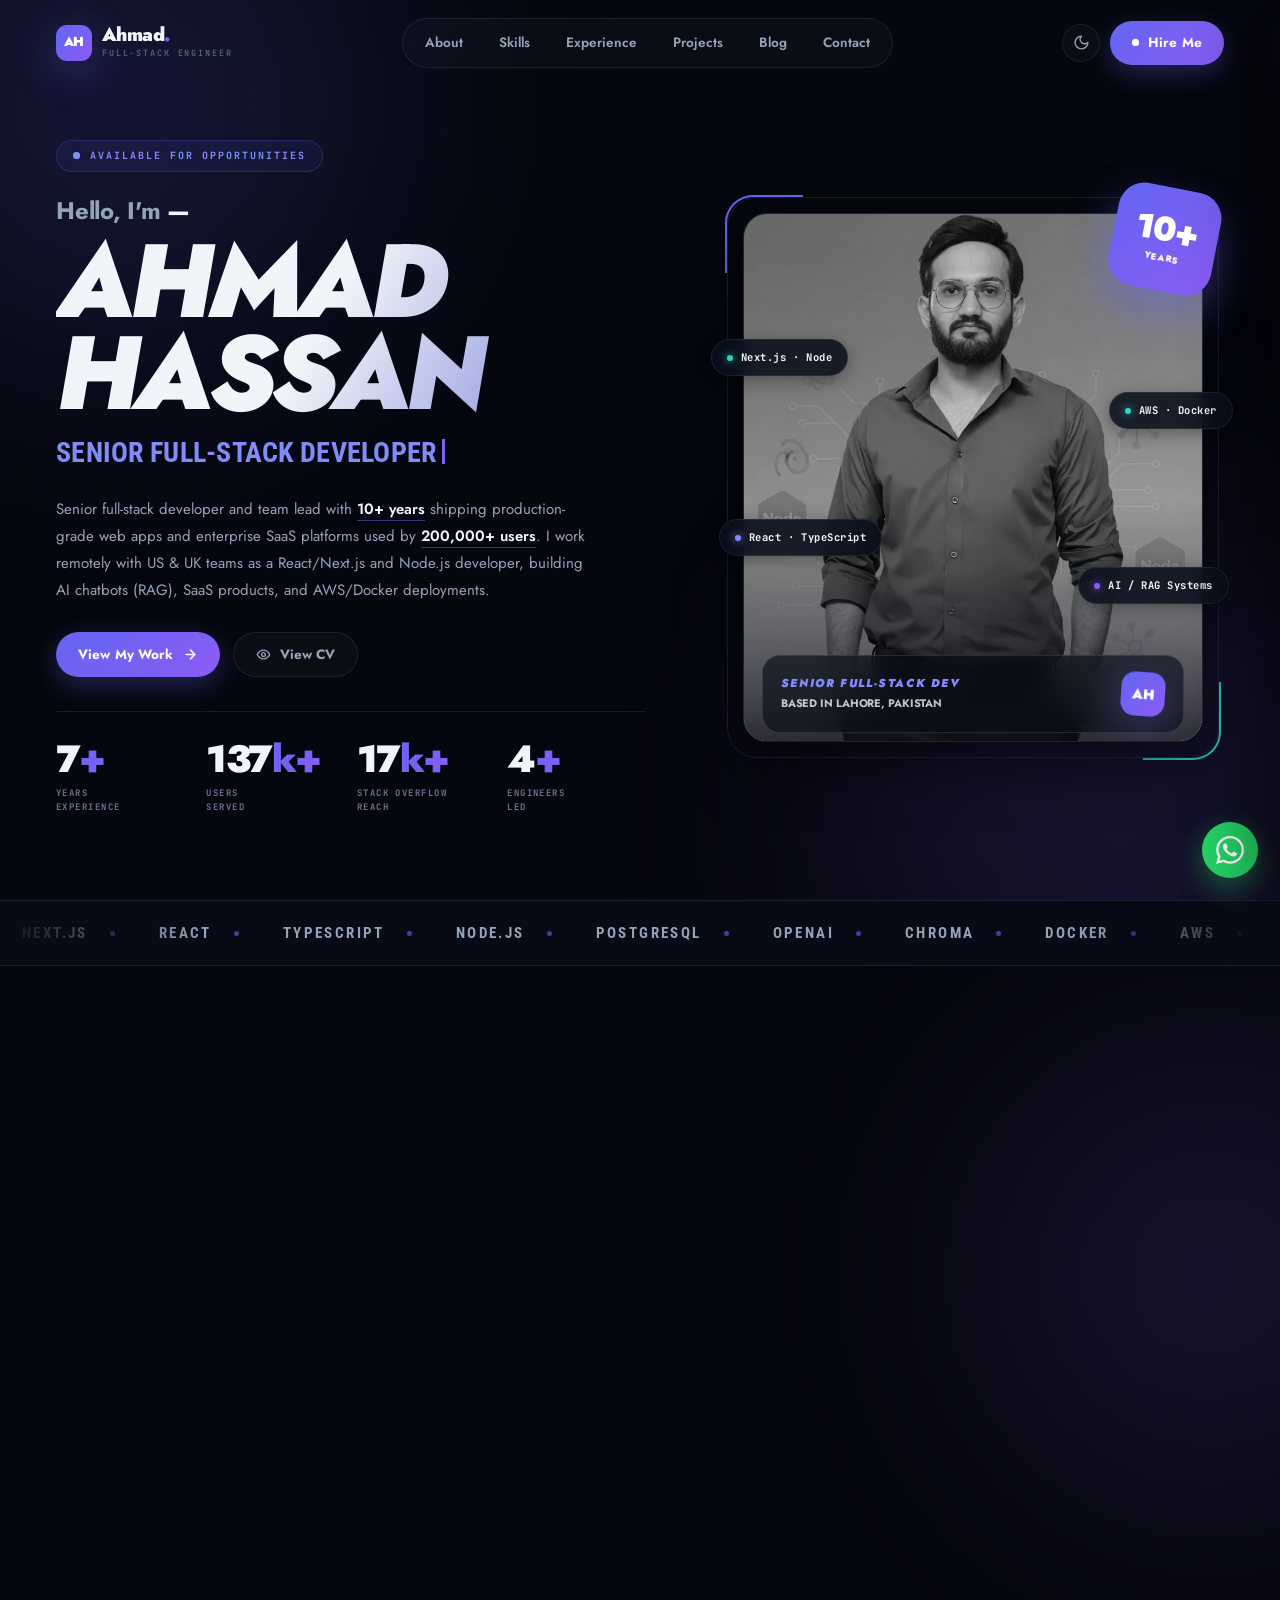
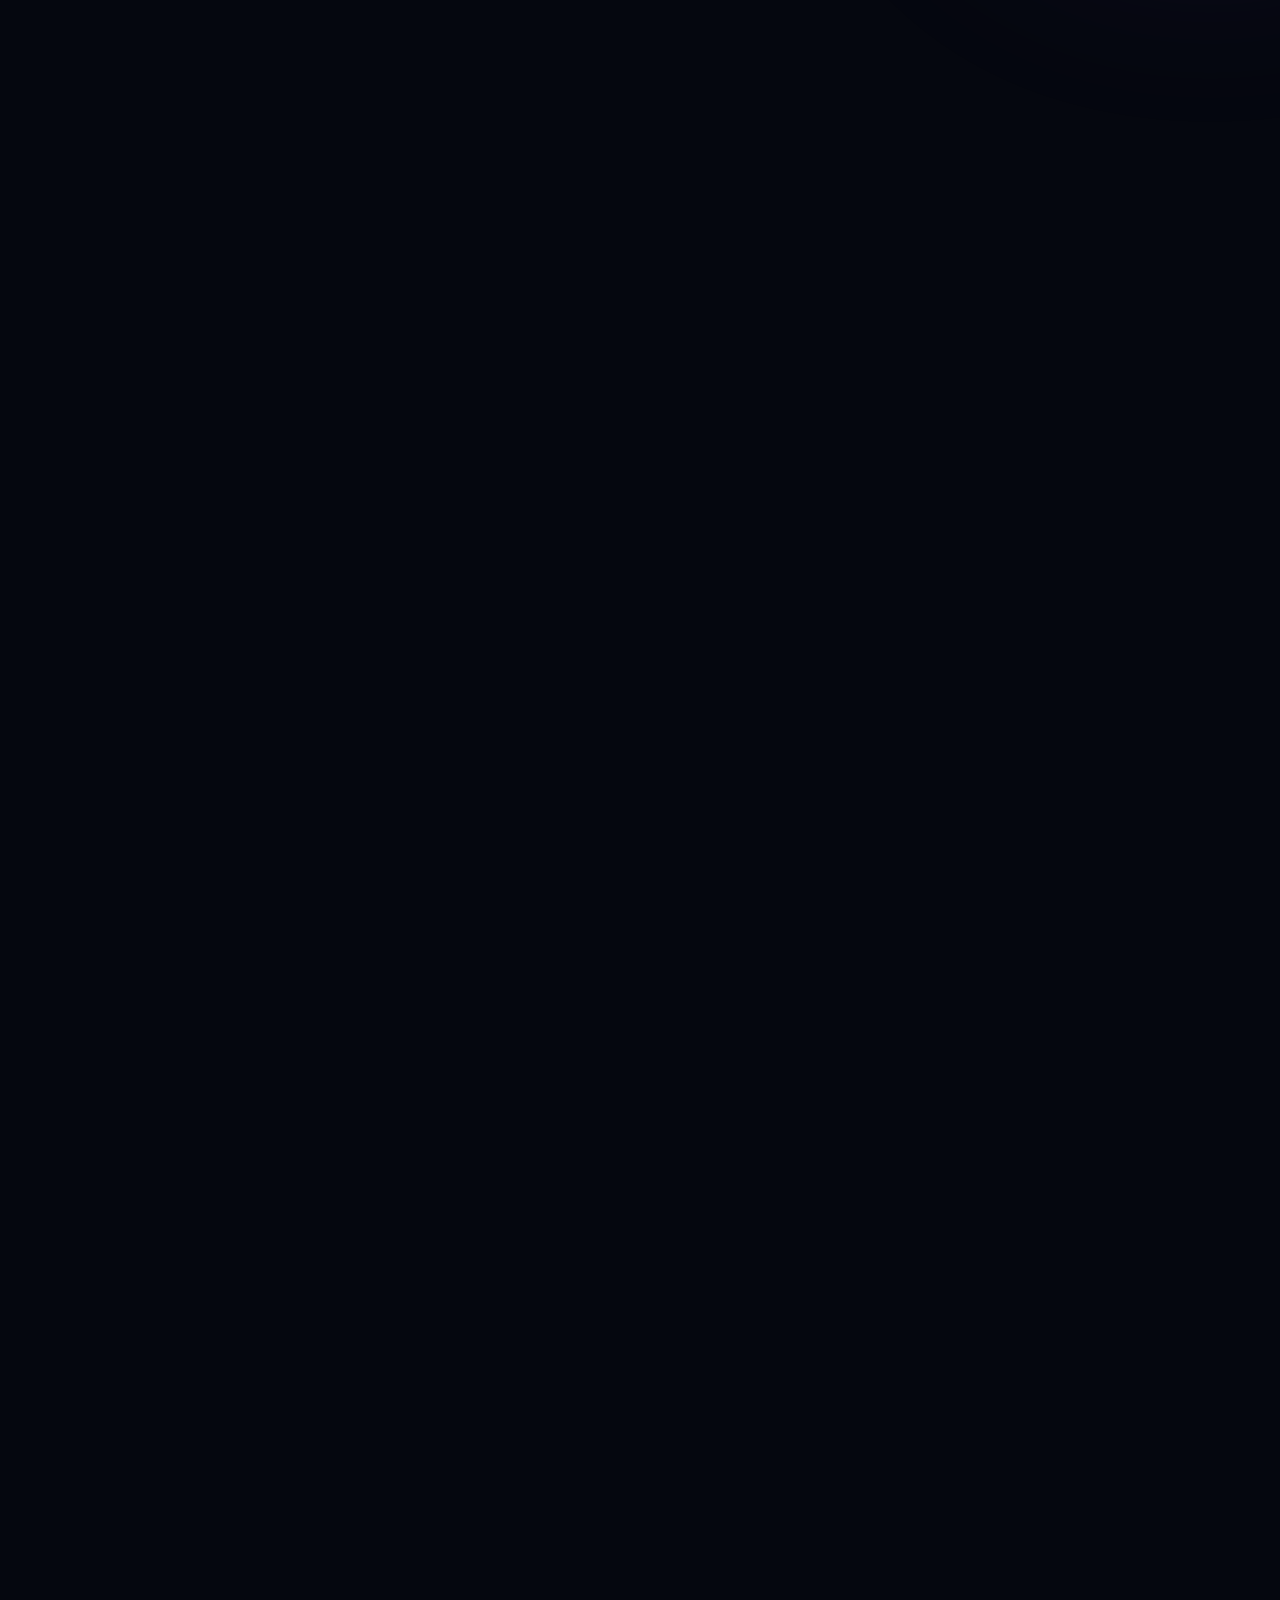
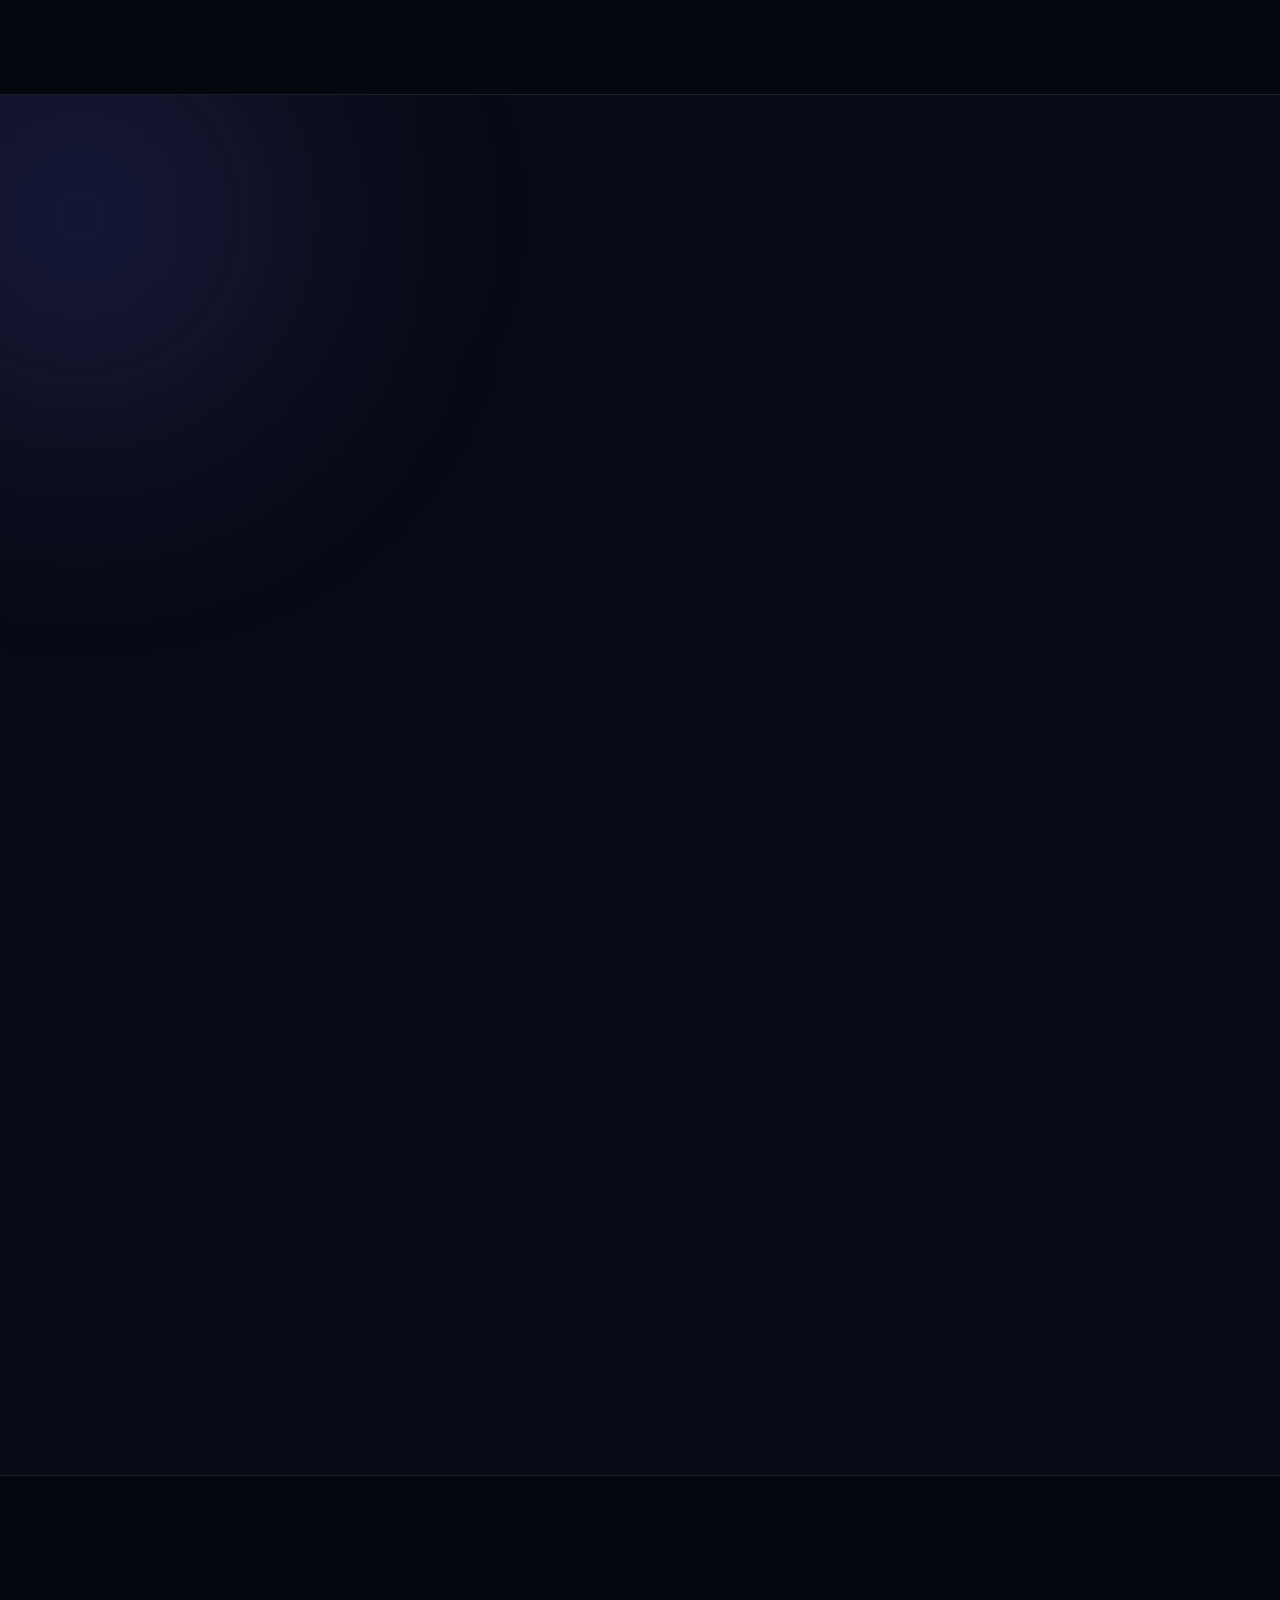
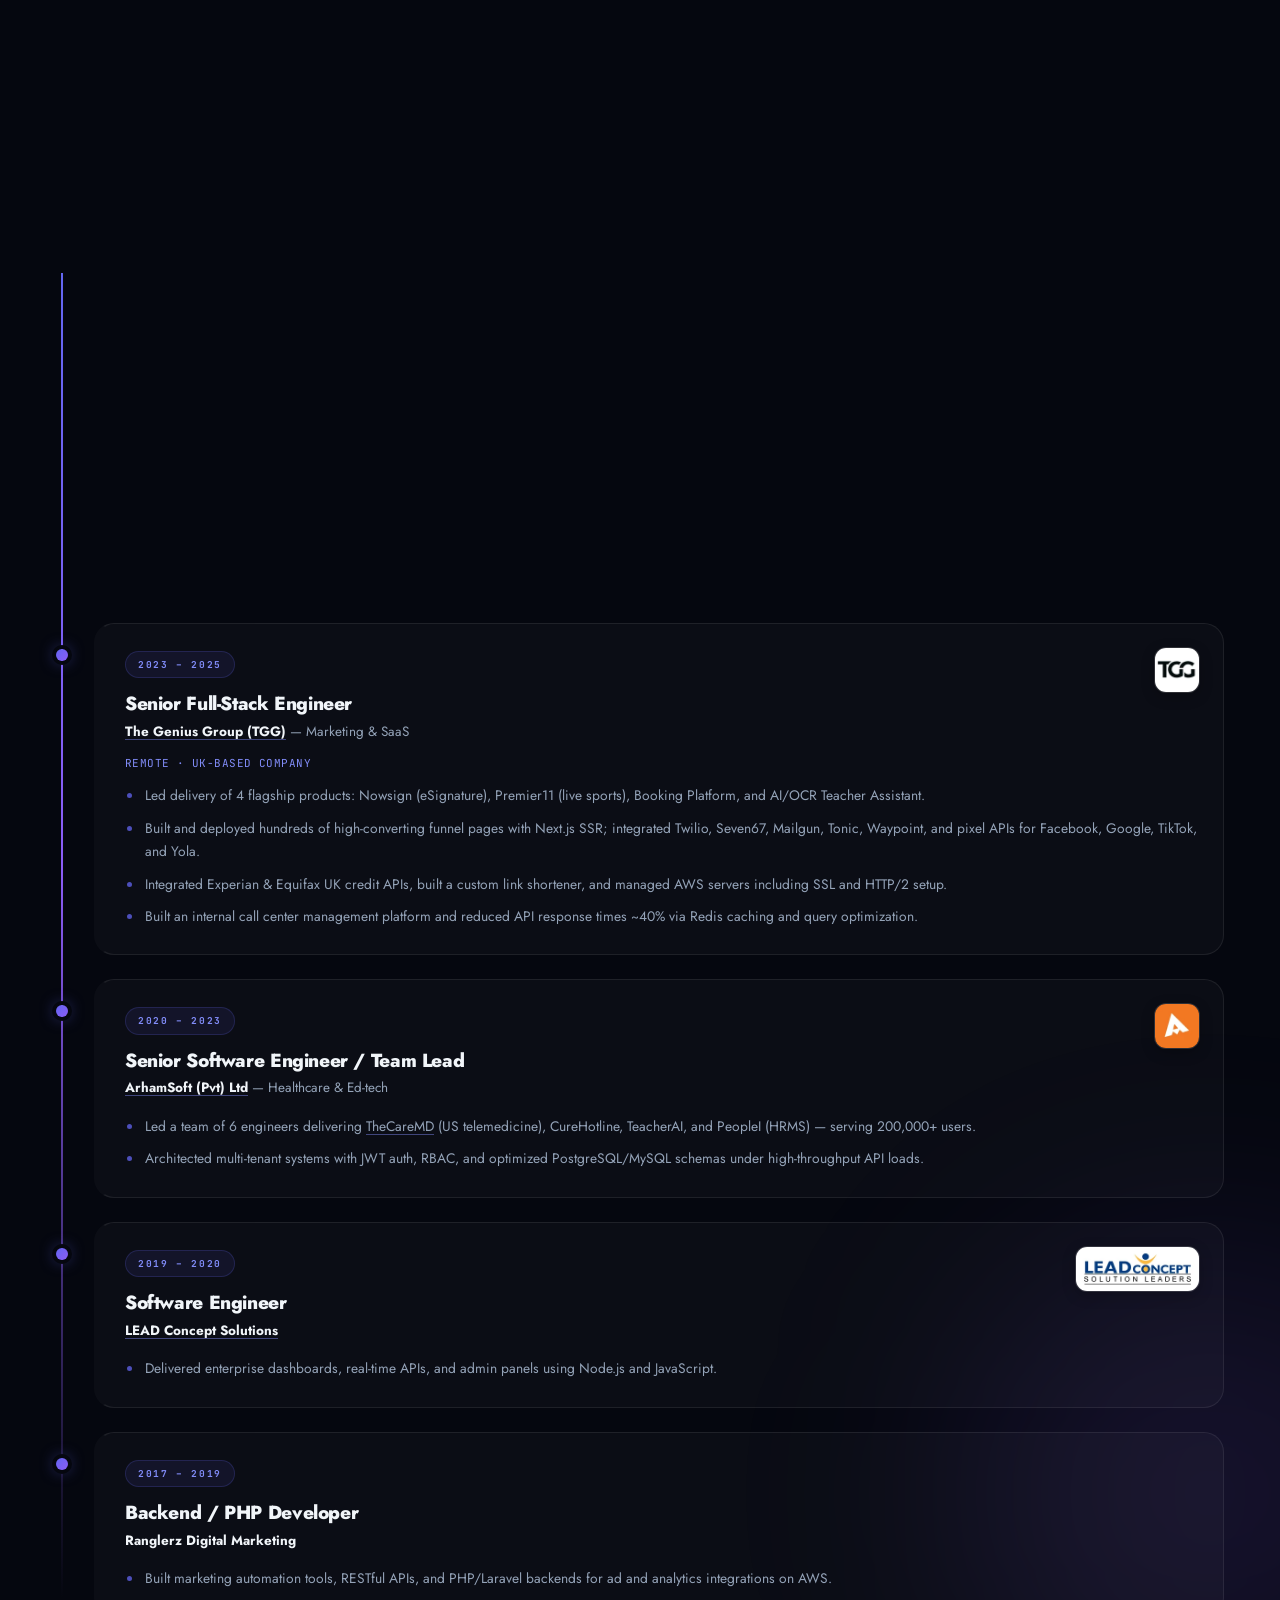
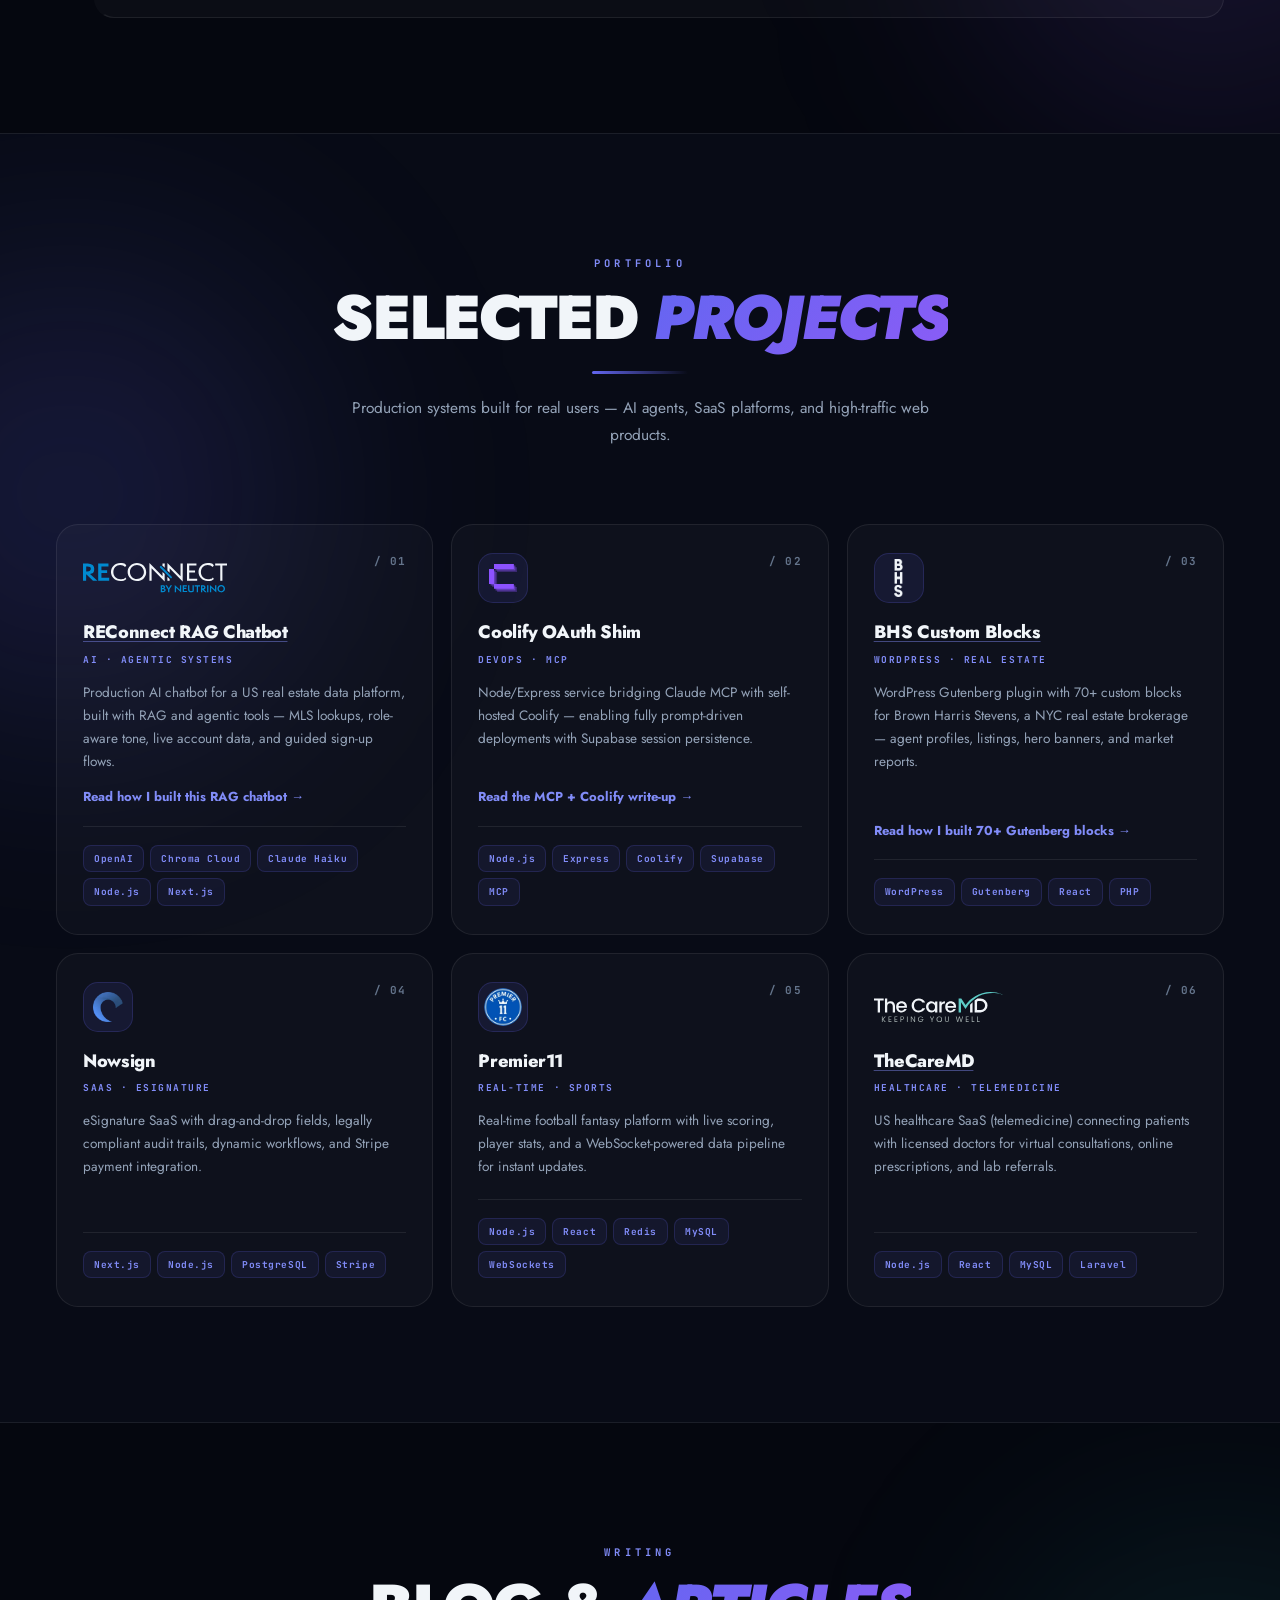
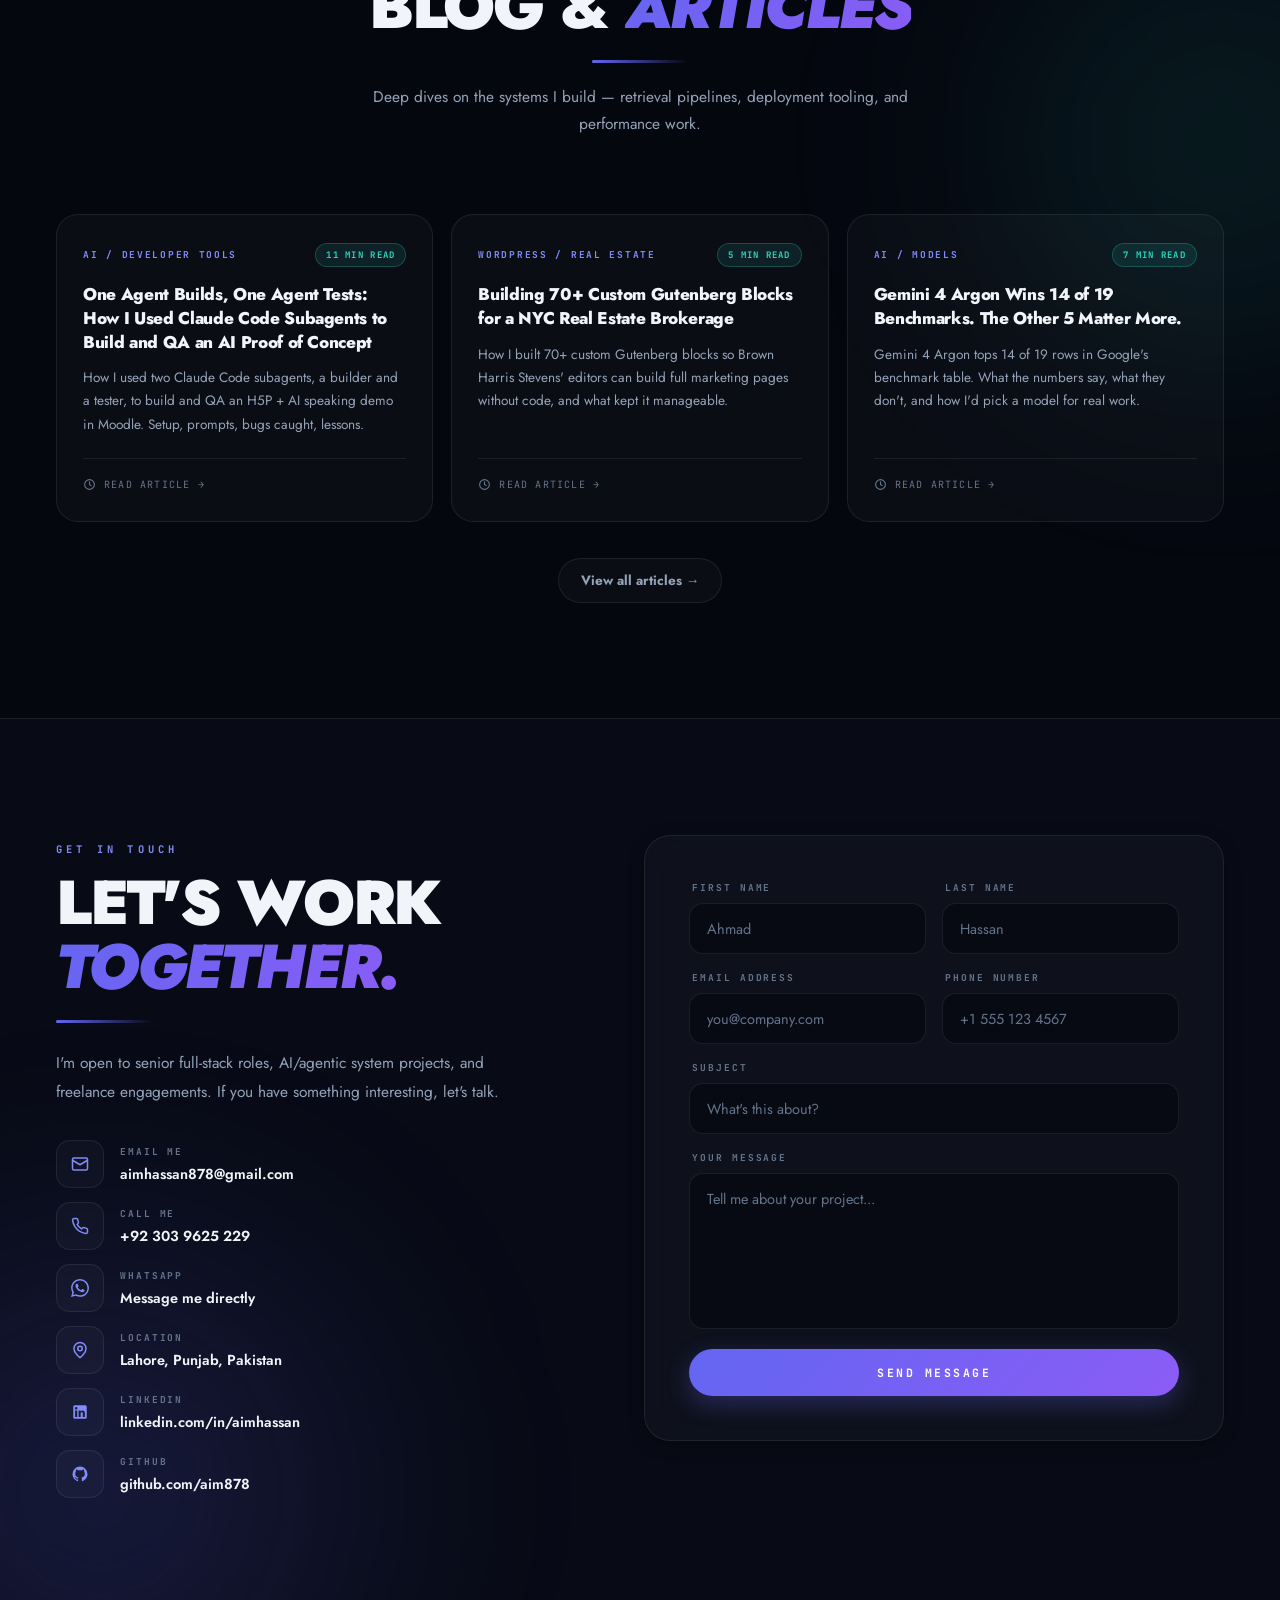
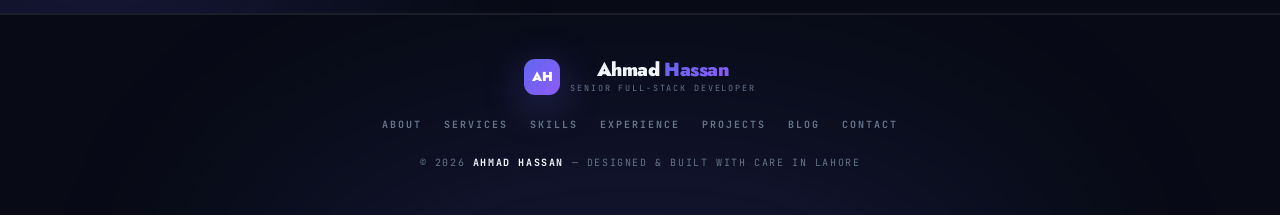
<file: index.html>
<!DOCTYPE html>
<html lang="en" data-theme="dark">
<head>
<meta charset="UTF-8">
<meta name="viewport" content="width=device-width, initial-scale=1.0">
<title>Ahmad Hassan | Senior Full-Stack Developer &amp; Team Lead</title>
<meta name="description" content="Ahmad Hassan — Senior Full-Stack Developer & Team Lead with 10+ years building production web apps, enterprise SaaS and AI/RAG systems.">
<link rel="canonical" href="https://www.ahmadhassan.pro/">
<link rel="alternate" type="application/rss+xml" title="Ahmad Hassan — Blog" href="/blog/rss.xml">
<link rel="icon" href="/favicon.ico" sizes="48x48">
<link rel="icon" href="/favicon.svg" type="image/svg+xml">
<link rel="apple-touch-icon" href="/apple-touch-icon.png">
<meta name="theme-color" content="#05070f">
<meta name="author" content="Ahmad Hassan">
<meta name="robots" content="index, follow">
<meta property="og:type" content="profile">
<meta property="og:url" content="https://www.ahmadhassan.pro/">
<meta property="og:title" content="Ahmad Hassan | Senior Full-Stack Developer &amp; Team Lead">
<meta property="og:description" content="Ahmad Hassan — Senior Full-Stack Developer &amp; Team Lead with 10+ years building production web apps, enterprise SaaS and AI/RAG systems.">
<meta property="og:image" content="https://www.ahmadhassan.pro/images/og-image.jpg">
<meta property="og:image:width" content="1200">
<meta property="og:image:height" content="630">
<meta property="og:image:alt" content="Ahmad Hassan — Senior Full-Stack Developer &amp; Team Lead">
<meta property="profile:first_name" content="Ahmad">
<meta property="profile:last_name" content="Hassan">
<meta name="twitter:card" content="summary_large_image">
<meta name="twitter:title" content="Ahmad Hassan | Senior Full-Stack Developer &amp; Team Lead">
<meta name="twitter:description" content="Ahmad Hassan — Senior Full-Stack Developer &amp; Team Lead with 10+ years building production web apps, enterprise SaaS and AI/RAG systems.">
<meta name="twitter:image" content="https://www.ahmadhassan.pro/images/og-image.jpg">
<script type="application/ld+json">
{
  "@context": "https://schema.org",
  "@graph": [
    {
      "@type": "ProfilePage",
      "@id": "https://www.ahmadhassan.pro/#profilepage",
      "url": "https://www.ahmadhassan.pro/",
      "name": "Ahmad Hassan | Senior Full-Stack Developer & Team Lead",
      "isPartOf": {
        "@id": "https://www.ahmadhassan.pro/#website"
      },
      "mainEntity": {
        "@id": "https://www.ahmadhassan.pro/#person"
      },
      "about": {
        "@id": "https://www.ahmadhassan.pro/#person"
      },
      "dateCreated": "2026-10-06T00:00:00+05:00",
      "dateModified": "2026-10-20T00:00:00+05:00",
      "inLanguage": "en"
    },
    {
      "@type": "Person",
      "@id": "https://www.ahmadhassan.pro/#person",
      "name": "Ahmad Hassan",
      "givenName": "Ahmad",
      "familyName": "Hassan",
      "url": "https://www.ahmadhassan.pro/",
      "image": {
        "@type": "ImageObject",
        "url": "https://www.ahmadhassan.pro/images/ah.webp",
        "width": 864,
        "height": 977,
        "caption": "Ahmad Hassan, Senior Full-Stack Developer"
      },
      "jobTitle": "Senior Full-Stack Developer & Team Lead",
      "description": "Ahmad Hassan is a senior full-stack developer and team lead in Lahore, Pakistan, with 10+ years building web apps, SaaS platforms and AI/RAG chatbots for US and UK companies.",
      "email": "mailto:aimhassan878@gmail.com",
      "telephone": "+923039625229",
      "address": {
        "@type": "PostalAddress",
        "addressLocality": "Lahore",
        "addressRegion": "Punjab",
        "addressCountry": "PK"
      },
      "nationality": {
        "@type": "Country",
        "name": "Pakistan"
      },
      "worksFor": {
        "@type": "Organization",
        "name": "SLTech",
        "url": "https://sltech.io/"
      },
      "alumniOf": {
        "@type": "CollegeOrUniversity",
        "name": "Qarshi University",
        "address": {
          "@type": "PostalAddress",
          "addressLocality": "Lahore",
          "addressCountry": "PK"
        }
      },
      "hasCredential": {
        "@type": "EducationalOccupationalCredential",
        "credentialCategory": "degree",
        "name": "B.S. Computer Science",
        "recognizedBy": {
          "@type": "CollegeOrUniversity",
          "name": "Qarshi University"
        }
      },
      "hasOccupation": {
        "@type": "Occupation",
        "name": "Senior Full-Stack Developer",
        "occupationLocation": {
          "@type": "Country",
          "name": "Pakistan"
        },
        "description": "Remote full-stack development and technical leadership for US and UK companies.",
        "skills": "React, Next.js, TypeScript, Node.js, Express.js, PostgreSQL, MySQL, Redis, PHP, Laravel, WordPress, RAG, LangChain, OpenAI API, Docker, AWS, CI/CD"
      },
      "knowsAbout": [
        "Full-Stack Development",
        "React",
        "Next.js",
        "TypeScript",
        "Node.js",
        "Express.js",
        "REST APIs",
        "GraphQL",
        "PostgreSQL",
        "MySQL",
        "MongoDB",
        "Redis",
        "PHP",
        "Laravel",
        "WordPress Gutenberg",
        "Retrieval-Augmented Generation (RAG)",
        "AI Chatbots",
        "LangChain",
        "OpenAI API",
        "Model Context Protocol (MCP)",
        "Multi-tenant SaaS",
        "Docker",
        "AWS",
        "CI/CD",
        "Performance Optimization",
        "Technical Leadership"
      ],
      "award": [
        "GitHub Arctic Code Vault Contributor",
        "Employee of the Month (multiple awards)"
      ],
      "sameAs": [
        "https://www.linkedin.com/in/aimhassan",
        "https://github.com/aim878",
        "https://stackoverflow.com/users/2775435"
      ],
      "makesOffer": [
        {
          "@type": "Offer",
          "itemOffered": {
            "@type": "Service",
            "name": "Full-Stack Web Development"
          }
        },
        {
          "@type": "Offer",
          "itemOffered": {
            "@type": "Service",
            "name": "Node.js API & Backend Development"
          }
        },
        {
          "@type": "Offer",
          "itemOffered": {
            "@type": "Service",
            "name": "AI Chatbot & RAG Development"
          }
        },
        {
          "@type": "Offer",
          "itemOffered": {
            "@type": "Service",
            "name": "DevOps & Deployment"
          }
        },
        {
          "@type": "Offer",
          "itemOffered": {
            "@type": "Service",
            "name": "Performance Optimization"
          }
        },
        {
          "@type": "Offer",
          "itemOffered": {
            "@type": "Service",
            "name": "Remote Team Lead / Senior Developer"
          }
        }
      ]
    },
    {
      "@type": "WebSite",
      "@id": "https://www.ahmadhassan.pro/#website",
      "url": "https://www.ahmadhassan.pro/",
      "name": "Ahmad Hassan",
      "alternateName": "Ahmad Hassan Portfolio",
      "description": "Portfolio and blog of Ahmad Hassan, Senior Full-Stack Developer & Team Lead.",
      "inLanguage": "en",
      "publisher": {
        "@id": "https://www.ahmadhassan.pro/#person"
      }
    }
  ]
}
</script>
<link rel="preconnect" href="https://fonts.googleapis.com">
<link rel="preconnect" href="https://fonts.gstatic.com" crossorigin>
<link href="https://fonts.googleapis.com/css2?family=Jost:ital,wght@0,300..900;1,300..900&family=Roboto+Condensed:wght@300..900&family=JetBrains+Mono:wght@400;500;700&display=swap" rel="stylesheet">
<style>
/* ══════════════════════════════════════════════
   DESIGN TOKENS
   ══════════════════════════════════════════════ */
:root {
  --bg:            #05070f;
  --bg-alt:        #080b16;
  --surface:       rgba(255,255,255,0.028);
  --surface-solid: #0b0f1c;
  --elev:          #10141f;
  --border:        rgba(255,255,255,0.08);
  --border-hi:     rgba(255,255,255,0.15);
  --text:          #f1f5f9;
  --muted:         #94a3b8;
  --faint:         #64748b;

  --indigo:        #6366f1;
  --indigo-lt:     #818cf8;
  --violet:        #8b5cf6;
  --teal:          #2dd4bf;
  --grad:          linear-gradient(135deg, #6366f1 0%, #8b5cf6 100%);
  --grad-text:     linear-gradient(120deg, var(--text) 0%, var(--text) 45%, rgba(129,140,248,.85) 100%);

  --shadow-sm:     0 4px 16px rgba(0,0,0,.35);
  --shadow:        0 24px 60px rgba(0,0,0,.5);
  --glow:          0 10px 40px rgba(99,102,241,.35);

  --mono:          'JetBrains Mono', ui-monospace, monospace;
  --cond:          'Roboto Condensed', 'Jost', sans-serif;
  --shell:         min(1440px, 100%);
  --pad:           clamp(20px, 5vw, 56px);
  --nav-h:         84px;
}
[data-theme="light"] {
  --bg:            #f5f6fb;
  --bg-alt:        #ffffff;
  --surface:       rgba(255,255,255,0.75);
  --surface-solid: #ffffff;
  --elev:          #ffffff;
  --border:        rgba(15,23,42,0.09);
  --border-hi:     rgba(99,102,241,0.35);
  --text:          #0b1120;
  --muted:         #5b6579;
  --faint:         #94a3b8;
  --shadow-sm:     0 4px 16px rgba(15,23,42,.06);
  --shadow:        0 20px 50px rgba(15,23,42,.10);
  --glow:          0 10px 40px rgba(99,102,241,.28);
}

/* ══════════════════════════════════════════════
   BASE
   ══════════════════════════════════════════════ */
* { margin:0; padding:0; box-sizing:border-box; }
html { scroll-behavior:smooth; scroll-padding-top:110px; -webkit-text-size-adjust:100%; }
body {
  font-family:'Jost', 'Segoe UI', sans-serif;
  background:var(--bg); color:var(--text);
  overflow-x:hidden; line-height:1.6;
  -webkit-font-smoothing:antialiased;
  transition:background .5s ease, color .5s ease;
}
body.locked { overflow:hidden; }
img { display:block; max-width:100%; }
a { text-decoration:none; color:inherit; }
button, input, textarea { font-family:inherit; }
::selection { background:rgba(99,102,241,.35); color:#fff; }

::-webkit-scrollbar { width:8px; }
::-webkit-scrollbar-track { background:var(--bg); }
::-webkit-scrollbar-thumb { background:linear-gradient(var(--indigo), var(--violet)); border-radius:8px; }

.shell { width:var(--shell); margin-inline:auto; padding-inline:var(--pad); }

/* Ambient blur orbs */
.orb { position:absolute; border-radius:50%; filter:blur(120px); pointer-events:none; z-index:0; }
.orb-i { background:rgba(99,102,241,.16); }
.orb-v { background:rgba(139,92,246,.13); }
.orb-t { background:rgba(45,212,191,.10); }
[data-theme="light"] .orb { opacity:.55; }

/* ══════════════════════════════════════════════
   PRELOADER
   ══════════════════════════════════════════════ */
#preloader {
  position:fixed; inset:0; z-index:9999;
  background:var(--bg);
  display:flex; flex-direction:column; align-items:center; justify-content:center; gap:26px;
  transition:transform 1s cubic-bezier(.76,0,.24,1), opacity .6s ease .3s;
}
#preloader.done { transform:translateY(-100%); opacity:0; pointer-events:none; }
.pl-mark {
  font-size:clamp(56px, 12vw, 108px); font-weight:900; letter-spacing:-.06em; line-height:1;
  background:var(--grad); -webkit-background-clip:text; background-clip:text; color:transparent;
  animation:plPulse 2s ease-in-out infinite;
}
@keyframes plPulse { 0%,100%{opacity:1;transform:scale(1)} 50%{opacity:.62;transform:scale(.975)} }
.pl-track { width:min(300px, 60vw); height:2px; background:var(--border); border-radius:2px; overflow:hidden; }
.pl-fill { height:100%; width:0%; background:var(--grad); border-radius:2px; transition:width .25s ease; }
.pl-meta { display:flex; align-items:center; gap:12px; font-family:var(--mono); font-size:11px; letter-spacing:.28em; text-transform:uppercase; color:var(--faint); }
.pl-pct { color:var(--indigo-lt); font-weight:700; }
.pl-note { font-family:var(--mono); font-size:10px; letter-spacing:.45em; text-transform:uppercase; color:var(--faint); opacity:.65; }

/* ══════════════════════════════════════════════
   SCROLL PROGRESS
   ══════════════════════════════════════════════ */
#progress {
  position:fixed; top:0; left:0; height:2px; width:0%;
  background:var(--grad); z-index:1000; transition:width .12s linear;
  box-shadow:0 0 12px rgba(99,102,241,.7);
}

/* ══════════════════════════════════════════════
   NAVBAR
   ══════════════════════════════════════════════ */
#nav {
  position:fixed; top:0; left:0; right:0; z-index:900;
  padding:18px 0; transition:padding .4s ease, background .4s ease, border-color .4s ease, backdrop-filter .4s;
  border-bottom:1px solid transparent;
}
#nav.stuck {
  padding:11px 0; background:color-mix(in srgb, var(--bg) 78%, transparent);
  backdrop-filter:blur(18px); -webkit-backdrop-filter:blur(18px);
  border-bottom-color:var(--border);
}
.nav-inner { display:flex; align-items:center; justify-content:space-between; gap:16px; min-width:0; }

.brand { display:flex; align-items:center; gap:10px; min-width:0; }
.brand-badge {
  width:36px; height:36px; border-radius:11px; background:var(--grad);
  display:grid; place-items:center; color:#fff; font-weight:900; font-size:13px; letter-spacing:-.02em;
  box-shadow:var(--glow); transition:transform .4s cubic-bezier(.34,1.56,.64,1), box-shadow .4s;
}
.brand:hover .brand-badge { transform:rotate(-8deg) scale(1.07); box-shadow:0 12px 32px rgba(99,102,241,.55); }
.brand-name { font-size:19px; font-weight:900; letter-spacing:-.03em; line-height:1; }
.brand-name em { font-style:normal; background:var(--grad); -webkit-background-clip:text; background-clip:text; color:transparent; }
.brand-sub { font-family:var(--mono); font-size:8.5px; letter-spacing:.22em; text-transform:uppercase; color:var(--faint); margin-top:3px; }

.pillnav { display:none; align-items:center; gap:2px; padding:5px; border-radius:999px;
  background:var(--surface); border:1px solid var(--border);
  backdrop-filter:blur(14px); -webkit-backdrop-filter:blur(14px); }
.pillnav a {
  position:relative; padding:8px 17px; border-radius:999px;
  font-size:13.5px; font-weight:600; color:var(--muted);
  transition:color .3s ease; white-space:nowrap;
}
.pillnav a:hover { color:var(--text); }
.pillnav a.active { color:#fff; }
[data-theme="light"] .pillnav a.active { color:#fff; }
.pillnav a .pill-bg {
  position:absolute; inset:0; border-radius:999px; background:var(--grad);
  box-shadow:0 6px 18px rgba(99,102,241,.4); opacity:0; transform:scale(.85);
  transition:opacity .35s ease, transform .35s cubic-bezier(.34,1.4,.64,1); z-index:-1;
}
.pillnav a.active .pill-bg { opacity:1; transform:scale(1); }

.nav-actions { display:flex; align-items:center; gap:10px; flex-shrink:0; }
.icon-btn {
  width:38px; height:38px; border-radius:999px; display:grid; place-items:center;
  border:1px solid var(--border); background:var(--surface); color:var(--muted);
  cursor:pointer; transition:all .3s ease; backdrop-filter:blur(10px);
}
.icon-btn:hover { color:var(--indigo-lt); border-color:var(--border-hi); transform:translateY(-2px); }
.icon-btn svg { width:17px; height:17px; }
#sun { display:none; }
[data-theme="light"] #sun { display:block; }
[data-theme="light"] #moon { display:none; }

.btn-grad {
  display:inline-flex; align-items:center; gap:9px;
  padding:11px 22px; border-radius:999px; background:var(--grad); color:#fff;
  font-size:13.5px; font-weight:700; letter-spacing:.01em;
  box-shadow:0 8px 24px rgba(99,102,241,.3);
  transition:transform .3s ease, box-shadow .3s ease; border:none; cursor:pointer;
}
.btn-grad:hover { transform:translateY(-2px); box-shadow:0 14px 34px rgba(99,102,241,.5); }
.btn-ghost {
  display:inline-flex; align-items:center; gap:9px;
  padding:11px 22px; border-radius:999px; border:1px solid var(--border);
  color:var(--muted); font-size:13.5px; font-weight:700; background:var(--surface);
  transition:all .3s ease; cursor:pointer;
}
.btn-ghost:hover { color:var(--indigo-lt); border-color:var(--border-hi); transform:translateY(-2px); }
.btn-grad svg, .btn-ghost svg { width:15px; height:15px; }

.ping { position:relative; display:inline-flex; width:7px; height:7px; flex-shrink:0; }
.ping i { position:absolute; inset:0; border-radius:50%; background:currentColor; opacity:.65; animation:ping 1.8s cubic-bezier(0,0,.2,1) infinite; }
.ping b { position:relative; width:7px; height:7px; border-radius:50%; background:currentColor; }
@keyframes ping { 75%,100% { transform:scale(2.4); opacity:0; } }

.burger {
  width:38px; height:38px; border-radius:999px; border:1px solid var(--border); background:var(--surface);
  display:flex; flex-direction:column; align-items:center; justify-content:center; gap:5px; cursor:pointer;
  transition:border-color .3s;
}
.burger:hover { border-color:var(--border-hi); }
.burger span { display:block; width:15px; height:1.6px; border-radius:2px; background:var(--text); transition:transform .35s ease, opacity .25s ease; }
.burger.open span:nth-child(1) { transform:translateY(6.6px) rotate(45deg); }
.burger.open span:nth-child(2) { opacity:0; }
.burger.open span:nth-child(3) { transform:translateY(-6.6px) rotate(-45deg); }

/* Mobile drawer */
#scrim { position:fixed; inset:0; background:rgba(0,0,0,.55); backdrop-filter:blur(4px); z-index:940; opacity:0; pointer-events:none; transition:opacity .45s ease; }
#scrim.open { opacity:1; pointer-events:auto; }
#drawer {
  position:fixed; top:0; right:0; bottom:0; width:min(310px, 84vw); z-index:950;
  background:var(--bg-alt); border-left:1px solid var(--border);
  transform:translateX(100%); transition:transform .5s cubic-bezier(.76,0,.24,1);
  display:flex; flex-direction:column; box-shadow:-30px 0 60px rgba(0,0,0,.4);
}
#drawer.open { transform:translateX(0); }
.dw-head { display:flex; align-items:center; justify-content:space-between; padding:22px 24px; border-bottom:1px solid var(--border); }
.dw-body { flex:1; overflow-y:auto; padding:24px 18px; }
.dw-label { font-family:var(--mono); font-size:9.5px; letter-spacing:.24em; text-transform:uppercase; color:var(--faint); padding:0 12px; margin-bottom:12px; }
.dw-body a {
  display:flex; align-items:center; gap:12px; padding:12px 14px; border-radius:12px;
  font-size:14.5px; font-weight:600; color:var(--muted); transition:all .25s ease;
}
.dw-body a:hover, .dw-body a.active { background:var(--surface); color:var(--text); }
.dw-body a i { width:6px; height:6px; border-radius:50%; background:var(--faint); flex-shrink:0; transition:background .25s; }
.dw-body a.active i { background:var(--indigo); box-shadow:0 0 10px var(--indigo); }
.dw-body a.active em { margin-left:auto; font-style:normal; font-family:var(--mono); font-size:9px; letter-spacing:.14em; text-transform:uppercase; color:var(--indigo-lt); }
.dw-foot { padding:22px 20px; border-top:1px solid var(--border); display:flex; flex-direction:column; gap:11px; }
.dw-foot .btn-grad, .dw-foot .btn-ghost { justify-content:center; }

/* ══════════════════════════════════════════════
   SECTION FURNITURE
   ══════════════════════════════════════════════ */
section { position:relative; padding:clamp(72px, 9vw, 128px) 0; overflow:hidden; }
.band { background:var(--bg-alt); border-block:1px solid var(--border); }

.eyebrow {
  display:inline-block; font-family:var(--mono); font-size:10.5px; font-weight:700;
  letter-spacing:.4em; text-transform:uppercase; color:var(--indigo-lt); margin-bottom:14px;
}
.head-title {
  font-size:clamp(32px, 5.6vw, 62px); font-weight:900; line-height:1.02;
  letter-spacing:-.035em; text-transform:uppercase;
}
.head-title em { font-style:italic; background:var(--grad); -webkit-background-clip:text; background-clip:text; color:transparent; }
.head-rule { width:96px; height:3px; border-radius:3px; background:linear-gradient(90deg, var(--indigo), transparent); margin-top:22px; }
.head-c { text-align:center; }
.head-c .head-rule { margin-inline:auto; }
.head-sub { color:var(--muted); font-size:15.5px; line-height:1.75; max-width:600px; margin-top:20px; }
.head-c .head-sub { margin-inline:auto; }
.head-wrap { margin-bottom:clamp(44px, 6vw, 76px); position:relative; z-index:1; }

/* ══════════════════════════════════════════════
   HERO
   ══════════════════════════════════════════════ */
#hero {
  min-height:100vh; display:flex; align-items:center;
  padding-top:calc(var(--nav-h) + 26px); padding-bottom:56px;
}
#hero .orb-1 { top:-160px; left:-140px; width:520px; height:520px; animation:float 14s ease-in-out infinite; }
#hero .orb-2 { bottom:-180px; right:-120px; width:560px; height:560px; animation:float 18s ease-in-out infinite reverse; }
@keyframes float { 0%,100%{transform:translate(0,0)} 50%{transform:translate(28px,-32px)} }

.hero-grid { display:grid; grid-template-columns:1fr; gap:clamp(48px, 6vw, 76px); align-items:center; position:relative; z-index:2; }

.chip-live {
  display:inline-flex; align-items:center; gap:10px; padding:7px 16px; border-radius:999px;
  background:rgba(99,102,241,.08); border:1px solid rgba(99,102,241,.22); color:var(--indigo-lt);
  font-family:var(--mono); font-size:10px; font-weight:700; letter-spacing:.2em; text-transform:uppercase;
}
.hero-hello { font-size:clamp(16px, 2.2vw, 24px); font-weight:700; color:var(--muted); letter-spacing:-.01em; margin-top:20px; }
.hero-name span { display:block; }
.hero-hello b { color:var(--text); font-weight:800; }
.hero-name {
  font-size:clamp(46px, 8.4vw, 104px); font-weight:900; font-style:italic; text-transform:uppercase;
  line-height:.88; letter-spacing:-.055em; margin:6px 0 4px;
  background:var(--grad-text); -webkit-background-clip:text; background-clip:text; color:transparent;
}
.hero-roles {
  font-family:var(--cond); font-size:clamp(17px, 2.5vw, 28px); font-weight:700;
  text-transform:uppercase; letter-spacing:.01em; color:var(--indigo-lt);
  min-height:1.5em; margin-top:12px;
}
.caret { display:inline-block; width:3px; height:.92em; background:var(--violet); margin-left:5px; vertical-align:-.08em; animation:blink .9s step-end infinite; }
@keyframes blink { 50% { opacity:0; } }
.hero-bio { color:var(--muted); font-size:15px; line-height:1.8; max-width:545px; margin-top:20px; }
.hero-bio strong { color:var(--text); font-weight:600; border-bottom:1px solid rgba(99,102,241,.5); }
.hero-cta { display:flex; flex-wrap:wrap; gap:13px; margin-top:28px; }

.hero-stats { display:grid; grid-template-columns:repeat(4, 1fr); gap:12px; margin-top:34px; padding-top:28px; border-top:1px solid var(--border); }
.stat-num { font-size:clamp(24px, 3.4vw, 38px); font-weight:900; letter-spacing:-.04em; line-height:1; }
.stat-num span { background:var(--grad); -webkit-background-clip:text; background-clip:text; color:transparent; }
.stat-label { font-family:var(--mono); font-size:9px; font-weight:700; letter-spacing:.16em; text-transform:uppercase; color:var(--faint); margin-top:9px; line-height:1.5; }

/* Hero photo */
.hero-visual { position:relative; display:flex; justify-content:center; }
.photo-wrap { position:relative; width:100%; max-width:460px; }
.photo-frame { position:absolute; inset:-16px; border:1px solid rgba(99,102,241,.22); border-radius:30px; transition:transform .6s cubic-bezier(.34,1.3,.64,1); }
.photo-wrap:hover .photo-frame { transform:scale(1.035); }
.corner { position:absolute; width:78px; height:78px; pointer-events:none; }
.corner.tl { top:-18px; left:-18px; border-top:2px solid var(--indigo); border-left:2px solid var(--indigo); border-top-left-radius:28px; }
.corner.br { bottom:-18px; right:-18px; border-bottom:2px solid var(--teal); border-right:2px solid var(--teal); border-bottom-right-radius:28px; }
.photo {
  position:relative; overflow:hidden; border-radius:24px; aspect-ratio:4/4.6;
  border:1px solid var(--border); background:var(--surface-solid); box-shadow:var(--shadow);
}
.photo img { width:100%; height:100%; object-fit:cover; object-position:top center;
  filter:grayscale(1) contrast(1.04); transform:scale(1.05);
  transition:filter 1s ease, transform 1s cubic-bezier(.22,1,.36,1); }
.photo-wrap:hover .photo img { filter:grayscale(0); transform:scale(1); }
.photo::after { content:''; position:absolute; inset:0; background:linear-gradient(to top, rgba(5,7,15,.82) 0%, rgba(5,7,15,.05) 46%, transparent 100%); }

.photo-card {
  position:absolute; left:18px; right:18px; bottom:18px; z-index:3;
  display:flex; align-items:center; justify-content:space-between; gap:14px;
  padding:16px 18px; border-radius:18px;
  background:rgba(8,11,22,.62); border:1px solid rgba(255,255,255,.11);
  backdrop-filter:blur(16px); -webkit-backdrop-filter:blur(16px);
  transform:translateY(10px); transition:transform .6s cubic-bezier(.22,1,.36,1);
}
.photo-wrap:hover .photo-card { transform:translateY(0); }
.pc-role { font-size:11.5px; font-weight:900; font-style:italic; letter-spacing:.14em; text-transform:uppercase; color:var(--indigo-lt); }
.pc-loc { font-size:11px; font-weight:700; letter-spacing:-.01em; text-transform:uppercase; color:rgba(255,255,255,.75); margin-top:3px; }
.pc-mark { width:44px; height:44px; border-radius:14px; background:var(--grad); display:grid; place-items:center;
  color:#fff; font-weight:900; font-size:14px; transform:rotate(4deg); box-shadow:var(--glow);
  transition:transform .5s cubic-bezier(.34,1.4,.64,1); flex-shrink:0; }
.photo-wrap:hover .pc-mark { transform:rotate(0); }

.years-badge {
  position:absolute; top:-26px; right:-14px; z-index:4;
  width:104px; height:104px; border-radius:26px; background:var(--grad); color:#fff;
  display:flex; flex-direction:column; align-items:center; justify-content:center;
  box-shadow:0 20px 44px rgba(99,102,241,.45); transform:rotate(11deg);
  transition:transform .6s cubic-bezier(.34,1.4,.64,1);
}
.photo-wrap:hover .years-badge { transform:rotate(0); }
.years-badge b { font-size:34px; font-weight:900; line-height:1; letter-spacing:-.04em; }
.years-badge span { font-size:9px; font-weight:900; letter-spacing:.08em; text-transform:uppercase; margin-top:4px; opacity:.92; }

.orbit-chip {
  position:absolute; z-index:4; display:flex; align-items:center; gap:8px;
  padding:9px 15px; border-radius:999px;
  background:color-mix(in srgb, var(--surface-solid) 88%, transparent);
  border:1px solid var(--border); box-shadow:var(--shadow-sm);
  font-family:var(--mono); font-size:10.5px; font-weight:700; letter-spacing:.05em; color:var(--text);
  backdrop-filter:blur(10px);
}
.orbit-chip i { width:6px; height:6px; border-radius:50%; background:var(--teal); box-shadow:0 0 9px var(--teal); }
.orbit-chip.a { left:-32px; top:24%; animation:bob 5s ease-in-out infinite; }
.orbit-chip.b { right:-26px; bottom:26%; animation:bob 6.5s ease-in-out infinite .8s; }
.orbit-chip.b i { background:var(--violet); box-shadow:0 0 9px var(--violet); }
.orbit-chip.c { left:-24px; top:58%; animation:bob 5.8s ease-in-out infinite .4s; }
.orbit-chip.c i { background:var(--indigo-lt); box-shadow:0 0 9px var(--indigo-lt); }
.orbit-chip.d { right:-30px; top:34%; animation:bob 6.2s ease-in-out infinite 1.2s; }
@keyframes bob { 0%,100%{transform:translateY(0)} 50%{transform:translateY(-13px)} }

/* ══════════════════════════════════════════════
   MARQUEE
   ══════════════════════════════════════════════ */
.marquee { border-block:1px solid var(--border); background:var(--bg-alt); padding:20px 0; overflow:hidden; position:relative; }
.marquee::before, .marquee::after { content:''; position:absolute; top:0; bottom:0; width:16%; z-index:2; pointer-events:none; }
.marquee::before { left:0; background:linear-gradient(90deg, var(--bg-alt), transparent); }
.marquee::after { right:0; background:linear-gradient(270deg, var(--bg-alt), transparent); }
.mq-track { display:flex; width:max-content; animation:slide 34s linear infinite; }
.marquee:hover .mq-track { animation-play-state:paused; }
@keyframes slide { to { transform:translateX(-50%); } }
.mq-item { display:flex; align-items:center; gap:22px; padding-inline:22px;
  font-family:var(--cond); font-size:15px; font-weight:700; letter-spacing:.16em; text-transform:uppercase; color:var(--muted); white-space:nowrap; }
.mq-item::after { content:''; width:5px; height:5px; border-radius:50%; background:var(--indigo); opacity:.6; }

/* ══════════════════════════════════════════════
   ABOUT
   ══════════════════════════════════════════════ */
#about .orb-1 { top:6%; right:-160px; width:460px; height:460px; }
.about-grid { display:grid; grid-template-columns:1fr; gap:clamp(52px, 6vw, 80px); align-items:center; position:relative; z-index:1; }
.about-lead { font-size:clamp(19px, 2.4vw, 27px); font-weight:700; line-height:1.4; letter-spacing:-.02em; margin-bottom:22px; }
.about-lead u { text-decoration:none; background:var(--grad); -webkit-background-clip:text; background-clip:text; color:transparent; }
.about-copy p { color:var(--muted); font-size:15px; line-height:1.85; margin-bottom:17px; }
.about-copy strong { color:var(--text); font-weight:600; border-bottom:1px solid rgba(99,102,241,.45); }

.stat-cards { display:grid; grid-template-columns:repeat(2, 1fr); gap:13px; margin-top:32px; }
.stat-card {
  padding:22px 20px; border-radius:18px; background:var(--surface); border:1px solid var(--border);
  transition:transform .4s cubic-bezier(.22,1,.36,1), border-color .4s, box-shadow .4s; position:relative; overflow:hidden;
}
.stat-card::before { content:''; position:absolute; top:0; left:0; right:0; height:2px; background:var(--grad); transform:scaleX(0); transform-origin:left; transition:transform .45s ease; }
.stat-card:hover { transform:translateY(-5px); border-color:var(--border-hi); box-shadow:var(--shadow-sm); }
.stat-card:hover::before { transform:scaleX(1); }
.sc-num { font-size:30px; font-weight:900; letter-spacing:-.04em; line-height:1; }
.sc-num span { background:var(--grad); -webkit-background-clip:text; background-clip:text; color:transparent; }
.sc-label { font-size:12.5px; color:var(--muted); margin-top:9px; line-height:1.5; }

.social-row { display:flex; flex-wrap:wrap; gap:11px; margin-top:30px; }
.social-btn {
  display:inline-flex; align-items:center; gap:9px; padding:10px 17px; border-radius:12px;
  background:var(--surface); border:1px solid var(--border); color:var(--muted);
  font-size:12.5px; font-weight:600; transition:all .3s ease;
}
.social-btn svg { width:15px; height:15px; fill:currentColor; }
.social-btn:hover { color:var(--indigo-lt); border-color:var(--border-hi); transform:translateY(-3px); box-shadow:var(--shadow-sm); }

.about-visual { position:relative; }
.about-photo { position:relative; border-radius:26px; overflow:hidden; aspect-ratio:4/4.7;
  border:1px solid var(--border); background:var(--surface-solid); box-shadow:var(--shadow); }
.about-photo img { width:100%; height:100%; object-fit:cover; object-position:top center;
  filter:grayscale(1); transform:scale(1.06); transition:filter 1s, transform 1s cubic-bezier(.22,1,.36,1); }
.about-visual:hover .about-photo img { filter:grayscale(0); transform:scale(1); }
.about-ring { position:absolute; inset:-18px; border:1px solid rgba(99,102,241,.2); border-radius:32px;
  transition:transform .6s cubic-bezier(.34,1.3,.64,1); }
.about-visual:hover .about-ring { transform:scale(1.04); }
.about-tags { position:absolute; left:16px; right:16px; bottom:16px; display:flex; flex-wrap:wrap; gap:7px; z-index:2; }
.about-tags span { font-family:var(--mono); font-size:9.5px; font-weight:700; letter-spacing:.1em; text-transform:uppercase;
  padding:6px 11px; border-radius:999px; background:rgba(8,11,22,.66); border:1px solid rgba(255,255,255,.12);
  color:#e2e8f0; backdrop-filter:blur(12px); }

/* ══════════════════════════════════════════════
   SKILLS
   ══════════════════════════════════════════════ */
#skills .orb-1 { top:-100px; left:-140px; width:440px; height:440px; }
.skill-grid { display:grid; grid-template-columns:1fr; gap:16px; position:relative; z-index:1; }
.skill-card {
  padding:26px 24px; border-radius:20px; background:var(--surface); border:1px solid var(--border);
  transition:transform .4s cubic-bezier(.22,1,.36,1), border-color .4s, box-shadow .4s;
  position:relative; overflow:hidden; display:flex; flex-direction:column;
}
.skill-card:hover { transform:translateY(-5px); border-color:var(--border-hi); box-shadow:var(--shadow-sm); }
.sk-top { display:flex; align-items:center; gap:14px; margin-bottom:16px; }
.sk-icon { width:46px; height:46px; border-radius:14px; display:grid; place-items:center; font-size:19px;
  background:rgba(99,102,241,.1); border:1px solid rgba(99,102,241,.2); flex-shrink:0;
  transition:transform .45s cubic-bezier(.34,1.5,.64,1); }
.skill-card:hover .sk-icon { transform:rotate(-8deg) scale(1.07); }
.sk-name { font-size:16px; font-weight:800; letter-spacing:-.01em; }
.sk-kind { font-family:var(--mono); font-size:10px; letter-spacing:.13em; text-transform:uppercase; color:var(--faint); margin-top:3px; }
.sk-pct { margin-left:auto; font-family:var(--mono); font-size:19px; font-weight:700;
  background:var(--grad); -webkit-background-clip:text; background-clip:text; color:transparent; }
.sk-desc { font-size:13.5px; color:var(--muted); line-height:1.7; margin-bottom:18px; flex:1; }
.sk-bar { height:7px; border-radius:999px; background:color-mix(in srgb, var(--text) 8%, transparent); padding:2px; }
.sk-fill { height:100%; width:0; border-radius:999px; background:var(--grad); transition:width 1.5s cubic-bezier(.22,1,.36,1); box-shadow:0 0 12px rgba(99,102,241,.5); }
.sk-scale { display:flex; justify-content:space-between; font-family:var(--mono); font-size:9px; font-weight:700;
  letter-spacing:.14em; text-transform:uppercase; color:var(--faint); margin-top:9px; }

.stack-block { margin-top:52px; position:relative; z-index:1; }
.stack-row + .stack-row { margin-top:24px; }
.stack-title { font-family:var(--mono); font-size:10px; font-weight:700; letter-spacing:.28em; text-transform:uppercase; color:var(--indigo-lt); margin-bottom:13px; }
.chips { display:flex; flex-wrap:wrap; gap:9px; }
.chip {
  padding:8px 15px; border-radius:11px; background:var(--surface); border:1px solid var(--border);
  font-size:12.5px; font-weight:600; color:var(--muted); cursor:default;
  transition:all .28s ease;
}
.chip:hover { color:var(--text); border-color:var(--border-hi); background:rgba(99,102,241,.09); transform:translateY(-3px); }

/* ══════════════════════════════════════════════
   EXPERIENCE
   ══════════════════════════════════════════════ */
#experience .orb-1 { bottom:0; right:-170px; width:480px; height:480px; }
.timeline { position:relative; padding-left:30px; z-index:1; }
.timeline::before { content:''; position:absolute; left:5px; top:6px; bottom:20px; width:1.5px;
  background:linear-gradient(to bottom, var(--indigo), var(--violet) 45%, transparent); }
.tl-item { position:relative; padding-bottom:24px; }
.tl-item:last-child { padding-bottom:0; }
.tl-node { position:absolute; left:-30px; top:26px; width:12px; height:12px; border-radius:50%;
  background:var(--grad); box-shadow:0 0 0 4px var(--bg), 0 0 16px rgba(99,102,241,.7); }
.tl-card {
  padding:26px 26px 26px 28px; border-radius:20px; background:var(--surface); border:1px solid var(--border);
  border-left:3px solid transparent; transition:transform .4s cubic-bezier(.22,1,.36,1), border-color .4s, box-shadow .4s;
}
.tl-card { position:relative; }
.tl-logo { display:block; height:44px; width:auto; border-radius:11px; margin-bottom:14px; box-shadow:0 0 0 1px var(--border-hi), 0 4px 14px rgba(0,0,0,.25); }
@media (min-width:640px) { .tl-logo { position:absolute; top:24px; right:24px; margin:0; } }
.tl-card:hover { transform:translateX(7px); border-color:var(--border-hi); border-left-color:var(--indigo); box-shadow:var(--shadow-sm); }
.tl-date { display:inline-block; font-family:var(--mono); font-size:9.5px; font-weight:700; letter-spacing:.17em;
  text-transform:uppercase; color:var(--indigo-lt); padding:5px 12px; border-radius:999px;
  background:rgba(99,102,241,.09); border:1px solid rgba(99,102,241,.2); margin-bottom:14px; }
.tl-role { font-size:19px; font-weight:800; letter-spacing:-.02em; line-height:1.25; }
.tl-org { font-size:13.5px; color:var(--muted); margin-top:5px; margin-bottom:16px; }
.tl-loc { font-family:var(--mono); font-size:11px; letter-spacing:.04em; text-transform:uppercase; color:var(--indigo-lt); margin:-4px 0 12px; }
.tl-org b { color:var(--text); font-weight:700; }
.ext-link { color:inherit; text-decoration:underline; text-decoration-color:rgba(129,140,248,.45); text-underline-offset:3px; transition:color .2s, text-decoration-color .2s; }
.ext-link:hover { color:var(--indigo-lt); text-decoration-color:currentColor; }
.tl-list { list-style:none; }
.tl-list li { position:relative; padding-left:20px; font-size:13.8px; color:var(--muted); line-height:1.7; margin-bottom:9px; }
.tl-list li:last-child { margin-bottom:0; }
.tl-list li::before { content:''; position:absolute; left:2px; top:9px; width:5px; height:5px; border-radius:50%; background:var(--indigo); opacity:.75; }

/* ══════════════════════════════════════════════
   PROJECTS
   ══════════════════════════════════════════════ */
#projects .orb-1 { top:10%; left:-160px; width:460px; height:460px; }
.card-grid { display:grid; grid-template-columns:1fr; gap:18px; position:relative; z-index:1; }
.pcard {
  position:relative; overflow:hidden; padding:28px 26px; border-radius:22px;
  background:var(--surface); border:1px solid var(--border);
  transition:transform .45s cubic-bezier(.22,1,.36,1), border-color .45s, box-shadow .45s;
  display:flex; flex-direction:column;
}
.pcard::before { content:''; position:absolute; inset:0; opacity:0; transition:opacity .5s;
  background:radial-gradient(420px circle at var(--mx,50%) var(--my,0%), rgba(99,102,241,.12), transparent 65%); }
.pcard:hover { transform:translateY(-8px); border-color:var(--border-hi); box-shadow:var(--shadow); }
.pcard:hover::before { opacity:1; }
.pcard > * { position:relative; }
.p-more { align-self:flex-start; margin:-6px 0 18px; font-size:13px; font-weight:700; color:var(--indigo-lt); }
.p-more:hover { text-decoration:underline; text-underline-offset:3px; }
.bhs-logo { display:block; width:9px; height:38px; background:currentColor; color:var(--text);
  -webkit-mask:url(images/bhs-logo.png) center/contain no-repeat; mask:url(images/bhs-logo.png) center/contain no-repeat; }
.ns-logo { width:30px; height:30px; }
.p11-logo { width:38px; height:38px; border-radius:50%; }
.coolify-logo { width:28px; height:28px; display:block; }
.p-logo { height:50px; display:flex; align-items:center; color:var(--text); }
.p-brand { height:30px; width:auto; display:block; }
.p-head { display:flex; align-items:flex-start; justify-content:space-between; gap:14px; margin-bottom:18px; }
.p-icon { width:50px; height:50px; border-radius:15px; display:grid; place-items:center; font-size:22px;
  background:rgba(99,102,241,.1); border:1px solid rgba(99,102,241,.2);
  transition:transform .5s cubic-bezier(.34,1.5,.64,1); }
.pcard:hover .p-icon { transform:rotate(-9deg) scale(1.08); }
.p-index { font-family:var(--mono); font-size:11px; font-weight:700; letter-spacing:.1em; color:var(--faint); }
.p-name { font-size:18px; font-weight:800; letter-spacing:-.02em; line-height:1.3; }
.p-kind { font-family:var(--mono); font-size:9.5px; font-weight:700; letter-spacing:.16em; text-transform:uppercase; color:var(--indigo-lt); margin-top:7px; }
#services .p-desc a { color:var(--indigo-lt); text-decoration:underline; text-underline-offset:3px; }
#services .p-desc { margin-bottom:0; }
.p-desc { font-size:13.6px; color:var(--muted); line-height:1.7; margin:14px 0 20px; flex:1; }
.p-stack { display:flex; flex-wrap:wrap; gap:6px; padding-top:18px; border-top:1px solid var(--border); }
.p-stack span { font-family:var(--mono); font-size:9.5px; font-weight:700; letter-spacing:.06em;
  padding:5px 10px; border-radius:8px; background:rgba(99,102,241,.08);
  border:1px solid rgba(99,102,241,.18); color:var(--indigo-lt); }

/* CV preview */
#cvModal { border:0; padding:0; background:transparent; color:var(--text); width:min(920px, calc(100vw - 48px)); height:min(92vh, 1200px); max-width:none; max-height:none; margin:auto; }
#cvModal::backdrop { background:rgba(3,5,12,.72); backdrop-filter:blur(6px); -webkit-backdrop-filter:blur(6px); }
#cvModal[open] { animation:cvIn .35s cubic-bezier(.22,1,.36,1); }
@keyframes cvIn { from { opacity:0; transform:translateY(18px) scale(.98); } }
.cv-box { display:flex; flex-direction:column; height:100%; border-radius:20px; overflow:hidden;
  background:var(--elev); border:1px solid var(--border); box-shadow:var(--shadow); }
.cv-bar { display:flex; align-items:center; gap:10px; padding:12px 14px 12px 20px; border-bottom:1px solid var(--border); }
.cv-title { font-weight:800; font-size:15px; letter-spacing:-.01em; margin-right:auto; }
.cv-title span { display:block; font-family:var(--mono); font-size:9.5px; font-weight:500; letter-spacing:.16em; text-transform:uppercase; color:var(--faint); margin-top:2px; }
.cv-bar .btn-grad, .cv-bar .btn-ghost { padding:9px 16px; font-size:13px; }
.cv-pages { flex:1; overflow-y:auto; overscroll-behavior:contain; padding:22px; display:flex; flex-direction:column; align-items:center; gap:18px;
  background:var(--bg-alt); scrollbar-width:thin; scrollbar-color:rgba(129,140,248,.55) transparent; }
.cv-pages::-webkit-scrollbar { width:6px; }
.cv-pages::-webkit-scrollbar-track { background:transparent; }
.cv-pages::-webkit-scrollbar-thumb { background:rgba(129,140,248,.5); border-radius:6px; }
.cv-pages::-webkit-scrollbar-thumb:hover { background:var(--indigo-lt); }
.cv-pages canvas { width:100%; max-width:820px; height:auto; background:#fff; border-radius:6px; box-shadow:0 10px 30px rgba(0,0,0,.35); }
.cv-status { margin:auto; color:var(--muted); font-size:14px; text-align:center; }
.cv-status a { color:var(--indigo-lt); text-decoration:underline; }
@media (max-width:640px) {
  #cvModal { inset:0; margin:0; width:100%; height:100%; max-width:100%; max-height:100%; }
  .cv-title { font-size:14px; }
  .cv-title span { display:none; }
  .cv-box { border-radius:0; border:0; }
  .cv-bar { padding:10px 10px 10px 16px; }
  .cv-bar .cv-open { display:none; }
  .cv-pages { padding:12px; gap:12px; }
}

/* ══════════════════════════════════════════════
   BLOG
   ══════════════════════════════════════════════ */
.bcard {
  position:relative; overflow:hidden; padding:28px 26px; border-radius:22px;
  background:var(--surface); border:1px solid var(--border); display:flex; flex-direction:column;
  transition:transform .45s cubic-bezier(.22,1,.36,1), border-color .45s, box-shadow .45s;
}
.bcard:hover { transform:translateY(-8px); border-color:var(--border-hi); box-shadow:var(--shadow); }
.b-top { display:flex; align-items:center; justify-content:space-between; gap:12px; margin-bottom:16px; }
.b-cat { font-family:var(--mono); font-size:9.5px; font-weight:700; letter-spacing:.18em; text-transform:uppercase; color:var(--indigo-lt); }
.b-flag { font-family:var(--mono); font-size:9px; font-weight:700; letter-spacing:.14em; text-transform:uppercase;
  padding:4px 10px; border-radius:999px; background:rgba(45,212,191,.1); border:1px solid rgba(45,212,191,.25); color:var(--teal); }
.b-title { font-size:17px; font-weight:800; line-height:1.4; letter-spacing:-.02em; margin-bottom:12px; }
.b-excerpt { font-size:13.6px; color:var(--muted); line-height:1.7; flex:1; }
.b-foot { display:flex; align-items:center; gap:8px; margin-top:22px; padding-top:18px; border-top:1px solid var(--border);
  font-family:var(--mono); font-size:10px; letter-spacing:.12em; text-transform:uppercase; color:var(--faint); }
.b-foot svg { width:13px; height:13px; }
.bcard:hover .b-foot { color:var(--indigo-lt); }
.blog-more { display:flex; justify-content:center; margin-top:36px; }

/* ══════════════════════════════════════════════
   CONTACT
   ══════════════════════════════════════════════ */
#contact .orb-1 { bottom:-120px; left:-140px; width:480px; height:480px; }
.contact-grid { display:grid; grid-template-columns:1fr; gap:clamp(44px, 5vw, 68px); align-items:start; position:relative; z-index:1; }
.ct-lead { color:var(--muted); font-size:15.5px; line-height:1.85; max-width:460px; margin-bottom:34px; }
.ct-rows { display:flex; flex-direction:column; gap:14px; }
.ct-row { display:flex; align-items:center; gap:16px; }
.ct-ico { width:48px; height:48px; border-radius:14px; display:grid; place-items:center; flex-shrink:0;
  background:var(--surface); border:1px solid var(--border); color:var(--indigo-lt);
  transition:all .35s ease; }
.ct-ico svg { width:18px; height:18px; }
.ct-row:hover .ct-ico { background:var(--grad); color:#fff; border-color:transparent; transform:translateY(-3px); box-shadow:var(--glow); }
.ct-key { font-family:var(--mono); font-size:9.5px; font-weight:700; letter-spacing:.2em; text-transform:uppercase; color:var(--faint); }
.ct-val { font-size:14.5px; font-weight:600; margin-top:3px; transition:color .3s; word-break:break-word; }
.ct-row:hover .ct-val { color:var(--indigo-lt); }

.form-card { padding:clamp(24px, 4vw, 44px); border-radius:26px; background:var(--surface);
  border:1px solid var(--border); backdrop-filter:blur(14px); box-shadow:var(--shadow-sm); }
.f-grid { display:grid; grid-template-columns:1fr; gap:16px; }
.field { display:flex; flex-direction:column; gap:8px; }
.field label { font-family:var(--mono); font-size:9.5px; font-weight:700; letter-spacing:.2em; text-transform:uppercase; color:var(--faint); padding-left:3px; }
.field input, .field textarea {
  width:100%; padding:14px 17px; border-radius:14px; resize:none;
  background:color-mix(in srgb, var(--bg) 62%, transparent); border:1px solid var(--border);
  color:var(--text); font-size:14.5px; outline:none;
  transition:border-color .3s, box-shadow .3s, background .3s;
}
.field input::placeholder, .field textarea::placeholder { color:var(--faint); }
.field input:focus, .field textarea:focus { border-color:rgba(99,102,241,.55); box-shadow:0 0 0 4px rgba(99,102,241,.1); }
.form-card .btn-grad { width:100%; justify-content:center; padding:16px; font-family:var(--mono);
  font-size:11.5px; font-weight:700; letter-spacing:.22em; text-transform:uppercase; margin-top:20px; }

#toast {
  position:fixed; right:22px; bottom:90px; z-index:990;
  display:flex; align-items:center; gap:14px; padding:16px 20px; border-radius:16px;
  background:var(--elev); border:1px solid var(--border); box-shadow:var(--shadow);
  transform:translateY(140%); opacity:0; transition:transform .6s cubic-bezier(.34,1.3,.64,1), opacity .4s;
  max-width:min(340px, calc(100vw - 44px));
}
#toast.show { transform:translateY(0); opacity:1; }
#toast.err .toast-ico { background:rgba(244,63,94,.12); color:#f43f5e; }
.toast-ico { width:38px; height:38px; border-radius:12px; background:rgba(45,212,191,.12); color:var(--teal);
  display:grid; place-items:center; flex-shrink:0; }
.toast-ico svg { width:19px; height:19px; }
.toast-title { font-size:14px; font-weight:800; }
.toast-body { font-size:12.5px; color:var(--muted); margin-top:2px; line-height:1.5; }

/* ══════════════════════════════════════════════
   FOOTER
   ══════════════════════════════════════════════ */
footer { background:var(--bg-alt); border-top:1px solid var(--border); padding:44px 0; position:relative; overflow:hidden; }
footer .orb-1 { bottom:-260px; left:50%; transform:translateX(-50%); width:760px; height:320px; }
.foot-inner { display:flex; flex-direction:column; align-items:center; gap:22px; text-align:center; position:relative; z-index:1; }
.foot-links { display:flex; flex-wrap:wrap; justify-content:center; gap:22px; }
.foot-links a { font-family:var(--mono); font-size:10px; font-weight:700; letter-spacing:.2em;
  text-transform:uppercase; color:var(--faint); transition:color .3s; }
.foot-links a:hover { color:var(--indigo-lt); }
.foot-note { font-family:var(--mono); font-size:10px; letter-spacing:.16em; text-transform:uppercase; color:var(--faint); }
.foot-note b { color:var(--text); font-weight:700; }

#wa {
  position:fixed; right:22px; bottom:22px; z-index:885;
  width:56px; height:56px; border-radius:999px; display:grid; place-items:center;
  background:#25d366; color:#fff; box-shadow:0 10px 28px rgba(37,211,102,.4);
  transition:transform .3s cubic-bezier(.34,1.4,.64,1), box-shadow .3s;
}
#wa:hover { transform:translateY(-3px) scale(1.05); box-shadow:0 14px 34px rgba(37,211,102,.55); }
#wa svg { width:28px; height:28px; }
#wa .wa-tip {
  position:absolute; right:calc(100% + 12px); top:50%; transform:translateY(-50%) translateX(6px);
  white-space:nowrap; padding:8px 13px; border-radius:10px; font-size:13px; font-weight:600;
  background:var(--elev); color:var(--text); border:1px solid var(--border); box-shadow:var(--shadow-sm);
  opacity:0; pointer-events:none; transition:opacity .25s, transform .25s;
}
#wa:hover .wa-tip, #wa:focus-visible .wa-tip { opacity:1; transform:translateY(-50%); }
#totop {
  position:fixed; right:27px; bottom:90px; z-index:880;
  width:46px; height:46px; border-radius:999px; border:1px solid var(--border);
  background:var(--elev); color:var(--muted); display:grid; place-items:center; cursor:pointer;
  opacity:0; pointer-events:none; transform:translateY(16px) scale(.85);
  transition:all .4s cubic-bezier(.34,1.4,.64,1); box-shadow:var(--shadow-sm);
}
#totop.show { opacity:1; pointer-events:auto; transform:none; }
#totop:hover { background:var(--grad); color:#fff; border-color:transparent; box-shadow:var(--glow); }
#totop svg { width:17px; height:17px; }

/* ══════════════════════════════════════════════
   REVEAL ANIMATIONS
   ══════════════════════════════════════════════ */
.rv { opacity:0; transform:translateY(34px); transition:opacity .9s cubic-bezier(.16,1,.3,1), transform .9s cubic-bezier(.16,1,.3,1); transition-delay:var(--d, 0s); }
.rv-l { transform:translateX(-42px); }
.rv-r { transform:translateX(42px); }
.rv-s { transform:scale(.93); }
.rv.in { opacity:1; transform:none; }

/* ══════════════════════════════════════════════
   RESPONSIVE
   ══════════════════════════════════════════════ */
@media (min-width:640px) {
  .f-grid { grid-template-columns:1fr 1fr; }
  .field.wide { grid-column:1 / -1; }
}
@media (min-width:768px) {
  .card-grid { grid-template-columns:repeat(2, 1fr); }
  .skill-grid { grid-template-columns:repeat(2, 1fr); }
  .stat-cards { gap:16px; }
}
@media (min-width:1024px) {
  .pillnav { display:flex; }
  .burger { display:none; }
  .hero-grid { grid-template-columns:1.08fr .92fr; }
  .about-grid { grid-template-columns:.92fr 1.08fr; }
  .contact-grid { grid-template-columns:.95fr 1.05fr; }
  .card-grid { grid-template-columns:repeat(3, 1fr); }
  .timeline { padding-left:38px; }
  .tl-node { left:-38px; }
}
@media (min-width:1280px) {
  .skill-grid { grid-template-columns:repeat(3, 1fr); }
}
@media (max-width:1023px) {
  #hero { min-height:auto; text-align:center; }
  .hero-bio { margin-inline:auto; }
  .hero-cta { justify-content:center; }
  .head-wrap { text-align:center; }
  .head-wrap .head-rule { margin-inline:auto; }
  .head-sub { margin-inline:auto; }
  .social-row { justify-content:center; }
  .about-visual { max-width:430px; margin-inline:auto; width:100%; }
  .about-copy, .ct-lead { margin-inline:auto; }
  .ct-rows { align-items:center; }
  .ct-row { width:100%; max-width:400px; text-align:left; }
}
@media (max-width:767px) {
  #hireBtn { display:none; }
}
@media (max-width:560px) {
  .hero-stats { grid-template-columns:repeat(2, 1fr); gap:22px 12px; }
  .stat-cards { grid-template-columns:1fr 1fr; }
  .years-badge { width:82px; height:82px; border-radius:20px; top:-18px; right:-6px; }
  .years-badge b { font-size:26px; }
  .orbit-chip.a { left:-8px; }
  .orbit-chip.b { right:-6px; }
  .orbit-chip.c { left:-8px; }
  .orbit-chip.d { right:-6px; }
  #wa { right:14px; bottom:14px; }
  #toast { right:14px; bottom:80px; }
  #totop { right:19px; bottom:80px; }
  #wa .wa-tip { display:none; }
}
@media (max-width:400px) {
  .brand-sub { display:none; }
  .brand-name { font-size:17px; }
}

@media (prefers-reduced-motion: reduce) {
  *, *::before, *::after { animation-duration:.01ms !important; animation-iteration-count:1 !important; transition-duration:.01ms !important; }
  html { scroll-behavior:auto; }
  .rv { opacity:1; transform:none; }
}
</style>
<noscript><style>
  #preloader { display:none; }
  .rv { opacity:1; transform:none; }
  .sk-fill { width:var(--fallback-w, 100%); }
</style></noscript>
</head>
<body>

<!-- ═══ PRELOADER ═══ -->
<div id="preloader">
  <div class="pl-mark">AH.</div>
  <div class="pl-track"><div class="pl-fill" id="plFill"></div></div>
  <div class="pl-meta"><span>Loading</span><span class="pl-pct" id="plPct">0%</span></div>
  <div class="pl-note">Crafting Experience</div>
</div>

<div id="progress"></div>

<!-- ═══ NAV ═══ -->
<header id="nav">
  <div class="shell nav-inner">
    <a href="#hero" class="brand">
      <div class="brand-badge">AH</div>
      <div>
        <div class="brand-name">Ahmad<em>.</em></div>
        <div class="brand-sub">Full-Stack Engineer</div>
      </div>
    </a>

    <nav class="pillnav" id="pillnav">
      <a href="#about"><span class="pill-bg"></span>About</a>
      <a href="#skills"><span class="pill-bg"></span>Skills</a>
      <a href="#experience"><span class="pill-bg"></span>Experience</a>
      <a href="#projects"><span class="pill-bg"></span>Projects</a>
      <a href="#blog"><span class="pill-bg"></span>Blog</a>
      <a href="#contact"><span class="pill-bg"></span>Contact</a>
    </nav>

    <div class="nav-actions">
      <button class="icon-btn" id="themeBtn" aria-label="Toggle theme">
        <svg id="moon" viewBox="0 0 24 24" fill="none" stroke="currentColor" stroke-width="2" stroke-linecap="round" stroke-linejoin="round"><path d="M12 3a6 6 0 0 0 9 9 9 9 0 1 1-9-9Z"/></svg>
        <svg id="sun" viewBox="0 0 24 24" fill="none" stroke="currentColor" stroke-width="2" stroke-linecap="round" stroke-linejoin="round"><circle cx="12" cy="12" r="4"/><path d="M12 2v2M12 20v2M4.93 4.93l1.41 1.41M17.66 17.66l1.41 1.41M2 12h2M20 12h2M6.34 17.66l-1.41 1.41M19.07 4.93l-1.41 1.41"/></svg>
      </button>
      <a href="#contact" class="btn-grad" id="hireBtn"><span class="ping"><i></i><b></b></span>Hire Me</a>
      <button class="burger" id="burger" aria-label="Toggle menu"><span></span><span></span><span></span></button>
    </div>
  </div>
</header>

<div id="scrim"></div>
<aside id="drawer">
  <div class="dw-head">
    <div class="brand">
      <div class="brand-badge" style="width:32px;height:32px;border-radius:10px;font-size:12px">AH</div>
      <div class="brand-name" style="font-size:17px">Ahmad<em>.</em></div>
    </div>
    <button class="icon-btn" id="dwClose" aria-label="Close menu">
      <svg viewBox="0 0 24 24" fill="none" stroke="currentColor" stroke-width="2" stroke-linecap="round"><path d="M18 6 6 18M6 6l12 12"/></svg>
    </button>
  </div>
  <div class="dw-body" id="dwNav">
    <div class="dw-label">Navigation</div>
    <a href="#about"><i></i>About<em>Current</em></a>
    <a href="#skills"><i></i>Skills<em>Current</em></a>
    <a href="#experience"><i></i>Experience<em>Current</em></a>
    <a href="#projects"><i></i>Projects<em>Current</em></a>
    <a href="#blog"><i></i>Blog<em>Current</em></a>
    <a href="#contact"><i></i>Contact<em>Current</em></a>
  </div>
  <div class="dw-foot">
    <a href="#contact" class="btn-grad">Let's Work Together</a>
    <a href="/Ahmad_Hassan_Resume.pdf" target="_blank" rel="noopener" class="btn-ghost" data-cv>View Resume</a>
  </div>
</aside>

<!-- ═══ HERO ═══ -->
<section id="hero">
  <div class="orb orb-i orb-1"></div>
  <div class="orb orb-v orb-2"></div>
  <div class="shell hero-grid">

    <div>
      <div class="chip-live rv" style="--d:.05s"><span class="ping"><i></i><b></b></span>Available for opportunities</div>
      <div class="hero-hello rv" style="--d:.12s">Hello, I'm <b>—</b></div>
      <h1 class="hero-name rv" style="--d:.18s"><span>Ahmad</span> <span>Hassan</span></h1>
      <div class="hero-roles rv" style="--d:.24s" id="roles"><span class="caret"></span></div>
      <p class="hero-bio rv" style="--d:.3s">
        Senior full-stack developer and team lead with <strong>10+ years</strong> shipping production-grade
        web apps and enterprise SaaS platforms used by <strong>200,000+ users</strong>.
        I work remotely with US &amp; UK teams as a React/Next.js and Node.js developer, building AI chatbots (RAG), SaaS products, and AWS/Docker deployments.
      </p>
      <div class="hero-cta rv" style="--d:.36s">
        <a href="#projects" class="btn-grad">View My Work
          <svg viewBox="0 0 24 24" fill="none" stroke="currentColor" stroke-width="2.4" stroke-linecap="round" stroke-linejoin="round"><path d="M5 12h14M12 5l7 7-7 7"/></svg>
        </a>
        <a href="/Ahmad_Hassan_Resume.pdf" target="_blank" rel="noopener" class="btn-ghost" data-cv>
          <svg viewBox="0 0 24 24" fill="none" stroke="currentColor" stroke-width="2.2" stroke-linecap="round" stroke-linejoin="round"><path d="M2 12s3.6-7 10-7 10 7 10 7-3.6 7-10 7S2 12 2 12Z"/><circle cx="12" cy="12" r="3"/></svg>
          View CV
        </a>
      </div>

      <div class="hero-stats rv" style="--d:.44s">
        <div>
          <div class="stat-num"><em class="count" data-to="10" style="font-style:normal">0</em><span>+</span></div>
          <div class="stat-label">Years<br>Experience</div>
        </div>
        <div>
          <div class="stat-num"><em class="count" data-to="200" style="font-style:normal">0</em><span>k+</span></div>
          <div class="stat-label">Users<br>Served</div>
        </div>
        <div>
          <div class="stat-num"><em class="count" data-to="25" style="font-style:normal">0</em><span>k+</span></div>
          <div class="stat-label">Stack Overflow<br>Reach</div>
        </div>
        <div>
          <div class="stat-num"><em class="count" data-to="6" style="font-style:normal">0</em><span>+</span></div>
          <div class="stat-label">Engineers<br>Led</div>
        </div>
      </div>
    </div>

    <div class="hero-visual rv rv-s" style="--d:.3s">
      <div class="photo-wrap" id="tilt">
        <div class="photo-frame"></div>
        <span class="corner tl"></span>
        <span class="corner br"></span>

        <div class="years-badge"><b>10+</b><span>Years</span></div>
        <div class="orbit-chip a"><i></i>Next.js · Node</div>
        <div class="orbit-chip b"><i></i>AI / RAG Systems</div>
        <div class="orbit-chip c"><i></i>React · TypeScript</div>
        <div class="orbit-chip d"><i></i>AWS · Docker</div>

        <div class="photo">
          <img src="images/ah.webp" width="864" height="977" fetchpriority="high" alt="Ahmad Hassan, Senior Full-Stack Developer">
          <div class="photo-card">
            <div>
              <div class="pc-role">Senior Full-Stack Dev</div>
              <div class="pc-loc">Based in Lahore, Pakistan</div>
            </div>
            <div class="pc-mark">AH</div>
          </div>
        </div>
      </div>
    </div>

  </div>
</section>

<!-- ═══ MARQUEE ═══ -->
<div class="marquee">
  <div class="mq-track" id="mqTrack">
    <div class="mq-item">Next.js</div><div class="mq-item">React</div><div class="mq-item">TypeScript</div>
    <div class="mq-item">Node.js</div><div class="mq-item">PostgreSQL</div><div class="mq-item">OpenAI</div>
    <div class="mq-item">Chroma</div><div class="mq-item">Docker</div><div class="mq-item">AWS</div>
    <div class="mq-item">Redis</div><div class="mq-item">Laravel</div><div class="mq-item">GraphQL</div>
  </div>
</div>

<!-- ═══ ABOUT ═══ -->
<section id="about">
  <div class="orb orb-v orb-1"></div>
  <div class="shell about-grid">

    <div class="about-visual rv rv-l">
      <div class="about-ring"></div>
      <div class="about-photo">
        <img src="images/ah-about.webp" width="900" height="1206" loading="lazy" decoding="async" alt="Ahmad Hassan">
        <div class="about-tags">
          <span>Lahore, PK</span><span>Team Lead</span><span>10+ Years</span><span>Open to Work</span>
        </div>
      </div>
    </div>

    <div>
      <div class="head-wrap rv" style="text-align:left">
        <span class="eyebrow">About Me</span>
        <h2 class="head-title">Building real<br><em>products</em>, not just code</h2>
        <div class="head-rule"></div>
      </div>

      <div class="about-copy">
        <p class="about-lead rv" style="--d:.08s">I turn complex business requirements into <u>fast, maintainable systems</u> that hold up in production.</p>
        <p class="rv" style="--d:.14s">I'm a <strong>Senior Full-Stack Developer and Team Lead</strong> based in Lahore, Pakistan, working remotely with companies in the US and UK. I have 10+ years of experience shipping production-grade web applications across healthcare, real estate, ed-tech, and marketing.</p>
        <p class="rv" style="--d:.2s">My current focus at SLTech is building AI-powered systems — including a <strong>production RAG chatbot</strong> using OpenAI embeddings and Chroma Cloud, agentic workflows, and a custom <strong>Coolify OAuth shim</strong> for prompt-driven deployments via Claude MCP.</p>
        <p class="rv" style="--d:.26s">I've led teams of 6+, delivered platforms serving 200,000+ users, and won multiple <strong>Employee of the Month</strong> awards. I believe in clean architecture, real performance gains, and software that ships.</p>
      </div>

      <div class="stat-cards">
        <div class="stat-card rv" style="--d:.1s"><div class="sc-num"><em class="count" data-to="10" style="font-style:normal">0</em><span>+</span></div><div class="sc-label">Years of professional full-stack development</div></div>
        <div class="stat-card rv" style="--d:.16s"><div class="sc-num"><em class="count" data-to="200" style="font-style:normal">0</em><span>k+</span></div><div class="sc-label">Users served across production platforms</div></div>
        <div class="stat-card rv" style="--d:.22s"><div class="sc-num"><em class="count" data-to="6" style="font-style:normal">0</em><span>+</span></div><div class="sc-label">Engineers led at ArhamSoft across 4 products</div></div>
        <div class="stat-card rv" style="--d:.28s"><div class="sc-num"><em class="count" data-to="25" style="font-style:normal">0</em><span>k+</span></div><div class="sc-label">Stack Overflow reach, 365 reputation</div></div>
      </div>

      <div class="social-row rv" style="--d:.3s">
        <a href="https://linkedin.com/in/aimhassan" target="_blank" rel="noopener" class="social-btn">
          <svg viewBox="0 0 24 24"><path d="M19 3a2 2 0 0 1 2 2v14a2 2 0 0 1-2 2H5a2 2 0 0 1-2-2V5a2 2 0 0 1 2-2h14m-.5 15.5v-5.3a3.26 3.26 0 0 0-3.26-3.26c-.85 0-1.84.52-2.32 1.3v-1.11h-2.79v8.37h2.79v-4.93c0-.77.62-1.4 1.39-1.4a1.4 1.4 0 0 1 1.4 1.4v4.93h2.79M6.88 8.56a1.68 1.68 0 0 0 1.68-1.68c0-.93-.75-1.69-1.68-1.69a1.69 1.69 0 0 0-1.69 1.69c0 .93.76 1.68 1.69 1.68m1.39 9.94v-8.37H5.5v8.37h2.77z"/></svg>
          linkedin.com/in/aimhassan
        </a>
        <a href="https://github.com/aim878" target="_blank" rel="noopener" class="social-btn">
          <svg viewBox="0 0 24 24"><path d="M12 2A10 10 0 0 0 2 12c0 4.42 2.87 8.17 6.84 9.5.5.08.66-.23.66-.5v-1.69c-2.77.6-3.36-1.34-3.36-1.34-.46-1.16-1.11-1.47-1.11-1.47-.91-.62.07-.6.07-.6 1 .07 1.53 1.03 1.53 1.03.87 1.52 2.34 1.07 2.91.83.09-.65.35-1.09.63-1.34-2.22-.25-4.55-1.11-4.55-4.92 0-1.11.38-2 1.03-2.71-.1-.25-.45-1.29.1-2.64 0 0 .84-.27 2.75 1.02.79-.22 1.65-.33 2.5-.33.85 0 1.71.11 2.5.33 1.91-1.29 2.75-1.02 2.75-1.02.55 1.35.2 2.39.1 2.64.65.71 1.03 1.6 1.03 2.71 0 3.82-2.34 4.66-4.57 4.91.36.31.69.92.69 1.85V21c0 .27.16.59.67.5C19.14 20.16 22 16.42 22 12A10 10 0 0 0 12 2z"/></svg>
          github.com/aim878
        </a>
        <a href="https://stackoverflow.com/users/2775435" target="_blank" rel="noopener" class="social-btn">
          <svg viewBox="0 0 24 24"><path d="M17.36 20.2v-5.38h1.79V22H3v-7.18h1.8v5.38h12.56M6.77 14.32l.37-1.76 8.79 1.85-.37 1.76-8.79-1.85m1.16-4.21l.76-1.61 8.14 3.78-.76 1.62-8.14-3.79m2.26-3.99l1.15-1.38 6.9 5.76-1.15 1.37-6.9-5.75m3.7-3.49L15 3l5.22 7.08-1.11.82-5.22-7.08M6.59 18.41v-1.8h8.98v1.8H6.59z"/></svg>
          stackoverflow.com/users/2775435
        </a>
      </div>
    </div>

  </div>
</section>

<!-- ═══ SERVICES ═══ -->
<section id="services">
  <div class="shell">
    <div class="head-wrap head-c rv">
      <span class="eyebrow">What I Do</span>
      <h2 class="head-title">How I Can <em>Help</em></h2>
      <div class="head-rule"></div>
      <p class="head-sub">Available for remote contract and full-time work: full-stack web development, Node.js APIs, AI chatbot integration, and technical leadership.</p>
    </div>
    <div class="card-grid">
      <article class="pcard rv" style="--d:0.05s">
        <div class="p-head"><div class="p-icon">⚛️</div></div>
        <h3 class="p-name">Full-Stack Web Development</h3>
        <div class="p-kind">React · Next.js · TypeScript</div>
        <p class="p-desc">Fast, SEO-friendly web apps with Next.js and React — from MVP to production, including auth, payments, and dashboards.</p>
      </article>
      <article class="pcard rv" style="--d:0.11s">
        <div class="p-head"><div class="p-icon">🛠️</div></div>
        <h3 class="p-name">Node.js API &amp; Backend</h3>
        <div class="p-kind">Node.js · Express · PostgreSQL</div>
        <p class="p-desc">REST and GraphQL APIs, multi-tenant SaaS backends, and database design that holds up under real traffic.</p>
      </article>
      <article class="pcard rv" style="--d:0.17s">
        <div class="p-head"><div class="p-icon">🤖</div></div>
        <h3 class="p-name">AI Chatbots &amp; RAG</h3>
        <div class="p-kind">OpenAI · Claude · LangChain</div>
        <p class="p-desc">Production AI chatbots and assistants grounded in your own data, with tools, guardrails, and feedback loops. <a href="/blog/production-rag-chatbot/">See an example</a>.</p>
      </article>
      <article class="pcard rv" style="--d:0.05s">
        <div class="p-head"><div class="p-icon">☁️</div></div>
        <h3 class="p-name">DevOps &amp; Deployment</h3>
        <div class="p-kind">AWS · Docker · CI/CD</div>
        <p class="p-desc">Docker, GitHub Actions, AWS and Coolify setups that make deployments routine instead of risky.</p>
      </article>
      <article class="pcard rv" style="--d:0.11s">
        <div class="p-head"><div class="p-icon">⚡</div></div>
        <h3 class="p-name">Performance &amp; Scaling</h3>
        <div class="p-kind">Redis · Query tuning</div>
        <p class="p-desc">Slow API or page? I find the bottleneck and fix it — caching, indexes, and lazy loading. <a href="/blog/cutting-api-response-times-40-percent/">How I cut response times ~40%</a>.</p>
      </article>
      <article class="pcard rv" style="--d:0.17s">
        <div class="p-head"><div class="p-icon">👥</div></div>
        <h3 class="p-name">Team Lead &amp; Remote Developer</h3>
        <div class="p-kind">US &amp; UK teams</div>
        <p class="p-desc">Join your team as a senior remote developer or tech lead — code reviews, mentoring, and reliable delivery across time zones.</p>
      </article>
    </div>
  </div>
</section>

<!-- ═══ SKILLS ═══ -->
<section id="skills" class="band">
  <div class="orb orb-i orb-1"></div>
  <div class="shell">
    <div class="head-wrap head-c rv">
      <span class="eyebrow">Expertise</span>
      <h2 class="head-title">Core Technical <em>Skills</em></h2>
      <div class="head-rule"></div>
      <p class="head-sub">10+ years across the stack — from React interfaces and Node APIs to vector databases, container orchestration, and the teams that ship them.</p>
    </div>

    <div class="skill-grid">
      <div class="skill-card rv" style="--d:.05s">
        <div class="sk-top">
          <div class="sk-icon">⚡</div>
          <div><div class="sk-name">Full-Stack Development</div><div class="sk-kind">React · Next.js · Node</div></div>
          <div class="sk-pct">95%</div>
        </div>
        <p class="sk-desc">End-to-end product delivery — SSR frontends, REST/GraphQL APIs, auth, payments, and everything in between.</p>
        <div class="sk-bar"><div class="sk-fill" data-w="95"></div></div>
        <div class="sk-scale"><span>Beginner</span><span>Expert</span></div>
      </div>

      <div class="skill-card rv" style="--d:.11s">
        <div class="sk-top">
          <div class="sk-icon">🧩</div>
          <div><div class="sk-name">System Architecture</div><div class="sk-kind">Multi-tenant · Scale</div></div>
          <div class="sk-pct">90%</div>
        </div>
        <p class="sk-desc">Multi-tenant systems with JWT auth, RBAC, and PostgreSQL/MySQL schemas tuned for high-throughput API loads.</p>
        <div class="sk-bar"><div class="sk-fill" data-w="90"></div></div>
        <div class="sk-scale"><span>Beginner</span><span>Expert</span></div>
      </div>

      <div class="skill-card rv" style="--d:.17s">
        <div class="sk-top">
          <div class="sk-icon">🤖</div>
          <div><div class="sk-name">AI / RAG Integration</div><div class="sk-kind">OpenAI · Chroma · MCP</div></div>
          <div class="sk-pct">85%</div>
        </div>
        <p class="sk-desc">Production retrieval pipelines — chunking, embeddings, vector search, agentic tool calls, and rolling summaries.</p>
        <div class="sk-bar"><div class="sk-fill" data-w="85"></div></div>
        <div class="sk-scale"><span>Beginner</span><span>Expert</span></div>
      </div>

      <div class="skill-card rv" style="--d:.05s">
        <div class="sk-top">
          <div class="sk-icon">🧭</div>
          <div><div class="sk-name">Team Leadership</div><div class="sk-kind">Mentoring · Delivery</div></div>
          <div class="sk-pct">85%</div>
        </div>
        <p class="sk-desc">Led 6+ engineers across four concurrent products, owning sprint planning, code review, and release quality.</p>
        <div class="sk-bar"><div class="sk-fill" data-w="85"></div></div>
        <div class="sk-scale"><span>Beginner</span><span>Expert</span></div>
      </div>

      <div class="skill-card rv" style="--d:.11s">
        <div class="sk-top">
          <div class="sk-icon">☁️</div>
          <div><div class="sk-name">DevOps &amp; Infrastructure</div><div class="sk-kind">AWS · Docker · Coolify</div></div>
          <div class="sk-pct">80%</div>
        </div>
        <p class="sk-desc">AWS server management, SSL and HTTP/2 setup, containerised deploys, and prompt-driven releases through Coolify.</p>
        <div class="sk-bar"><div class="sk-fill" data-w="80"></div></div>
        <div class="sk-scale"><span>Beginner</span><span>Expert</span></div>
      </div>

      <div class="skill-card rv" style="--d:.17s">
        <div class="sk-top">
          <div class="sk-icon">🚀</div>
          <div><div class="sk-name">Performance Engineering</div><div class="sk-kind">Redis · Query Tuning</div></div>
          <div class="sk-pct">88%</div>
        </div>
        <p class="sk-desc">Cut API response times roughly 40% at TGG through Redis caching, query optimisation, and lazy loading.</p>
        <div class="sk-bar"><div class="sk-fill" data-w="88"></div></div>
        <div class="sk-scale"><span>Beginner</span><span>Expert</span></div>
      </div>
    </div>

    <div class="stack-block">
      <div class="stack-row rv"><div class="stack-title">Frontend</div>
        <div class="chips"><span class="chip">Next.js</span><span class="chip">React.js</span><span class="chip">TypeScript</span><span class="chip">Vue.js</span><span class="chip">Tailwind CSS</span><span class="chip">Gutenberg</span></div>
      </div>
      <div class="stack-row rv" style="--d:.06s"><div class="stack-title">Backend</div>
        <div class="chips"><span class="chip">Node.js</span><span class="chip">Express.js</span><span class="chip">GraphQL</span><span class="chip">PHP</span><span class="chip">Laravel</span><span class="chip">FastAPI</span></div>
      </div>
      <div class="stack-row rv" style="--d:.12s"><div class="stack-title">Databases &amp; DevOps</div>
        <div class="chips"><span class="chip">PostgreSQL</span><span class="chip">MySQL</span><span class="chip">MongoDB</span><span class="chip">Redis</span><span class="chip">Docker</span><span class="chip">AWS</span><span class="chip">Coolify</span><span class="chip">Plesk</span></div>
      </div>
      <div class="stack-row rv" style="--d:.18s"><div class="stack-title">AI &amp; Integrations</div>
        <div class="chips"><span class="chip">OpenAI API</span><span class="chip">LangChain</span><span class="chip">Chroma</span><span class="chip">YOLO</span><span class="chip">Twilio</span><span class="chip">Stripe</span><span class="chip">Facebook CAPI</span></div>
      </div>
    </div>
  </div>
</section>

<!-- ═══ EXPERIENCE ═══ -->
<section id="experience">
  <div class="orb orb-v orb-1"></div>
  <div class="shell">
    <div class="head-wrap head-c rv">
      <span class="eyebrow">Career</span>
      <h2 class="head-title">Work <em>Experience</em></h2>
      <div class="head-rule"></div>
      <p class="head-sub">A track record of leading teams and shipping products across healthcare, real estate, ed-tech, sports, and marketing.</p>
    </div>

    <div class="timeline">
      <div class="tl-item rv rv-r">
        <div class="tl-node"></div>
        <div class="tl-card">
          <img src="images/sltech-logo.webp" width="48" height="48" loading="lazy" alt="SLTech logo" class="tl-logo">
          <span class="tl-date">Sep 2025 – Present</span>
          <div class="tl-role">Full-Stack Developer</div>
          <div class="tl-org"><b><a href="https://sltech.io/" target="_blank" rel="noopener" class="ext-link">SLTech</a></b> — Real Estate &amp; AI Verticals</div>
          <div class="tl-loc">Remote · US-based company</div>
          <ul class="tl-list">
            <li>Built a production RAG chatbot for <a href="https://reconnectapp.com/" target="_blank" rel="noopener" class="ext-link">REConnect</a> using OpenAI embeddings, Chroma Cloud, and Claude Haiku 4.5 with agentic capabilities including MLS lookups, role-aware tone, and rolling conversation summaries.</li>
            <li>Built a Coolify OAuth shim (Node/Express) bridging Claude MCP with Coolify, storing sessions in Supabase with rate limiting and consent flow protection.</li>
            <li>Developed BHS Custom Blocks — a WordPress Gutenberg plugin with 70+ custom blocks for Brown Harris Stevens (NYC real estate brokerage).</li>
            <li>Built Seller Report and Client Listing modules; set up MCP server for fully prompt-driven deployments via Coolify.</li>
          </ul>
        </div>
      </div>

      <div class="tl-item rv rv-r" style="--d:.06s">
        <div class="tl-node"></div>
        <div class="tl-card">
          <img src="images/tgg-logo.webp" width="48" height="48" loading="lazy" alt="The Genius Group (TGG) logo" class="tl-logo">
          <span class="tl-date">2023 – 2025</span>
          <div class="tl-role">Senior Full-Stack Engineer</div>
          <div class="tl-org"><b><a href="https://www.genius.co.uk/" target="_blank" rel="noopener" class="ext-link">The Genius Group (TGG)</a></b> — Marketing &amp; SaaS</div>
          <div class="tl-loc">Remote · UK-based company</div>
          <ul class="tl-list">
            <li>Led delivery of 4 flagship products: Nowsign (eSignature), Premier11 (live sports), Booking Platform, and AI/OCR Teacher Assistant.</li>
            <li>Built and deployed hundreds of high-converting funnel pages with Next.js SSR; integrated Twilio, Seven67, Mailgun, Tonic, Waypoint, and pixel APIs for Facebook, Google, TikTok, and Yola.</li>
            <li>Integrated Experian &amp; Equifax UK credit APIs, built a custom link shortener, and managed AWS servers including SSL and HTTP/2 setup.</li>
            <li>Built an internal call center management platform and reduced API response times ~40% via Redis caching and query optimization.</li>
          </ul>
        </div>
      </div>

      <div class="tl-item rv rv-r" style="--d:.12s">
        <div class="tl-node"></div>
        <div class="tl-card">
          <img src="images/arhamsoft-logo.webp" width="48" height="48" loading="lazy" alt="ArhamSoft logo" class="tl-logo">
          <span class="tl-date">2020 – 2023</span>
          <div class="tl-role">Senior Software Engineer / Team Lead</div>
          <div class="tl-org"><b><a href="https://www.arhamsoft.com/" target="_blank" rel="noopener" class="ext-link">ArhamSoft (Pvt) Ltd</a></b> — Healthcare &amp; Ed-tech</div>
          <ul class="tl-list">
            <li>Led a team of 6 engineers delivering <a href="https://www.thecaremd.com/" target="_blank" rel="noopener" class="ext-link">TheCareMD</a> (US telemedicine), CureHotline, TeacherAI, and PeopleI (HRMS) — serving 200,000+ users.</li>
            <li>Architected multi-tenant systems with JWT auth, RBAC, and optimized PostgreSQL/MySQL schemas under high-throughput API loads.</li>
          </ul>
        </div>
      </div>

      <div class="tl-item rv rv-r" style="--d:.18s">
        <div class="tl-node"></div>
        <div class="tl-card">
          <img src="images/leadconcept-logo.webp" width="134" height="48" loading="lazy" alt="LEAD Concept Solutions logo" class="tl-logo">
          <span class="tl-date">2019 – 2020</span>
          <div class="tl-role">Software Engineer</div>
          <div class="tl-org"><b><a href="https://leadconcept.com/" target="_blank" rel="noopener" class="ext-link">LEAD Concept Solutions</a></b></div>
          <ul class="tl-list">
            <li>Delivered enterprise dashboards, real-time APIs, and admin panels using Node.js and JavaScript.</li>
          </ul>
        </div>
      </div>

      <div class="tl-item rv rv-r" style="--d:.24s">
        <div class="tl-node"></div>
        <div class="tl-card">
          <span class="tl-date">2017 – 2019</span>
          <div class="tl-role">Backend / PHP Developer</div>
          <div class="tl-org"><b>Ranglerz Digital Marketing</b></div>
          <ul class="tl-list">
            <li>Built marketing automation tools, RESTful APIs, and PHP/Laravel backends for ad and analytics integrations on AWS.</li>
          </ul>
        </div>
      </div>
    </div>
  </div>
</section>

<!-- ═══ PROJECTS ═══ -->
<section id="projects" class="band">
  <div class="orb orb-i orb-1"></div>
  <div class="shell">
    <div class="head-wrap head-c rv">
      <span class="eyebrow">Portfolio</span>
      <h2 class="head-title">Selected <em>Projects</em></h2>
      <div class="head-rule"></div>
      <p class="head-sub">Production systems built for real users — AI agents, SaaS platforms, and high-traffic web products.</p>
    </div>

    <div class="card-grid" id="projectGrid">
      <article class="pcard rv" style="--d:.05s">
        <div class="p-head"><div class="p-logo"><svg class="p-brand" viewBox="0 0 236 49" role="img" aria-label="REConnect logo"><path fill="#008ad0" d="M127,47.7v-11.4h2.8c2.4,0,4.3.6,4.3,3s-.9,1.9-1.6,2.2c1.1.2,2.6,1.2,2.6,2.7s-1.5,3.4-4.7,3.4h-3.4ZM130,40.9c1.1,0,1.8-.5,1.8-1.4s-.8-1.2-1.6-1.2h-1.1v2.6h.9ZM130.8,45.7c1.4,0,2-.6,2-1.6s-.8-1.4-2.1-1.4h-1.5v2.9h1.6Z"/><path fill="#008ad0" d="M138.9,47.7v-4.6l-4.3-6.7h2.4l3,4.9,3-4.9h2.4l-4.3,6.7v4.6h-2.2Z"/><path fill="#008ad0" d="M152,40.7v6.9h-2.1v-11.7l8.4,7.6v-7.2h2.1v11.7l-8.4-7.4h0Z"/><path fill="#008ad0" d="M162.8,47.6v-11.3h6.8v1.9h-4.6v2.4h3.8v1.9h-3.8v3.1h5.1v1.9h-7.2Z"/><path fill="#008ad0" d="M178.9,36.3h2.1v9.9c-.9.9-2.4,1.7-4.7,1.7s-4.7-1.5-4.7-4.4v-7.2h2.1v5.9c0,2.9.6,3.7,2.9,3.7s1.7-.2,2.3-.6v-9.1h0Z"/><path fill="#008ad0" d="M185.8,47.7v-9.4h-3.4v-1.9h8.8v1.9h-3.4v9.4h-2.1,0Z"/><path fill="#008ad0" d="M199.3,47.7l-4.3-4.2h-.2v4.2h-2.1v-11.4h2.3c2.2,0,5.1.4,5.1,3.5s-1.3,3.1-2.8,3.4l4.8,4.4h-2.9,0ZM195.5,41.5c1.6,0,2.4-.6,2.4-1.7s-.7-1.6-2.3-1.6h-.8v3.2h.8,0Z"/><path fill="#008ad0" d="M202.7,47.7v-11.4h2.1v11.4h-2.1Z"/><path fill="#008ad0" d="M209.4,40.7v6.9h-2.1v-11.7l8.4,7.6v-7.2h2.1v11.7l-8.4-7.4h0Z"/><path fill="#008ad0" d="M225.8,47.9c-3.4,0-6.3-2.7-6.3-5.9s2.8-5.9,6.3-5.9,6.2,2.6,6.2,6-2.9,5.9-6.2,5.9ZM225.8,38c-2.2,0-4,1.7-4,3.9s1.8,4.1,3.9,4.1,4-1.7,4-4-1.8-4.1-3.9-4.1h0Z"/><path fill="currentColor" d="M70.8,26c-2.6,2.4-5.8,3.6-9.8,3.6-8.8,0-15.3-6.7-15.3-14.7S52.1.2,60.8.2s8.3,2.2,9.9,3.8l-2,2.5c-1.8-1.8-4.4-3.1-8.2-3.1-6.2,0-10.9,4.8-10.9,11.7s5.2,11.3,11.5,11.3,6.6-1.4,8.1-2.8l1.6,2.4h0Z"/><path fill="currentColor" d="M88.1,29.6c-8.5,0-15.2-6.6-15.2-14.7S79.6.2,88.1.2s15.1,6.3,15.1,14.8-6.9,14.6-15.1,14.6ZM88.1,3.4c-6.4,0-11.4,4.9-11.4,11.3s5,11.6,11.2,11.6,11.6-5,11.6-11.4-5.2-11.6-11.3-11.6h0Z"/><path fill="currentColor" d="M169.9,29V.8h15.4v3.2h-11.8v8.4h9.5v3.2h-9.5v10.3h13s0,3.1,0,3.1h-16.6Z"/><path fill="currentColor" d="M213.8,26c-2.6,2.4-5.8,3.6-9.8,3.6-8.8,0-15.3-6.7-15.3-14.7S195,.2,203.8.2s8.3,2.2,9.9,3.8l-2,2.5c-1.8-1.8-4.4-3.1-8.2-3.1-6.2,0-10.9,4.8-10.9,11.7s5.2,11.3,11.5,11.3,6.6-1.4,8.1-2.8l1.6,2.4h0Z"/><path fill="currentColor" d="M224.2,29.1V4h-8.3V.8h20.1v3.2h-8.3v25.1h-3.6Z"/><path fill="#008ad0" d="M16.3,29.1l-10.6-10.5h-.6v10.5H-.2V.7h5.8c5.5,0,12.7,1.1,12.7,8.7s-3.1,7.6-6.8,8.6l12,11h-7.3ZM6.9,13.7c4,0,5.9-1.4,5.9-4.2s-1.7-3.9-5.7-3.9h-1.9v8.1h1.8Z"/><path fill="#008ad0" d="M24.8,29V.8h16.8v4.8h-11.5v6.1h9.3v4.8h-9.3v7.7h12.7v4.8s-18,0-18,0Z"/><path fill="#008ad0" d="M142.7,24.5c.3.3.7.5,1.1.5h0c.4,0,.8-.2,1.1-.5.3-.3.5-.7.5-1.1,0-.4-.2-.8-.5-1.1l-16.7-16.8c-.3-.3-.7-.5-1.1-.5s-.8.1-1.1.5c-.3.3-.5.7-.5,1.1s.2.8.5,1.1l16.7,16.8h0Z"/><polygon fill="currentColor" points="159.3 .7 159.3 21.5 137.9 0 137.9 12.3 141.5 15.8 141.5 8.7 162.8 30.1 162.9 .7 159.3 .7"/><polygon fill="currentColor" points="133.4 7.8 133.5 .7 129.9 .7 129.9 4.2 133.4 7.8"/><path fill="currentColor" d="M141.2,26l-3.3-3.4v6.4s3.6,0,3.6,0v-2.9c0,0-.2-.1-.2-.2h0Z"/><polygon fill="currentColor" points="133.4 18.1 129.9 14.5 129.9 21.5 108.5 0 108.5 29.1 112.1 29.1 112 8.7 133.4 30.1 133.4 18.1"/></svg></div><span class="p-index">/ 01</span></div>
        <div class="p-name"><a href="https://reconnectapp.com/" target="_blank" rel="noopener" class="ext-link">REConnect RAG Chatbot</a></div>
        <div class="p-kind">AI · Agentic Systems</div>
        <p class="p-desc">Production AI chatbot for a US real estate data platform, built with RAG and agentic tools — MLS lookups, role-aware tone, live account data, and guided sign-up flows.</p>
        <a href="/blog/production-rag-chatbot/" class="p-more">Read how I built this RAG chatbot →</a>
        <div class="p-stack"><span>OpenAI</span><span>Chroma Cloud</span><span>Claude Haiku</span><span>Node.js</span><span>Next.js</span></div>
      </article>

      <article class="pcard rv" style="--d:.11s">
        <div class="p-head"><div class="p-icon"><svg class="coolify-logo" viewBox="0 0 512 512" role="img" aria-label="Coolify logo"><path d="M63.7-161.7h-90.9v272.8h90.9zm0 363.7h363.7v-90.9H63.7zm0-363.7h363.7v-90.9H63.7z" style="fill:#8c52ff;fill-opacity:.302" transform="translate(84.664 310.016)"/><path d="M48.2-177.1h-90.9V95.6h90.9zm0 363.6h363.7V95.6H48.2zm0-363.6h363.7V-268H48.2z" style="fill:#8c52ff;fill-opacity:.502" transform="translate(71.406 296.758)"/><path d="M32.8-192.6h-90.9V80.2h90.9zm0 363.7h363.7V80.2H32.8zm0-363.7h363.7v-90.9H32.8z" style="fill:#8c52ff" transform="translate(58.147 283.5)"/></svg></div><span class="p-index">/ 02</span></div>
        <div class="p-name">Coolify OAuth Shim</div>
        <div class="p-kind">DevOps · MCP</div>
        <p class="p-desc">Node/Express service bridging Claude MCP with self-hosted Coolify — enabling fully prompt-driven deployments with Supabase session persistence.</p>
        <a href="/blog/claude-mcp-coolify-oauth-shim/" class="p-more">Read the MCP + Coolify write-up →</a>
        <div class="p-stack"><span>Node.js</span><span>Express</span><span>Coolify</span><span>Supabase</span><span>MCP</span></div>
      </article>

      <article class="pcard rv" style="--d:.17s">
        <div class="p-head"><div class="p-icon"><span class="bhs-logo" role="img" aria-label="Brown Harris Stevens logo"></span></div><span class="p-index">/ 03</span></div>
        <div class="p-name"><a href="https://www.bhsusa.com/blog" target="_blank" rel="noopener" class="ext-link">BHS Custom Blocks</a></div>
        <div class="p-kind">WordPress · Real Estate</div>
        <p class="p-desc">WordPress Gutenberg plugin with 70+ custom blocks for Brown Harris Stevens, a NYC real estate brokerage — agent profiles, listings, hero banners, and market reports.</p>
        <a href="/blog/bhs-custom-gutenberg-blocks/" class="p-more">Read how I built 70+ Gutenberg blocks →</a>
        <div class="p-stack"><span>WordPress</span><span>Gutenberg</span><span>React</span><span>PHP</span></div>
      </article>

      <article class="pcard rv" style="--d:.05s">
        <div class="p-head"><div class="p-icon"><img src="images/nowsign-logo.webp" width="30" height="30" loading="lazy" alt="Nowsign logo" class="ns-logo"></div><span class="p-index">/ 04</span></div>
        <div class="p-name">Nowsign</div>
        <div class="p-kind">SaaS · eSignature</div>
        <p class="p-desc">eSignature SaaS with drag-and-drop fields, legally compliant audit trails, dynamic workflows, and Stripe payment integration.</p>
        <div class="p-stack"><span>Next.js</span><span>Node.js</span><span>PostgreSQL</span><span>Stripe</span></div>
      </article>

      <article class="pcard rv" style="--d:.11s">
        <div class="p-head"><div class="p-icon"><img src="images/premier11-logo.webp" width="38" height="38" loading="lazy" alt="Premier11 logo" class="p11-logo"></div><span class="p-index">/ 05</span></div>
        <div class="p-name">Premier11</div>
        <div class="p-kind">Real-Time · Sports</div>
        <p class="p-desc">Real-time football fantasy platform with live scoring, player stats, and a WebSocket-powered data pipeline for instant updates.</p>
        <div class="p-stack"><span>Node.js</span><span>React</span><span>Redis</span><span>MySQL</span><span>WebSockets</span></div>
      </article>

      <article class="pcard rv" style="--d:.17s">
        <div class="p-head"><div class="p-logo"><svg class="p-brand" viewBox="0 0 232 54" role="img" aria-label="TheCareMD logo"><g transform="translate(-146.9 -223.95)"><g transform="translate(146.9 223.95)"><g><path d="M177.431,18.254V36.678h-4.463V23.028A59.4,59.4,0,0,1,177.431,18.254Z" fill="currentColor"/><path d="M191.639,16.092a8.278,8.278,0,0,1,8.368,8.166,8.019,8.019,0,0,1-2.448,5.777,8.42,8.42,0,0,1-5.92,2.394H185.5V17.422q.969-.695,1.957-1.33h4.179m0-4.25h-5.452a51.637,51.637,0,0,0-5.036,3.485V36.678h10.488a12.839,12.839,0,0,0,9-3.639,12.238,12.238,0,0,0,3.723-8.781,12.57,12.57,0,0,0-12.721-12.416Z" fill="currentColor"/><path d="M152.341,36.678V11.842h4.809l7.666,11.534C175.41,8.668,200.29-8.33,232,4.575c0,0-41.816-16.027-67.323,26.016l-8.015-12.208v18.3Z" fill="#5dcbc6"/></g><g><path d="M0,11.842H17.41v3.324H10.769V36.678H6.677V15.166H0Z" fill="currentColor"/><path d="M19.744,11.842h4.093v7.434a7.857,7.857,0,0,1,6.138-2.609c4.416,0,7.862,2.894,7.862,8.4V36.678H33.78V25.672c0-3.609-1.974-5.468-4.954-5.468-3.015,0-4.989,1.859-4.989,5.468V36.678H19.744Z" fill="currentColor"/><path d="M49.756,36.678c-5.672,0-9.872-3.68-9.872-9.862s4.02-10.149,9.872-10.149c5.635,0,9.62,3.9,9.62,9.684a12.474,12.474,0,0,1-.144,2H44.119a5.432,5.432,0,0,0,5.637,5.217,4.791,4.791,0,0,0,4.666-2.751h4.415C57.725,34.248,54.6,36.678,49.756,36.678Zm-5.6-11.614H55.1c-.072-3.037-2.477-4.967-5.528-4.967A5.379,5.379,0,0,0,44.155,25.064Z" fill="currentColor"/><path d="M80.52,11.521c5.206,0,9.693,2.608,11.6,7.468H87.2A6.975,6.975,0,0,0,80.52,15.1c-4.953,0-8.543,3.5-8.543,9.112s3.59,9.148,8.543,9.148a6.975,6.975,0,0,0,6.677-3.9h4.918c-1.9,4.86-6.389,7.218-11.6,7.218-7.035,0-12.743-5-12.743-12.471A12.451,12.451,0,0,1,80.52,11.521Z" fill="currentColor"/><path d="M103.065,16.667a8.434,8.434,0,0,1,6.857,3.18V16.988h4.128v19.69h-4.128v-2.93c-1.256,1.68-3.626,2.93-6.929,2.93-5.133,0-9.261-3.859-9.261-9.934S97.86,16.667,103.065,16.667Zm.862,3.537c-3.051,0-6,2.287-6,6.54s2.944,6.718,6,6.718c3.087,0,5.995-2.394,5.995-6.646C109.922,22.6,107.014,20.2,103.927,20.2Z" fill="currentColor"/><path d="M121.733,36.678h-4.092V16.988h4.092v2.859a6.45,6.45,0,0,1,5.923-3.18v4.216h-1.041c-3.015,0-4.882,1.251-4.882,5.432Z" fill="currentColor"/><path d="M138.138,36.678c-5.671,0-9.871-3.68-9.871-9.862s4.02-10.149,9.871-10.149c5.636,0,9.621,3.9,9.621,9.684a12.474,12.474,0,0,1-.144,2H132.5a5.432,5.432,0,0,0,5.636,5.217,4.792,4.792,0,0,0,4.667-2.751h4.415C146.107,34.248,142.984,36.678,138.138,36.678Zm-5.6-11.614h10.949c-.072-3.037-2.477-4.967-5.528-4.967A5.379,5.379,0,0,0,132.538,25.064Z" fill="currentColor"/></g></g><g transform="translate(146.9 223.95)"><path d="M15.523,49.435V53.9H14.245V44.113h1.278v4.536l4.044-4.536h1.616l-4.439,4.9L21.225,53.9H19.554Z" fill="#a4afae"/><path d="M31.436,45.152H27.447v3.272h3.567v1.053H27.447v3.371h3.989V53.9H26.169V44.1h5.267Z" fill="#a4afae"/><path d="M42.151,45.152H38.163v3.272H41.73v1.053H38.163v3.371h3.988V53.9H36.885V44.1h5.266Z" fill="#a4afae"/><path d="M50.76,49.814H48.878V53.9H47.6V44.113h3.16c2.3,0,3.385,1.263,3.385,2.865C54.145,48.466,53.19,49.814,50.76,49.814Zm0-1.053c1.461,0,2.079-.688,2.079-1.783,0-1.138-.618-1.812-2.079-1.812H48.878v3.6Z" transform="translate(0.043)" fill="#a4afae"/><path d="M59.243,44.113h1.278V53.9H59.243Z" transform="translate(0.057)" fill="#a4afae"/><path d="M73.9,44.1v9.8H72.627l-5.14-7.8v7.8H66.209V44.1h1.278l5.14,7.781V44.1Z" transform="translate(0.068)" fill="#a4afae"/><path d="M88.54,46.949H87.008a3.122,3.122,0,0,0-2.977-1.8A3.555,3.555,0,0,0,80.422,49a3.55,3.55,0,0,0,3.609,3.834,3.3,3.3,0,0,0,3.441-3.174h-3.9V48.621h5.267V49.6a4.748,4.748,0,0,1-4.8,4.382,4.994,4.994,0,0,1,0-9.986A4.629,4.629,0,0,1,88.54,46.949Z" transform="translate(0.086)" fill="#a4afae"/><path d="M100.478,44.113H101.9l2.415,4.957,2.416-4.957h1.419l-3.188,6.1V53.9H103.68V50.208Z" transform="translate(0.113)" fill="#a4afae"/><path d="M117.443,54a5,5,0,1,1,4.916-5A4.829,4.829,0,0,1,117.443,54Zm0-1.109A3.576,3.576,0,0,0,121.053,49a3.62,3.62,0,1,0-7.219,0A3.576,3.576,0,0,0,117.443,52.891Z" transform="translate(0.13)" fill="#a4afae"/><path d="M127.527,44.113h1.279v6.193c0,1.8.969,2.57,2.415,2.57s2.4-.772,2.4-2.57V44.113H134.9v6.179a3.687,3.687,0,1,1-7.374,0Z" transform="translate(0.148)" fill="#a4afae"/><path d="M147.049,44.113h1.362l2.135,8.3,2.36-8.3h1.432l2.247,8.272,2.149-8.272h1.376L157.273,53.9h-1.432l-2.276-7.879L151.206,53.9l-1.419.014Z" transform="translate(0.18)" fill="#a4afae"/><path d="M170.293,45.152H166.3v3.272h3.568v1.053H166.3v3.371h3.989V53.9h-5.267V44.1h5.267Z" transform="translate(0.22)" fill="#a4afae"/><path d="M177.02,44.113v8.749h3.427V53.9h-4.705V44.113Z" transform="translate(0.22)" fill="#a4afae"/><path d="M186.6,44.113v8.749h3.427V53.9h-4.7V44.113Z" transform="translate(0.22)" fill="#a4afae"/></g></g></svg></div><span class="p-index">/ 06</span></div>
        <div class="p-name"><a href="https://www.thecaremd.com/" target="_blank" rel="noopener" class="ext-link">TheCareMD</a></div>
        <div class="p-kind">Healthcare · Telemedicine</div>
        <p class="p-desc">US healthcare SaaS (telemedicine) connecting patients with licensed doctors for virtual consultations, online prescriptions, and lab referrals.</p>
        <div class="p-stack"><span>Node.js</span><span>React</span><span>MySQL</span><span>Laravel</span></div>
      </article>
    </div>
  </div>
</section>

<!-- ═══ BLOG ═══ -->
<section id="blog">
  <div class="orb orb-t orb-1" style="top:12%; right:-150px; width:420px; height:420px;"></div>
  <div class="shell">
    <div class="head-wrap head-c rv">
      <span class="eyebrow">Writing</span>
      <h2 class="head-title">Blog &amp; <em>Articles</em></h2>
      <div class="head-rule"></div>
      <p class="head-sub">Deep dives on the systems I build — retrieval pipelines, deployment tooling, and performance work.</p>
    </div>

    <div class="card-grid">
<!-- BLOG:START (generated by _blog/build.py) -->
      <a href="/blog/claude-code-subagents-builder-tester/" class="bcard rv" style="--d:0.05s">
        <div class="b-top"><span class="b-cat">AI / Developer Tools</span><span class="b-flag">11 min read</span></div>
        <h3 class="b-title">One Agent Builds, One Agent Tests: How I Used Claude Code Subagents to Build and QA an AI Proof of Concept</h3>
        <p class="b-excerpt">How I used two Claude Code subagents, a builder and a tester, to build and QA an H5P + AI speaking demo in Moodle. Setup, prompts, bugs caught, lessons.</p>
        <div class="b-foot">
          <svg viewBox="0 0 24 24" fill="none" stroke="currentColor" stroke-width="2" stroke-linecap="round"><circle cx="12" cy="12" r="9"/><path d="M12 7v5l3 2"/></svg>
          Read article →
        </div>
      </a>
      <a href="/blog/bhs-custom-gutenberg-blocks/" class="bcard rv" style="--d:0.11s">
        <div class="b-top"><span class="b-cat">WordPress / Real Estate</span><span class="b-flag">5 min read</span></div>
        <h3 class="b-title">Building 70+ Custom Gutenberg Blocks for a NYC Real Estate Brokerage</h3>
        <p class="b-excerpt">How I built 70+ custom Gutenberg blocks so Brown Harris Stevens&#x27; editors can build full marketing pages without code, and what kept it manageable.</p>
        <div class="b-foot">
          <svg viewBox="0 0 24 24" fill="none" stroke="currentColor" stroke-width="2" stroke-linecap="round"><circle cx="12" cy="12" r="9"/><path d="M12 7v5l3 2"/></svg>
          Read article →
        </div>
      </a>
      <a href="/blog/gemini-4-argon-benchmarks/" class="bcard rv" style="--d:0.17s">
        <div class="b-top"><span class="b-cat">AI / Models</span><span class="b-flag">7 min read</span></div>
        <h3 class="b-title">Gemini 4 Argon Wins 14 of 19 Benchmarks. The Other 5 Matter More.</h3>
        <p class="b-excerpt">Gemini 4 Argon tops 14 of 19 rows in Google&#x27;s benchmark table. What the numbers say, what they don&#x27;t, and how I&#x27;d pick a model for real work.</p>
        <div class="b-foot">
          <svg viewBox="0 0 24 24" fill="none" stroke="currentColor" stroke-width="2" stroke-linecap="round"><circle cx="12" cy="12" r="9"/><path d="M12 7v5l3 2"/></svg>
          Read article →
        </div>
      </a>
<!-- BLOG:END -->
    </div>
    <div class="blog-more rv"><a href="/blog/" class="btn-ghost">View all articles →</a></div>
  </div>
</section>

<!-- ═══ CONTACT ═══ -->
<section id="contact" class="band">
  <div class="orb orb-i orb-1"></div>
  <div class="shell contact-grid">

    <div>
      <div class="head-wrap rv" style="margin-bottom:0">
        <span class="eyebrow">Get In Touch</span>
        <h2 class="head-title">Let's Work <em>Together.</em></h2>
        <div class="head-rule"></div>
      </div>
      <p class="ct-lead rv" style="--d:.08s; margin-top:26px">I'm open to senior full-stack roles, AI/agentic system projects, and freelance engagements. If you have something interesting, let's talk.</p>

      <div class="ct-rows">
        <a href="mailto:aimhassan878@gmail.com" class="ct-row rv" style="--d:.12s">
          <div class="ct-ico"><svg viewBox="0 0 24 24" fill="none" stroke="currentColor" stroke-width="2" stroke-linecap="round" stroke-linejoin="round"><rect x="2" y="4" width="20" height="16" rx="2"/><path d="m22 7-10 6L2 7"/></svg></div>
          <div><div class="ct-key">Email Me</div><div class="ct-val">aimhassan878@gmail.com</div></div>
        </a>
        <a href="tel:+923039625229" class="ct-row rv" style="--d:.17s">
          <div class="ct-ico"><svg viewBox="0 0 24 24" fill="none" stroke="currentColor" stroke-width="2" stroke-linecap="round" stroke-linejoin="round"><path d="M22 16.92v3a2 2 0 0 1-2.18 2 19.79 19.79 0 0 1-8.63-3.07 19.5 19.5 0 0 1-6-6A19.79 19.79 0 0 1 2.12 4.18 2 2 0 0 1 4.11 2h3a2 2 0 0 1 2 1.72c.13.96.36 1.9.7 2.81a2 2 0 0 1-.45 2.11L8.09 9.91a16 16 0 0 0 6 6l1.27-1.27a2 2 0 0 1 2.11-.45c.9.34 1.85.57 2.81.7A2 2 0 0 1 22 16.92z"/></svg></div>
          <div><div class="ct-key">Call Me</div><div class="ct-val">+92 303 9625 229</div></div>
        </a>
        <a href="https://wa.me/923039625229?text=Hi%20Ahmad%2C%20I%20found%20your%20portfolio%20and%20would%20like%20to%20discuss%20a%20project." target="_blank" rel="noopener" class="ct-row rv" style="--d:.2s">
          <div class="ct-ico"><svg viewBox="0 0 24 24" fill="currentColor" aria-hidden="true"><path d="M17.47 14.38c-.3-.15-1.76-.87-2.03-.97-.27-.1-.47-.15-.67.15-.2.3-.77.97-.94 1.17-.17.2-.35.22-.64.07-.3-.15-1.26-.46-2.4-1.48-.89-.79-1.49-1.77-1.66-2.07-.17-.3-.02-.46.13-.61.13-.13.3-.35.45-.52.15-.17.2-.3.3-.5.1-.2.05-.37-.02-.52-.08-.15-.67-1.62-.92-2.22-.24-.58-.49-.5-.67-.51h-.57c-.2 0-.52.07-.79.37-.27.3-1.04 1.02-1.04 2.48 0 1.46 1.07 2.88 1.21 3.07.15.2 2.1 3.2 5.08 4.49.71.31 1.26.49 1.69.63.71.23 1.36.2 1.87.12.57-.09 1.76-.72 2.01-1.41.25-.7.25-1.29.17-1.41-.07-.13-.27-.2-.57-.35M12.05 21.79h-.01a9.87 9.87 0 0 1-5.03-1.38l-.36-.21-3.74.98 1-3.65-.24-.37a9.86 9.86 0 0 1-1.51-5.26c0-5.45 4.44-9.88 9.89-9.88 2.64 0 5.12 1.03 6.99 2.9a9.82 9.82 0 0 1 2.89 6.99c0 5.45-4.44 9.88-9.88 9.88m8.41-18.3A11.81 11.81 0 0 0 12.05 0C5.5 0 .16 5.34.16 11.89c0 2.1.55 4.14 1.59 5.95L.06 24l6.3-1.65a11.88 11.88 0 0 0 5.68 1.45h.01c6.55 0 11.89-5.34 11.89-11.89 0-3.18-1.24-6.16-3.48-8.41"/></svg></div>
          <div><div class="ct-key">WhatsApp</div><div class="ct-val">Message me directly</div></div>
        </a>
        <div class="ct-row rv" style="--d:.22s">
          <div class="ct-ico"><svg viewBox="0 0 24 24" fill="none" stroke="currentColor" stroke-width="2" stroke-linecap="round" stroke-linejoin="round"><path d="M20 10c0 4.993-5.539 10.193-7.399 11.799a1 1 0 0 1-1.202 0C9.539 20.193 4 14.993 4 10a8 8 0 0 1 16 0"/><circle cx="12" cy="10" r="3"/></svg></div>
          <div><div class="ct-key">Location</div><div class="ct-val">Lahore, Punjab, Pakistan</div></div>
        </div>
        <a href="https://linkedin.com/in/aimhassan" target="_blank" rel="noopener" class="ct-row rv" style="--d:.27s">
          <div class="ct-ico"><svg viewBox="0 0 24 24" fill="currentColor"><path d="M19 3a2 2 0 0 1 2 2v14a2 2 0 0 1-2 2H5a2 2 0 0 1-2-2V5a2 2 0 0 1 2-2h14m-.5 15.5v-5.3a3.26 3.26 0 0 0-3.26-3.26c-.85 0-1.84.52-2.32 1.3v-1.11h-2.79v8.37h2.79v-4.93c0-.77.62-1.4 1.39-1.4a1.4 1.4 0 0 1 1.4 1.4v4.93h2.79M6.88 8.56a1.68 1.68 0 0 0 1.68-1.68c0-.93-.75-1.69-1.68-1.69a1.69 1.69 0 0 0-1.69 1.69c0 .93.76 1.68 1.69 1.68m1.39 9.94v-8.37H5.5v8.37h2.77z"/></svg></div>
          <div><div class="ct-key">LinkedIn</div><div class="ct-val">linkedin.com/in/aimhassan</div></div>
        </a>
        <a href="https://github.com/aim878" target="_blank" rel="noopener" class="ct-row rv" style="--d:.32s">
          <div class="ct-ico"><svg viewBox="0 0 24 24" fill="currentColor"><path d="M12 2A10 10 0 0 0 2 12c0 4.42 2.87 8.17 6.84 9.5.5.08.66-.23.66-.5v-1.69c-2.77.6-3.36-1.34-3.36-1.34-.46-1.16-1.11-1.47-1.11-1.47-.91-.62.07-.6.07-.6 1 .07 1.53 1.03 1.53 1.03.87 1.52 2.34 1.07 2.91.83.09-.65.35-1.09.63-1.34-2.22-.25-4.55-1.11-4.55-4.92 0-1.11.38-2 1.03-2.71-.1-.25-.45-1.29.1-2.64 0 0 .84-.27 2.75 1.02.79-.22 1.65-.33 2.5-.33.85 0 1.71.11 2.5.33 1.91-1.29 2.75-1.02 2.75-1.02.55 1.35.2 2.39.1 2.64.65.71 1.03 1.6 1.03 2.71 0 3.82-2.34 4.66-4.57 4.91.36.31.69.92.69 1.85V21c0 .27.16.59.67.5C19.14 20.16 22 16.42 22 12A10 10 0 0 0 12 2z"/></svg></div>
          <div><div class="ct-key">GitHub</div><div class="ct-val">github.com/aim878</div></div>
        </a>
      </div>
    </div>

    <form class="form-card rv rv-r" id="contactForm" action="https://api.web3forms.com/submit" method="POST">
      <input type="hidden" name="access_key" value="b19ed270-2cb3-4fa1-ad22-34d3ef6692fd">
      <input type="hidden" name="from_name" value="ahmadhassan.pro">
      <input type="checkbox" name="botcheck" tabindex="-1" autocomplete="off" aria-hidden="true" style="display:none">
      <div class="f-grid">
        <div class="field"><label for="fName">First Name</label><input id="fName" name="first_name" type="text" autocomplete="given-name" placeholder="Ahmad" required></div>
        <div class="field"><label for="lName">Last Name</label><input id="lName" name="last_name" type="text" autocomplete="family-name" placeholder="Hassan"></div>
        <div class="field"><label for="email">Email Address</label><input id="email" name="email" type="email" autocomplete="email" placeholder="you@company.com" required></div>
        <div class="field"><label for="phone">Phone Number</label><input id="phone" name="phone" type="tel" autocomplete="tel" placeholder="+1 555 123 4567"></div>
        <div class="field wide"><label for="subject">Subject</label><input id="subject" name="topic" type="text" placeholder="What's this about?"></div>
        <div class="field wide"><label for="message">Your Message</label><textarea id="message" name="message" rows="6" placeholder="Tell me about your project..." required></textarea></div>
      </div>
      <button type="submit" class="btn-grad" id="sendBtn">Send Message</button>
    </form>

  </div>
</section>

<!-- ═══ FOOTER ═══ -->
<footer>
  <div class="orb orb-i orb-1"></div>
  <div class="shell foot-inner">
    <div class="brand">
      <div class="brand-badge">AH</div>
      <div>
        <div class="brand-name">Ahmad<em> Hassan</em></div>
        <div class="brand-sub">Senior Full-Stack Developer</div>
      </div>
    </div>
    <div class="foot-links">
      <a href="#about">About</a><a href="#services">Services</a><a href="#skills">Skills</a><a href="#experience">Experience</a>
      <a href="#projects">Projects</a><a href="#blog">Blog</a><a href="#contact">Contact</a>
    </div>
    <div class="foot-note">© <span id="year">2026</span> <b>Ahmad Hassan</b> — Designed &amp; built with care in Lahore</div>
  </div>
</footer>

<dialog id="cvModal" aria-label="Ahmad Hassan — Resume">
  <div class="cv-box">
    <div class="cv-bar">
      <div class="cv-title">Ahmad Hassan — Resume<span>PDF · 2 pages</span></div>
      <a href="/Ahmad_Hassan_Resume.pdf" target="_blank" rel="noopener" class="btn-ghost cv-open">Open in new tab</a>
      <a href="/Ahmad_Hassan_Resume.pdf" download="Ahmad_Hassan_Resume.pdf" class="btn-grad">
        <svg viewBox="0 0 24 24" fill="none" stroke="currentColor" stroke-width="2.2" stroke-linecap="round" stroke-linejoin="round"><path d="M12 15V3M21 15v4a2 2 0 0 1-2 2H5a2 2 0 0 1-2-2v-4M7 10l5 5 5-5"/></svg>
        Download
      </a>
      <button class="icon-btn" id="cvClose" aria-label="Close resume preview"><svg viewBox="0 0 24 24" fill="none" stroke="currentColor" stroke-width="2.4" stroke-linecap="round"><path d="M18 6 6 18M6 6l12 12"/></svg></button>
    </div>
    <div class="cv-pages" id="cvPages" tabindex="0" aria-label="Resume pages"><p class="cv-status">Loading resume…</p></div>
  </div>
</dialog>
<a id="wa" href="https://wa.me/923039625229?text=Hi%20Ahmad%2C%20I%20found%20your%20portfolio%20and%20would%20like%20to%20discuss%20a%20project." target="_blank" rel="noopener" aria-label="Chat with Ahmad on WhatsApp">
  <svg viewBox="0 0 24 24" fill="currentColor" aria-hidden="true"><path d="M17.47 14.38c-.3-.15-1.76-.87-2.03-.97-.27-.1-.47-.15-.67.15-.2.3-.77.97-.94 1.17-.17.2-.35.22-.64.07-.3-.15-1.26-.46-2.4-1.48-.89-.79-1.49-1.77-1.66-2.07-.17-.3-.02-.46.13-.61.13-.13.3-.35.45-.52.15-.17.2-.3.3-.5.1-.2.05-.37-.02-.52-.08-.15-.67-1.62-.92-2.22-.24-.58-.49-.5-.67-.51h-.57c-.2 0-.52.07-.79.37-.27.3-1.04 1.02-1.04 2.48 0 1.46 1.07 2.88 1.21 3.07.15.2 2.1 3.2 5.08 4.49.71.31 1.26.49 1.69.63.71.23 1.36.2 1.87.12.57-.09 1.76-.72 2.01-1.41.25-.7.25-1.29.17-1.41-.07-.13-.27-.2-.57-.35M12.05 21.79h-.01a9.87 9.87 0 0 1-5.03-1.38l-.36-.21-3.74.98 1-3.65-.24-.37a9.86 9.86 0 0 1-1.51-5.26c0-5.45 4.44-9.88 9.89-9.88 2.64 0 5.12 1.03 6.99 2.9a9.82 9.82 0 0 1 2.89 6.99c0 5.45-4.44 9.88-9.88 9.88m8.41-18.3A11.81 11.81 0 0 0 12.05 0C5.5 0 .16 5.34.16 11.89c0 2.1.55 4.14 1.59 5.95L.06 24l6.3-1.65a11.88 11.88 0 0 0 5.68 1.45h.01c6.55 0 11.89-5.34 11.89-11.89 0-3.18-1.24-6.16-3.48-8.41"/></svg>
  <span class="wa-tip">Chat on WhatsApp</span>
</a>
<button id="totop" aria-label="Back to top">
  <svg viewBox="0 0 24 24" fill="none" stroke="currentColor" stroke-width="2.4" stroke-linecap="round" stroke-linejoin="round"><path d="M12 19V5M5 12l7-7 7 7"/></svg>
</button>

<div id="toast">
  <div class="toast-ico" id="toastIco"><svg viewBox="0 0 24 24" fill="none" stroke="currentColor" stroke-width="2.4" stroke-linecap="round" stroke-linejoin="round"><path d="M20 6 9 17l-5-5"/></svg></div>
  <div><div class="toast-title" id="toastTitle">Message Sent!</div><div class="toast-body" id="toastBody">I'll get back to you as soon as possible.</div></div>
</div>

<script>
(function () {
  'use strict';
  const $  = (s, c) => (c || document).querySelector(s);
  const $$ = (s, c) => Array.from((c || document).querySelectorAll(s));
  const reduced = window.matchMedia('(prefers-reduced-motion: reduce)').matches;

  /* ── THEME ───────────────────────────────── */
  const saved = localStorage.getItem('ah-theme');
  if (saved) document.documentElement.dataset.theme = saved;
  $('#themeBtn').addEventListener('click', () => {
    const next = document.documentElement.dataset.theme === 'dark' ? 'light' : 'dark';
    document.documentElement.dataset.theme = next;
    localStorage.setItem('ah-theme', next);
  });

  /* ── PRELOADER ───────────────────────────── */
  const pre = $('#preloader'), plFill = $('#plFill'), plPct = $('#plPct');
  let pct = 0, entered = false;
  function enter() {
    if (entered) return;
    entered = true;
    pre.classList.add('done');
    document.body.classList.remove('locked');
    startIntro();
  }
  const tick = setInterval(() => {
    pct = Math.min(100, pct + Math.random() * 13 + 4);
    const v = Math.floor(pct);
    plFill.style.width = v + '%';
    plPct.textContent = v + '%';
    if (pct >= 100) { clearInterval(tick); setTimeout(enter, 420); }
  }, 130);
  document.body.classList.add('locked');
  setTimeout(enter, 5000);

  /* ── SCROLL REVEAL ───────────────────────── */
  function show(el) {
    el.classList.add('in');
    $$('.sk-fill', el).forEach(b => { b.style.width = b.dataset.w + '%'; });
    $$('.count', el).forEach(countUp);
  }

  const revealer = 'IntersectionObserver' in window
    ? new IntersectionObserver((entries) => {
        entries.forEach(e => {
          if (!e.isIntersecting) return;
          revealer.unobserve(e.target);
          show(e.target);
        });
      }, { threshold: 0.14, rootMargin: '0px 0px -60px 0px' })
    : null;

  function startIntro() {
    $$('.rv').forEach(el => revealer ? revealer.observe(el) : show(el));
  }

  /* ── COUNT UP ────────────────────────────── */
  function countUp(el) {
    if (el.dataset.done) return;
    el.dataset.done = '1';
    const target = parseInt(el.dataset.to, 10);
    if (reduced) { el.textContent = target; return; }
    const dur = 1500, t0 = performance.now();
    (function frame(now) {
      const p = Math.min(1, (now - t0) / dur);
      el.textContent = Math.round(target * (1 - Math.pow(1 - p, 3)));
      if (p < 1) requestAnimationFrame(frame);
    })(t0);
  }

  /* ── TYPED ROLES ─────────────────────────── */
  const roles = [
    'Senior Full-Stack Developer',
    'AI & RAG Systems Builder',
    'Team Lead & Mentor',
    'Next.js & Node.js Expert',
    'Cloud & DevOps Engineer'
  ];
  const rolesEl = $('#roles');
  let ri = 0, ci = 0, back = false;
  (function type() {
    const word = roles[ri];
    ci += back ? -1 : 1;
    rolesEl.innerHTML = word.slice(0, ci) + '<span class="caret"></span>';
    let wait = back ? 34 : 62;
    if (!back && ci === word.length) { back = true; wait = 1700; }
    else if (back && ci === 0) { back = false; ri = (ri + 1) % roles.length; wait = 340; }
    setTimeout(type, wait);
  })();

  /* ── MARQUEE (duplicate for seamless loop) ─ */
  const track = $('#mqTrack');
  track.innerHTML += track.innerHTML;

  /* ── NAV: sticky, scrollspy, drawer ──────── */
  const nav = $('#nav'), bar = $('#progress'), toTop = $('#totop');
  const links = $$('#pillnav a').concat($$('#dwNav a'));
  const sections = ['about', 'skills', 'experience', 'projects', 'blog', 'contact']
    .map(id => document.getElementById(id));

  function onScroll() {
    const y = window.scrollY;
    nav.classList.toggle('stuck', y > 30);
    toTop.classList.toggle('show', y > 700);
    const max = document.documentElement.scrollHeight - window.innerHeight;
    bar.style.width = (max > 0 ? (y / max) * 100 : 0) + '%';

    let current = '';
    sections.forEach(s => { if (s && s.getBoundingClientRect().top <= 140) current = s.id; });
    links.forEach(a => a.classList.toggle('active', a.getAttribute('href') === '#' + current));
  }
  let ticking = false;
  window.addEventListener('scroll', () => {
    if (ticking) return;
    ticking = true;
    requestAnimationFrame(() => { onScroll(); ticking = false; });
  }, { passive: true });
  onScroll();

  toTop.addEventListener('click', () => window.scrollTo({ top: 0, behavior: 'smooth' }));

  const burger = $('#burger'), drawer = $('#drawer'), scrim = $('#scrim');
  const setDrawer = (open) => {
    drawer.classList.toggle('open', open);
    scrim.classList.toggle('open', open);
    burger.classList.toggle('open', open);
    document.body.classList.toggle('locked', open);
  };
  burger.addEventListener('click', () => setDrawer(!drawer.classList.contains('open')));
  scrim.addEventListener('click', () => setDrawer(false));
  $('#dwClose').addEventListener('click', () => setDrawer(false));
  $$('#dwNav a, .dw-foot a').forEach(a => a.addEventListener('click', () => setDrawer(false)));
  document.addEventListener('keydown', e => { if (e.key === 'Escape') setDrawer(false); });

  /* ── HERO PARALLAX TILT ──────────────────── */
  const tilt = $('#tilt');
  if (tilt && !reduced && window.matchMedia('(pointer:fine)').matches) {
    tilt.style.transition = 'transform .5s cubic-bezier(.22,1,.36,1)';
    tilt.addEventListener('mousemove', e => {
      const r = tilt.getBoundingClientRect();
      const x = (e.clientX - r.left) / r.width - 0.5;
      const y = (e.clientY - r.top) / r.height - 0.5;
      tilt.style.transition = 'transform .12s linear';
      tilt.style.transform = `perspective(1100px) rotateY(${x * 7}deg) rotateX(${-y * 7}deg)`;
    });
    tilt.addEventListener('mouseleave', () => {
      tilt.style.transition = 'transform .7s cubic-bezier(.22,1,.36,1)';
      tilt.style.transform = 'perspective(1100px)';
    });
  }

  /* ── PROJECT CARD SPOTLIGHT ──────────────── */
  $$('.pcard').forEach(card => {
    card.addEventListener('mousemove', e => {
      const r = card.getBoundingClientRect();
      card.style.setProperty('--mx', (e.clientX - r.left) + 'px');
      card.style.setProperty('--my', (e.clientY - r.top) + 'px');
    });
  });

  $('#year').textContent = new Date().getFullYear();

  /* ── CV PREVIEW ──────────────────────────── */
  // Pages are drawn with PDF.js so the viewer matches the site (and works on phones).
  const CV_URL = '/Ahmad_Hassan_Resume.pdf';
  const PDFJS = 'https://cdnjs.cloudflare.com/ajax/libs/pdf.js/3.11.174/';
  const cvModal = $('#cvModal'), cvPages = $('#cvPages');
  let cvLoading = null;
  const loadScript = src => new Promise((ok, fail) => {
    const sc = document.createElement('script');
    sc.src = src; sc.onload = ok; sc.onerror = fail;
    document.head.appendChild(sc);
  });
  const renderCv = async () => {
    if (!window.pdfjsLib) await loadScript(PDFJS + 'pdf.min.js');
    pdfjsLib.GlobalWorkerOptions.workerSrc = PDFJS + 'pdf.worker.min.js';
    const pdf = await pdfjsLib.getDocument(CV_URL).promise;
    const width = Math.min(cvPages.clientWidth - 24, 820);
    const ratio = Math.min(window.devicePixelRatio || 1, 2);
    const canvases = [];
    for (let n = 1; n <= pdf.numPages; n++) {
      const page = await pdf.getPage(n);
      const viewport = page.getViewport({ scale: (width / page.getViewport({ scale: 1 }).width) * ratio });
      const canvas = document.createElement('canvas');
      canvas.width = viewport.width; canvas.height = viewport.height;
      canvas.setAttribute('aria-label', 'Resume page ' + n + ' of ' + pdf.numPages);
      await page.render({ canvasContext: canvas.getContext('2d'), viewport }).promise;
      canvases.push(canvas);
    }
    cvPages.replaceChildren(...canvases);
  };
  const closeCv = () => { cvModal.close(); };
  document.querySelectorAll('[data-cv]').forEach(btn => btn.addEventListener('click', e => {
    if (typeof cvModal.showModal !== 'function') return; // very old browsers: just open the PDF
    e.preventDefault();
    setDrawer(false);
    cvModal.showModal();
    document.body.classList.add('locked');
    cvLoading = cvLoading || renderCv().catch(() => {
      cvLoading = null;
      cvPages.innerHTML = '<p class="cv-status">Couldn\'t load the preview. <a href="' + CV_URL + '" target="_blank" rel="noopener">Open the PDF</a> instead.</p>';
    });
  }));
  cvModal.addEventListener('close', () => document.body.classList.remove('locked'));
  $('#cvClose').addEventListener('click', closeCv);
  cvModal.addEventListener('click', e => { if (e.target === cvModal) closeCv(); });

  /* ── CONTACT FORM ────────────────────────── */
  const toast = $('#toast'), form = $('#contactForm'), sendBtn = $('#sendBtn');
  const okIcon = $('#toastIco').innerHTML;
  const errIcon = '<svg viewBox="0 0 24 24" fill="none" stroke="currentColor" stroke-width="2.4" stroke-linecap="round" stroke-linejoin="round"><path d="M12 8v5M12 16.5v.01"/><circle cx="12" cy="12" r="9"/></svg>';
  let toastTimer;
  const showToast = (ok, title, body) => {
    toast.classList.toggle('err', !ok);
    $('#toastIco').innerHTML = ok ? okIcon : errIcon;
    $('#toastTitle').textContent = title;
    $('#toastBody').textContent = body;
    toast.classList.add('show');
    clearTimeout(toastTimer);
    toastTimer = setTimeout(() => toast.classList.remove('show'), ok ? 4200 : 7000);
  };

  form.addEventListener('submit', async e => {
    e.preventDefault();
    const label = sendBtn.textContent;
    sendBtn.textContent = 'Sending…';
    sendBtn.disabled = true;

    const data = Object.fromEntries(new FormData(form));
    data.name = [data.first_name, data.last_name].filter(Boolean).join(' ');
    data.subject = 'Portfolio contact: ' + (data.topic || 'New message from ' + data.name);

    try {
      const res = await fetch(form.action, {
        method: 'POST',
        headers: { 'Content-Type': 'application/json', Accept: 'application/json' },
        body: JSON.stringify(data),
      });
      const json = await res.json().catch(() => ({}));
      if (!res.ok || !json.success) throw new Error(json.message || res.statusText);
      form.reset();
      showToast(true, 'Message Sent!', "I'll get back to you as soon as possible.");
    } catch (err) {
      showToast(false, 'Message not sent', 'Something went wrong. Please email aimhassan878@gmail.com or message me on WhatsApp.');
    } finally {
      sendBtn.textContent = label;
      sendBtn.disabled = false;
    }
  });
})();
</script>
</body>
</html>
</file>
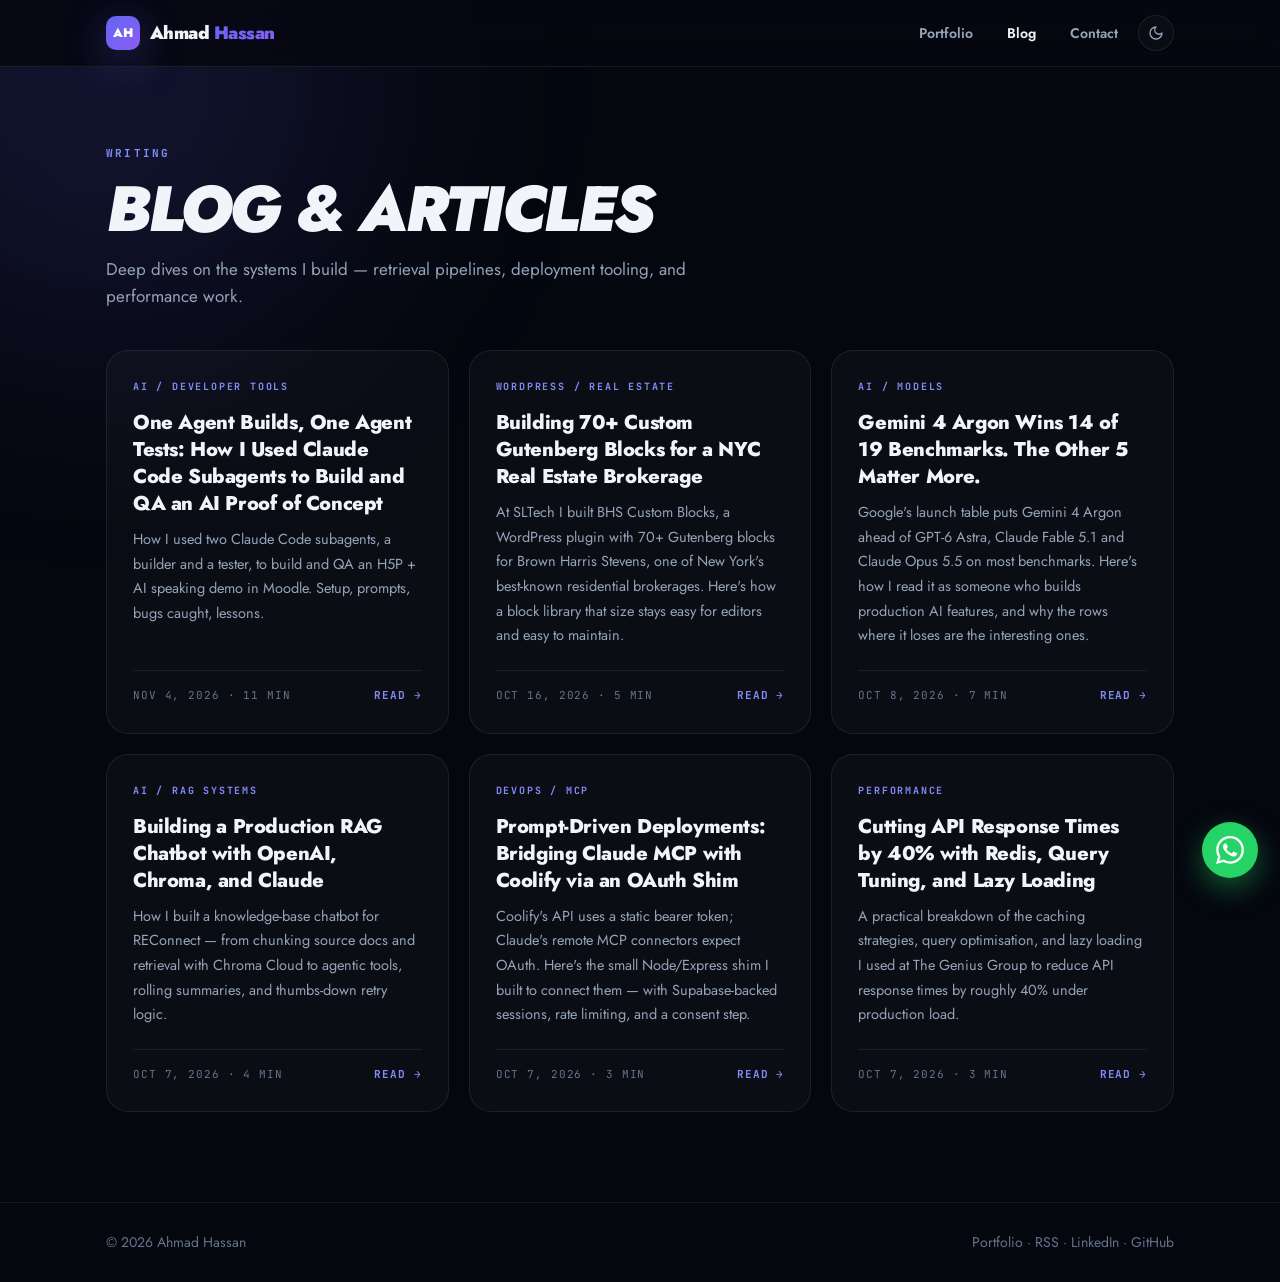
<file: blog/index.html>
<!DOCTYPE html>
<html lang="en" data-theme="dark">
<head>
<meta charset="UTF-8">
<meta name="viewport" content="width=device-width, initial-scale=1.0">
<script>try{var t=localStorage.getItem('ah-theme');if(t)document.documentElement.dataset.theme=t}catch(e){}</script>
<title>Blog | Ahmad Hassan — Full-Stack Developer</title>
<meta name="description" content="Articles by Ahmad Hassan on AI/RAG systems, deployment tooling, and full-stack performance engineering.">
<link rel="canonical" href="https://www.ahmadhassan.pro/blog/">
<meta name="author" content="Ahmad Hassan">
<meta property="og:type" content="website">
<meta property="og:url" content="https://www.ahmadhassan.pro/blog/">
<meta property="og:title" content="Blog | Ahmad Hassan — Full-Stack Developer">
<meta property="og:description" content="Articles by Ahmad Hassan on AI/RAG systems, deployment tooling, and full-stack performance engineering.">
<meta property="og:image" content="https://www.ahmadhassan.pro/images/og-image.jpg">
<meta name="twitter:card" content="summary_large_image">
<meta name="twitter:title" content="Blog | Ahmad Hassan — Full-Stack Developer">
<meta name="twitter:description" content="Articles by Ahmad Hassan on AI/RAG systems, deployment tooling, and full-stack performance engineering.">
<meta name="twitter:image" content="https://www.ahmadhassan.pro/images/og-image.jpg">
<link rel="alternate" type="application/rss+xml" title="Ahmad Hassan — Blog" href="/blog/rss.xml">
<link rel="icon" href="/favicon.ico" sizes="48x48">
<link rel="icon" href="/favicon.svg" type="image/svg+xml">
<link rel="apple-touch-icon" href="/apple-touch-icon.png">
<meta name="theme-color" content="#05070f">
<link rel="preconnect" href="https://fonts.googleapis.com">
<link rel="preconnect" href="https://fonts.gstatic.com" crossorigin>
<link href="https://fonts.googleapis.com/css2?family=Jost:ital,wght@0,300..900;1,300..900&family=JetBrains+Mono:wght@400;500;700&display=swap" rel="stylesheet">
<link rel="stylesheet" href="/blog/blog.css">
<script type="application/ld+json">
{
  "@context": "https://schema.org",
  "@type": "Blog",
  "name": "Ahmad Hassan — Blog",
  "url": "https://www.ahmadhassan.pro/blog/",
  "author": {
    "@type": "Person",
    "@id": "https://www.ahmadhassan.pro/#person",
    "name": "Ahmad Hassan",
    "url": "https://www.ahmadhassan.pro/"
  },
  "blogPost": [
    {
      "@type": "BlogPosting",
      "headline": "One Agent Builds, One Agent Tests: How I Used Claude Code Subagents to Build and QA an AI Proof of Concept",
      "url": "https://www.ahmadhassan.pro/blog/claude-code-subagents-builder-tester/",
      "datePublished": "2026-11-04T09:00:00+05:00"
    },
    {
      "@type": "BlogPosting",
      "headline": "Building 70+ Custom Gutenberg Blocks for a NYC Real Estate Brokerage",
      "url": "https://www.ahmadhassan.pro/blog/bhs-custom-gutenberg-blocks/",
      "datePublished": "2026-10-16T09:00:00+05:00"
    },
    {
      "@type": "BlogPosting",
      "headline": "Gemini 4 Argon Wins 14 of 19 Benchmarks. The Other 5 Matter More.",
      "url": "https://www.ahmadhassan.pro/blog/gemini-4-argon-benchmarks/",
      "datePublished": "2026-10-08T09:00:00+05:00"
    },
    {
      "@type": "BlogPosting",
      "headline": "Building a Production RAG Chatbot with OpenAI, Chroma, and Claude",
      "url": "https://www.ahmadhassan.pro/blog/production-rag-chatbot/",
      "datePublished": "2026-10-07T09:00:00+05:00"
    },
    {
      "@type": "BlogPosting",
      "headline": "Prompt-Driven Deployments: Bridging Claude MCP with Coolify via an OAuth Shim",
      "url": "https://www.ahmadhassan.pro/blog/claude-mcp-coolify-oauth-shim/",
      "datePublished": "2026-10-07T09:00:00+05:00"
    },
    {
      "@type": "BlogPosting",
      "headline": "Cutting API Response Times by 40% with Redis, Query Tuning, and Lazy Loading",
      "url": "https://www.ahmadhassan.pro/blog/cutting-api-response-times-40-percent/",
      "datePublished": "2026-10-07T09:00:00+05:00"
    }
  ]
}
</script>
</head>
<body>
<div class="orb"></div>
<header class="bnav">
  <div class="wrap bnav-in">
    <a href="/" class="brand"><div class="brand-badge">AH</div><div class="brand-name">Ahmad<em> Hassan</em></div></a>
    <nav class="bnav-links">
      <a href="/" class="hide-sm">Portfolio</a>
      <a href="/blog/" class="on">Blog</a>
      <a href="/#contact">Contact</a>
      <button class="icon-btn" id="themeBtn" aria-label="Toggle theme">
        <svg id="moon" viewBox="0 0 24 24" fill="none" stroke="currentColor" stroke-width="2" stroke-linecap="round" stroke-linejoin="round"><path d="M12 3a6 6 0 0 0 9 9 9 9 0 1 1-9-9Z"/></svg>
        <svg id="sun" viewBox="0 0 24 24" fill="none" stroke="currentColor" stroke-width="2" stroke-linecap="round" stroke-linejoin="round"><circle cx="12" cy="12" r="4"/><path d="M12 2v2M12 20v2M4.93 4.93l1.41 1.41M17.66 17.66l1.41 1.41M2 12h2M20 12h2M6.34 17.66l-1.41 1.41M19.07 4.93l-1.41 1.41"/></svg>
      </button>
    </nav>
  </div>
</header>
<main class="wrap">
  <section class="page-head">
    <span class="eyebrow">Writing</span>
    <h1>Blog &amp; Articles</h1>
    <p>Deep dives on the systems I build — retrieval pipelines, deployment tooling, and performance work.</p>
  </section>
  <div class="grid">
    <a class="card" href="/blog/claude-code-subagents-builder-tester/">
      <span class="cat">AI / Developer Tools</span>
      <h2>One Agent Builds, One Agent Tests: How I Used Claude Code Subagents to Build and QA an AI Proof of Concept</h2>
      <p>How I used two Claude Code subagents, a builder and a tester, to build and QA an H5P + AI speaking demo in Moodle. Setup, prompts, bugs caught, lessons.</p>
      <div class="meta"><span>Nov 4, 2026 · 11 min</span><b>Read →</b></div>
    </a>
    <a class="card" href="/blog/bhs-custom-gutenberg-blocks/">
      <span class="cat">WordPress / Real Estate</span>
      <h2>Building 70+ Custom Gutenberg Blocks for a NYC Real Estate Brokerage</h2>
      <p>At SLTech I built BHS Custom Blocks, a WordPress plugin with 70+ Gutenberg blocks for Brown Harris Stevens, one of New York&#x27;s best-known residential brokerages. Here&#x27;s how a block library that size stays easy for editors and easy to maintain.</p>
      <div class="meta"><span>Oct 16, 2026 · 5 min</span><b>Read →</b></div>
    </a>
    <a class="card" href="/blog/gemini-4-argon-benchmarks/">
      <span class="cat">AI / Models</span>
      <h2>Gemini 4 Argon Wins 14 of 19 Benchmarks. The Other 5 Matter More.</h2>
      <p>Google&#x27;s launch table puts Gemini 4 Argon ahead of GPT-6 Astra, Claude Fable 5.1 and Claude Opus 5.5 on most benchmarks. Here&#x27;s how I read it as someone who builds production AI features, and why the rows where it loses are the interesting ones.</p>
      <div class="meta"><span>Oct 8, 2026 · 7 min</span><b>Read →</b></div>
    </a>
    <a class="card" href="/blog/production-rag-chatbot/">
      <span class="cat">AI / RAG Systems</span>
      <h2>Building a Production RAG Chatbot with OpenAI, Chroma, and Claude</h2>
      <p>How I built a knowledge-base chatbot for REConnect — from chunking source docs and retrieval with Chroma Cloud to agentic tools, rolling summaries, and thumbs-down retry logic.</p>
      <div class="meta"><span>Oct 7, 2026 · 4 min</span><b>Read →</b></div>
    </a>
    <a class="card" href="/blog/claude-mcp-coolify-oauth-shim/">
      <span class="cat">DevOps / MCP</span>
      <h2>Prompt-Driven Deployments: Bridging Claude MCP with Coolify via an OAuth Shim</h2>
      <p>Coolify&#x27;s API uses a static bearer token; Claude&#x27;s remote MCP connectors expect OAuth. Here&#x27;s the small Node/Express shim I built to connect them — with Supabase-backed sessions, rate limiting, and a consent step.</p>
      <div class="meta"><span>Oct 7, 2026 · 3 min</span><b>Read →</b></div>
    </a>
    <a class="card" href="/blog/cutting-api-response-times-40-percent/">
      <span class="cat">Performance</span>
      <h2>Cutting API Response Times by 40% with Redis, Query Tuning, and Lazy Loading</h2>
      <p>A practical breakdown of the caching strategies, query optimisation, and lazy loading I used at The Genius Group to reduce API response times by roughly 40% under production load.</p>
      <div class="meta"><span>Oct 7, 2026 · 3 min</span><b>Read →</b></div>
    </a>
  </div>
</main>
<a id="wa" href="https://wa.me/923039625229?text=Hi%20Ahmad%2C%20I%20found%20your%20portfolio%20and%20would%20like%20to%20discuss%20a%20project." target="_blank" rel="noopener" aria-label="Chat with Ahmad on WhatsApp">
  <svg viewBox="0 0 24 24" fill="currentColor" aria-hidden="true"><path d="M17.47 14.38c-.3-.15-1.76-.87-2.03-.97-.27-.1-.47-.15-.67.15-.2.3-.77.97-.94 1.17-.17.2-.35.22-.64.07-.3-.15-1.26-.46-2.4-1.48-.89-.79-1.49-1.77-1.66-2.07-.17-.3-.02-.46.13-.61.13-.13.3-.35.45-.52.15-.17.2-.3.3-.5.1-.2.05-.37-.02-.52-.08-.15-.67-1.62-.92-2.22-.24-.58-.49-.5-.67-.51h-.57c-.2 0-.52.07-.79.37-.27.3-1.04 1.02-1.04 2.48 0 1.46 1.07 2.88 1.21 3.07.15.2 2.1 3.2 5.08 4.49.71.31 1.26.49 1.69.63.71.23 1.36.2 1.87.12.57-.09 1.76-.72 2.01-1.41.25-.7.25-1.29.17-1.41-.07-.13-.27-.2-.57-.35M12.05 21.79h-.01a9.87 9.87 0 0 1-5.03-1.38l-.36-.21-3.74.98 1-3.65-.24-.37a9.86 9.86 0 0 1-1.51-5.26c0-5.45 4.44-9.88 9.89-9.88 2.64 0 5.12 1.03 6.99 2.9a9.82 9.82 0 0 1 2.89 6.99c0 5.45-4.44 9.88-9.88 9.88m8.41-18.3A11.81 11.81 0 0 0 12.05 0C5.5 0 .16 5.34.16 11.89c0 2.1.55 4.14 1.59 5.95L.06 24l6.3-1.65a11.88 11.88 0 0 0 5.68 1.45h.01c6.55 0 11.89-5.34 11.89-11.89 0-3.18-1.24-6.16-3.48-8.41"/></svg>
  <span class="wa-tip">Chat on WhatsApp</span>
</a>
<footer class="bfoot">
  <div class="wrap">
    <span>© <span id="year">2026</span> Ahmad Hassan</span>
    <span><a href="/">Portfolio</a> · <a href="/blog/rss.xml">RSS</a> · <a href="https://www.linkedin.com/in/aimhassan" target="_blank" rel="noopener">LinkedIn</a> · <a href="https://github.com/aim878" target="_blank" rel="noopener">GitHub</a></span>
  </div>
</footer>
<script>
document.getElementById('year').textContent = new Date().getFullYear();
document.getElementById('themeBtn').addEventListener('click', function () {
  var next = document.documentElement.dataset.theme === 'dark' ? 'light' : 'dark';
  document.documentElement.dataset.theme = next;
  try { localStorage.setItem('ah-theme', next); } catch (e) {}
});
</script>
</body>
</html>
</file>
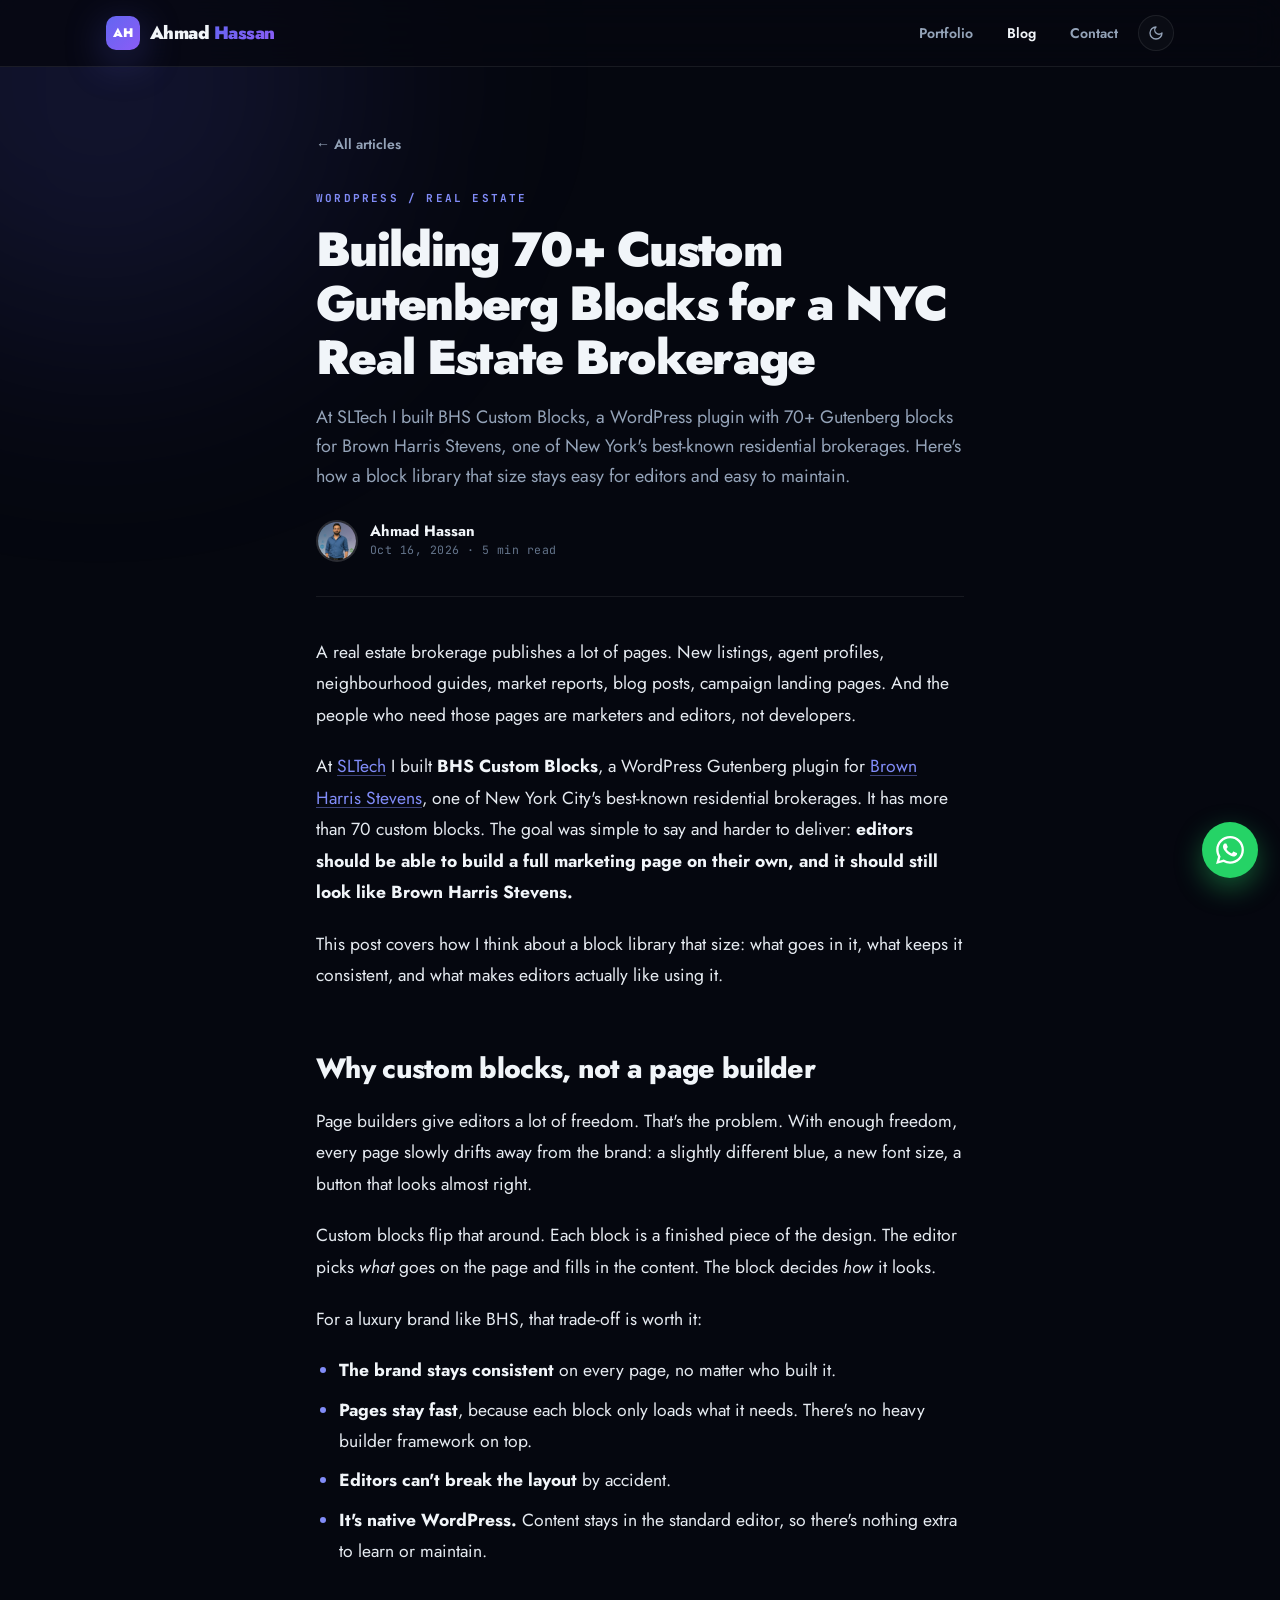
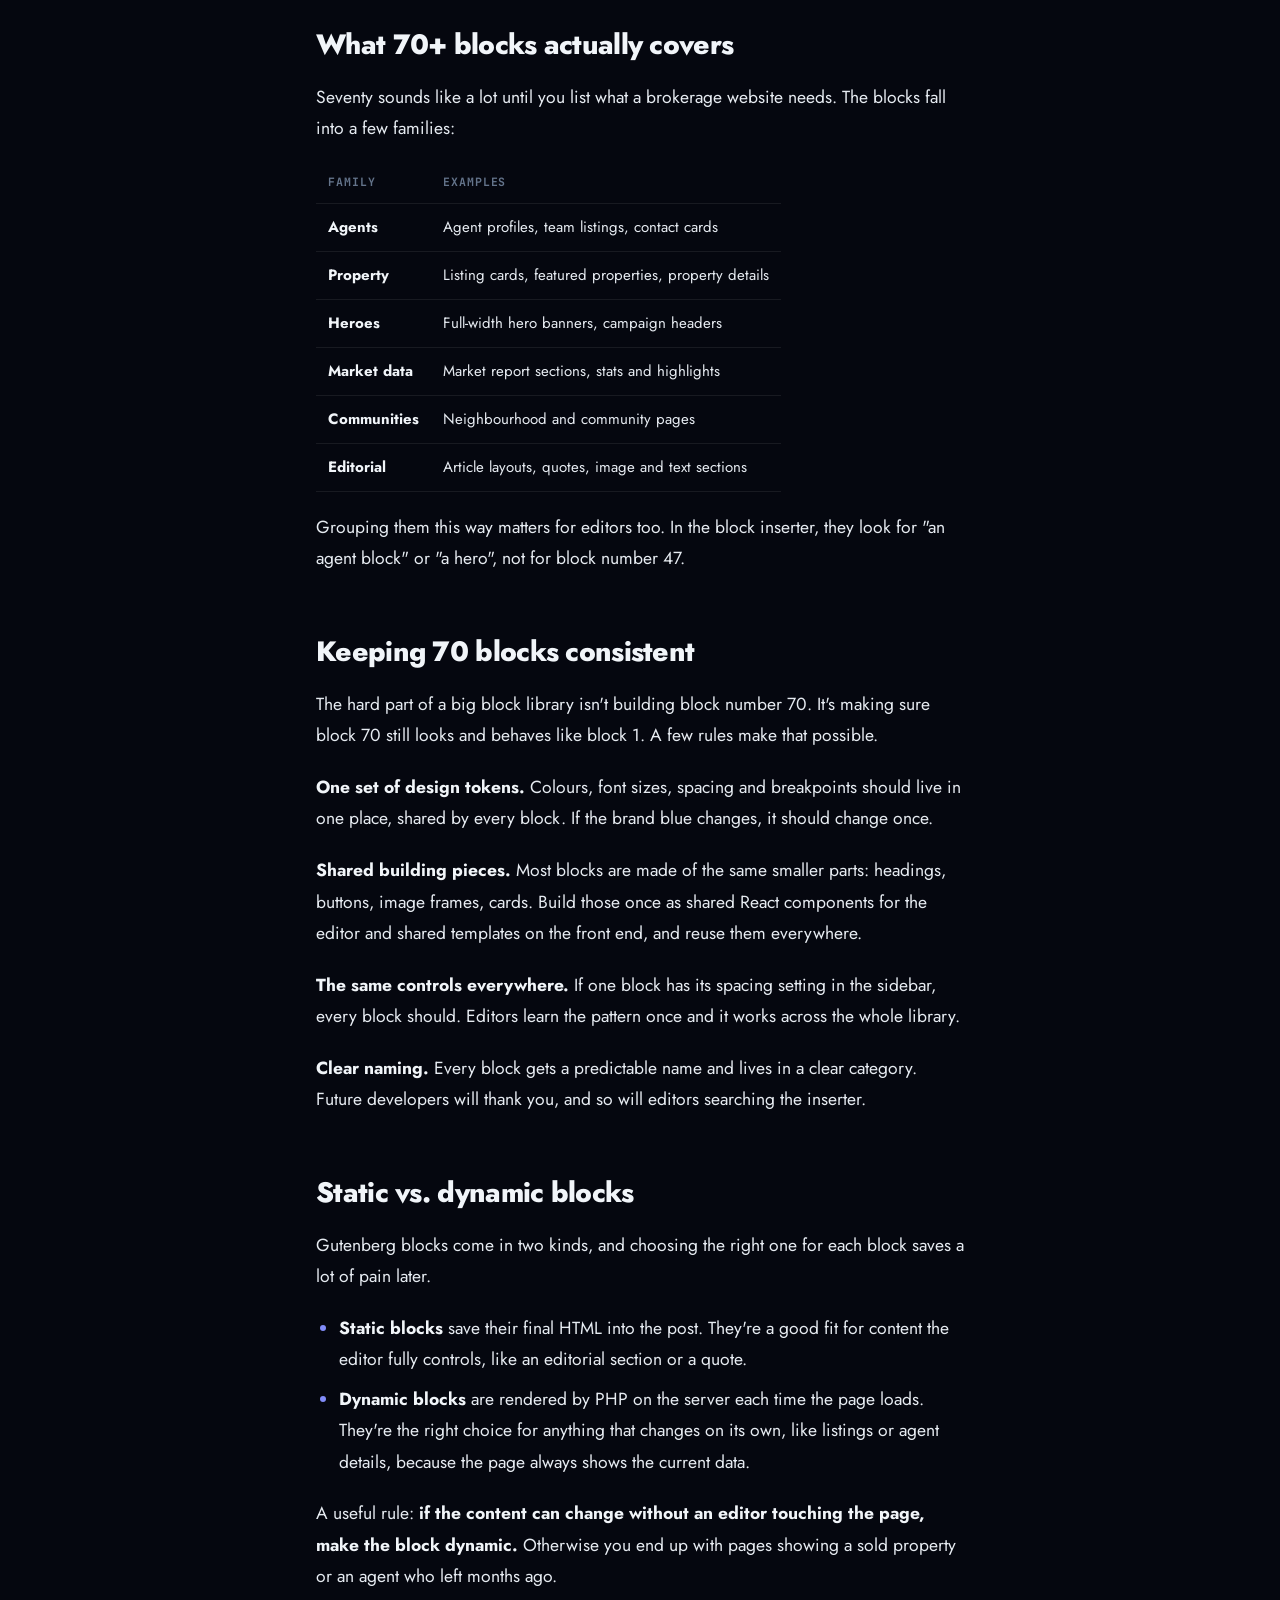
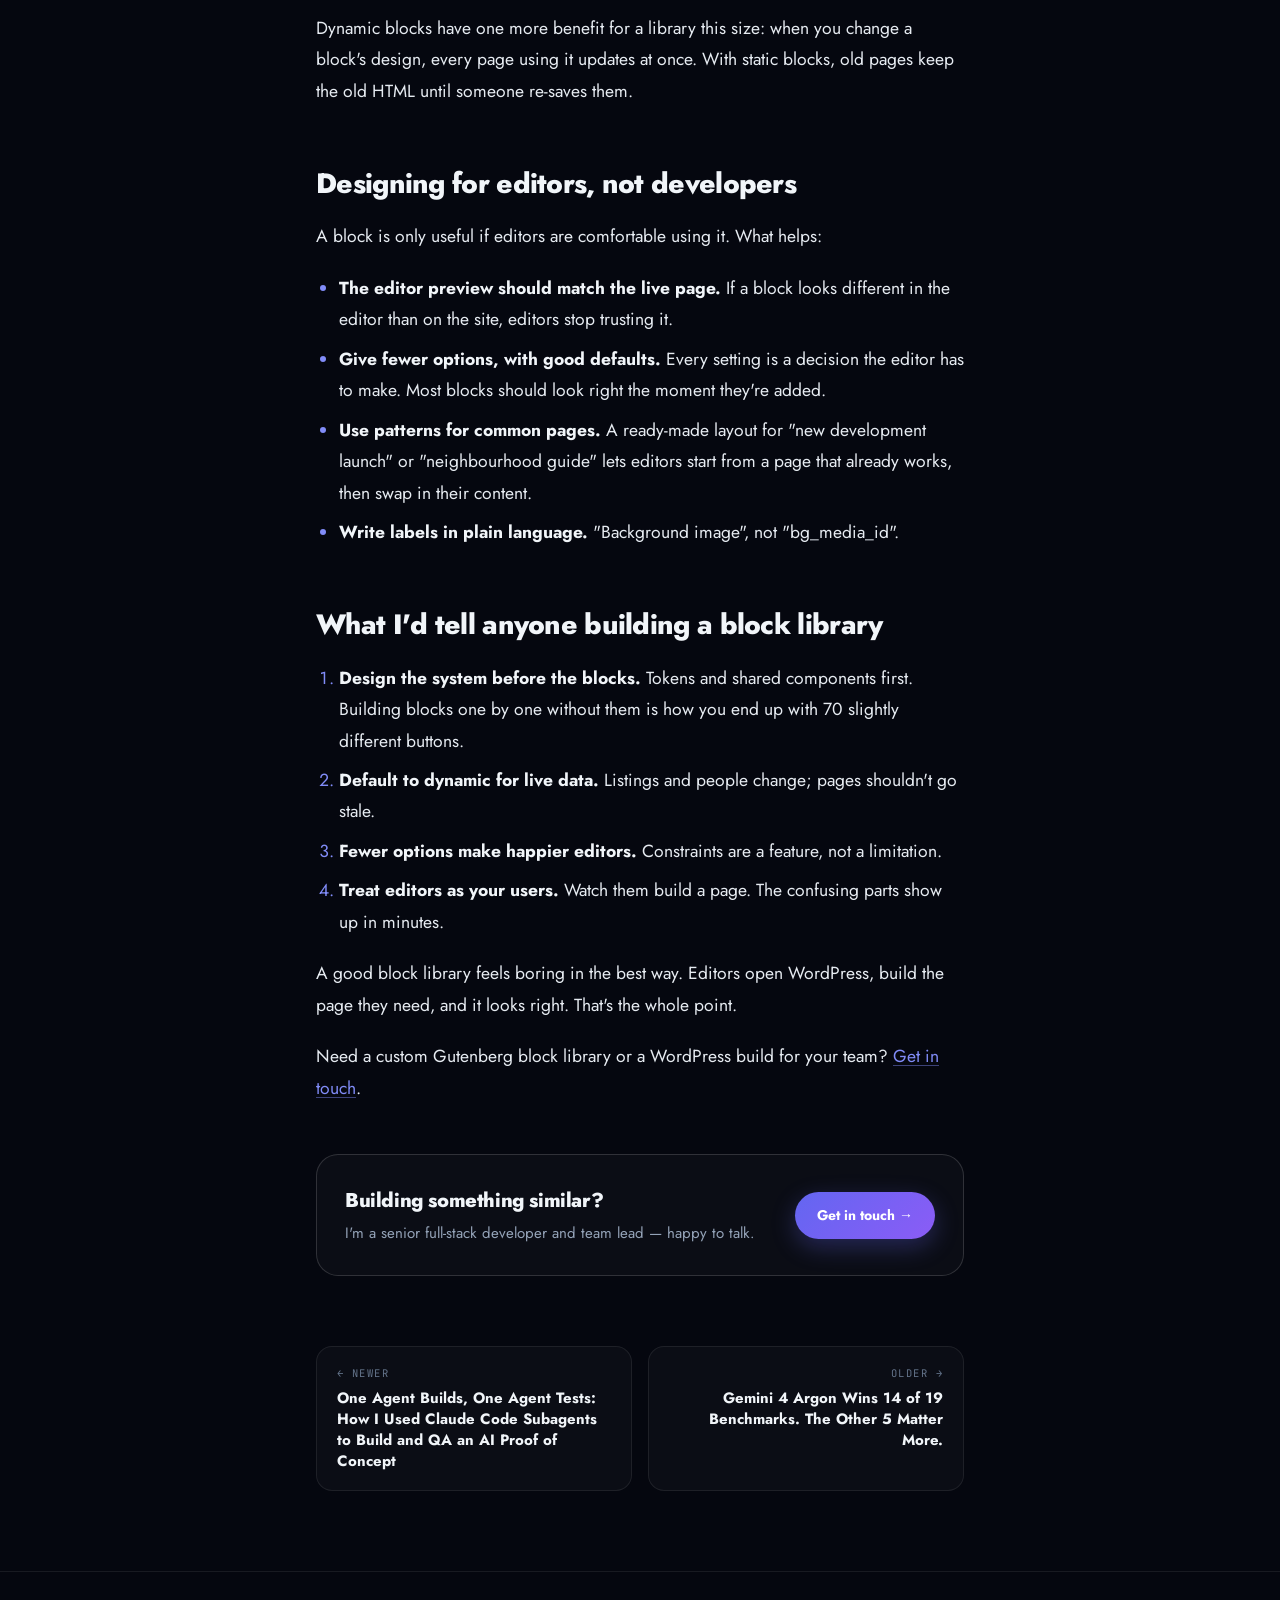
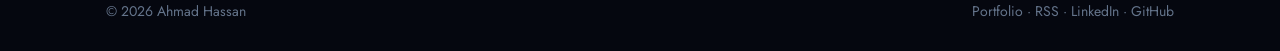
<file: blog/bhs-custom-gutenberg-blocks/index.html>
<!DOCTYPE html>
<html lang="en" data-theme="dark">
<head>
<meta charset="UTF-8">
<meta name="viewport" content="width=device-width, initial-scale=1.0">
<script>try{var t=localStorage.getItem('ah-theme');if(t)document.documentElement.dataset.theme=t}catch(e){}</script>
<title>Building 70+ Custom Gutenberg Blocks for a NYC Real Estate Brokerage | Ahmad Hassan</title>
<meta name="description" content="How I built 70+ custom Gutenberg blocks so Brown Harris Stevens&#x27; editors can build full marketing pages without code, and what kept it manageable.">
<link rel="canonical" href="https://www.ahmadhassan.pro/blog/bhs-custom-gutenberg-blocks/">
<meta name="author" content="Ahmad Hassan">
<meta property="og:type" content="article">
<meta property="og:url" content="https://www.ahmadhassan.pro/blog/bhs-custom-gutenberg-blocks/">
<meta property="og:title" content="Building 70+ Custom Gutenberg Blocks for a NYC Real Estate Brokerage | Ahmad Hassan">
<meta property="og:description" content="How I built 70+ custom Gutenberg blocks so Brown Harris Stevens&#x27; editors can build full marketing pages without code, and what kept it manageable.">
<meta property="og:image" content="https://www.ahmadhassan.pro/images/og-image.jpg">
<meta name="twitter:card" content="summary_large_image">
<meta name="twitter:title" content="Building 70+ Custom Gutenberg Blocks for a NYC Real Estate Brokerage | Ahmad Hassan">
<meta name="twitter:description" content="How I built 70+ custom Gutenberg blocks so Brown Harris Stevens&#x27; editors can build full marketing pages without code, and what kept it manageable.">
<meta name="twitter:image" content="https://www.ahmadhassan.pro/images/og-image.jpg">
<link rel="alternate" type="application/rss+xml" title="Ahmad Hassan — Blog" href="/blog/rss.xml">
<link rel="icon" href="/favicon.ico" sizes="48x48">
<link rel="icon" href="/favicon.svg" type="image/svg+xml">
<link rel="apple-touch-icon" href="/apple-touch-icon.png">
<meta name="theme-color" content="#05070f">
<link rel="preconnect" href="https://fonts.googleapis.com">
<link rel="preconnect" href="https://fonts.gstatic.com" crossorigin>
<link href="https://fonts.googleapis.com/css2?family=Jost:ital,wght@0,300..900;1,300..900&family=JetBrains+Mono:wght@400;500;700&display=swap" rel="stylesheet">
<link rel="stylesheet" href="/blog/blog.css">
<script type="application/ld+json">
{
  "@context": "https://schema.org",
  "@graph": [
    {
      "@type": "BlogPosting",
      "headline": "Building 70+ Custom Gutenberg Blocks for a NYC Real Estate Brokerage",
      "description": "How I built 70+ custom Gutenberg blocks so Brown Harris Stevens' editors can build full marketing pages without code, and what kept it manageable.",
      "image": "https://www.ahmadhassan.pro/images/og-image.jpg",
      "datePublished": "2026-10-16T09:00:00+05:00",
      "dateModified": "2026-10-16T09:00:00+05:00",
      "author": {
        "@type": "Person",
        "@id": "https://www.ahmadhassan.pro/#person",
        "name": "Ahmad Hassan",
        "url": "https://www.ahmadhassan.pro/"
      },
      "publisher": {
        "@type": "Person",
        "@id": "https://www.ahmadhassan.pro/#person",
        "name": "Ahmad Hassan",
        "url": "https://www.ahmadhassan.pro/"
      },
      "mainEntityOfPage": "https://www.ahmadhassan.pro/blog/bhs-custom-gutenberg-blocks/",
      "articleSection": "WordPress / Real Estate",
      "isPartOf": {
        "@id": "https://www.ahmadhassan.pro/#website"
      }
    },
    {
      "@type": "BreadcrumbList",
      "itemListElement": [
        {
          "@type": "ListItem",
          "position": 1,
          "name": "Home",
          "item": "https://www.ahmadhassan.pro/"
        },
        {
          "@type": "ListItem",
          "position": 2,
          "name": "Blog",
          "item": "https://www.ahmadhassan.pro/blog/"
        },
        {
          "@type": "ListItem",
          "position": 3,
          "name": "Building 70+ Custom Gutenberg Blocks for a NYC Real Estate Brokerage",
          "item": "https://www.ahmadhassan.pro/blog/bhs-custom-gutenberg-blocks/"
        }
      ]
    }
  ]
}
</script>
</head>
<body>
<div class="orb"></div>
<header class="bnav">
  <div class="wrap bnav-in">
    <a href="/" class="brand"><div class="brand-badge">AH</div><div class="brand-name">Ahmad<em> Hassan</em></div></a>
    <nav class="bnav-links">
      <a href="/" class="hide-sm">Portfolio</a>
      <a href="/blog/" class="on">Blog</a>
      <a href="/#contact">Contact</a>
      <button class="icon-btn" id="themeBtn" aria-label="Toggle theme">
        <svg id="moon" viewBox="0 0 24 24" fill="none" stroke="currentColor" stroke-width="2" stroke-linecap="round" stroke-linejoin="round"><path d="M12 3a6 6 0 0 0 9 9 9 9 0 1 1-9-9Z"/></svg>
        <svg id="sun" viewBox="0 0 24 24" fill="none" stroke="currentColor" stroke-width="2" stroke-linecap="round" stroke-linejoin="round"><circle cx="12" cy="12" r="4"/><path d="M12 2v2M12 20v2M4.93 4.93l1.41 1.41M17.66 17.66l1.41 1.41M2 12h2M20 12h2M6.34 17.66l-1.41 1.41M19.07 4.93l-1.41 1.41"/></svg>
      </button>
    </nav>
  </div>
</header>
<main class="narrow">
  <header class="post-head">
    <a href="/blog/" class="back">← All articles</a><br>
    <span class="eyebrow">WordPress / Real Estate</span>
    <h1>Building 70+ Custom Gutenberg Blocks for a NYC Real Estate Brokerage</h1>
    <p class="lede">At SLTech I built BHS Custom Blocks, a WordPress plugin with 70+ Gutenberg blocks for Brown Harris Stevens, one of New York&#x27;s best-known residential brokerages. Here&#x27;s how a block library that size stays easy for editors and easy to maintain.</p>
    <div class="byline">
      <img src="/images/ah.webp" alt="Ahmad Hassan" width="42" height="42">
      <div><div class="who">Ahmad Hassan</div><div class="when"><time datetime="2026-10-16">Oct 16, 2026</time> · 5 min read</div></div>
    </div>
  </header>
  <article class="prose">
<p>A real estate brokerage publishes a lot of pages. New listings, agent profiles, neighbourhood guides, market reports, blog posts, campaign landing pages. And the people who need those pages are marketers and editors, not developers.</p>
<p>At <a href="https://sltech.io/">SLTech</a> I built <strong>BHS Custom Blocks</strong>, a WordPress Gutenberg plugin for <a href="https://www.bhsusa.com/blog">Brown Harris Stevens</a>, one of New York City's best-known residential brokerages. It has more than 70 custom blocks. The goal was simple to say and harder to deliver: <strong>editors should be able to build a full marketing page on their own, and it should still look like Brown Harris Stevens.</strong></p>
<p>This post covers how I think about a block library that size: what goes in it, what keeps it consistent, and what makes editors actually like using it.</p>
<h2>Why custom blocks, not a page builder</h2>
<p>Page builders give editors a lot of freedom. That's the problem. With enough freedom, every page slowly drifts away from the brand: a slightly different blue, a new font size, a button that looks almost right.</p>
<p>Custom blocks flip that around. Each block is a finished piece of the design. The editor picks <em>what</em> goes on the page and fills in the content. The block decides <em>how</em> it looks.</p>
<p>For a luxury brand like BHS, that trade-off is worth it:</p>
<ul>
<li><strong>The brand stays consistent</strong> on every page, no matter who built it.</li>
<li><strong>Pages stay fast</strong>, because each block only loads what it needs. There's no heavy builder framework on top.</li>
<li><strong>Editors can't break the layout</strong> by accident.</li>
<li><strong>It's native WordPress.</strong> Content stays in the standard editor, so there's nothing extra to learn or maintain.</li>
</ul>
<h2>What 70+ blocks actually covers</h2>
<p>Seventy sounds like a lot until you list what a brokerage website needs. The blocks fall into a few families:</p>
<table>
<thead>
<tr>
<th>Family</th>
<th>Examples</th>
</tr>
</thead>
<tbody>
<tr>
<td><strong>Agents</strong></td>
<td>Agent profiles, team listings, contact cards</td>
</tr>
<tr>
<td><strong>Property</strong></td>
<td>Listing cards, featured properties, property details</td>
</tr>
<tr>
<td><strong>Heroes</strong></td>
<td>Full-width hero banners, campaign headers</td>
</tr>
<tr>
<td><strong>Market data</strong></td>
<td>Market report sections, stats and highlights</td>
</tr>
<tr>
<td><strong>Communities</strong></td>
<td>Neighbourhood and community pages</td>
</tr>
<tr>
<td><strong>Editorial</strong></td>
<td>Article layouts, quotes, image and text sections</td>
</tr>
</tbody>
</table>
<p>Grouping them this way matters for editors too. In the block inserter, they look for "an agent block" or "a hero", not for block number 47.</p>
<h2>Keeping 70 blocks consistent</h2>
<p>The hard part of a big block library isn't building block number 70. It's making sure block 70 still looks and behaves like block 1. A few rules make that possible.</p>
<p><strong>One set of design tokens.</strong> Colours, font sizes, spacing and breakpoints should live in one place, shared by every block. If the brand blue changes, it should change once.</p>
<p><strong>Shared building pieces.</strong> Most blocks are made of the same smaller parts: headings, buttons, image frames, cards. Build those once as shared React components for the editor and shared templates on the front end, and reuse them everywhere.</p>
<p><strong>The same controls everywhere.</strong> If one block has its spacing setting in the sidebar, every block should. Editors learn the pattern once and it works across the whole library.</p>
<p><strong>Clear naming.</strong> Every block gets a predictable name and lives in a clear category. Future developers will thank you, and so will editors searching the inserter.</p>
<h2>Static vs. dynamic blocks</h2>
<p>Gutenberg blocks come in two kinds, and choosing the right one for each block saves a lot of pain later.</p>
<ul>
<li><strong>Static blocks</strong> save their final HTML into the post. They're a good fit for content the editor fully controls, like an editorial section or a quote.</li>
<li><strong>Dynamic blocks</strong> are rendered by PHP on the server each time the page loads. They're the right choice for anything that changes on its own, like listings or agent details, because the page always shows the current data.</li>
</ul>
<p>A useful rule: <strong>if the content can change without an editor touching the page, make the block dynamic.</strong> Otherwise you end up with pages showing a sold property or an agent who left months ago.</p>
<p>Dynamic blocks have one more benefit for a library this size: when you change a block's design, every page using it updates at once. With static blocks, old pages keep the old HTML until someone re-saves them.</p>
<h2>Designing for editors, not developers</h2>
<p>A block is only useful if editors are comfortable using it. What helps:</p>
<ul>
<li><strong>The editor preview should match the live page.</strong> If a block looks different in the editor than on the site, editors stop trusting it.</li>
<li><strong>Give fewer options, with good defaults.</strong> Every setting is a decision the editor has to make. Most blocks should look right the moment they're added.</li>
<li><strong>Use patterns for common pages.</strong> A ready-made layout for "new development launch" or "neighbourhood guide" lets editors start from a page that already works, then swap in their content.</li>
<li><strong>Write labels in plain language.</strong> "Background image", not "bg_media_id".</li>
</ul>
<h2>What I'd tell anyone building a block library</h2>
<ol>
<li><strong>Design the system before the blocks.</strong> Tokens and shared components first. Building blocks one by one without them is how you end up with 70 slightly different buttons.</li>
<li><strong>Default to dynamic for live data.</strong> Listings and people change; pages shouldn't go stale.</li>
<li><strong>Fewer options make happier editors.</strong> Constraints are a feature, not a limitation.</li>
<li><strong>Treat editors as your users.</strong> Watch them build a page. The confusing parts show up in minutes.</li>
</ol>
<p>A good block library feels boring in the best way. Editors open WordPress, build the page they need, and it looks right. That's the whole point.</p>
<p>Need a custom Gutenberg block library or a WordPress build for your team? <a href="/#contact">Get in touch</a>.</p>
  </article>
  <aside class="cta">
    <div><h3>Building something similar?</h3><p>I'm a senior full-stack developer and team lead — happy to talk.</p></div>
    <a class="btn" href="/#contact">Get in touch →</a>
  </aside>
  <nav class="pn"><a href="/blog/claude-code-subagents-builder-tester/"><small>← Newer</small><span>One Agent Builds, One Agent Tests: How I Used Claude Code Subagents to Build and QA an AI Proof of Concept</span></a><a class="next" href="/blog/gemini-4-argon-benchmarks/"><small>Older →</small><span>Gemini 4 Argon Wins 14 of 19 Benchmarks. The Other 5 Matter More.</span></a></nav>
</main>
<a id="wa" href="https://wa.me/923039625229?text=Hi%20Ahmad%2C%20I%20found%20your%20portfolio%20and%20would%20like%20to%20discuss%20a%20project." target="_blank" rel="noopener" aria-label="Chat with Ahmad on WhatsApp">
  <svg viewBox="0 0 24 24" fill="currentColor" aria-hidden="true"><path d="M17.47 14.38c-.3-.15-1.76-.87-2.03-.97-.27-.1-.47-.15-.67.15-.2.3-.77.97-.94 1.17-.17.2-.35.22-.64.07-.3-.15-1.26-.46-2.4-1.48-.89-.79-1.49-1.77-1.66-2.07-.17-.3-.02-.46.13-.61.13-.13.3-.35.45-.52.15-.17.2-.3.3-.5.1-.2.05-.37-.02-.52-.08-.15-.67-1.62-.92-2.22-.24-.58-.49-.5-.67-.51h-.57c-.2 0-.52.07-.79.37-.27.3-1.04 1.02-1.04 2.48 0 1.46 1.07 2.88 1.21 3.07.15.2 2.1 3.2 5.08 4.49.71.31 1.26.49 1.69.63.71.23 1.36.2 1.87.12.57-.09 1.76-.72 2.01-1.41.25-.7.25-1.29.17-1.41-.07-.13-.27-.2-.57-.35M12.05 21.79h-.01a9.87 9.87 0 0 1-5.03-1.38l-.36-.21-3.74.98 1-3.65-.24-.37a9.86 9.86 0 0 1-1.51-5.26c0-5.45 4.44-9.88 9.89-9.88 2.64 0 5.12 1.03 6.99 2.9a9.82 9.82 0 0 1 2.89 6.99c0 5.45-4.44 9.88-9.88 9.88m8.41-18.3A11.81 11.81 0 0 0 12.05 0C5.5 0 .16 5.34.16 11.89c0 2.1.55 4.14 1.59 5.95L.06 24l6.3-1.65a11.88 11.88 0 0 0 5.68 1.45h.01c6.55 0 11.89-5.34 11.89-11.89 0-3.18-1.24-6.16-3.48-8.41"/></svg>
  <span class="wa-tip">Chat on WhatsApp</span>
</a>
<footer class="bfoot">
  <div class="wrap">
    <span>© <span id="year">2026</span> Ahmad Hassan</span>
    <span><a href="/">Portfolio</a> · <a href="/blog/rss.xml">RSS</a> · <a href="https://www.linkedin.com/in/aimhassan" target="_blank" rel="noopener">LinkedIn</a> · <a href="https://github.com/aim878" target="_blank" rel="noopener">GitHub</a></span>
  </div>
</footer>
<script>
document.getElementById('year').textContent = new Date().getFullYear();
document.getElementById('themeBtn').addEventListener('click', function () {
  var next = document.documentElement.dataset.theme === 'dark' ? 'light' : 'dark';
  document.documentElement.dataset.theme = next;
  try { localStorage.setItem('ah-theme', next); } catch (e) {}
});
</script>
</body>
</html>
</file>
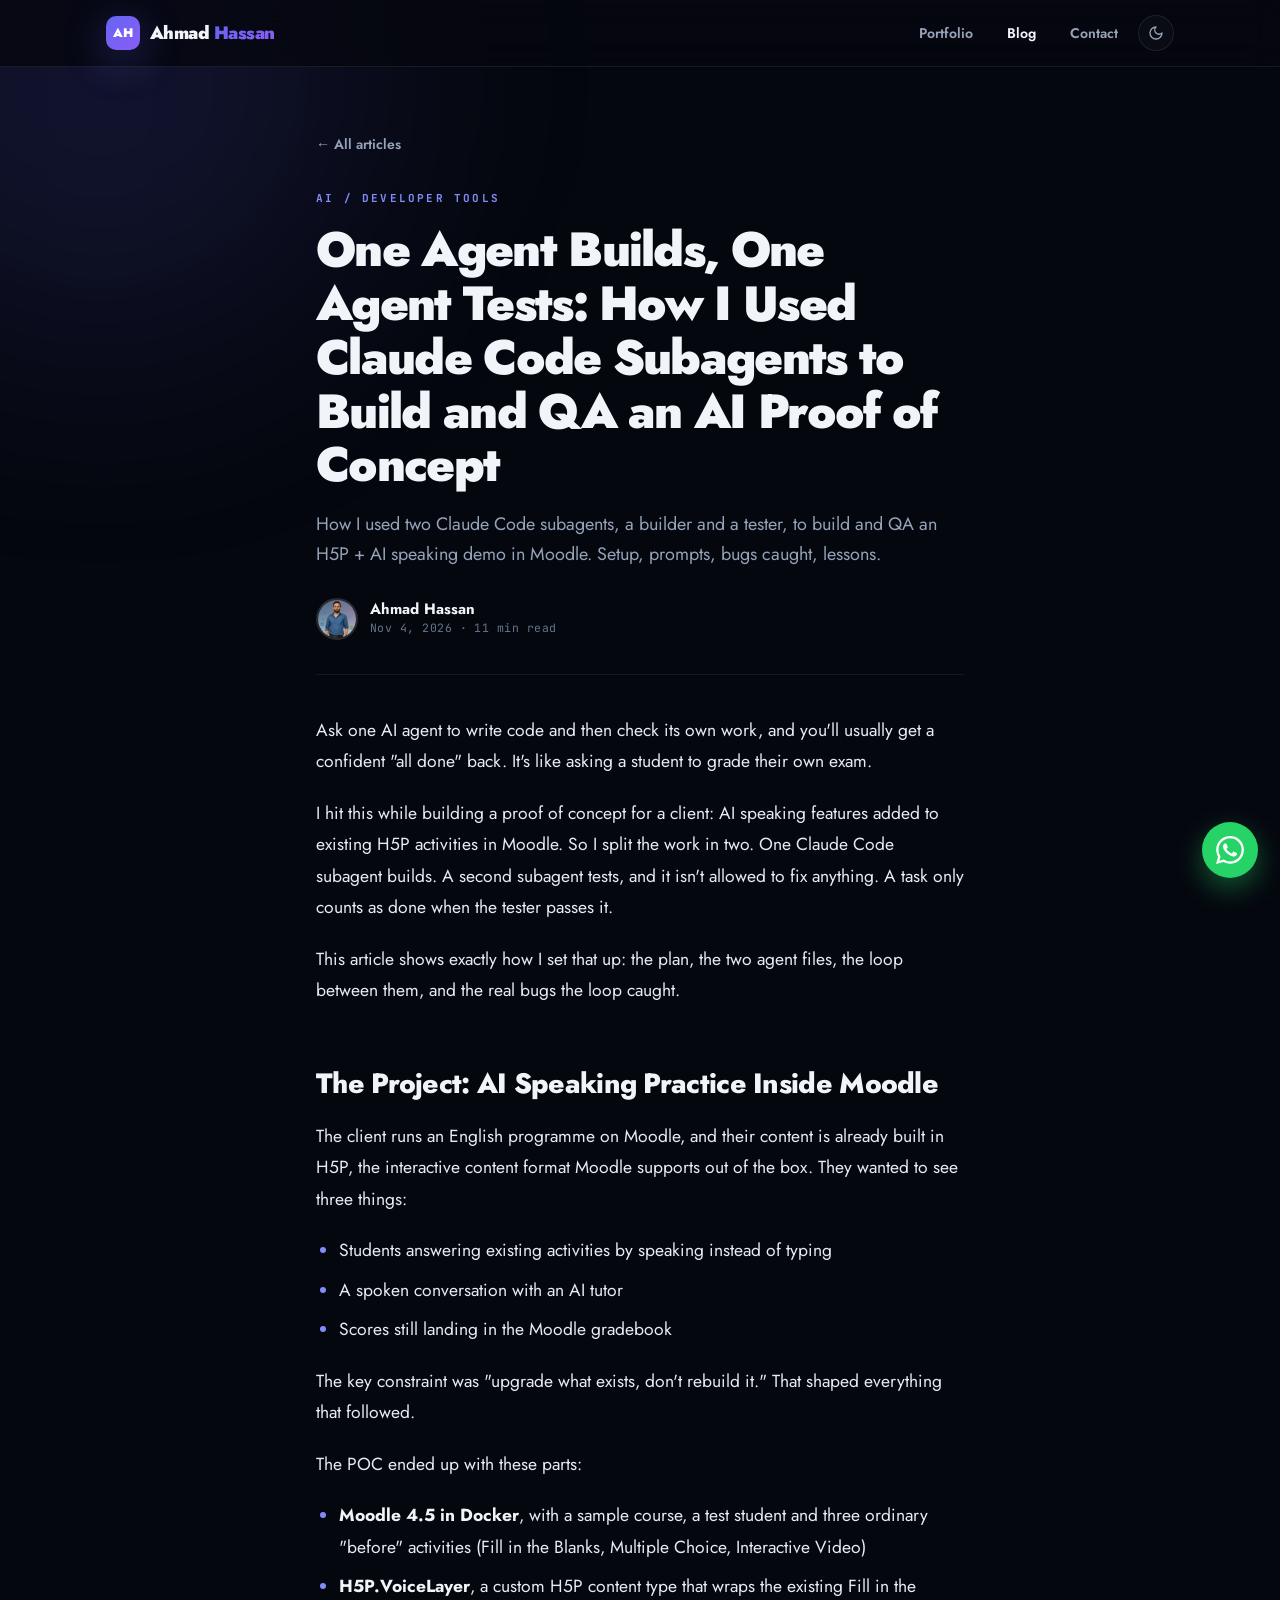
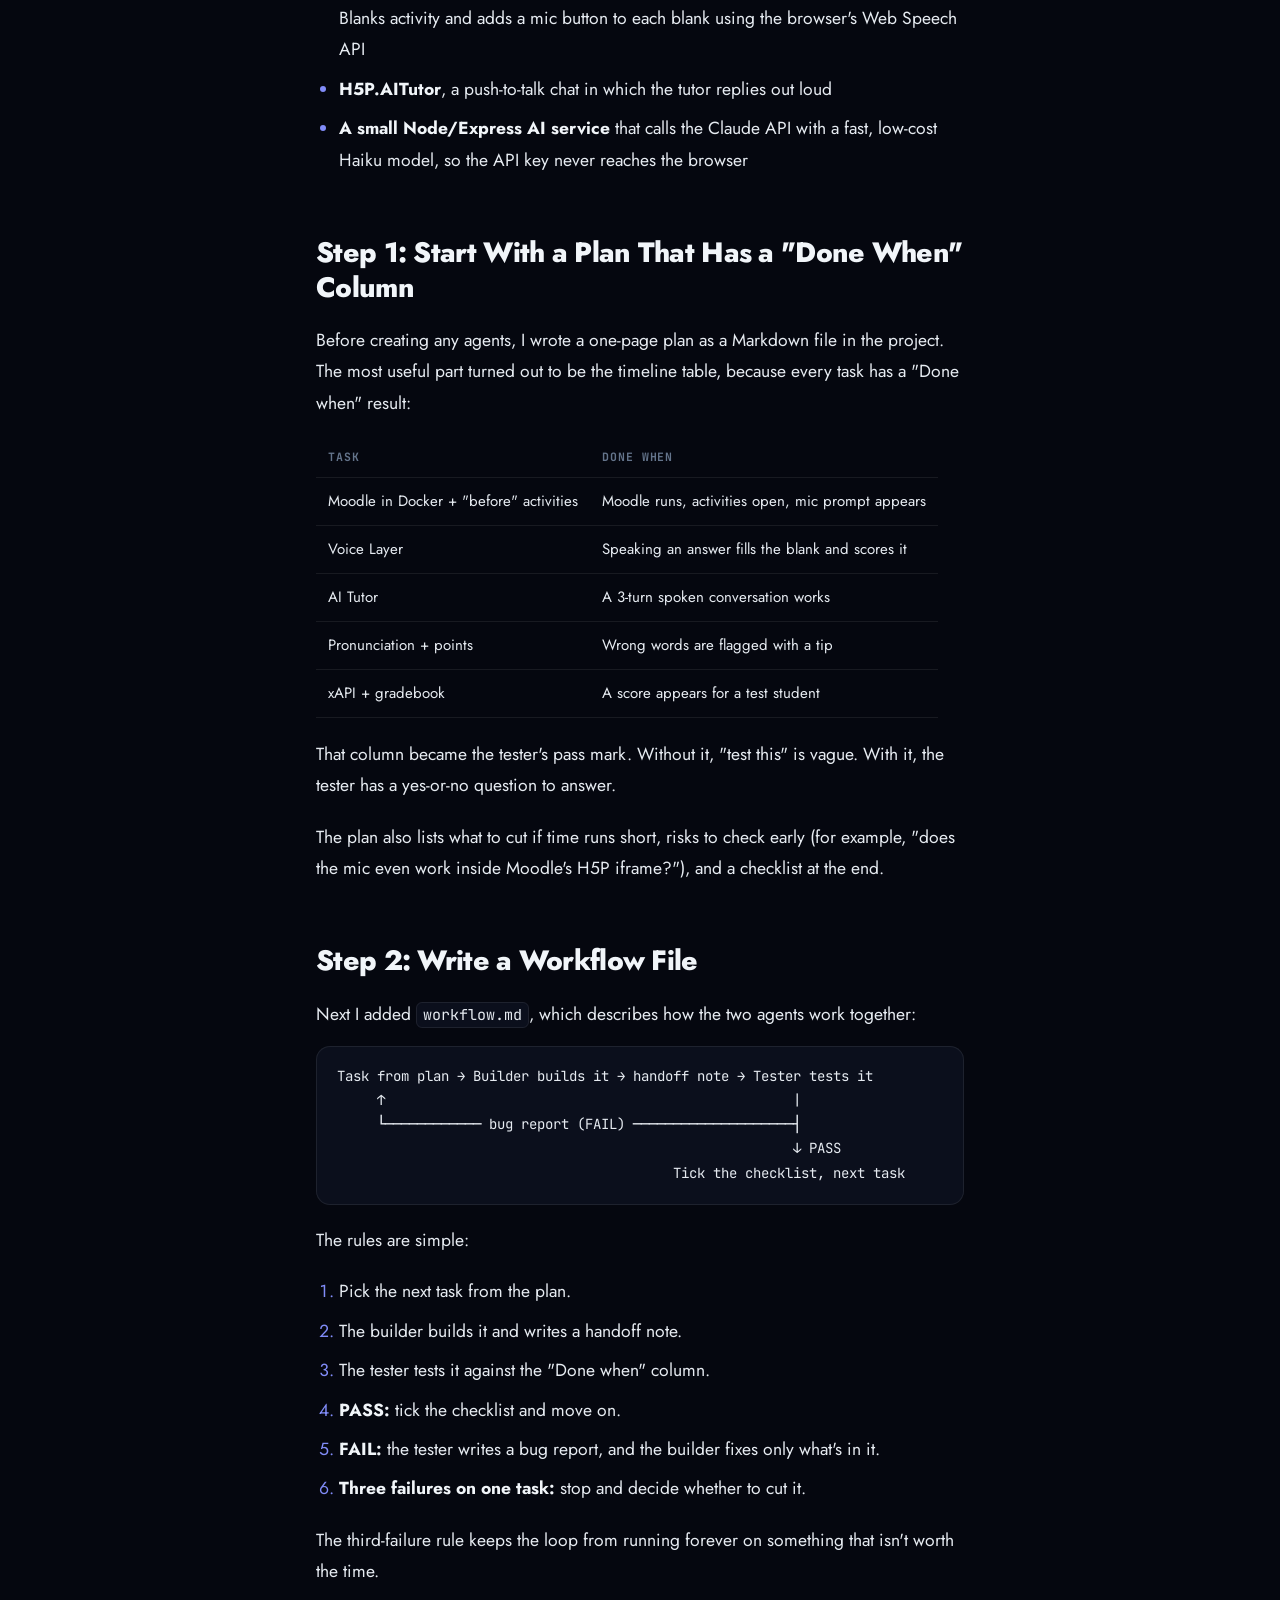
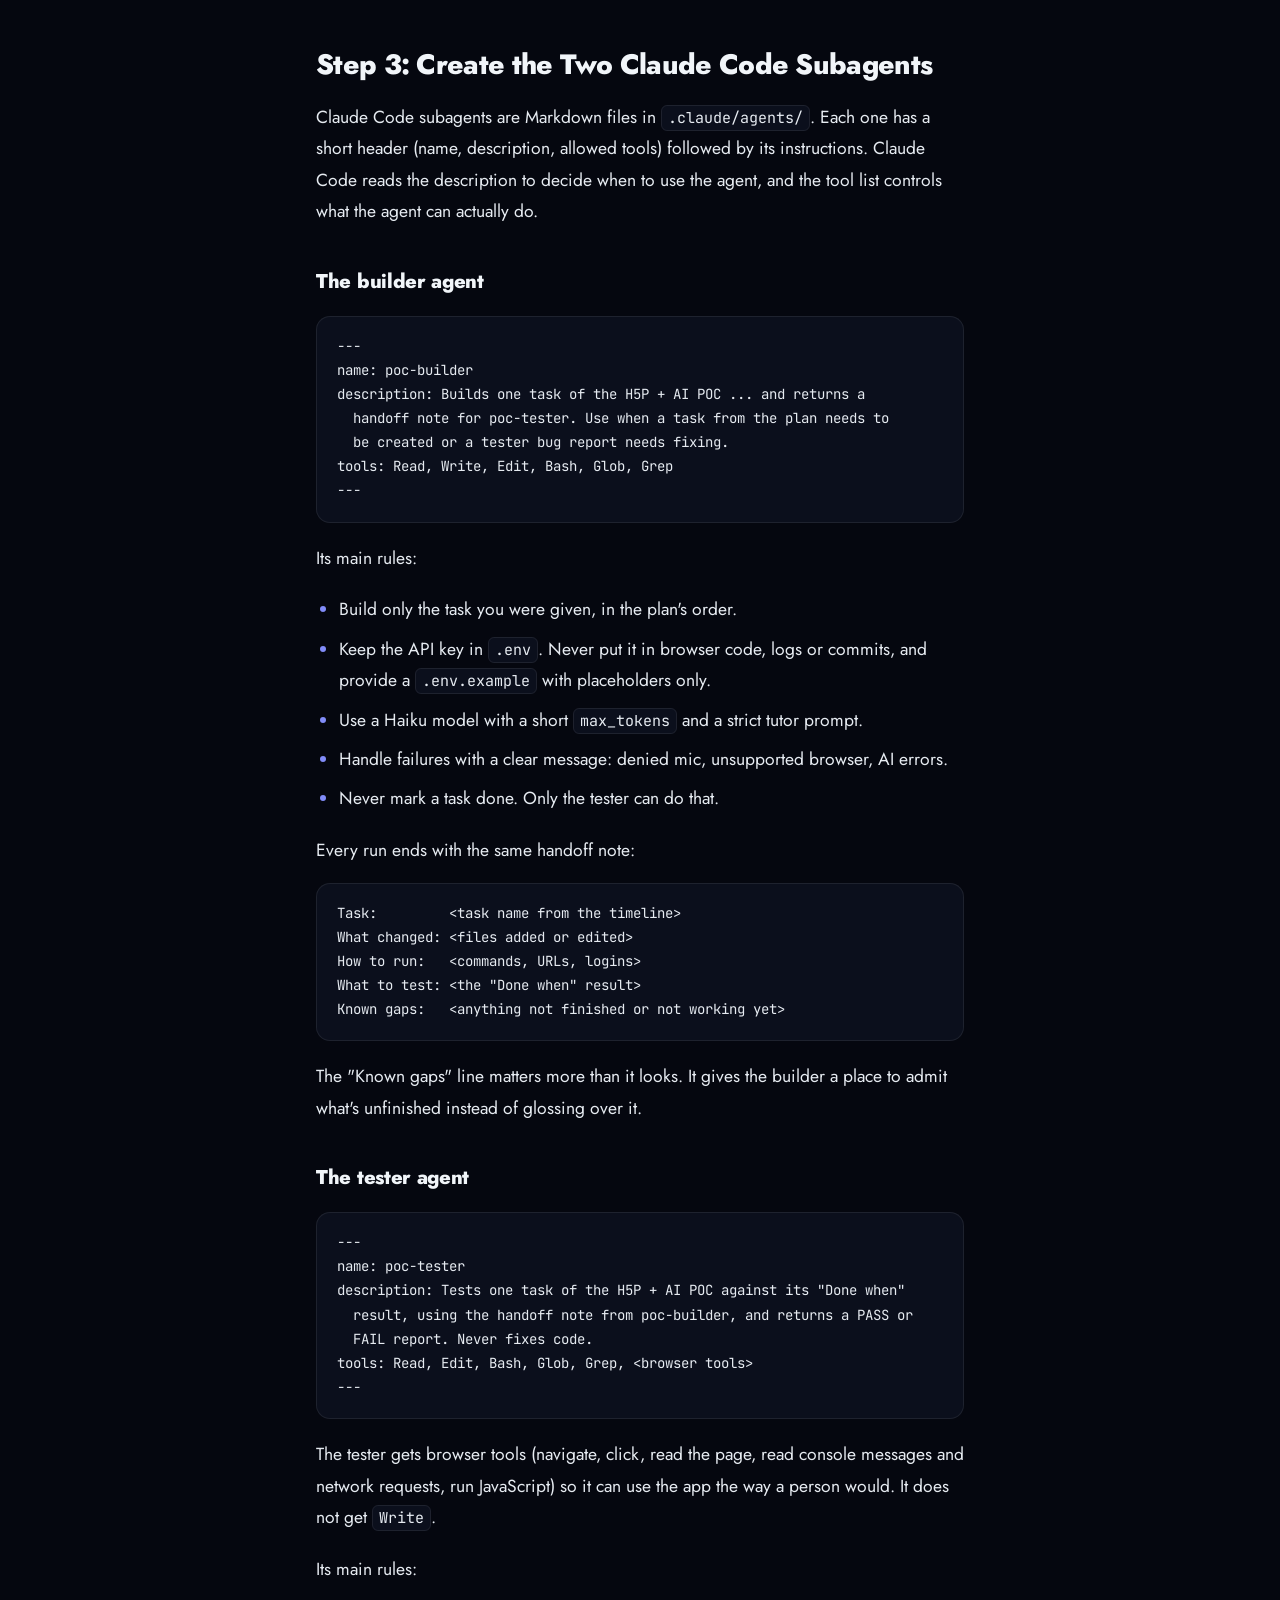
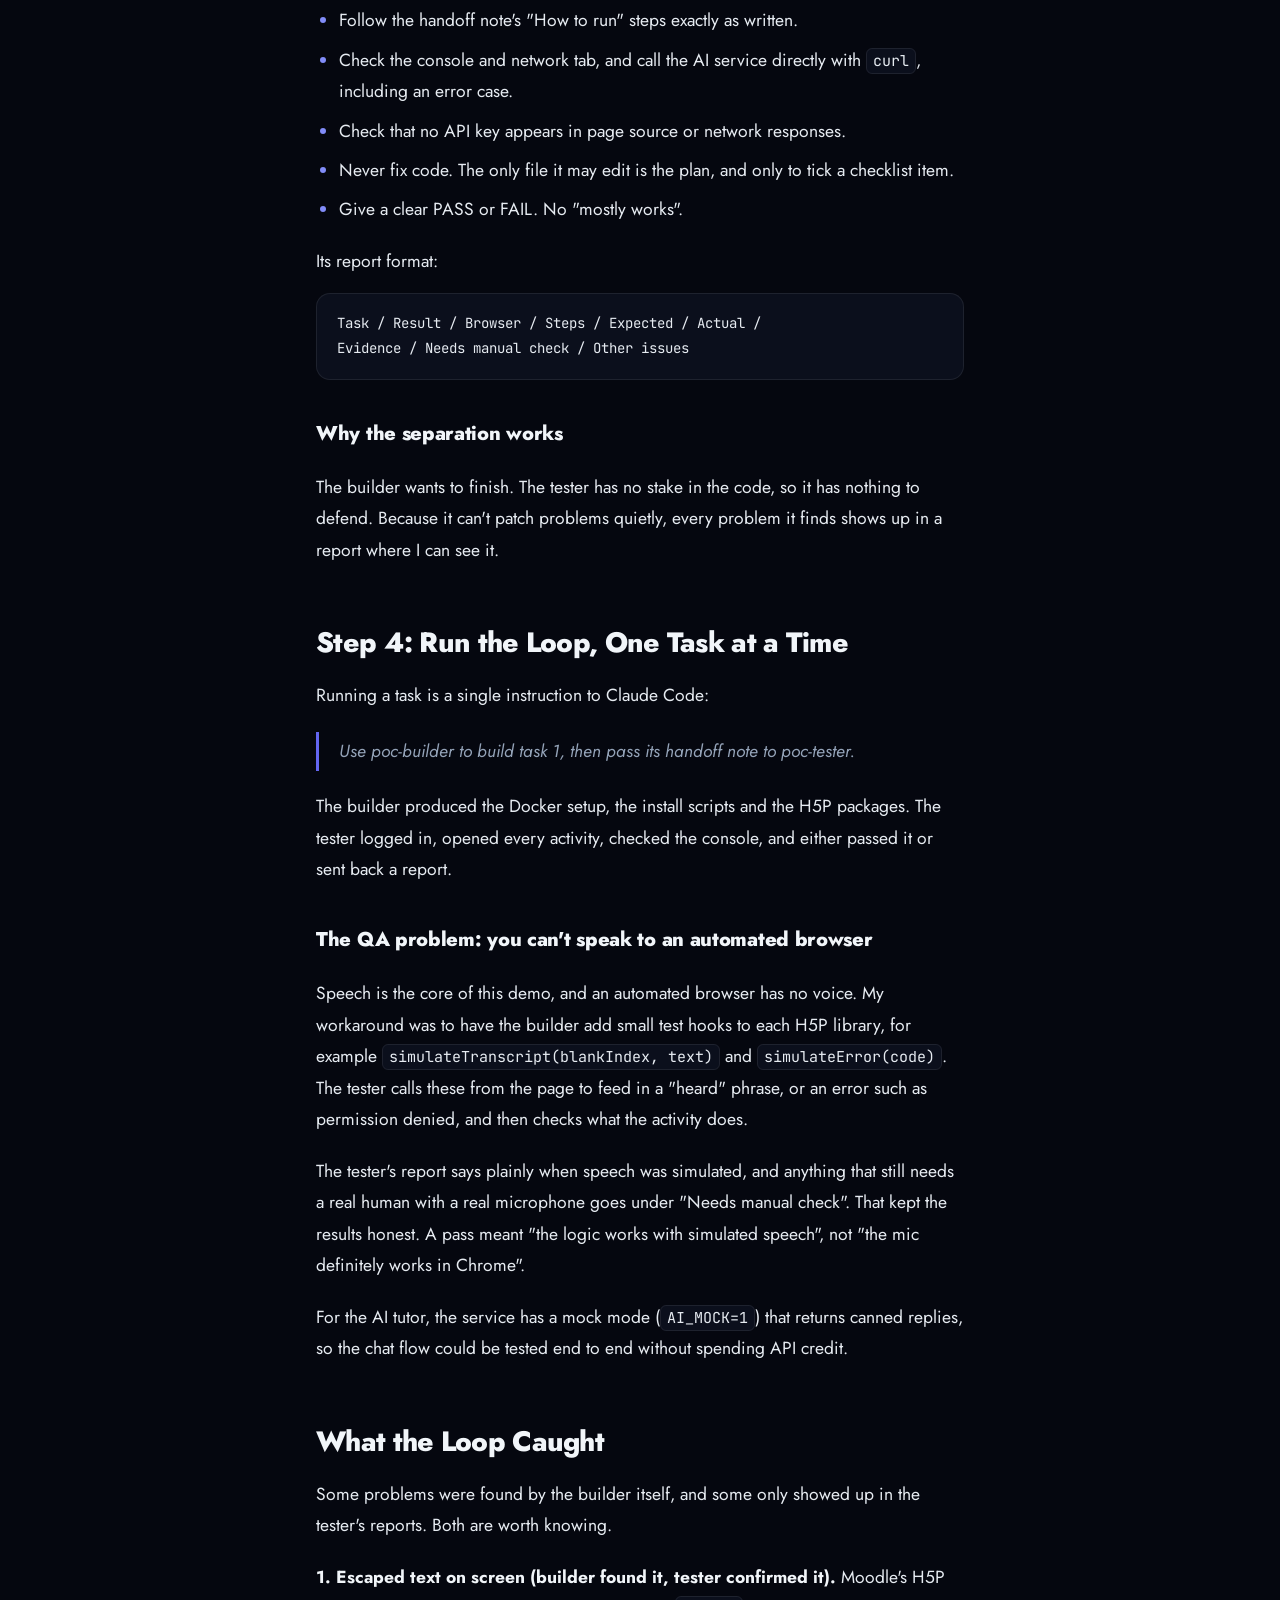
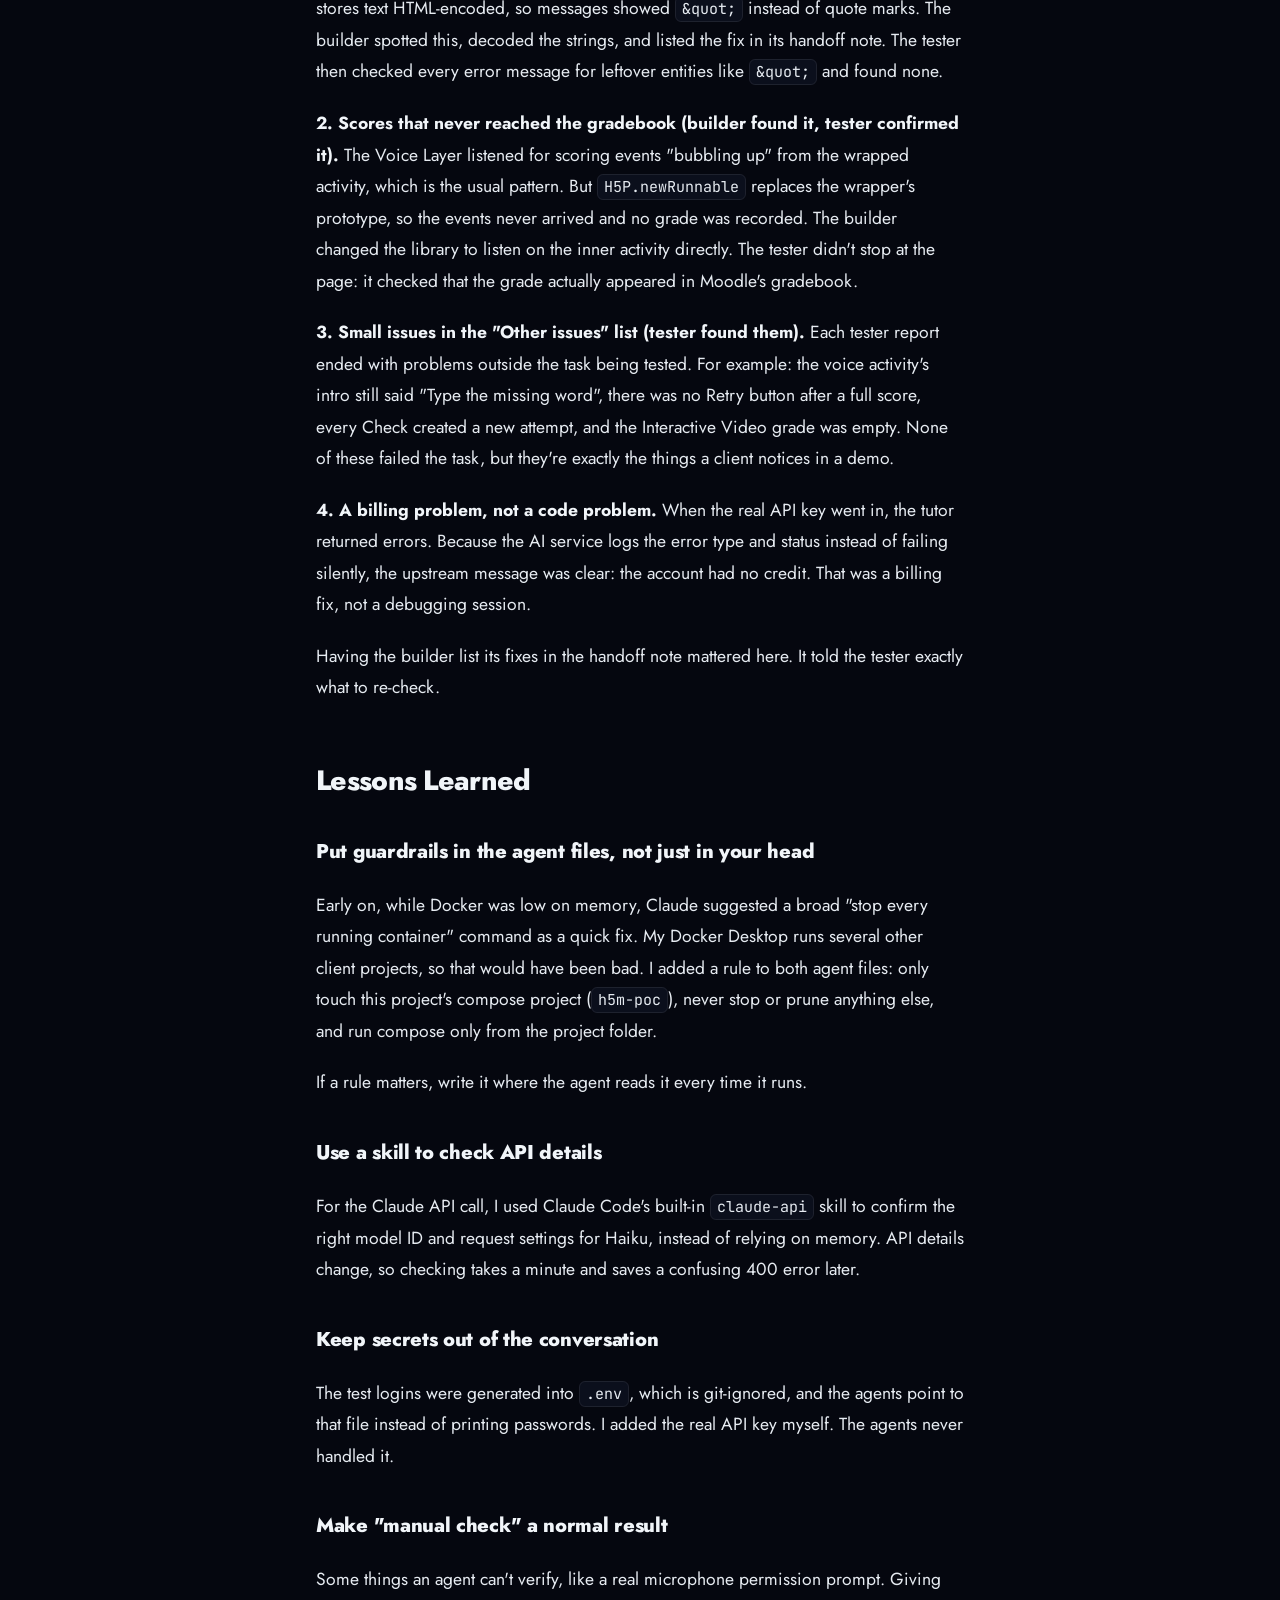
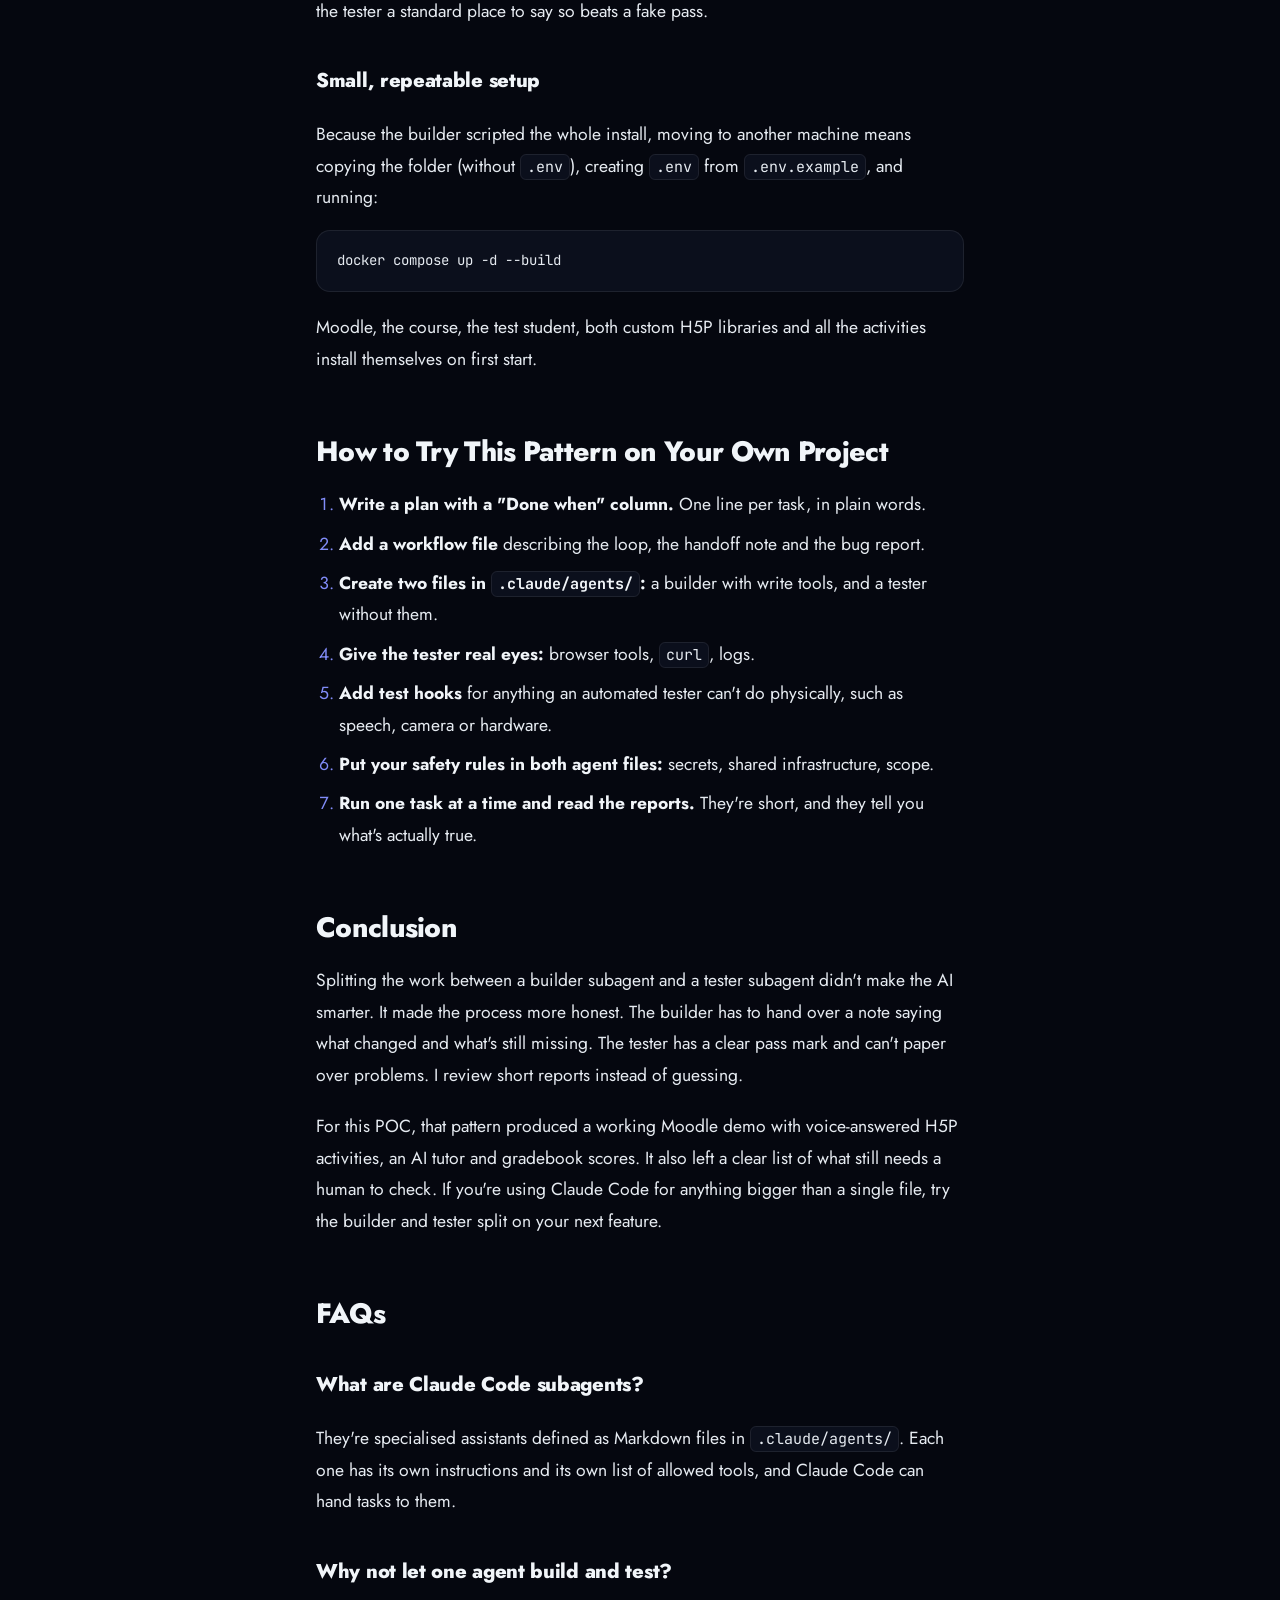
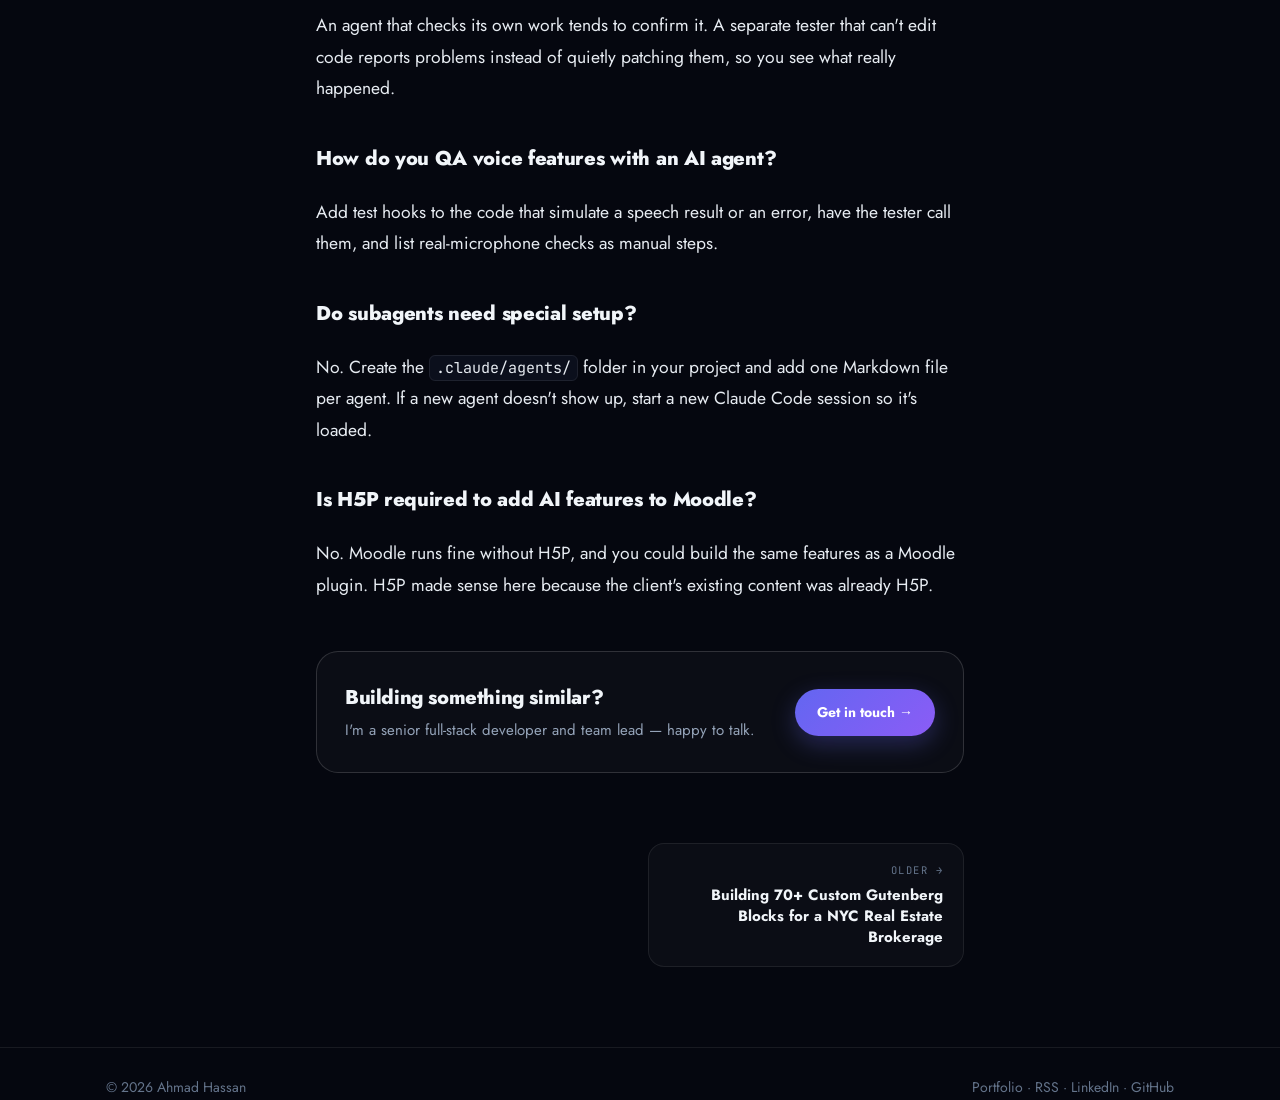
<file: blog/claude-code-subagents-builder-tester/index.html>
<!DOCTYPE html>
<html lang="en" data-theme="dark">
<head>
<meta charset="UTF-8">
<meta name="viewport" content="width=device-width, initial-scale=1.0">
<script>try{var t=localStorage.getItem('ah-theme');if(t)document.documentElement.dataset.theme=t}catch(e){}</script>
<title>One Agent Builds, One Agent Tests: How I Used Claude Code Subagents to Build and QA an AI Proof of Concept | Ahmad Hassan</title>
<meta name="description" content="How I used two Claude Code subagents, a builder and a tester, to build and QA an H5P + AI speaking demo in Moodle. Setup, prompts, bugs caught, lessons.">
<link rel="canonical" href="https://www.ahmadhassan.pro/blog/claude-code-subagents-builder-tester/">
<meta name="author" content="Ahmad Hassan">
<meta property="og:type" content="article">
<meta property="og:url" content="https://www.ahmadhassan.pro/blog/claude-code-subagents-builder-tester/">
<meta property="og:title" content="One Agent Builds, One Agent Tests: How I Used Claude Code Subagents to Build and QA an AI Proof of Concept | Ahmad Hassan">
<meta property="og:description" content="How I used two Claude Code subagents, a builder and a tester, to build and QA an H5P + AI speaking demo in Moodle. Setup, prompts, bugs caught, lessons.">
<meta property="og:image" content="https://www.ahmadhassan.pro/images/og-image.jpg">
<meta name="twitter:card" content="summary_large_image">
<meta name="twitter:title" content="One Agent Builds, One Agent Tests: How I Used Claude Code Subagents to Build and QA an AI Proof of Concept | Ahmad Hassan">
<meta name="twitter:description" content="How I used two Claude Code subagents, a builder and a tester, to build and QA an H5P + AI speaking demo in Moodle. Setup, prompts, bugs caught, lessons.">
<meta name="twitter:image" content="https://www.ahmadhassan.pro/images/og-image.jpg">
<link rel="alternate" type="application/rss+xml" title="Ahmad Hassan — Blog" href="/blog/rss.xml">
<link rel="icon" href="/favicon.ico" sizes="48x48">
<link rel="icon" href="/favicon.svg" type="image/svg+xml">
<link rel="apple-touch-icon" href="/apple-touch-icon.png">
<meta name="theme-color" content="#05070f">
<link rel="preconnect" href="https://fonts.googleapis.com">
<link rel="preconnect" href="https://fonts.gstatic.com" crossorigin>
<link href="https://fonts.googleapis.com/css2?family=Jost:ital,wght@0,300..900;1,300..900&family=JetBrains+Mono:wght@400;500;700&display=swap" rel="stylesheet">
<link rel="stylesheet" href="/blog/blog.css">
<script type="application/ld+json">
{
  "@context": "https://schema.org",
  "@graph": [
    {
      "@type": "BlogPosting",
      "headline": "One Agent Builds, One Agent Tests: How I Used Claude Code Subagents to Build and QA an AI Proof of Concept",
      "description": "How I used two Claude Code subagents, a builder and a tester, to build and QA an H5P + AI speaking demo in Moodle. Setup, prompts, bugs caught, lessons.",
      "image": "https://www.ahmadhassan.pro/images/og-image.jpg",
      "datePublished": "2026-11-04T09:00:00+05:00",
      "dateModified": "2026-11-04T09:00:00+05:00",
      "author": {
        "@type": "Person",
        "@id": "https://www.ahmadhassan.pro/#person",
        "name": "Ahmad Hassan",
        "url": "https://www.ahmadhassan.pro/"
      },
      "publisher": {
        "@type": "Person",
        "@id": "https://www.ahmadhassan.pro/#person",
        "name": "Ahmad Hassan",
        "url": "https://www.ahmadhassan.pro/"
      },
      "mainEntityOfPage": "https://www.ahmadhassan.pro/blog/claude-code-subagents-builder-tester/",
      "articleSection": "AI / Developer Tools",
      "isPartOf": {
        "@id": "https://www.ahmadhassan.pro/#website"
      }
    },
    {
      "@type": "BreadcrumbList",
      "itemListElement": [
        {
          "@type": "ListItem",
          "position": 1,
          "name": "Home",
          "item": "https://www.ahmadhassan.pro/"
        },
        {
          "@type": "ListItem",
          "position": 2,
          "name": "Blog",
          "item": "https://www.ahmadhassan.pro/blog/"
        },
        {
          "@type": "ListItem",
          "position": 3,
          "name": "One Agent Builds, One Agent Tests: How I Used Claude Code Subagents to Build and QA an AI Proof of Concept",
          "item": "https://www.ahmadhassan.pro/blog/claude-code-subagents-builder-tester/"
        }
      ]
    }
  ]
}
</script>
</head>
<body>
<div class="orb"></div>
<header class="bnav">
  <div class="wrap bnav-in">
    <a href="/" class="brand"><div class="brand-badge">AH</div><div class="brand-name">Ahmad<em> Hassan</em></div></a>
    <nav class="bnav-links">
      <a href="/" class="hide-sm">Portfolio</a>
      <a href="/blog/" class="on">Blog</a>
      <a href="/#contact">Contact</a>
      <button class="icon-btn" id="themeBtn" aria-label="Toggle theme">
        <svg id="moon" viewBox="0 0 24 24" fill="none" stroke="currentColor" stroke-width="2" stroke-linecap="round" stroke-linejoin="round"><path d="M12 3a6 6 0 0 0 9 9 9 9 0 1 1-9-9Z"/></svg>
        <svg id="sun" viewBox="0 0 24 24" fill="none" stroke="currentColor" stroke-width="2" stroke-linecap="round" stroke-linejoin="round"><circle cx="12" cy="12" r="4"/><path d="M12 2v2M12 20v2M4.93 4.93l1.41 1.41M17.66 17.66l1.41 1.41M2 12h2M20 12h2M6.34 17.66l-1.41 1.41M19.07 4.93l-1.41 1.41"/></svg>
      </button>
    </nav>
  </div>
</header>
<main class="narrow">
  <header class="post-head">
    <a href="/blog/" class="back">← All articles</a><br>
    <span class="eyebrow">AI / Developer Tools</span>
    <h1>One Agent Builds, One Agent Tests: How I Used Claude Code Subagents to Build and QA an AI Proof of Concept</h1>
    <p class="lede">How I used two Claude Code subagents, a builder and a tester, to build and QA an H5P + AI speaking demo in Moodle. Setup, prompts, bugs caught, lessons.</p>
    <div class="byline">
      <img src="/images/ah.webp" alt="Ahmad Hassan" width="42" height="42">
      <div><div class="who">Ahmad Hassan</div><div class="when"><time datetime="2026-11-04">Nov 4, 2026</time> · 11 min read</div></div>
    </div>
  </header>
  <article class="prose">
<p>Ask one AI agent to write code and then check its own work, and you'll usually get a confident "all done" back. It's like asking a student to grade their own exam.</p>
<p>I hit this while building a proof of concept for a client: AI speaking features added to existing H5P activities in Moodle. So I split the work in two. One Claude Code subagent builds. A second subagent tests, and it isn't allowed to fix anything. A task only counts as done when the tester passes it.</p>
<p>This article shows exactly how I set that up: the plan, the two agent files, the loop between them, and the real bugs the loop caught.</p>
<h2>The Project: AI Speaking Practice Inside Moodle</h2>
<p>The client runs an English programme on Moodle, and their content is already built in H5P, the interactive content format Moodle supports out of the box. They wanted to see three things:</p>
<ul>
<li>Students answering existing activities by speaking instead of typing</li>
<li>A spoken conversation with an AI tutor</li>
<li>Scores still landing in the Moodle gradebook</li>
</ul>
<p>The key constraint was "upgrade what exists, don't rebuild it." That shaped everything that followed.</p>
<p>The POC ended up with these parts:</p>
<ul>
<li><strong>Moodle 4.5 in Docker</strong>, with a sample course, a test student and three ordinary "before" activities (Fill in the Blanks, Multiple Choice, Interactive Video)</li>
<li><strong>H5P.VoiceLayer</strong>, a custom H5P content type that wraps the existing Fill in the Blanks activity and adds a mic button to each blank using the browser's Web Speech API</li>
<li><strong>H5P.AITutor</strong>, a push-to-talk chat in which the tutor replies out loud</li>
<li><strong>A small Node/Express AI service</strong> that calls the Claude API with a fast, low-cost Haiku model, so the API key never reaches the browser</li>
</ul>
<h2>Step 1: Start With a Plan That Has a "Done When" Column</h2>
<p>Before creating any agents, I wrote a one-page plan as a Markdown file in the project. The most useful part turned out to be the timeline table, because every task has a "Done when" result:</p>
<table>
<thead>
<tr>
<th>Task</th>
<th>Done when</th>
</tr>
</thead>
<tbody>
<tr>
<td>Moodle in Docker + "before" activities</td>
<td>Moodle runs, activities open, mic prompt appears</td>
</tr>
<tr>
<td>Voice Layer</td>
<td>Speaking an answer fills the blank and scores it</td>
</tr>
<tr>
<td>AI Tutor</td>
<td>A 3-turn spoken conversation works</td>
</tr>
<tr>
<td>Pronunciation + points</td>
<td>Wrong words are flagged with a tip</td>
</tr>
<tr>
<td>xAPI + gradebook</td>
<td>A score appears for a test student</td>
</tr>
</tbody>
</table>
<p>That column became the tester's pass mark. Without it, "test this" is vague. With it, the tester has a yes-or-no question to answer.</p>
<p>The plan also lists what to cut if time runs short, risks to check early (for example, "does the mic even work inside Moodle's H5P iframe?"), and a checklist at the end.</p>
<h2>Step 2: Write a Workflow File</h2>
<p>Next I added <code>workflow.md</code>, which describes how the two agents work together:</p>
<pre><code class="language-text">Task from plan → Builder builds it → handoff note → Tester tests it
     ↑                                                   |
     └──────────── bug report (FAIL) ────────────────────┤
                                                         ↓ PASS
                                          Tick the checklist, next task
</code></pre>
<p>The rules are simple:</p>
<ol>
<li>Pick the next task from the plan.</li>
<li>The builder builds it and writes a handoff note.</li>
<li>The tester tests it against the "Done when" column.</li>
<li><strong>PASS:</strong> tick the checklist and move on.</li>
<li><strong>FAIL:</strong> the tester writes a bug report, and the builder fixes only what's in it.</li>
<li><strong>Three failures on one task:</strong> stop and decide whether to cut it.</li>
</ol>
<p>The third-failure rule keeps the loop from running forever on something that isn't worth the time.</p>
<h2>Step 3: Create the Two Claude Code Subagents</h2>
<p>Claude Code subagents are Markdown files in <code>.claude/agents/</code>. Each one has a short header (name, description, allowed tools) followed by its instructions. Claude Code reads the description to decide when to use the agent, and the tool list controls what the agent can actually do.</p>
<h3>The builder agent</h3>
<pre><code class="language-yaml">---
name: poc-builder
description: Builds one task of the H5P + AI POC ... and returns a
  handoff note for poc-tester. Use when a task from the plan needs to
  be created or a tester bug report needs fixing.
tools: Read, Write, Edit, Bash, Glob, Grep
---
</code></pre>
<p>Its main rules:</p>
<ul>
<li>Build only the task you were given, in the plan's order.</li>
<li>Keep the API key in <code>.env</code>. Never put it in browser code, logs or commits, and provide a <code>.env.example</code> with placeholders only.</li>
<li>Use a Haiku model with a short <code>max_tokens</code> and a strict tutor prompt.</li>
<li>Handle failures with a clear message: denied mic, unsupported browser, AI errors.</li>
<li>Never mark a task done. Only the tester can do that.</li>
</ul>
<p>Every run ends with the same handoff note:</p>
<pre><code class="language-text">Task:         &lt;task name from the timeline&gt;
What changed: &lt;files added or edited&gt;
How to run:   &lt;commands, URLs, logins&gt;
What to test: &lt;the &quot;Done when&quot; result&gt;
Known gaps:   &lt;anything not finished or not working yet&gt;
</code></pre>
<p>The "Known gaps" line matters more than it looks. It gives the builder a place to admit what's unfinished instead of glossing over it.</p>
<h3>The tester agent</h3>
<pre><code class="language-yaml">---
name: poc-tester
description: Tests one task of the H5P + AI POC against its &quot;Done when&quot;
  result, using the handoff note from poc-builder, and returns a PASS or
  FAIL report. Never fixes code.
tools: Read, Edit, Bash, Glob, Grep, &lt;browser tools&gt;
---
</code></pre>
<p>The tester gets browser tools (navigate, click, read the page, read console messages and network requests, run JavaScript) so it can use the app the way a person would. It does not get <code>Write</code>.</p>
<p>Its main rules:</p>
<ul>
<li>Follow the handoff note's "How to run" steps exactly as written.</li>
<li>Check the console and network tab, and call the AI service directly with <code>curl</code>, including an error case.</li>
<li>Check that no API key appears in page source or network responses.</li>
<li>Never fix code. The only file it may edit is the plan, and only to tick a checklist item.</li>
<li>Give a clear PASS or FAIL. No "mostly works".</li>
</ul>
<p>Its report format:</p>
<pre><code class="language-text">Task / Result / Browser / Steps / Expected / Actual /
Evidence / Needs manual check / Other issues
</code></pre>
<h3>Why the separation works</h3>
<p>The builder wants to finish. The tester has no stake in the code, so it has nothing to defend. Because it can't patch problems quietly, every problem it finds shows up in a report where I can see it.</p>
<h2>Step 4: Run the Loop, One Task at a Time</h2>
<p>Running a task is a single instruction to Claude Code:</p>
<blockquote>
<p>Use poc-builder to build task 1, then pass its handoff note to poc-tester.</p>
</blockquote>
<p>The builder produced the Docker setup, the install scripts and the H5P packages. The tester logged in, opened every activity, checked the console, and either passed it or sent back a report.</p>
<h3>The QA problem: you can't speak to an automated browser</h3>
<p>Speech is the core of this demo, and an automated browser has no voice. My workaround was to have the builder add small test hooks to each H5P library, for example <code>simulateTranscript(blankIndex, text)</code> and <code>simulateError(code)</code>. The tester calls these from the page to feed in a "heard" phrase, or an error such as permission denied, and then checks what the activity does.</p>
<p>The tester's report says plainly when speech was simulated, and anything that still needs a real human with a real microphone goes under "Needs manual check". That kept the results honest. A pass meant "the logic works with simulated speech", not "the mic definitely works in Chrome".</p>
<p>For the AI tutor, the service has a mock mode (<code>AI_MOCK=1</code>) that returns canned replies, so the chat flow could be tested end to end without spending API credit.</p>
<h2>What the Loop Caught</h2>
<p>Some problems were found by the builder itself, and some only showed up in the tester's reports. Both are worth knowing.</p>
<p><strong>1. Escaped text on screen (builder found it, tester confirmed it).</strong> Moodle's H5P stores text HTML-encoded, so messages showed <code>&amp;quot;</code> instead of quote marks. The builder spotted this, decoded the strings, and listed the fix in its handoff note. The tester then checked every error message for leftover entities like <code>&amp;quot;</code> and found none.</p>
<p><strong>2. Scores that never reached the gradebook (builder found it, tester confirmed it).</strong> The Voice Layer listened for scoring events "bubbling up" from the wrapped activity, which is the usual pattern. But <code>H5P.newRunnable</code> replaces the wrapper's prototype, so the events never arrived and no grade was recorded. The builder changed the library to listen on the inner activity directly. The tester didn't stop at the page: it checked that the grade actually appeared in Moodle's gradebook.</p>
<p><strong>3. Small issues in the "Other issues" list (tester found them).</strong> Each tester report ended with problems outside the task being tested. For example: the voice activity's intro still said "Type the missing word", there was no Retry button after a full score, every Check created a new attempt, and the Interactive Video grade was empty. None of these failed the task, but they're exactly the things a client notices in a demo.</p>
<p><strong>4. A billing problem, not a code problem.</strong> When the real API key went in, the tutor returned errors. Because the AI service logs the error type and status instead of failing silently, the upstream message was clear: the account had no credit. That was a billing fix, not a debugging session.</p>
<p>Having the builder list its fixes in the handoff note mattered here. It told the tester exactly what to re-check.</p>
<h2>Lessons Learned</h2>
<h3>Put guardrails in the agent files, not just in your head</h3>
<p>Early on, while Docker was low on memory, Claude suggested a broad "stop every running container" command as a quick fix. My Docker Desktop runs several other client projects, so that would have been bad. I added a rule to both agent files: only touch this project's compose project (<code>h5m-poc</code>), never stop or prune anything else, and run compose only from the project folder.</p>
<p>If a rule matters, write it where the agent reads it every time it runs.</p>
<h3>Use a skill to check API details</h3>
<p>For the Claude API call, I used Claude Code's built-in <code>claude-api</code> skill to confirm the right model ID and request settings for Haiku, instead of relying on memory. API details change, so checking takes a minute and saves a confusing 400 error later.</p>
<h3>Keep secrets out of the conversation</h3>
<p>The test logins were generated into <code>.env</code>, which is git-ignored, and the agents point to that file instead of printing passwords. I added the real API key myself. The agents never handled it.</p>
<h3>Make "manual check" a normal result</h3>
<p>Some things an agent can't verify, like a real microphone permission prompt. Giving the tester a standard place to say so beats a fake pass.</p>
<h3>Small, repeatable setup</h3>
<p>Because the builder scripted the whole install, moving to another machine means copying the folder (without <code>.env</code>), creating <code>.env</code> from <code>.env.example</code>, and running:</p>
<pre><code class="language-bash">docker compose up -d --build
</code></pre>
<p>Moodle, the course, the test student, both custom H5P libraries and all the activities install themselves on first start.</p>
<h2>How to Try This Pattern on Your Own Project</h2>
<ol>
<li><strong>Write a plan with a "Done when" column.</strong> One line per task, in plain words.</li>
<li><strong>Add a workflow file</strong> describing the loop, the handoff note and the bug report.</li>
<li><strong>Create two files in <code>.claude/agents/</code>:</strong> a builder with write tools, and a tester without them.</li>
<li><strong>Give the tester real eyes:</strong> browser tools, <code>curl</code>, logs.</li>
<li><strong>Add test hooks</strong> for anything an automated tester can't do physically, such as speech, camera or hardware.</li>
<li><strong>Put your safety rules in both agent files:</strong> secrets, shared infrastructure, scope.</li>
<li><strong>Run one task at a time and read the reports.</strong> They're short, and they tell you what's actually true.</li>
</ol>
<h2>Conclusion</h2>
<p>Splitting the work between a builder subagent and a tester subagent didn't make the AI smarter. It made the process more honest. The builder has to hand over a note saying what changed and what's still missing. The tester has a clear pass mark and can't paper over problems. I review short reports instead of guessing.</p>
<p>For this POC, that pattern produced a working Moodle demo with voice-answered H5P activities, an AI tutor and gradebook scores. It also left a clear list of what still needs a human to check. If you're using Claude Code for anything bigger than a single file, try the builder and tester split on your next feature.</p>
<h2>FAQs</h2>
<h3>What are Claude Code subagents?</h3>
<p>They're specialised assistants defined as Markdown files in <code>.claude/agents/</code>. Each one has its own instructions and its own list of allowed tools, and Claude Code can hand tasks to them.</p>
<h3>Why not let one agent build and test?</h3>
<p>An agent that checks its own work tends to confirm it. A separate tester that can't edit code reports problems instead of quietly patching them, so you see what really happened.</p>
<h3>How do you QA voice features with an AI agent?</h3>
<p>Add test hooks to the code that simulate a speech result or an error, have the tester call them, and list real-microphone checks as manual steps.</p>
<h3>Do subagents need special setup?</h3>
<p>No. Create the <code>.claude/agents/</code> folder in your project and add one Markdown file per agent. If a new agent doesn't show up, start a new Claude Code session so it's loaded.</p>
<h3>Is H5P required to add AI features to Moodle?</h3>
<p>No. Moodle runs fine without H5P, and you could build the same features as a Moodle plugin. H5P made sense here because the client's existing content was already H5P.</p>
  </article>
  <aside class="cta">
    <div><h3>Building something similar?</h3><p>I'm a senior full-stack developer and team lead — happy to talk.</p></div>
    <a class="btn" href="/#contact">Get in touch →</a>
  </aside>
  <nav class="pn"><a class="next" href="/blog/bhs-custom-gutenberg-blocks/"><small>Older →</small><span>Building 70+ Custom Gutenberg Blocks for a NYC Real Estate Brokerage</span></a></nav>
</main>
<a id="wa" href="https://wa.me/923039625229?text=Hi%20Ahmad%2C%20I%20found%20your%20portfolio%20and%20would%20like%20to%20discuss%20a%20project." target="_blank" rel="noopener" aria-label="Chat with Ahmad on WhatsApp">
  <svg viewBox="0 0 24 24" fill="currentColor" aria-hidden="true"><path d="M17.47 14.38c-.3-.15-1.76-.87-2.03-.97-.27-.1-.47-.15-.67.15-.2.3-.77.97-.94 1.17-.17.2-.35.22-.64.07-.3-.15-1.26-.46-2.4-1.48-.89-.79-1.49-1.77-1.66-2.07-.17-.3-.02-.46.13-.61.13-.13.3-.35.45-.52.15-.17.2-.3.3-.5.1-.2.05-.37-.02-.52-.08-.15-.67-1.62-.92-2.22-.24-.58-.49-.5-.67-.51h-.57c-.2 0-.52.07-.79.37-.27.3-1.04 1.02-1.04 2.48 0 1.46 1.07 2.88 1.21 3.07.15.2 2.1 3.2 5.08 4.49.71.31 1.26.49 1.69.63.71.23 1.36.2 1.87.12.57-.09 1.76-.72 2.01-1.41.25-.7.25-1.29.17-1.41-.07-.13-.27-.2-.57-.35M12.05 21.79h-.01a9.87 9.87 0 0 1-5.03-1.38l-.36-.21-3.74.98 1-3.65-.24-.37a9.86 9.86 0 0 1-1.51-5.26c0-5.45 4.44-9.88 9.89-9.88 2.64 0 5.12 1.03 6.99 2.9a9.82 9.82 0 0 1 2.89 6.99c0 5.45-4.44 9.88-9.88 9.88m8.41-18.3A11.81 11.81 0 0 0 12.05 0C5.5 0 .16 5.34.16 11.89c0 2.1.55 4.14 1.59 5.95L.06 24l6.3-1.65a11.88 11.88 0 0 0 5.68 1.45h.01c6.55 0 11.89-5.34 11.89-11.89 0-3.18-1.24-6.16-3.48-8.41"/></svg>
  <span class="wa-tip">Chat on WhatsApp</span>
</a>
<footer class="bfoot">
  <div class="wrap">
    <span>© <span id="year">2026</span> Ahmad Hassan</span>
    <span><a href="/">Portfolio</a> · <a href="/blog/rss.xml">RSS</a> · <a href="https://www.linkedin.com/in/aimhassan" target="_blank" rel="noopener">LinkedIn</a> · <a href="https://github.com/aim878" target="_blank" rel="noopener">GitHub</a></span>
  </div>
</footer>
<script>
document.getElementById('year').textContent = new Date().getFullYear();
document.getElementById('themeBtn').addEventListener('click', function () {
  var next = document.documentElement.dataset.theme === 'dark' ? 'light' : 'dark';
  document.documentElement.dataset.theme = next;
  try { localStorage.setItem('ah-theme', next); } catch (e) {}
});
</script>
</body>
</html>
</file>
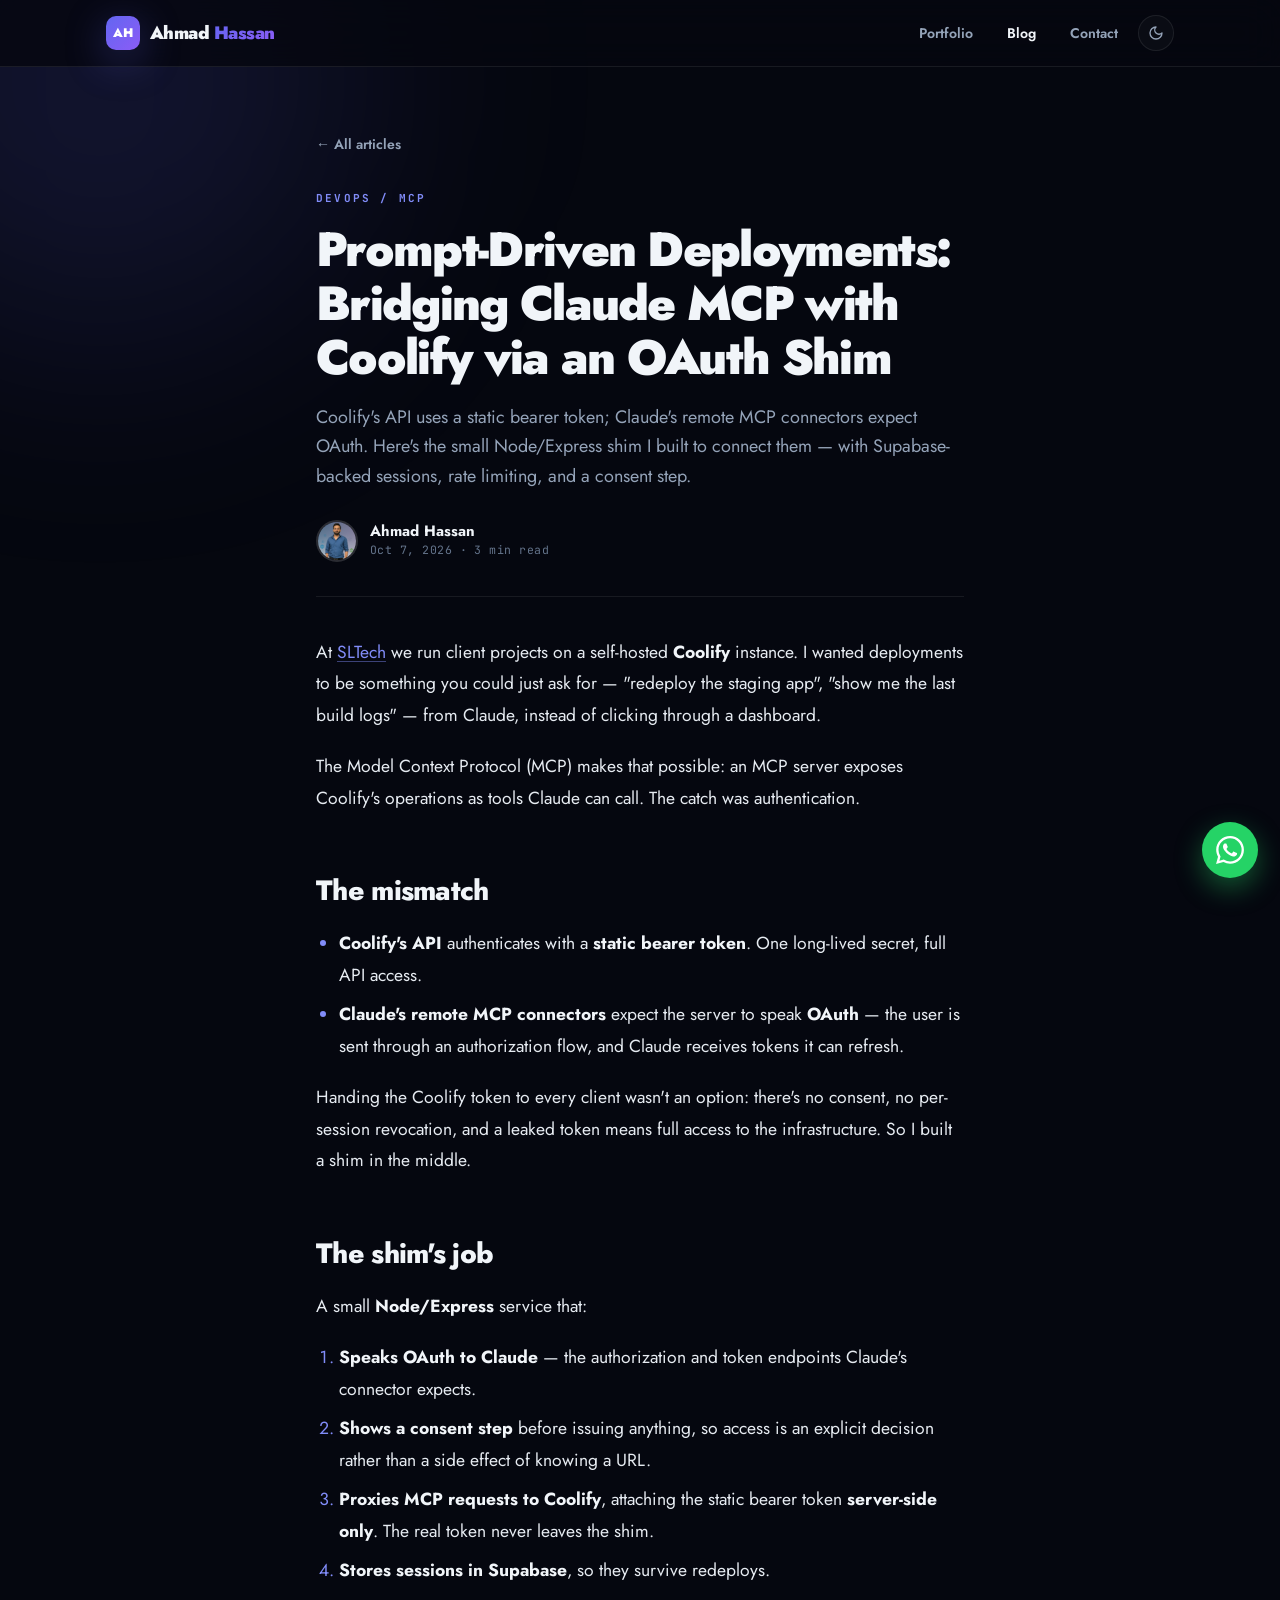
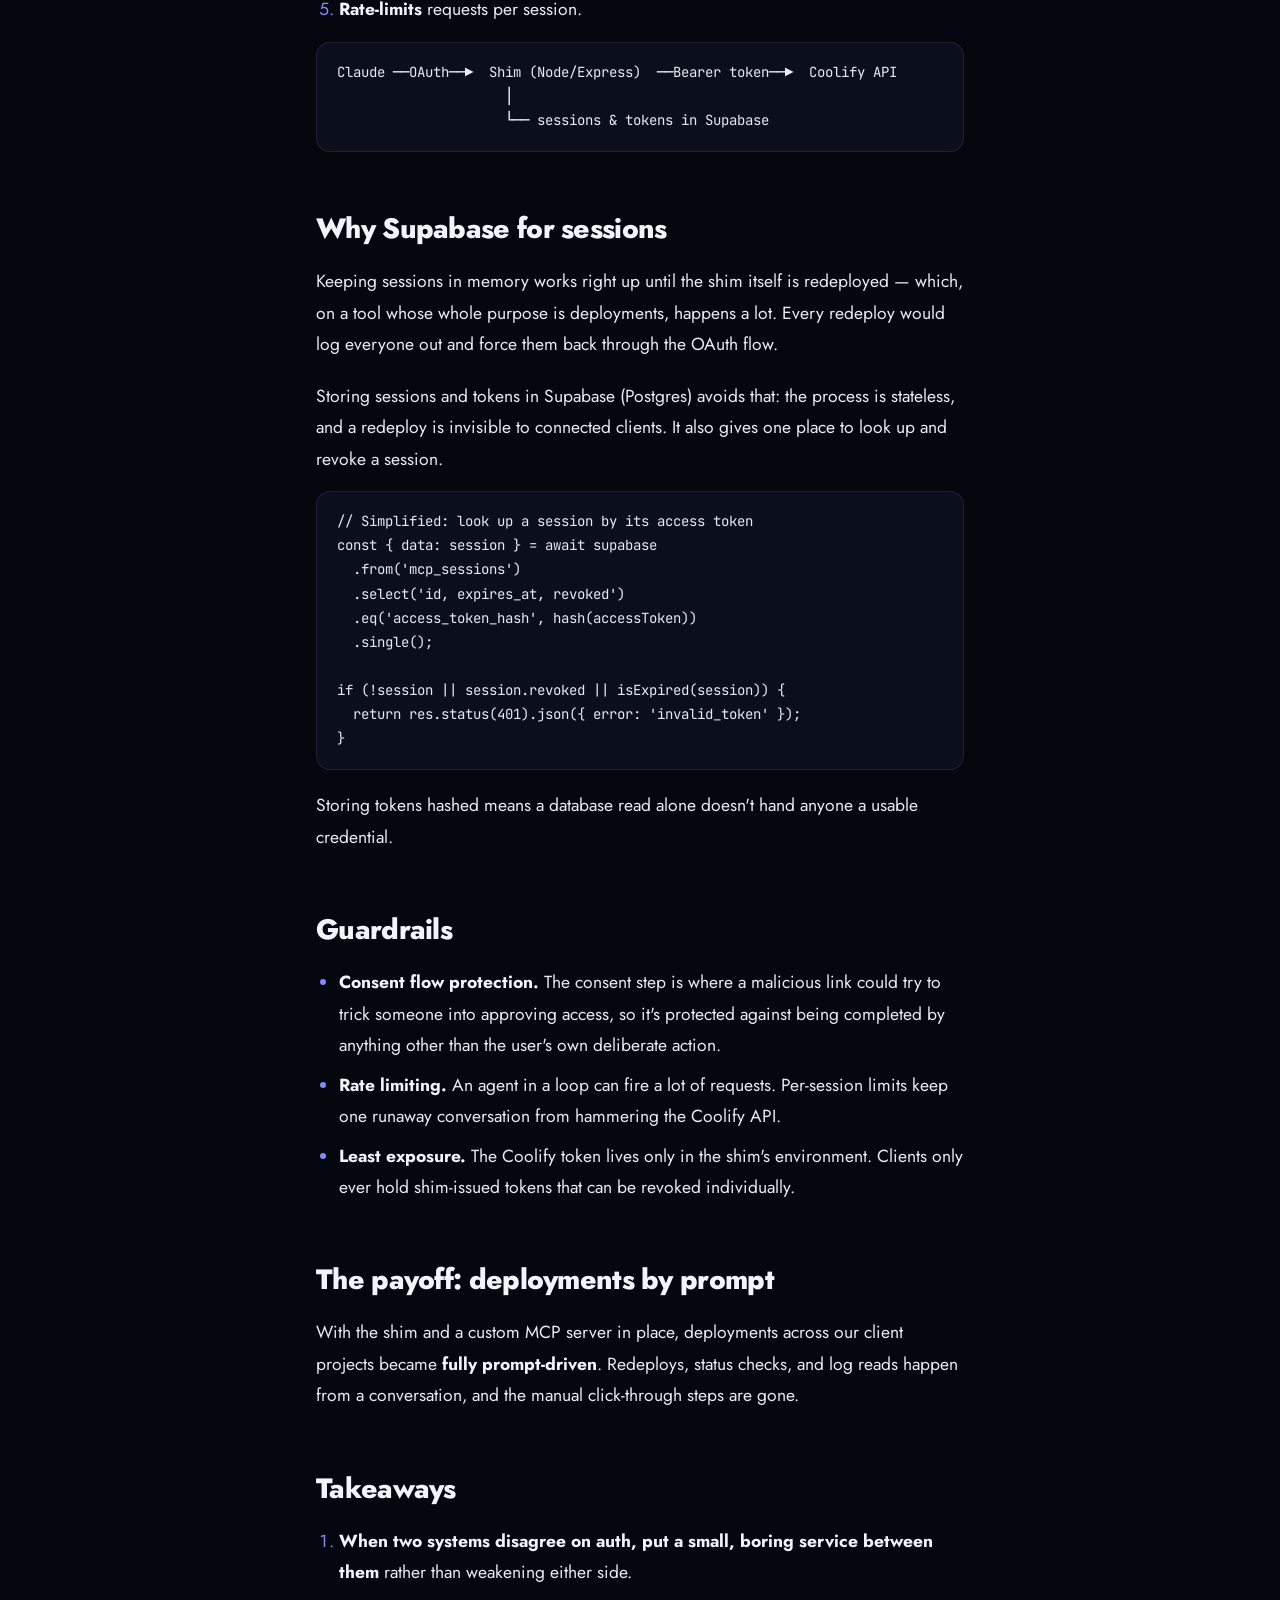
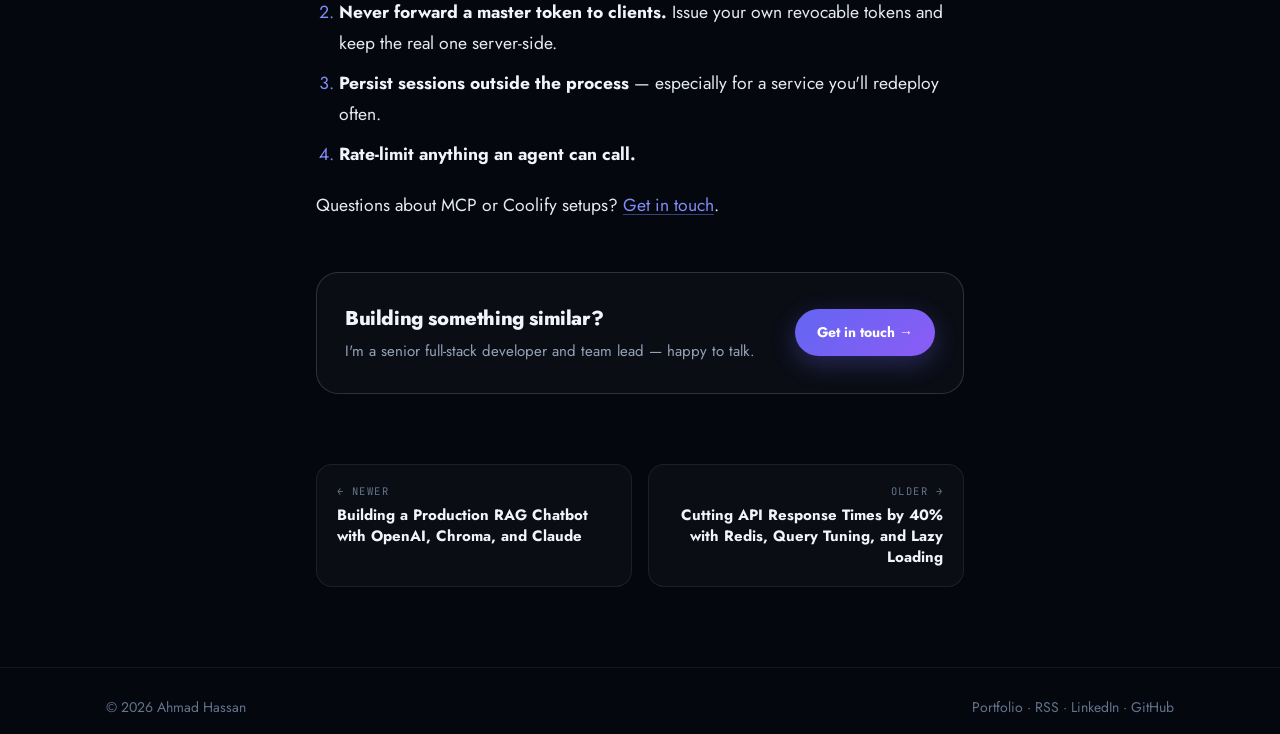
<file: blog/claude-mcp-coolify-oauth-shim/index.html>
<!DOCTYPE html>
<html lang="en" data-theme="dark">
<head>
<meta charset="UTF-8">
<meta name="viewport" content="width=device-width, initial-scale=1.0">
<script>try{var t=localStorage.getItem('ah-theme');if(t)document.documentElement.dataset.theme=t}catch(e){}</script>
<title>Prompt-Driven Deployments: Bridging Claude MCP with Coolify via an OAuth Shim | Ahmad Hassan</title>
<meta name="description" content="How I connected Claude MCP to self-hosted Coolify with a small Node/Express OAuth shim — Supabase sessions, rate limiting and consent.">
<link rel="canonical" href="https://www.ahmadhassan.pro/blog/claude-mcp-coolify-oauth-shim/">
<meta name="author" content="Ahmad Hassan">
<meta property="og:type" content="article">
<meta property="og:url" content="https://www.ahmadhassan.pro/blog/claude-mcp-coolify-oauth-shim/">
<meta property="og:title" content="Prompt-Driven Deployments: Bridging Claude MCP with Coolify via an OAuth Shim | Ahmad Hassan">
<meta property="og:description" content="How I connected Claude MCP to self-hosted Coolify with a small Node/Express OAuth shim — Supabase sessions, rate limiting and consent.">
<meta property="og:image" content="https://www.ahmadhassan.pro/images/og-image.jpg">
<meta name="twitter:card" content="summary_large_image">
<meta name="twitter:title" content="Prompt-Driven Deployments: Bridging Claude MCP with Coolify via an OAuth Shim | Ahmad Hassan">
<meta name="twitter:description" content="How I connected Claude MCP to self-hosted Coolify with a small Node/Express OAuth shim — Supabase sessions, rate limiting and consent.">
<meta name="twitter:image" content="https://www.ahmadhassan.pro/images/og-image.jpg">
<link rel="alternate" type="application/rss+xml" title="Ahmad Hassan — Blog" href="/blog/rss.xml">
<link rel="icon" href="/favicon.ico" sizes="48x48">
<link rel="icon" href="/favicon.svg" type="image/svg+xml">
<link rel="apple-touch-icon" href="/apple-touch-icon.png">
<meta name="theme-color" content="#05070f">
<link rel="preconnect" href="https://fonts.googleapis.com">
<link rel="preconnect" href="https://fonts.gstatic.com" crossorigin>
<link href="https://fonts.googleapis.com/css2?family=Jost:ital,wght@0,300..900;1,300..900&family=JetBrains+Mono:wght@400;500;700&display=swap" rel="stylesheet">
<link rel="stylesheet" href="/blog/blog.css">
<script type="application/ld+json">
{
  "@context": "https://schema.org",
  "@graph": [
    {
      "@type": "BlogPosting",
      "headline": "Prompt-Driven Deployments: Bridging Claude MCP with Coolify via an OAuth Shim",
      "description": "How I connected Claude MCP to self-hosted Coolify with a small Node/Express OAuth shim — Supabase sessions, rate limiting and consent.",
      "image": "https://www.ahmadhassan.pro/images/og-image.jpg",
      "datePublished": "2026-10-07T09:00:00+05:00",
      "dateModified": "2026-10-07T09:00:00+05:00",
      "author": {
        "@type": "Person",
        "@id": "https://www.ahmadhassan.pro/#person",
        "name": "Ahmad Hassan",
        "url": "https://www.ahmadhassan.pro/"
      },
      "publisher": {
        "@type": "Person",
        "@id": "https://www.ahmadhassan.pro/#person",
        "name": "Ahmad Hassan",
        "url": "https://www.ahmadhassan.pro/"
      },
      "mainEntityOfPage": "https://www.ahmadhassan.pro/blog/claude-mcp-coolify-oauth-shim/",
      "articleSection": "DevOps / MCP",
      "isPartOf": {
        "@id": "https://www.ahmadhassan.pro/#website"
      }
    },
    {
      "@type": "BreadcrumbList",
      "itemListElement": [
        {
          "@type": "ListItem",
          "position": 1,
          "name": "Home",
          "item": "https://www.ahmadhassan.pro/"
        },
        {
          "@type": "ListItem",
          "position": 2,
          "name": "Blog",
          "item": "https://www.ahmadhassan.pro/blog/"
        },
        {
          "@type": "ListItem",
          "position": 3,
          "name": "Prompt-Driven Deployments: Bridging Claude MCP with Coolify via an OAuth Shim",
          "item": "https://www.ahmadhassan.pro/blog/claude-mcp-coolify-oauth-shim/"
        }
      ]
    }
  ]
}
</script>
</head>
<body>
<div class="orb"></div>
<header class="bnav">
  <div class="wrap bnav-in">
    <a href="/" class="brand"><div class="brand-badge">AH</div><div class="brand-name">Ahmad<em> Hassan</em></div></a>
    <nav class="bnav-links">
      <a href="/" class="hide-sm">Portfolio</a>
      <a href="/blog/" class="on">Blog</a>
      <a href="/#contact">Contact</a>
      <button class="icon-btn" id="themeBtn" aria-label="Toggle theme">
        <svg id="moon" viewBox="0 0 24 24" fill="none" stroke="currentColor" stroke-width="2" stroke-linecap="round" stroke-linejoin="round"><path d="M12 3a6 6 0 0 0 9 9 9 9 0 1 1-9-9Z"/></svg>
        <svg id="sun" viewBox="0 0 24 24" fill="none" stroke="currentColor" stroke-width="2" stroke-linecap="round" stroke-linejoin="round"><circle cx="12" cy="12" r="4"/><path d="M12 2v2M12 20v2M4.93 4.93l1.41 1.41M17.66 17.66l1.41 1.41M2 12h2M20 12h2M6.34 17.66l-1.41 1.41M19.07 4.93l-1.41 1.41"/></svg>
      </button>
    </nav>
  </div>
</header>
<main class="narrow">
  <header class="post-head">
    <a href="/blog/" class="back">← All articles</a><br>
    <span class="eyebrow">DevOps / MCP</span>
    <h1>Prompt-Driven Deployments: Bridging Claude MCP with Coolify via an OAuth Shim</h1>
    <p class="lede">Coolify&#x27;s API uses a static bearer token; Claude&#x27;s remote MCP connectors expect OAuth. Here&#x27;s the small Node/Express shim I built to connect them — with Supabase-backed sessions, rate limiting, and a consent step.</p>
    <div class="byline">
      <img src="/images/ah.webp" alt="Ahmad Hassan" width="42" height="42">
      <div><div class="who">Ahmad Hassan</div><div class="when"><time datetime="2026-10-07">Oct 7, 2026</time> · 3 min read</div></div>
    </div>
  </header>
  <article class="prose">
<p>At <a href="https://sltech.io/">SLTech</a> we run client projects on a self-hosted <strong>Coolify</strong> instance. I wanted deployments to be something you could just ask for — "redeploy the staging app", "show me the last build logs" — from Claude, instead of clicking through a dashboard.</p>
<p>The Model Context Protocol (MCP) makes that possible: an MCP server exposes Coolify's operations as tools Claude can call. The catch was authentication.</p>
<h2>The mismatch</h2>
<ul>
<li><strong>Coolify's API</strong> authenticates with a <strong>static bearer token</strong>. One long-lived secret, full API access.</li>
<li><strong>Claude's remote MCP connectors</strong> expect the server to speak <strong>OAuth</strong> — the user is sent through an authorization flow, and Claude receives tokens it can refresh.</li>
</ul>
<p>Handing the Coolify token to every client wasn't an option: there's no consent, no per-session revocation, and a leaked token means full access to the infrastructure. So I built a shim in the middle.</p>
<h2>The shim's job</h2>
<p>A small <strong>Node/Express</strong> service that:</p>
<ol>
<li><strong>Speaks OAuth to Claude</strong> — the authorization and token endpoints Claude's connector expects.</li>
<li><strong>Shows a consent step</strong> before issuing anything, so access is an explicit decision rather than a side effect of knowing a URL.</li>
<li><strong>Proxies MCP requests to Coolify</strong>, attaching the static bearer token <strong>server-side only</strong>. The real token never leaves the shim.</li>
<li><strong>Stores sessions in Supabase</strong>, so they survive redeploys.</li>
<li><strong>Rate-limits</strong> requests per session.</li>
</ol>
<pre><code class="language-text">Claude ──OAuth──▶  Shim (Node/Express)  ──Bearer token──▶  Coolify API
                     │
                     └── sessions &amp; tokens in Supabase
</code></pre>
<h2>Why Supabase for sessions</h2>
<p>Keeping sessions in memory works right up until the shim itself is redeployed — which, on a tool whose whole purpose is deployments, happens a lot. Every redeploy would log everyone out and force them back through the OAuth flow.</p>
<p>Storing sessions and tokens in Supabase (Postgres) avoids that: the process is stateless, and a redeploy is invisible to connected clients. It also gives one place to look up and revoke a session.</p>
<pre><code class="language-js">// Simplified: look up a session by its access token
const { data: session } = await supabase
  .from('mcp_sessions')
  .select('id, expires_at, revoked')
  .eq('access_token_hash', hash(accessToken))
  .single();

if (!session || session.revoked || isExpired(session)) {
  return res.status(401).json({ error: 'invalid_token' });
}
</code></pre>
<p>Storing tokens hashed means a database read alone doesn't hand anyone a usable credential.</p>
<h2>Guardrails</h2>
<ul>
<li><strong>Consent flow protection.</strong> The consent step is where a malicious link could try to trick someone into approving access, so it's protected against being completed by anything other than the user's own deliberate action.</li>
<li><strong>Rate limiting.</strong> An agent in a loop can fire a lot of requests. Per-session limits keep one runaway conversation from hammering the Coolify API.</li>
<li><strong>Least exposure.</strong> The Coolify token lives only in the shim's environment. Clients only ever hold shim-issued tokens that can be revoked individually.</li>
</ul>
<h2>The payoff: deployments by prompt</h2>
<p>With the shim and a custom MCP server in place, deployments across our client projects became <strong>fully prompt-driven</strong>. Redeploys, status checks, and log reads happen from a conversation, and the manual click-through steps are gone.</p>
<h2>Takeaways</h2>
<ol>
<li><strong>When two systems disagree on auth, put a small, boring service between them</strong> rather than weakening either side.</li>
<li><strong>Never forward a master token to clients.</strong> Issue your own revocable tokens and keep the real one server-side.</li>
<li><strong>Persist sessions outside the process</strong> — especially for a service you'll redeploy often.</li>
<li><strong>Rate-limit anything an agent can call.</strong></li>
</ol>
<p>Questions about MCP or Coolify setups? <a href="/#contact">Get in touch</a>.</p>
  </article>
  <aside class="cta">
    <div><h3>Building something similar?</h3><p>I'm a senior full-stack developer and team lead — happy to talk.</p></div>
    <a class="btn" href="/#contact">Get in touch →</a>
  </aside>
  <nav class="pn"><a href="/blog/production-rag-chatbot/"><small>← Newer</small><span>Building a Production RAG Chatbot with OpenAI, Chroma, and Claude</span></a><a class="next" href="/blog/cutting-api-response-times-40-percent/"><small>Older →</small><span>Cutting API Response Times by 40% with Redis, Query Tuning, and Lazy Loading</span></a></nav>
</main>
<a id="wa" href="https://wa.me/923039625229?text=Hi%20Ahmad%2C%20I%20found%20your%20portfolio%20and%20would%20like%20to%20discuss%20a%20project." target="_blank" rel="noopener" aria-label="Chat with Ahmad on WhatsApp">
  <svg viewBox="0 0 24 24" fill="currentColor" aria-hidden="true"><path d="M17.47 14.38c-.3-.15-1.76-.87-2.03-.97-.27-.1-.47-.15-.67.15-.2.3-.77.97-.94 1.17-.17.2-.35.22-.64.07-.3-.15-1.26-.46-2.4-1.48-.89-.79-1.49-1.77-1.66-2.07-.17-.3-.02-.46.13-.61.13-.13.3-.35.45-.52.15-.17.2-.3.3-.5.1-.2.05-.37-.02-.52-.08-.15-.67-1.62-.92-2.22-.24-.58-.49-.5-.67-.51h-.57c-.2 0-.52.07-.79.37-.27.3-1.04 1.02-1.04 2.48 0 1.46 1.07 2.88 1.21 3.07.15.2 2.1 3.2 5.08 4.49.71.31 1.26.49 1.69.63.71.23 1.36.2 1.87.12.57-.09 1.76-.72 2.01-1.41.25-.7.25-1.29.17-1.41-.07-.13-.27-.2-.57-.35M12.05 21.79h-.01a9.87 9.87 0 0 1-5.03-1.38l-.36-.21-3.74.98 1-3.65-.24-.37a9.86 9.86 0 0 1-1.51-5.26c0-5.45 4.44-9.88 9.89-9.88 2.64 0 5.12 1.03 6.99 2.9a9.82 9.82 0 0 1 2.89 6.99c0 5.45-4.44 9.88-9.88 9.88m8.41-18.3A11.81 11.81 0 0 0 12.05 0C5.5 0 .16 5.34.16 11.89c0 2.1.55 4.14 1.59 5.95L.06 24l6.3-1.65a11.88 11.88 0 0 0 5.68 1.45h.01c6.55 0 11.89-5.34 11.89-11.89 0-3.18-1.24-6.16-3.48-8.41"/></svg>
  <span class="wa-tip">Chat on WhatsApp</span>
</a>
<footer class="bfoot">
  <div class="wrap">
    <span>© <span id="year">2026</span> Ahmad Hassan</span>
    <span><a href="/">Portfolio</a> · <a href="/blog/rss.xml">RSS</a> · <a href="https://www.linkedin.com/in/aimhassan" target="_blank" rel="noopener">LinkedIn</a> · <a href="https://github.com/aim878" target="_blank" rel="noopener">GitHub</a></span>
  </div>
</footer>
<script>
document.getElementById('year').textContent = new Date().getFullYear();
document.getElementById('themeBtn').addEventListener('click', function () {
  var next = document.documentElement.dataset.theme === 'dark' ? 'light' : 'dark';
  document.documentElement.dataset.theme = next;
  try { localStorage.setItem('ah-theme', next); } catch (e) {}
});
</script>
</body>
</html>
</file>
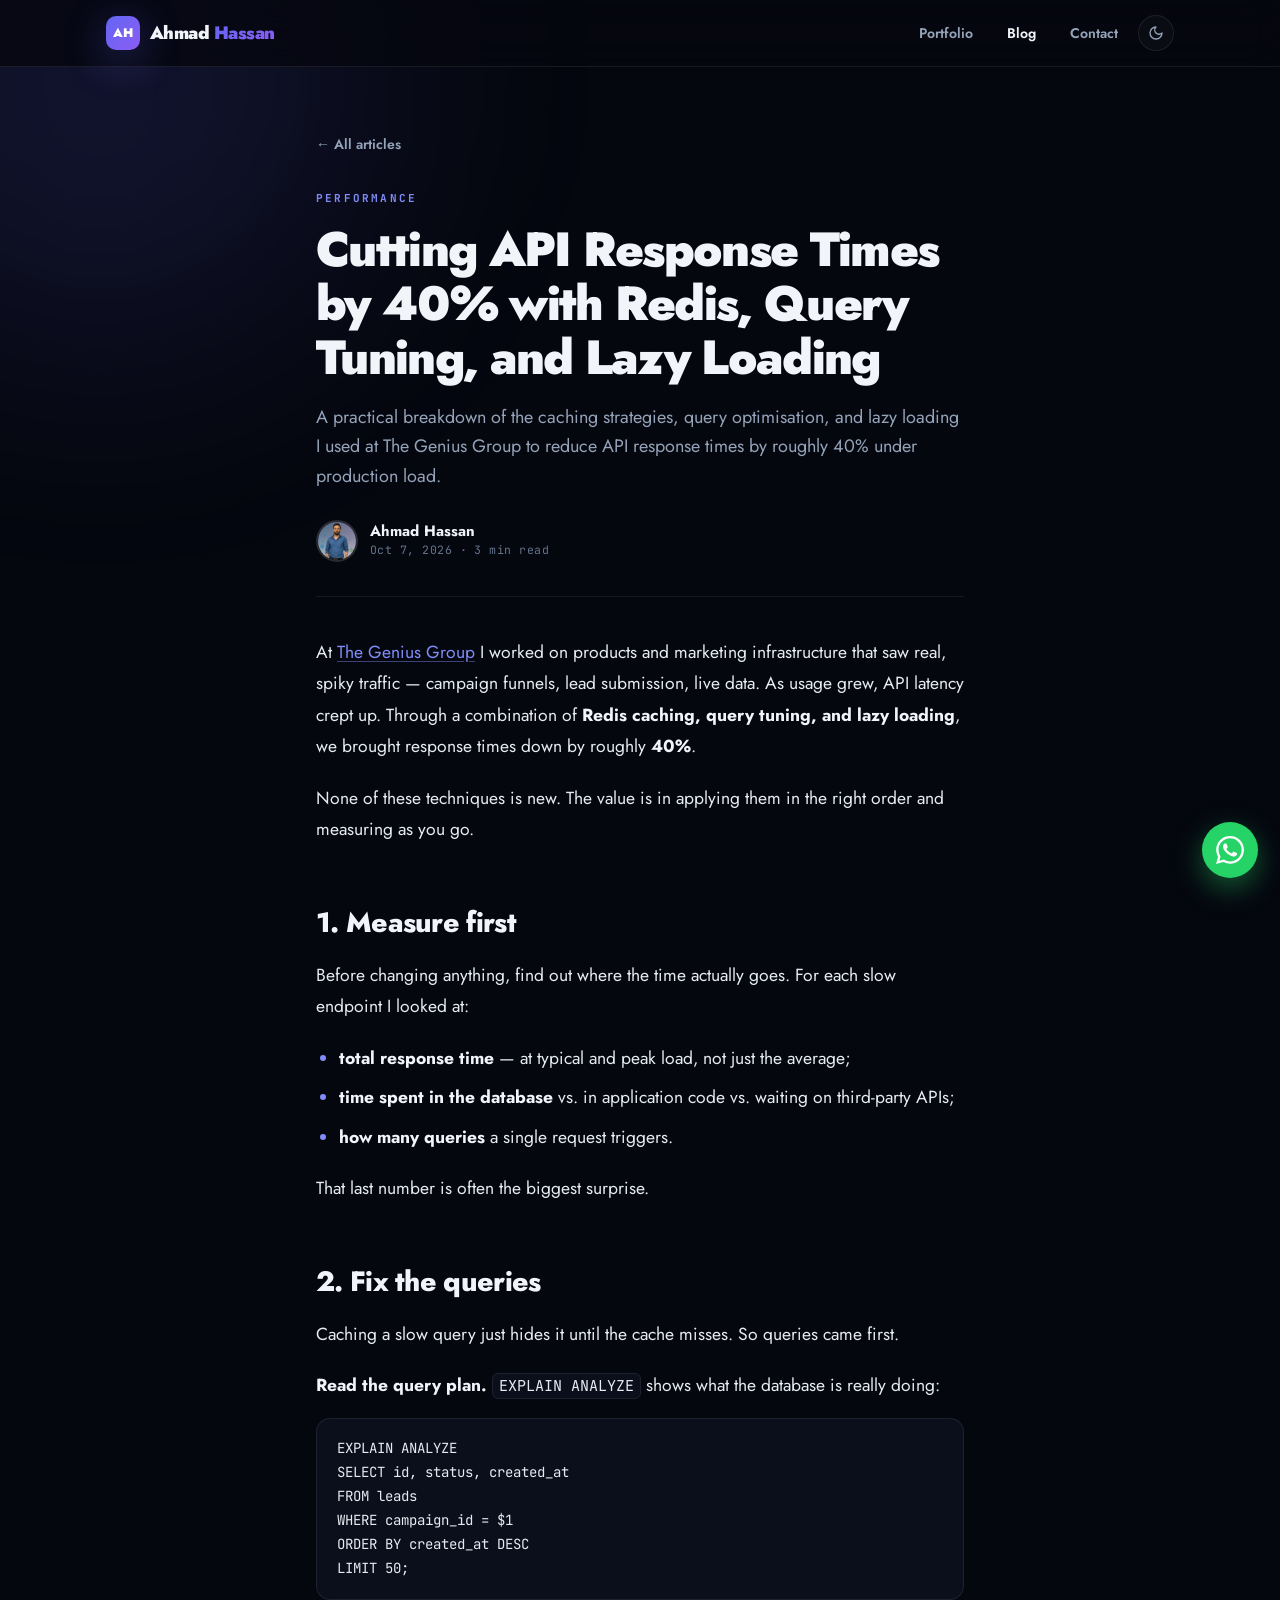
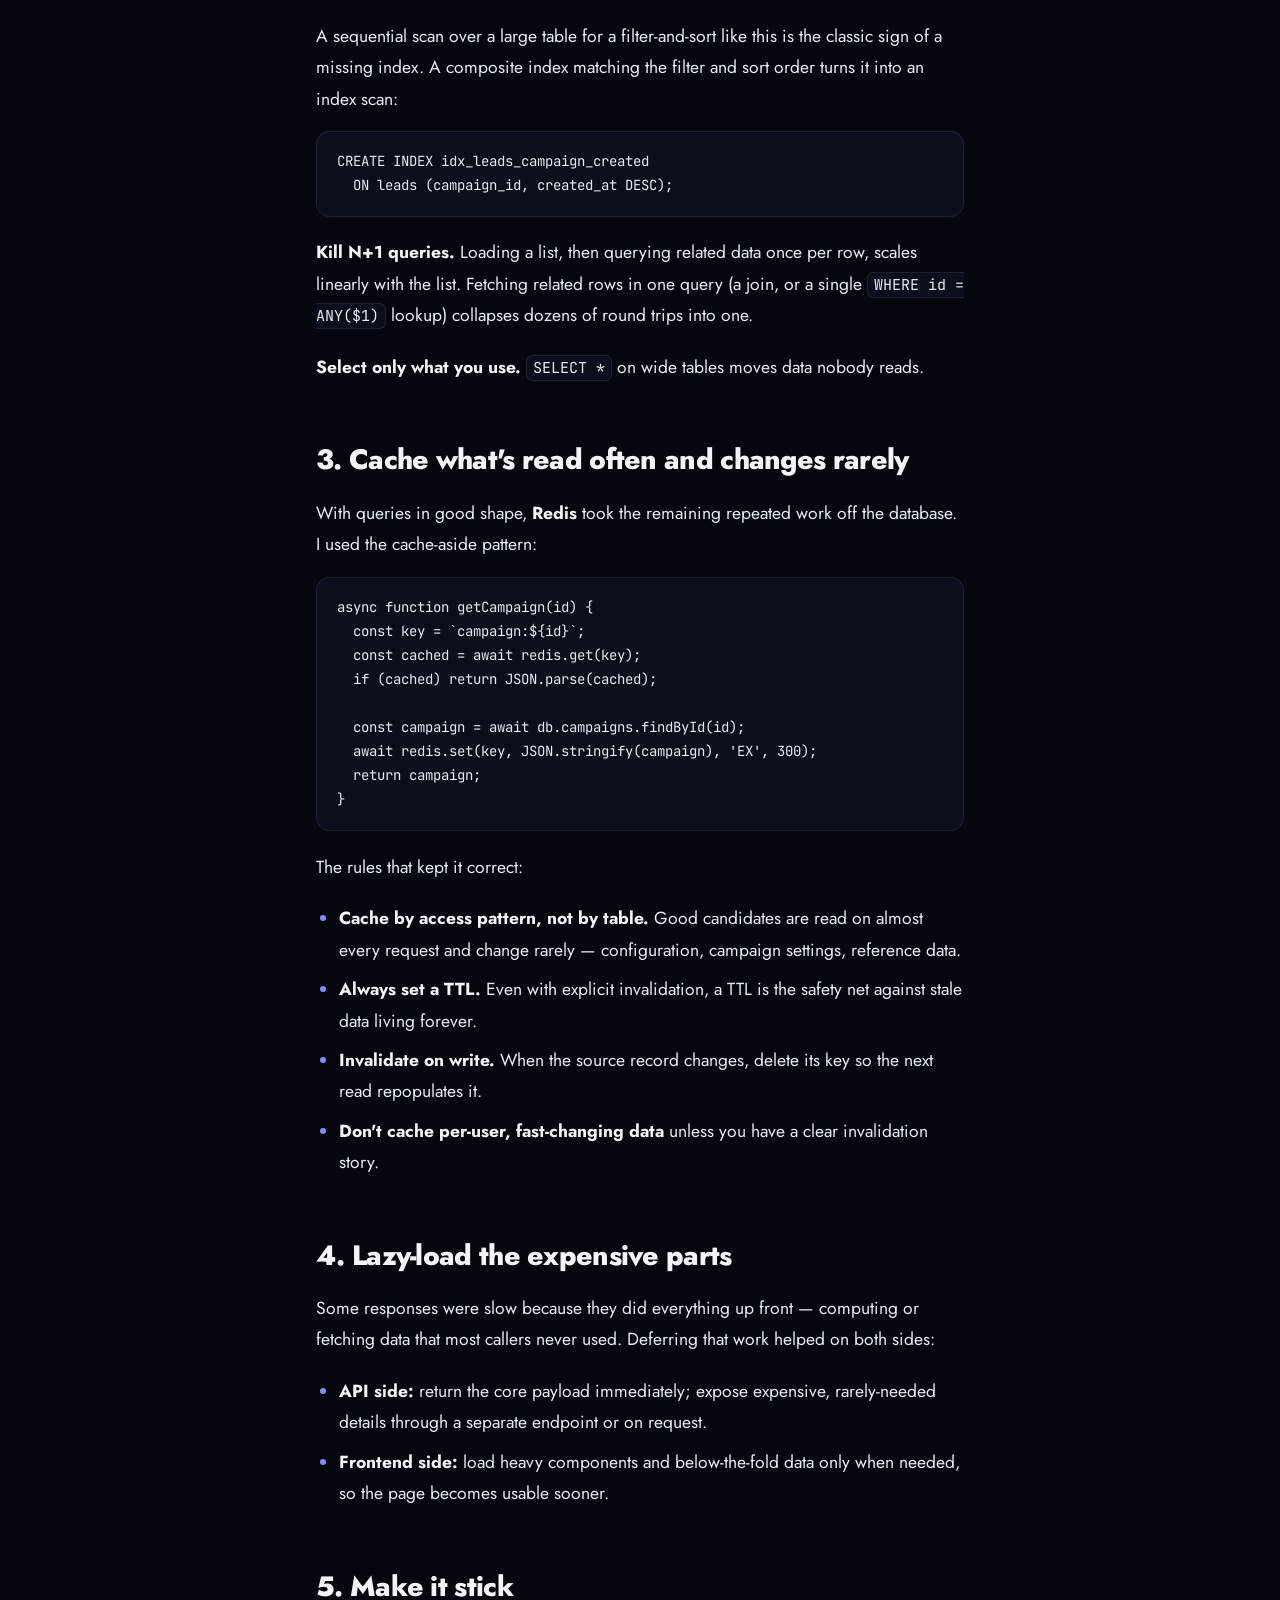
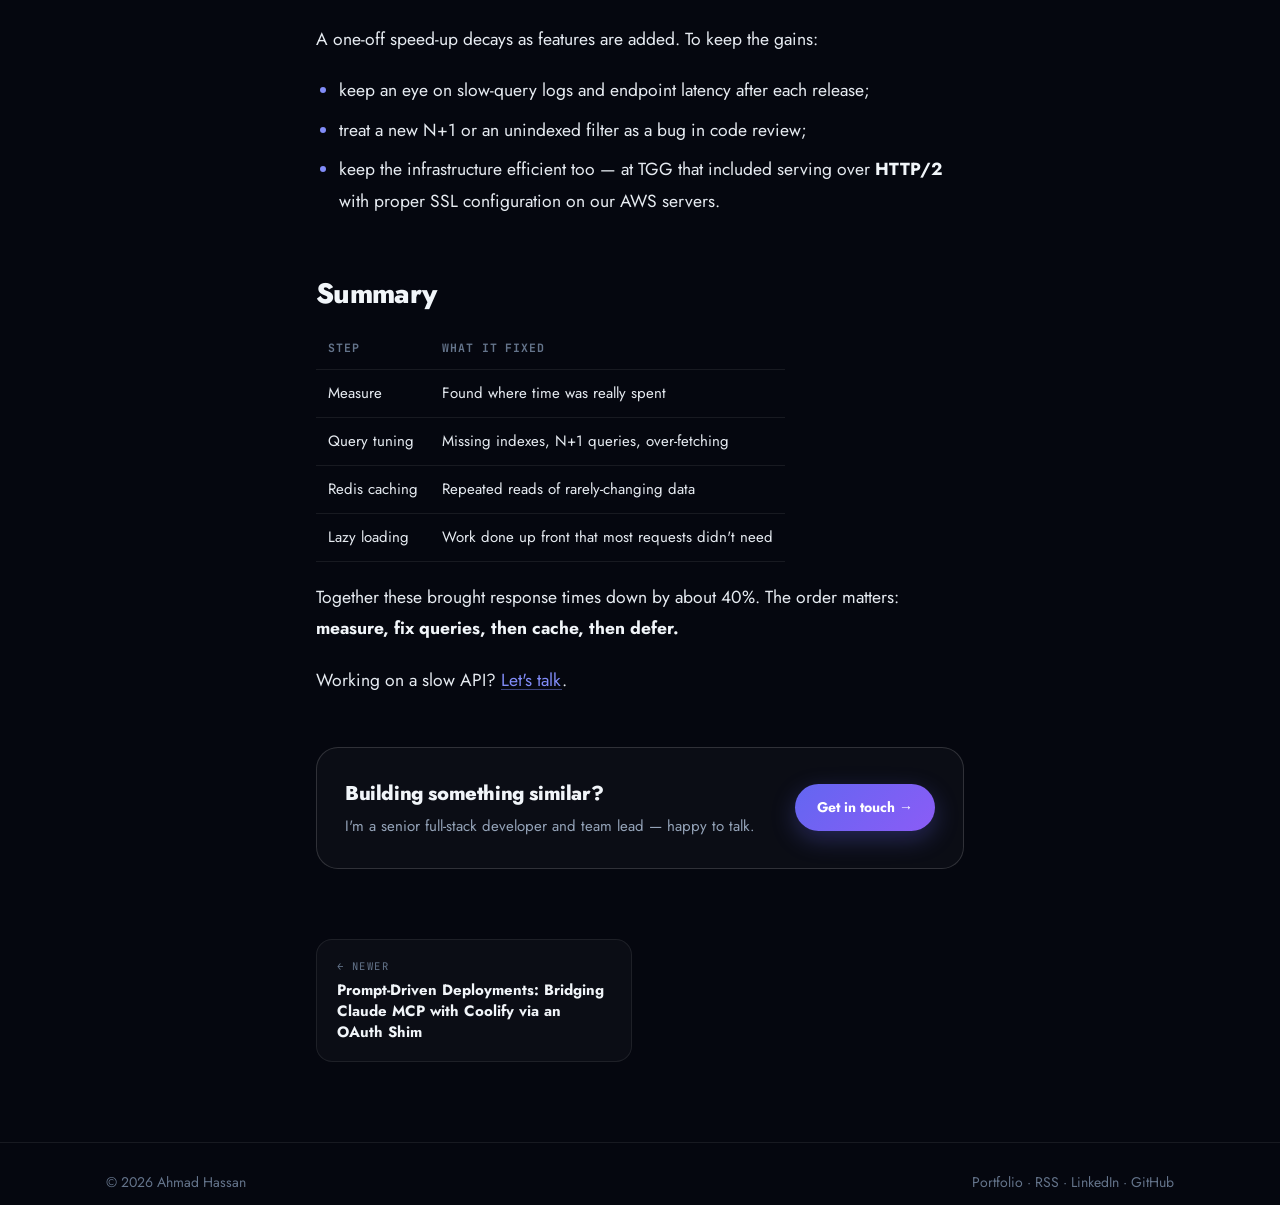
<file: blog/cutting-api-response-times-40-percent/index.html>
<!DOCTYPE html>
<html lang="en" data-theme="dark">
<head>
<meta charset="UTF-8">
<meta name="viewport" content="width=device-width, initial-scale=1.0">
<script>try{var t=localStorage.getItem('ah-theme');if(t)document.documentElement.dataset.theme=t}catch(e){}</script>
<title>Cutting API Response Times by 40% with Redis, Query Tuning, and Lazy Loading | Ahmad Hassan</title>
<meta name="description" content="How Redis caching, query tuning and lazy loading cut API response times by ~40% at The Genius Group — a practical, step-by-step breakdown.">
<link rel="canonical" href="https://www.ahmadhassan.pro/blog/cutting-api-response-times-40-percent/">
<meta name="author" content="Ahmad Hassan">
<meta property="og:type" content="article">
<meta property="og:url" content="https://www.ahmadhassan.pro/blog/cutting-api-response-times-40-percent/">
<meta property="og:title" content="Cutting API Response Times by 40% with Redis, Query Tuning, and Lazy Loading | Ahmad Hassan">
<meta property="og:description" content="How Redis caching, query tuning and lazy loading cut API response times by ~40% at The Genius Group — a practical, step-by-step breakdown.">
<meta property="og:image" content="https://www.ahmadhassan.pro/images/og-image.jpg">
<meta name="twitter:card" content="summary_large_image">
<meta name="twitter:title" content="Cutting API Response Times by 40% with Redis, Query Tuning, and Lazy Loading | Ahmad Hassan">
<meta name="twitter:description" content="How Redis caching, query tuning and lazy loading cut API response times by ~40% at The Genius Group — a practical, step-by-step breakdown.">
<meta name="twitter:image" content="https://www.ahmadhassan.pro/images/og-image.jpg">
<link rel="alternate" type="application/rss+xml" title="Ahmad Hassan — Blog" href="/blog/rss.xml">
<link rel="icon" href="/favicon.ico" sizes="48x48">
<link rel="icon" href="/favicon.svg" type="image/svg+xml">
<link rel="apple-touch-icon" href="/apple-touch-icon.png">
<meta name="theme-color" content="#05070f">
<link rel="preconnect" href="https://fonts.googleapis.com">
<link rel="preconnect" href="https://fonts.gstatic.com" crossorigin>
<link href="https://fonts.googleapis.com/css2?family=Jost:ital,wght@0,300..900;1,300..900&family=JetBrains+Mono:wght@400;500;700&display=swap" rel="stylesheet">
<link rel="stylesheet" href="/blog/blog.css">
<script type="application/ld+json">
{
  "@context": "https://schema.org",
  "@graph": [
    {
      "@type": "BlogPosting",
      "headline": "Cutting API Response Times by 40% with Redis, Query Tuning, and Lazy Loading",
      "description": "How Redis caching, query tuning and lazy loading cut API response times by ~40% at The Genius Group — a practical, step-by-step breakdown.",
      "image": "https://www.ahmadhassan.pro/images/og-image.jpg",
      "datePublished": "2026-10-07T09:00:00+05:00",
      "dateModified": "2026-10-07T09:00:00+05:00",
      "author": {
        "@type": "Person",
        "@id": "https://www.ahmadhassan.pro/#person",
        "name": "Ahmad Hassan",
        "url": "https://www.ahmadhassan.pro/"
      },
      "publisher": {
        "@type": "Person",
        "@id": "https://www.ahmadhassan.pro/#person",
        "name": "Ahmad Hassan",
        "url": "https://www.ahmadhassan.pro/"
      },
      "mainEntityOfPage": "https://www.ahmadhassan.pro/blog/cutting-api-response-times-40-percent/",
      "articleSection": "Performance",
      "isPartOf": {
        "@id": "https://www.ahmadhassan.pro/#website"
      }
    },
    {
      "@type": "BreadcrumbList",
      "itemListElement": [
        {
          "@type": "ListItem",
          "position": 1,
          "name": "Home",
          "item": "https://www.ahmadhassan.pro/"
        },
        {
          "@type": "ListItem",
          "position": 2,
          "name": "Blog",
          "item": "https://www.ahmadhassan.pro/blog/"
        },
        {
          "@type": "ListItem",
          "position": 3,
          "name": "Cutting API Response Times by 40% with Redis, Query Tuning, and Lazy Loading",
          "item": "https://www.ahmadhassan.pro/blog/cutting-api-response-times-40-percent/"
        }
      ]
    }
  ]
}
</script>
</head>
<body>
<div class="orb"></div>
<header class="bnav">
  <div class="wrap bnav-in">
    <a href="/" class="brand"><div class="brand-badge">AH</div><div class="brand-name">Ahmad<em> Hassan</em></div></a>
    <nav class="bnav-links">
      <a href="/" class="hide-sm">Portfolio</a>
      <a href="/blog/" class="on">Blog</a>
      <a href="/#contact">Contact</a>
      <button class="icon-btn" id="themeBtn" aria-label="Toggle theme">
        <svg id="moon" viewBox="0 0 24 24" fill="none" stroke="currentColor" stroke-width="2" stroke-linecap="round" stroke-linejoin="round"><path d="M12 3a6 6 0 0 0 9 9 9 9 0 1 1-9-9Z"/></svg>
        <svg id="sun" viewBox="0 0 24 24" fill="none" stroke="currentColor" stroke-width="2" stroke-linecap="round" stroke-linejoin="round"><circle cx="12" cy="12" r="4"/><path d="M12 2v2M12 20v2M4.93 4.93l1.41 1.41M17.66 17.66l1.41 1.41M2 12h2M20 12h2M6.34 17.66l-1.41 1.41M19.07 4.93l-1.41 1.41"/></svg>
      </button>
    </nav>
  </div>
</header>
<main class="narrow">
  <header class="post-head">
    <a href="/blog/" class="back">← All articles</a><br>
    <span class="eyebrow">Performance</span>
    <h1>Cutting API Response Times by 40% with Redis, Query Tuning, and Lazy Loading</h1>
    <p class="lede">A practical breakdown of the caching strategies, query optimisation, and lazy loading I used at The Genius Group to reduce API response times by roughly 40% under production load.</p>
    <div class="byline">
      <img src="/images/ah.webp" alt="Ahmad Hassan" width="42" height="42">
      <div><div class="who">Ahmad Hassan</div><div class="when"><time datetime="2026-10-07">Oct 7, 2026</time> · 3 min read</div></div>
    </div>
  </header>
  <article class="prose">
<p>At <a href="https://www.genius.co.uk/">The Genius Group</a> I worked on products and marketing infrastructure that saw real, spiky traffic — campaign funnels, lead submission, live data. As usage grew, API latency crept up. Through a combination of <strong>Redis caching, query tuning, and lazy loading</strong>, we brought response times down by roughly <strong>40%</strong>.</p>
<p>None of these techniques is new. The value is in applying them in the right order and measuring as you go.</p>
<h2>1. Measure first</h2>
<p>Before changing anything, find out where the time actually goes. For each slow endpoint I looked at:</p>
<ul>
<li><strong>total response time</strong> — at typical and peak load, not just the average;</li>
<li><strong>time spent in the database</strong> vs. in application code vs. waiting on third-party APIs;</li>
<li><strong>how many queries</strong> a single request triggers.</li>
</ul>
<p>That last number is often the biggest surprise.</p>
<h2>2. Fix the queries</h2>
<p>Caching a slow query just hides it until the cache misses. So queries came first.</p>
<p><strong>Read the query plan.</strong> <code>EXPLAIN ANALYZE</code> shows what the database is really doing:</p>
<pre><code class="language-sql">EXPLAIN ANALYZE
SELECT id, status, created_at
FROM leads
WHERE campaign_id = $1
ORDER BY created_at DESC
LIMIT 50;
</code></pre>
<p>A sequential scan over a large table for a filter-and-sort like this is the classic sign of a missing index. A composite index matching the filter and sort order turns it into an index scan:</p>
<pre><code class="language-sql">CREATE INDEX idx_leads_campaign_created
  ON leads (campaign_id, created_at DESC);
</code></pre>
<p><strong>Kill N+1 queries.</strong> Loading a list, then querying related data once per row, scales linearly with the list. Fetching related rows in one query (a join, or a single <code>WHERE id = ANY($1)</code> lookup) collapses dozens of round trips into one.</p>
<p><strong>Select only what you use.</strong> <code>SELECT *</code> on wide tables moves data nobody reads.</p>
<h2>3. Cache what's read often and changes rarely</h2>
<p>With queries in good shape, <strong>Redis</strong> took the remaining repeated work off the database. I used the cache-aside pattern:</p>
<pre><code class="language-js">async function getCampaign(id) {
  const key = `campaign:${id}`;
  const cached = await redis.get(key);
  if (cached) return JSON.parse(cached);

  const campaign = await db.campaigns.findById(id);
  await redis.set(key, JSON.stringify(campaign), 'EX', 300);
  return campaign;
}
</code></pre>
<p>The rules that kept it correct:</p>
<ul>
<li><strong>Cache by access pattern, not by table.</strong> Good candidates are read on almost every request and change rarely — configuration, campaign settings, reference data.</li>
<li><strong>Always set a TTL.</strong> Even with explicit invalidation, a TTL is the safety net against stale data living forever.</li>
<li><strong>Invalidate on write.</strong> When the source record changes, delete its key so the next read repopulates it.</li>
<li><strong>Don't cache per-user, fast-changing data</strong> unless you have a clear invalidation story.</li>
</ul>
<h2>4. Lazy-load the expensive parts</h2>
<p>Some responses were slow because they did everything up front — computing or fetching data that most callers never used. Deferring that work helped on both sides:</p>
<ul>
<li><strong>API side:</strong> return the core payload immediately; expose expensive, rarely-needed details through a separate endpoint or on request.</li>
<li><strong>Frontend side:</strong> load heavy components and below-the-fold data only when needed, so the page becomes usable sooner.</li>
</ul>
<h2>5. Make it stick</h2>
<p>A one-off speed-up decays as features are added. To keep the gains:</p>
<ul>
<li>keep an eye on slow-query logs and endpoint latency after each release;</li>
<li>treat a new N+1 or an unindexed filter as a bug in code review;</li>
<li>keep the infrastructure efficient too — at TGG that included serving over <strong>HTTP/2</strong> with proper SSL configuration on our AWS servers.</li>
</ul>
<h2>Summary</h2>
<table>
<thead>
<tr>
<th>Step</th>
<th>What it fixed</th>
</tr>
</thead>
<tbody>
<tr>
<td>Measure</td>
<td>Found where time was really spent</td>
</tr>
<tr>
<td>Query tuning</td>
<td>Missing indexes, N+1 queries, over-fetching</td>
</tr>
<tr>
<td>Redis caching</td>
<td>Repeated reads of rarely-changing data</td>
</tr>
<tr>
<td>Lazy loading</td>
<td>Work done up front that most requests didn't need</td>
</tr>
</tbody>
</table>
<p>Together these brought response times down by about 40%. The order matters: <strong>measure, fix queries, then cache, then defer.</strong></p>
<p>Working on a slow API? <a href="/#contact">Let's talk</a>.</p>
  </article>
  <aside class="cta">
    <div><h3>Building something similar?</h3><p>I'm a senior full-stack developer and team lead — happy to talk.</p></div>
    <a class="btn" href="/#contact">Get in touch →</a>
  </aside>
  <nav class="pn"><a href="/blog/claude-mcp-coolify-oauth-shim/"><small>← Newer</small><span>Prompt-Driven Deployments: Bridging Claude MCP with Coolify via an OAuth Shim</span></a></nav>
</main>
<a id="wa" href="https://wa.me/923039625229?text=Hi%20Ahmad%2C%20I%20found%20your%20portfolio%20and%20would%20like%20to%20discuss%20a%20project." target="_blank" rel="noopener" aria-label="Chat with Ahmad on WhatsApp">
  <svg viewBox="0 0 24 24" fill="currentColor" aria-hidden="true"><path d="M17.47 14.38c-.3-.15-1.76-.87-2.03-.97-.27-.1-.47-.15-.67.15-.2.3-.77.97-.94 1.17-.17.2-.35.22-.64.07-.3-.15-1.26-.46-2.4-1.48-.89-.79-1.49-1.77-1.66-2.07-.17-.3-.02-.46.13-.61.13-.13.3-.35.45-.52.15-.17.2-.3.3-.5.1-.2.05-.37-.02-.52-.08-.15-.67-1.62-.92-2.22-.24-.58-.49-.5-.67-.51h-.57c-.2 0-.52.07-.79.37-.27.3-1.04 1.02-1.04 2.48 0 1.46 1.07 2.88 1.21 3.07.15.2 2.1 3.2 5.08 4.49.71.31 1.26.49 1.69.63.71.23 1.36.2 1.87.12.57-.09 1.76-.72 2.01-1.41.25-.7.25-1.29.17-1.41-.07-.13-.27-.2-.57-.35M12.05 21.79h-.01a9.87 9.87 0 0 1-5.03-1.38l-.36-.21-3.74.98 1-3.65-.24-.37a9.86 9.86 0 0 1-1.51-5.26c0-5.45 4.44-9.88 9.89-9.88 2.64 0 5.12 1.03 6.99 2.9a9.82 9.82 0 0 1 2.89 6.99c0 5.45-4.44 9.88-9.88 9.88m8.41-18.3A11.81 11.81 0 0 0 12.05 0C5.5 0 .16 5.34.16 11.89c0 2.1.55 4.14 1.59 5.95L.06 24l6.3-1.65a11.88 11.88 0 0 0 5.68 1.45h.01c6.55 0 11.89-5.34 11.89-11.89 0-3.18-1.24-6.16-3.48-8.41"/></svg>
  <span class="wa-tip">Chat on WhatsApp</span>
</a>
<footer class="bfoot">
  <div class="wrap">
    <span>© <span id="year">2026</span> Ahmad Hassan</span>
    <span><a href="/">Portfolio</a> · <a href="/blog/rss.xml">RSS</a> · <a href="https://www.linkedin.com/in/aimhassan" target="_blank" rel="noopener">LinkedIn</a> · <a href="https://github.com/aim878" target="_blank" rel="noopener">GitHub</a></span>
  </div>
</footer>
<script>
document.getElementById('year').textContent = new Date().getFullYear();
document.getElementById('themeBtn').addEventListener('click', function () {
  var next = document.documentElement.dataset.theme === 'dark' ? 'light' : 'dark';
  document.documentElement.dataset.theme = next;
  try { localStorage.setItem('ah-theme', next); } catch (e) {}
});
</script>
</body>
</html>
</file>
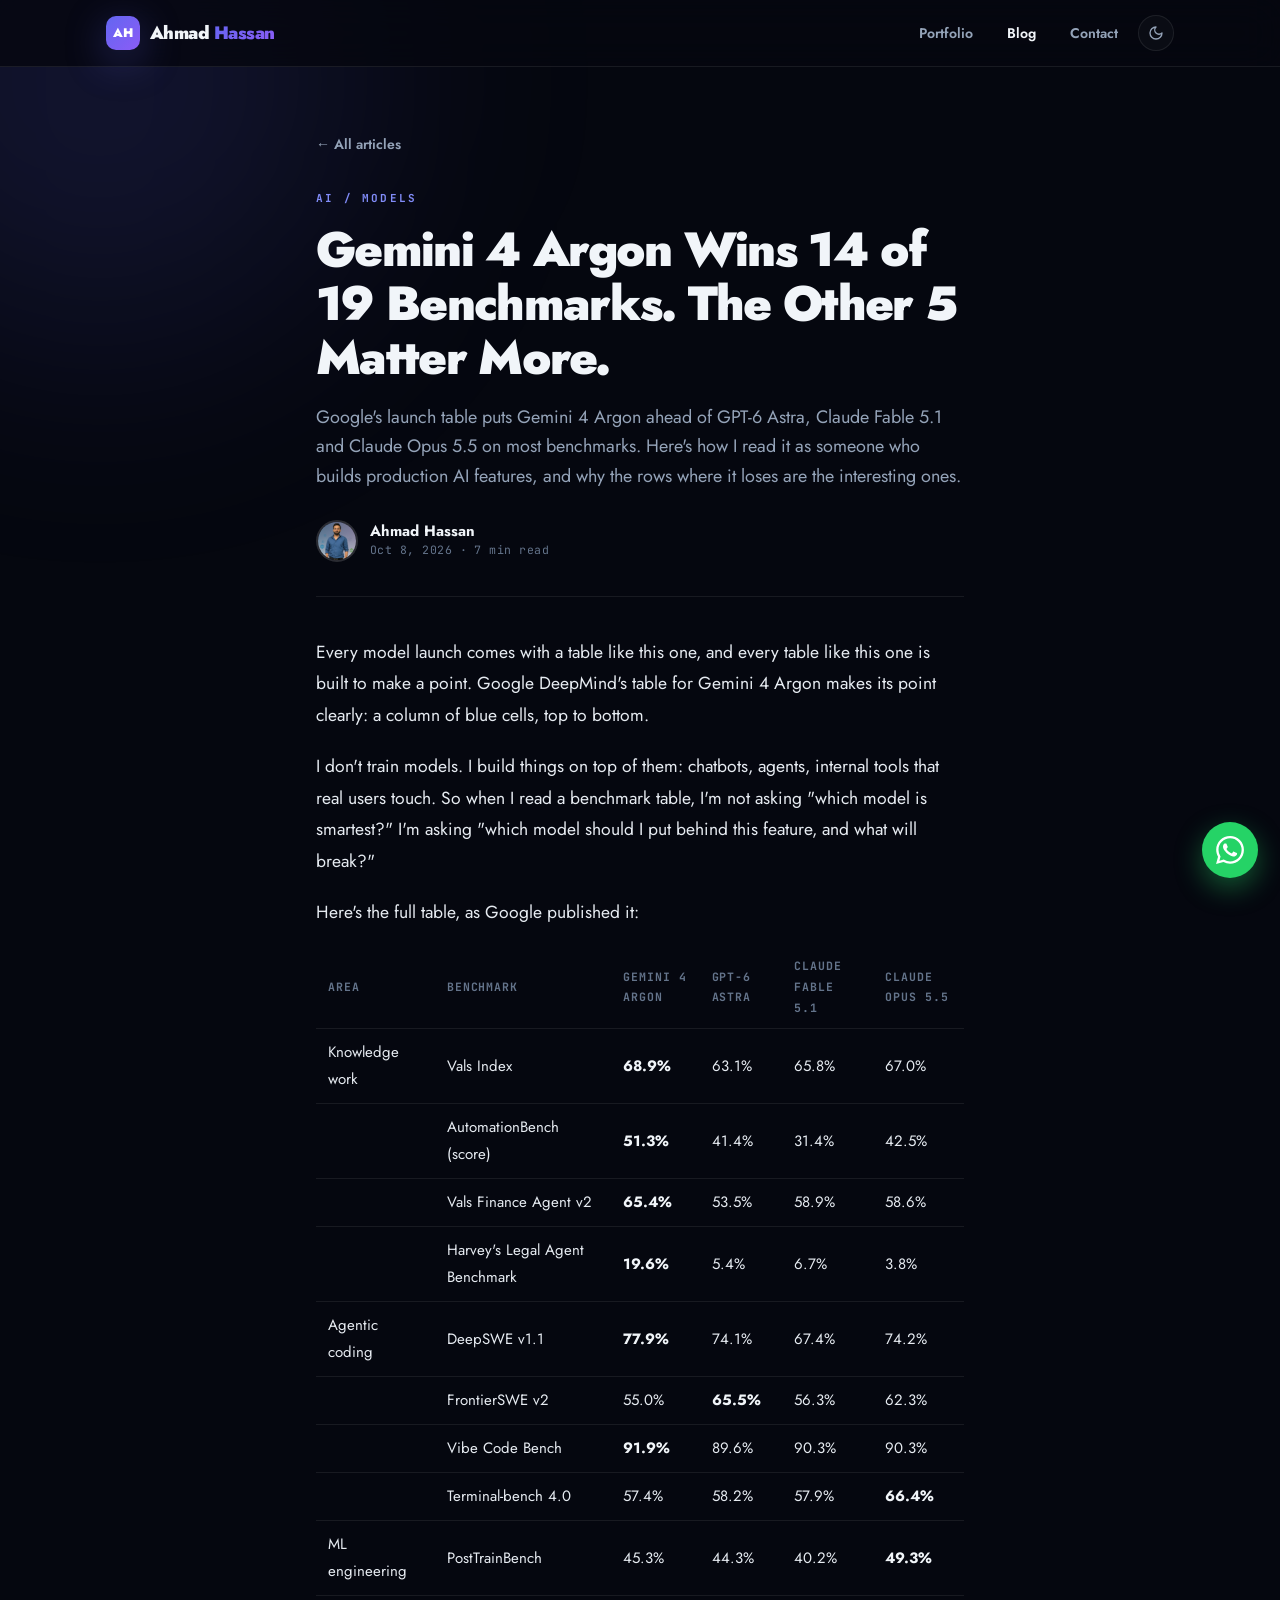
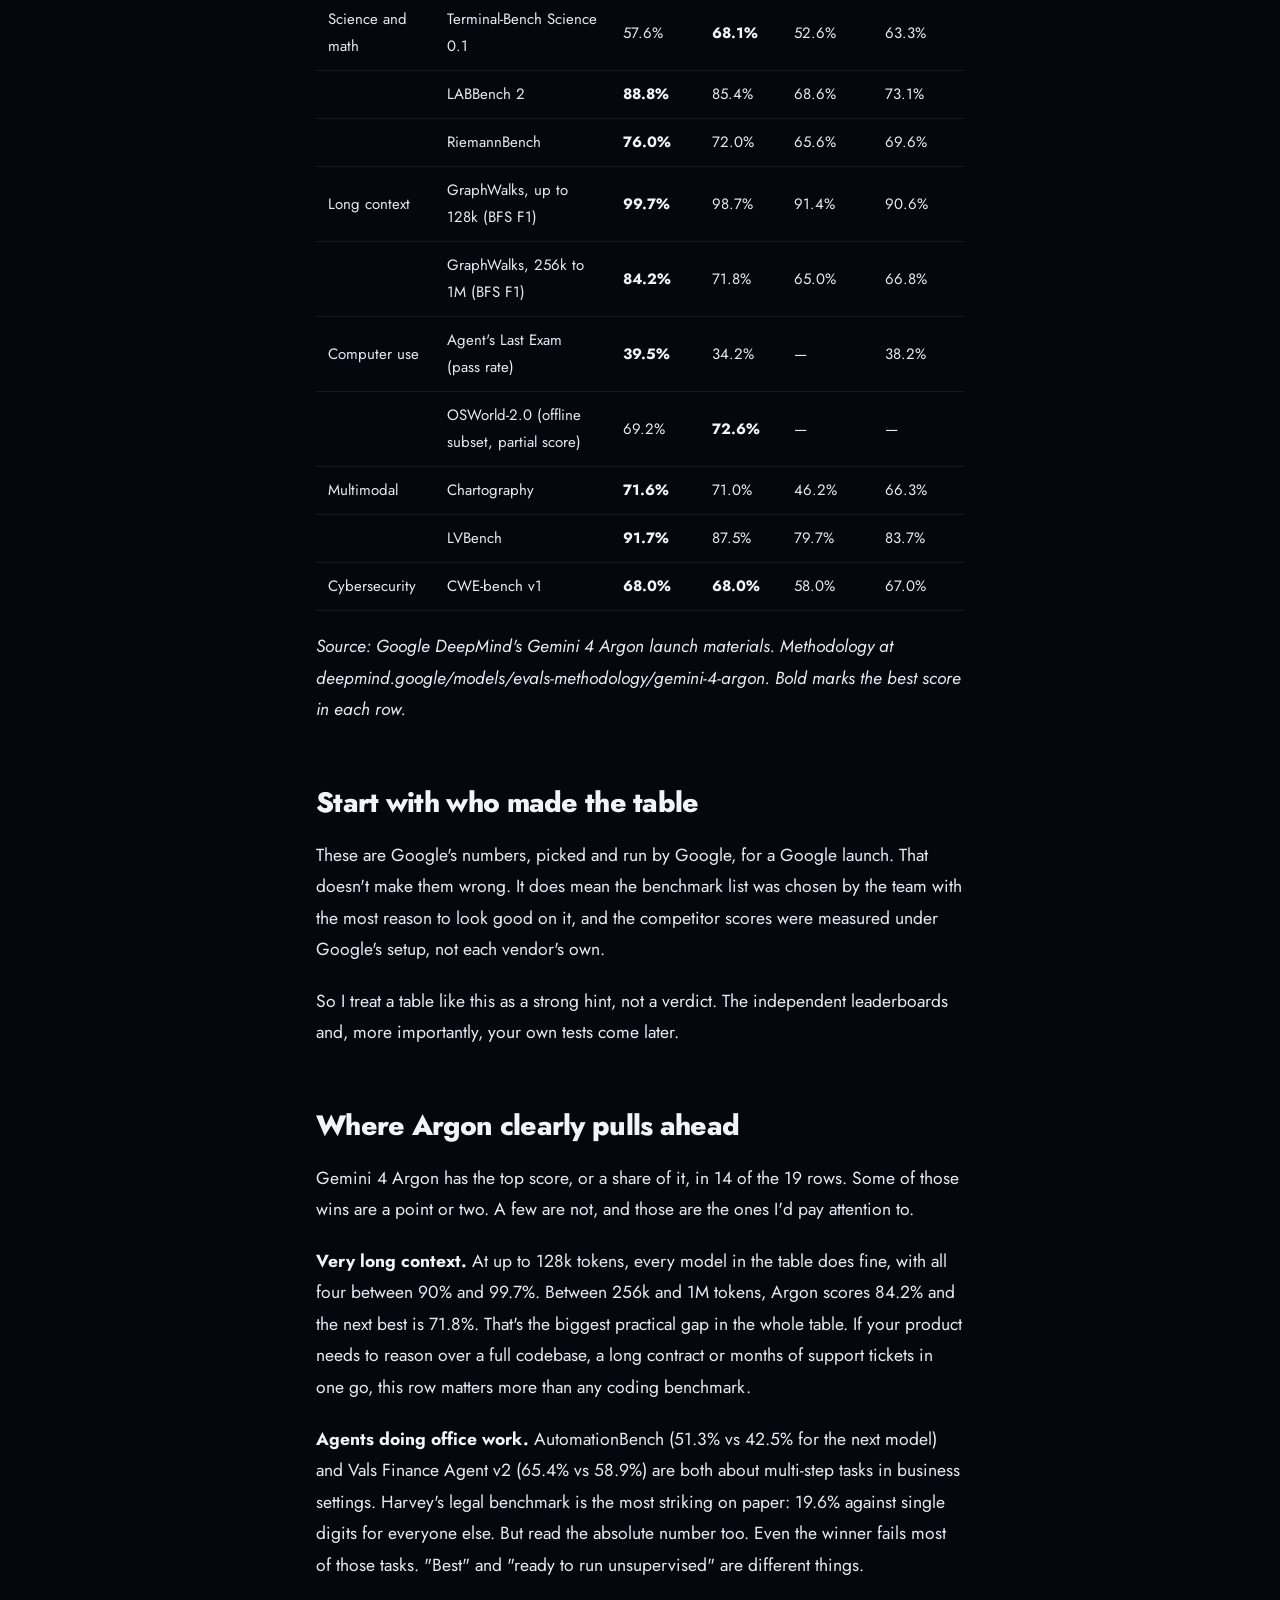
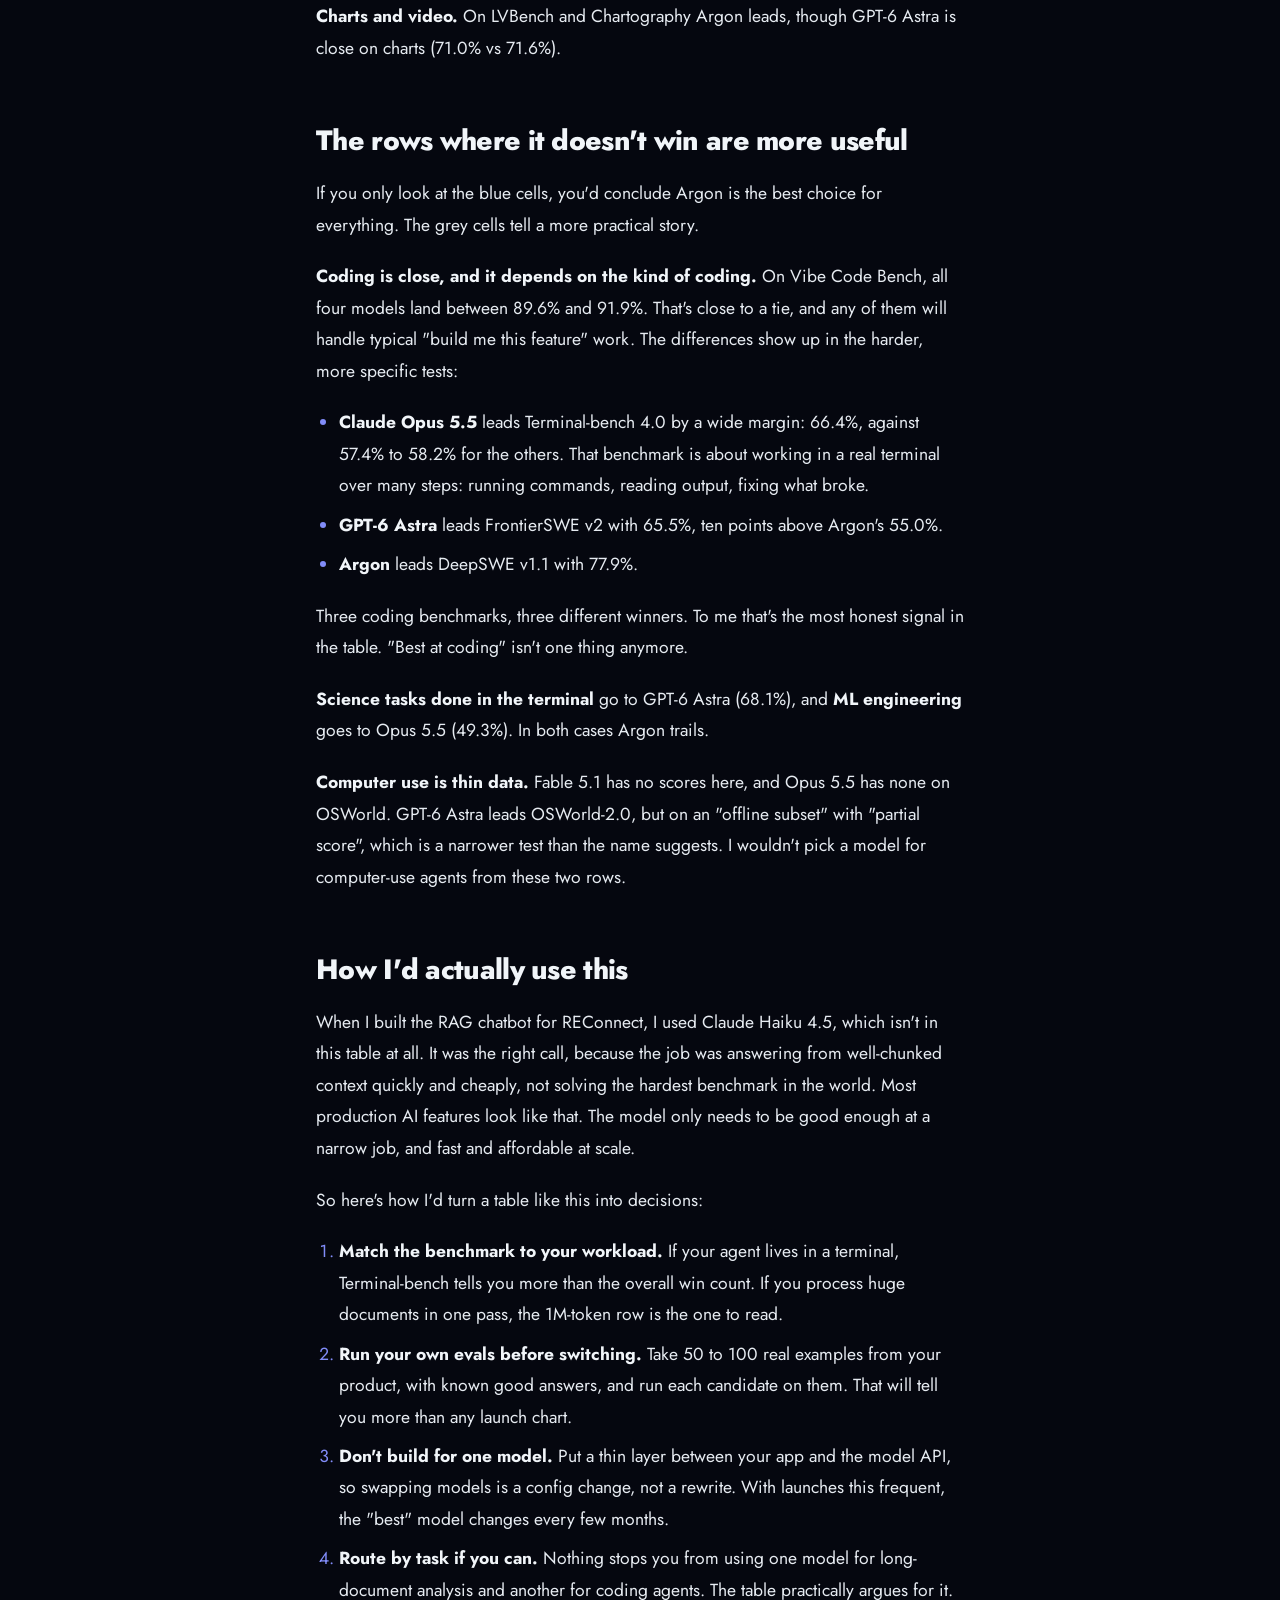
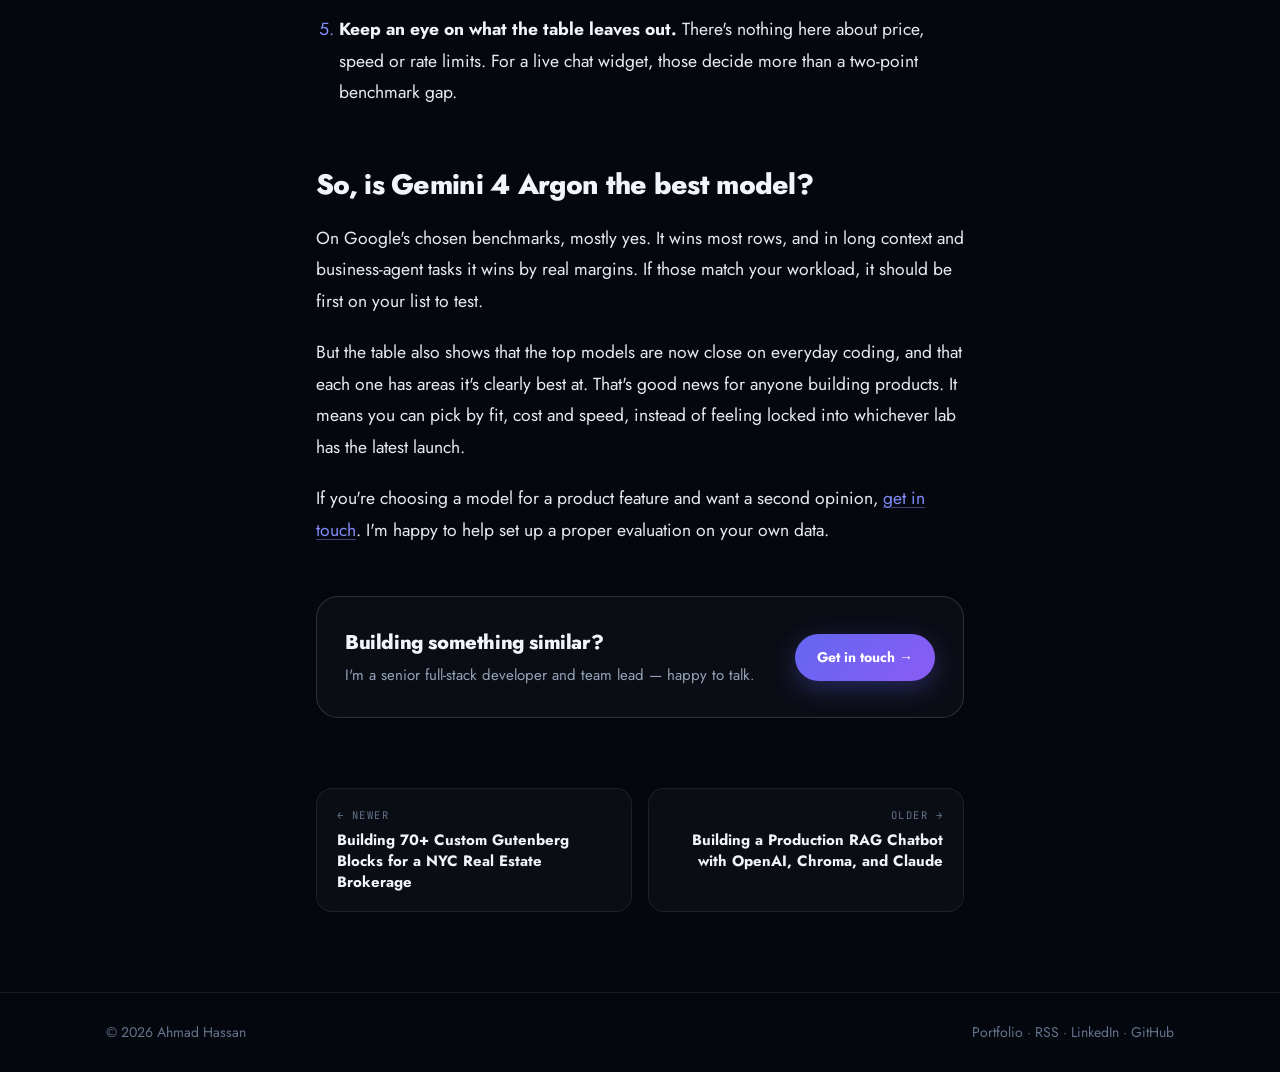
<file: blog/gemini-4-argon-benchmarks/index.html>
<!DOCTYPE html>
<html lang="en" data-theme="dark">
<head>
<meta charset="UTF-8">
<meta name="viewport" content="width=device-width, initial-scale=1.0">
<script>try{var t=localStorage.getItem('ah-theme');if(t)document.documentElement.dataset.theme=t}catch(e){}</script>
<title>Gemini 4 Argon Wins 14 of 19 Benchmarks. The Other 5 Matter More. | Ahmad Hassan</title>
<meta name="description" content="Gemini 4 Argon tops 14 of 19 rows in Google&#x27;s benchmark table. What the numbers say, what they don&#x27;t, and how I&#x27;d pick a model for real work.">
<link rel="canonical" href="https://www.ahmadhassan.pro/blog/gemini-4-argon-benchmarks/">
<meta name="author" content="Ahmad Hassan">
<meta property="og:type" content="article">
<meta property="og:url" content="https://www.ahmadhassan.pro/blog/gemini-4-argon-benchmarks/">
<meta property="og:title" content="Gemini 4 Argon Wins 14 of 19 Benchmarks. The Other 5 Matter More. | Ahmad Hassan">
<meta property="og:description" content="Gemini 4 Argon tops 14 of 19 rows in Google&#x27;s benchmark table. What the numbers say, what they don&#x27;t, and how I&#x27;d pick a model for real work.">
<meta property="og:image" content="https://www.ahmadhassan.pro/images/og-image.jpg">
<meta name="twitter:card" content="summary_large_image">
<meta name="twitter:title" content="Gemini 4 Argon Wins 14 of 19 Benchmarks. The Other 5 Matter More. | Ahmad Hassan">
<meta name="twitter:description" content="Gemini 4 Argon tops 14 of 19 rows in Google&#x27;s benchmark table. What the numbers say, what they don&#x27;t, and how I&#x27;d pick a model for real work.">
<meta name="twitter:image" content="https://www.ahmadhassan.pro/images/og-image.jpg">
<link rel="alternate" type="application/rss+xml" title="Ahmad Hassan — Blog" href="/blog/rss.xml">
<link rel="icon" href="/favicon.ico" sizes="48x48">
<link rel="icon" href="/favicon.svg" type="image/svg+xml">
<link rel="apple-touch-icon" href="/apple-touch-icon.png">
<meta name="theme-color" content="#05070f">
<link rel="preconnect" href="https://fonts.googleapis.com">
<link rel="preconnect" href="https://fonts.gstatic.com" crossorigin>
<link href="https://fonts.googleapis.com/css2?family=Jost:ital,wght@0,300..900;1,300..900&family=JetBrains+Mono:wght@400;500;700&display=swap" rel="stylesheet">
<link rel="stylesheet" href="/blog/blog.css">
<script type="application/ld+json">
{
  "@context": "https://schema.org",
  "@graph": [
    {
      "@type": "BlogPosting",
      "headline": "Gemini 4 Argon Wins 14 of 19 Benchmarks. The Other 5 Matter More.",
      "description": "Gemini 4 Argon tops 14 of 19 rows in Google's benchmark table. What the numbers say, what they don't, and how I'd pick a model for real work.",
      "image": "https://www.ahmadhassan.pro/images/og-image.jpg",
      "datePublished": "2026-10-08T09:00:00+05:00",
      "dateModified": "2026-10-08T09:00:00+05:00",
      "author": {
        "@type": "Person",
        "@id": "https://www.ahmadhassan.pro/#person",
        "name": "Ahmad Hassan",
        "url": "https://www.ahmadhassan.pro/"
      },
      "publisher": {
        "@type": "Person",
        "@id": "https://www.ahmadhassan.pro/#person",
        "name": "Ahmad Hassan",
        "url": "https://www.ahmadhassan.pro/"
      },
      "mainEntityOfPage": "https://www.ahmadhassan.pro/blog/gemini-4-argon-benchmarks/",
      "articleSection": "AI / Models",
      "isPartOf": {
        "@id": "https://www.ahmadhassan.pro/#website"
      }
    },
    {
      "@type": "BreadcrumbList",
      "itemListElement": [
        {
          "@type": "ListItem",
          "position": 1,
          "name": "Home",
          "item": "https://www.ahmadhassan.pro/"
        },
        {
          "@type": "ListItem",
          "position": 2,
          "name": "Blog",
          "item": "https://www.ahmadhassan.pro/blog/"
        },
        {
          "@type": "ListItem",
          "position": 3,
          "name": "Gemini 4 Argon Wins 14 of 19 Benchmarks. The Other 5 Matter More.",
          "item": "https://www.ahmadhassan.pro/blog/gemini-4-argon-benchmarks/"
        }
      ]
    }
  ]
}
</script>
</head>
<body>
<div class="orb"></div>
<header class="bnav">
  <div class="wrap bnav-in">
    <a href="/" class="brand"><div class="brand-badge">AH</div><div class="brand-name">Ahmad<em> Hassan</em></div></a>
    <nav class="bnav-links">
      <a href="/" class="hide-sm">Portfolio</a>
      <a href="/blog/" class="on">Blog</a>
      <a href="/#contact">Contact</a>
      <button class="icon-btn" id="themeBtn" aria-label="Toggle theme">
        <svg id="moon" viewBox="0 0 24 24" fill="none" stroke="currentColor" stroke-width="2" stroke-linecap="round" stroke-linejoin="round"><path d="M12 3a6 6 0 0 0 9 9 9 9 0 1 1-9-9Z"/></svg>
        <svg id="sun" viewBox="0 0 24 24" fill="none" stroke="currentColor" stroke-width="2" stroke-linecap="round" stroke-linejoin="round"><circle cx="12" cy="12" r="4"/><path d="M12 2v2M12 20v2M4.93 4.93l1.41 1.41M17.66 17.66l1.41 1.41M2 12h2M20 12h2M6.34 17.66l-1.41 1.41M19.07 4.93l-1.41 1.41"/></svg>
      </button>
    </nav>
  </div>
</header>
<main class="narrow">
  <header class="post-head">
    <a href="/blog/" class="back">← All articles</a><br>
    <span class="eyebrow">AI / Models</span>
    <h1>Gemini 4 Argon Wins 14 of 19 Benchmarks. The Other 5 Matter More.</h1>
    <p class="lede">Google&#x27;s launch table puts Gemini 4 Argon ahead of GPT-6 Astra, Claude Fable 5.1 and Claude Opus 5.5 on most benchmarks. Here&#x27;s how I read it as someone who builds production AI features, and why the rows where it loses are the interesting ones.</p>
    <div class="byline">
      <img src="/images/ah.webp" alt="Ahmad Hassan" width="42" height="42">
      <div><div class="who">Ahmad Hassan</div><div class="when"><time datetime="2026-10-08">Oct 8, 2026</time> · 7 min read</div></div>
    </div>
  </header>
  <article class="prose">
<p>Every model launch comes with a table like this one, and every table like this one is built to make a point. Google DeepMind's table for Gemini 4 Argon makes its point clearly: a column of blue cells, top to bottom.</p>
<p>I don't train models. I build things on top of them: chatbots, agents, internal tools that real users touch. So when I read a benchmark table, I'm not asking "which model is smartest?" I'm asking "which model should I put behind this feature, and what will break?"</p>
<p>Here's the full table, as Google published it:</p>
<table>
<thead>
<tr>
<th>Area</th>
<th>Benchmark</th>
<th>Gemini 4 Argon</th>
<th>GPT-6 Astra</th>
<th>Claude Fable 5.1</th>
<th>Claude Opus 5.5</th>
</tr>
</thead>
<tbody>
<tr>
<td>Knowledge work</td>
<td>Vals Index</td>
<td><strong>68.9%</strong></td>
<td>63.1%</td>
<td>65.8%</td>
<td>67.0%</td>
</tr>
<tr>
<td></td>
<td>AutomationBench (score)</td>
<td><strong>51.3%</strong></td>
<td>41.4%</td>
<td>31.4%</td>
<td>42.5%</td>
</tr>
<tr>
<td></td>
<td>Vals Finance Agent v2</td>
<td><strong>65.4%</strong></td>
<td>53.5%</td>
<td>58.9%</td>
<td>58.6%</td>
</tr>
<tr>
<td></td>
<td>Harvey's Legal Agent Benchmark</td>
<td><strong>19.6%</strong></td>
<td>5.4%</td>
<td>6.7%</td>
<td>3.8%</td>
</tr>
<tr>
<td>Agentic coding</td>
<td>DeepSWE v1.1</td>
<td><strong>77.9%</strong></td>
<td>74.1%</td>
<td>67.4%</td>
<td>74.2%</td>
</tr>
<tr>
<td></td>
<td>FrontierSWE v2</td>
<td>55.0%</td>
<td><strong>65.5%</strong></td>
<td>56.3%</td>
<td>62.3%</td>
</tr>
<tr>
<td></td>
<td>Vibe Code Bench</td>
<td><strong>91.9%</strong></td>
<td>89.6%</td>
<td>90.3%</td>
<td>90.3%</td>
</tr>
<tr>
<td></td>
<td>Terminal-bench 4.0</td>
<td>57.4%</td>
<td>58.2%</td>
<td>57.9%</td>
<td><strong>66.4%</strong></td>
</tr>
<tr>
<td>ML engineering</td>
<td>PostTrainBench</td>
<td>45.3%</td>
<td>44.3%</td>
<td>40.2%</td>
<td><strong>49.3%</strong></td>
</tr>
<tr>
<td>Science and math</td>
<td>Terminal-Bench Science 0.1</td>
<td>57.6%</td>
<td><strong>68.1%</strong></td>
<td>52.6%</td>
<td>63.3%</td>
</tr>
<tr>
<td></td>
<td>LABBench 2</td>
<td><strong>88.8%</strong></td>
<td>85.4%</td>
<td>68.6%</td>
<td>73.1%</td>
</tr>
<tr>
<td></td>
<td>RiemannBench</td>
<td><strong>76.0%</strong></td>
<td>72.0%</td>
<td>65.6%</td>
<td>69.6%</td>
</tr>
<tr>
<td>Long context</td>
<td>GraphWalks, up to 128k (BFS F1)</td>
<td><strong>99.7%</strong></td>
<td>98.7%</td>
<td>91.4%</td>
<td>90.6%</td>
</tr>
<tr>
<td></td>
<td>GraphWalks, 256k to 1M (BFS F1)</td>
<td><strong>84.2%</strong></td>
<td>71.8%</td>
<td>65.0%</td>
<td>66.8%</td>
</tr>
<tr>
<td>Computer use</td>
<td>Agent's Last Exam (pass rate)</td>
<td><strong>39.5%</strong></td>
<td>34.2%</td>
<td>—</td>
<td>38.2%</td>
</tr>
<tr>
<td></td>
<td>OSWorld-2.0 (offline subset, partial score)</td>
<td>69.2%</td>
<td><strong>72.6%</strong></td>
<td>—</td>
<td>—</td>
</tr>
<tr>
<td>Multimodal</td>
<td>Chartography</td>
<td><strong>71.6%</strong></td>
<td>71.0%</td>
<td>46.2%</td>
<td>66.3%</td>
</tr>
<tr>
<td></td>
<td>LVBench</td>
<td><strong>91.7%</strong></td>
<td>87.5%</td>
<td>79.7%</td>
<td>83.7%</td>
</tr>
<tr>
<td>Cybersecurity</td>
<td>CWE-bench v1</td>
<td><strong>68.0%</strong></td>
<td><strong>68.0%</strong></td>
<td>58.0%</td>
<td>67.0%</td>
</tr>
</tbody>
</table>
<p><em>Source: Google DeepMind's Gemini 4 Argon launch materials. Methodology at deepmind.google/models/evals-methodology/gemini-4-argon. Bold marks the best score in each row.</em></p>
<h2>Start with who made the table</h2>
<p>These are Google's numbers, picked and run by Google, for a Google launch. That doesn't make them wrong. It does mean the benchmark list was chosen by the team with the most reason to look good on it, and the competitor scores were measured under Google's setup, not each vendor's own.</p>
<p>So I treat a table like this as a strong hint, not a verdict. The independent leaderboards and, more importantly, your own tests come later.</p>
<h2>Where Argon clearly pulls ahead</h2>
<p>Gemini 4 Argon has the top score, or a share of it, in 14 of the 19 rows. Some of those wins are a point or two. A few are not, and those are the ones I'd pay attention to.</p>
<p><strong>Very long context.</strong> At up to 128k tokens, every model in the table does fine, with all four between 90% and 99.7%. Between 256k and 1M tokens, Argon scores 84.2% and the next best is 71.8%. That's the biggest practical gap in the whole table. If your product needs to reason over a full codebase, a long contract or months of support tickets in one go, this row matters more than any coding benchmark.</p>
<p><strong>Agents doing office work.</strong> AutomationBench (51.3% vs 42.5% for the next model) and Vals Finance Agent v2 (65.4% vs 58.9%) are both about multi-step tasks in business settings. Harvey's legal benchmark is the most striking on paper: 19.6% against single digits for everyone else. But read the absolute number too. Even the winner fails most of those tasks. "Best" and "ready to run unsupervised" are different things.</p>
<p><strong>Charts and video.</strong> On LVBench and Chartography Argon leads, though GPT-6 Astra is close on charts (71.0% vs 71.6%).</p>
<h2>The rows where it doesn't win are more useful</h2>
<p>If you only look at the blue cells, you'd conclude Argon is the best choice for everything. The grey cells tell a more practical story.</p>
<p><strong>Coding is close, and it depends on the kind of coding.</strong> On Vibe Code Bench, all four models land between 89.6% and 91.9%. That's close to a tie, and any of them will handle typical "build me this feature" work. The differences show up in the harder, more specific tests:</p>
<ul>
<li><strong>Claude Opus 5.5</strong> leads Terminal-bench 4.0 by a wide margin: 66.4%, against 57.4% to 58.2% for the others. That benchmark is about working in a real terminal over many steps: running commands, reading output, fixing what broke.</li>
<li><strong>GPT-6 Astra</strong> leads FrontierSWE v2 with 65.5%, ten points above Argon's 55.0%.</li>
<li><strong>Argon</strong> leads DeepSWE v1.1 with 77.9%.</li>
</ul>
<p>Three coding benchmarks, three different winners. To me that's the most honest signal in the table. "Best at coding" isn't one thing anymore.</p>
<p><strong>Science tasks done in the terminal</strong> go to GPT-6 Astra (68.1%), and <strong>ML engineering</strong> goes to Opus 5.5 (49.3%). In both cases Argon trails.</p>
<p><strong>Computer use is thin data.</strong> Fable 5.1 has no scores here, and Opus 5.5 has none on OSWorld. GPT-6 Astra leads OSWorld-2.0, but on an "offline subset" with "partial score", which is a narrower test than the name suggests. I wouldn't pick a model for computer-use agents from these two rows.</p>
<h2>How I'd actually use this</h2>
<p>When I built the RAG chatbot for REConnect, I used Claude Haiku 4.5, which isn't in this table at all. It was the right call, because the job was answering from well-chunked context quickly and cheaply, not solving the hardest benchmark in the world. Most production AI features look like that. The model only needs to be good enough at a narrow job, and fast and affordable at scale.</p>
<p>So here's how I'd turn a table like this into decisions:</p>
<ol>
<li><strong>Match the benchmark to your workload.</strong> If your agent lives in a terminal, Terminal-bench tells you more than the overall win count. If you process huge documents in one pass, the 1M-token row is the one to read.</li>
<li><strong>Run your own evals before switching.</strong> Take 50 to 100 real examples from your product, with known good answers, and run each candidate on them. That will tell you more than any launch chart.</li>
<li><strong>Don't build for one model.</strong> Put a thin layer between your app and the model API, so swapping models is a config change, not a rewrite. With launches this frequent, the "best" model changes every few months.</li>
<li><strong>Route by task if you can.</strong> Nothing stops you from using one model for long-document analysis and another for coding agents. The table practically argues for it.</li>
<li><strong>Keep an eye on what the table leaves out.</strong> There's nothing here about price, speed or rate limits. For a live chat widget, those decide more than a two-point benchmark gap.</li>
</ol>
<h2>So, is Gemini 4 Argon the best model?</h2>
<p>On Google's chosen benchmarks, mostly yes. It wins most rows, and in long context and business-agent tasks it wins by real margins. If those match your workload, it should be first on your list to test.</p>
<p>But the table also shows that the top models are now close on everyday coding, and that each one has areas it's clearly best at. That's good news for anyone building products. It means you can pick by fit, cost and speed, instead of feeling locked into whichever lab has the latest launch.</p>
<p>If you're choosing a model for a product feature and want a second opinion, <a href="/#contact">get in touch</a>. I'm happy to help set up a proper evaluation on your own data.</p>
  </article>
  <aside class="cta">
    <div><h3>Building something similar?</h3><p>I'm a senior full-stack developer and team lead — happy to talk.</p></div>
    <a class="btn" href="/#contact">Get in touch →</a>
  </aside>
  <nav class="pn"><a href="/blog/bhs-custom-gutenberg-blocks/"><small>← Newer</small><span>Building 70+ Custom Gutenberg Blocks for a NYC Real Estate Brokerage</span></a><a class="next" href="/blog/production-rag-chatbot/"><small>Older →</small><span>Building a Production RAG Chatbot with OpenAI, Chroma, and Claude</span></a></nav>
</main>
<a id="wa" href="https://wa.me/923039625229?text=Hi%20Ahmad%2C%20I%20found%20your%20portfolio%20and%20would%20like%20to%20discuss%20a%20project." target="_blank" rel="noopener" aria-label="Chat with Ahmad on WhatsApp">
  <svg viewBox="0 0 24 24" fill="currentColor" aria-hidden="true"><path d="M17.47 14.38c-.3-.15-1.76-.87-2.03-.97-.27-.1-.47-.15-.67.15-.2.3-.77.97-.94 1.17-.17.2-.35.22-.64.07-.3-.15-1.26-.46-2.4-1.48-.89-.79-1.49-1.77-1.66-2.07-.17-.3-.02-.46.13-.61.13-.13.3-.35.45-.52.15-.17.2-.3.3-.5.1-.2.05-.37-.02-.52-.08-.15-.67-1.62-.92-2.22-.24-.58-.49-.5-.67-.51h-.57c-.2 0-.52.07-.79.37-.27.3-1.04 1.02-1.04 2.48 0 1.46 1.07 2.88 1.21 3.07.15.2 2.1 3.2 5.08 4.49.71.31 1.26.49 1.69.63.71.23 1.36.2 1.87.12.57-.09 1.76-.72 2.01-1.41.25-.7.25-1.29.17-1.41-.07-.13-.27-.2-.57-.35M12.05 21.79h-.01a9.87 9.87 0 0 1-5.03-1.38l-.36-.21-3.74.98 1-3.65-.24-.37a9.86 9.86 0 0 1-1.51-5.26c0-5.45 4.44-9.88 9.89-9.88 2.64 0 5.12 1.03 6.99 2.9a9.82 9.82 0 0 1 2.89 6.99c0 5.45-4.44 9.88-9.88 9.88m8.41-18.3A11.81 11.81 0 0 0 12.05 0C5.5 0 .16 5.34.16 11.89c0 2.1.55 4.14 1.59 5.95L.06 24l6.3-1.65a11.88 11.88 0 0 0 5.68 1.45h.01c6.55 0 11.89-5.34 11.89-11.89 0-3.18-1.24-6.16-3.48-8.41"/></svg>
  <span class="wa-tip">Chat on WhatsApp</span>
</a>
<footer class="bfoot">
  <div class="wrap">
    <span>© <span id="year">2026</span> Ahmad Hassan</span>
    <span><a href="/">Portfolio</a> · <a href="/blog/rss.xml">RSS</a> · <a href="https://www.linkedin.com/in/aimhassan" target="_blank" rel="noopener">LinkedIn</a> · <a href="https://github.com/aim878" target="_blank" rel="noopener">GitHub</a></span>
  </div>
</footer>
<script>
document.getElementById('year').textContent = new Date().getFullYear();
document.getElementById('themeBtn').addEventListener('click', function () {
  var next = document.documentElement.dataset.theme === 'dark' ? 'light' : 'dark';
  document.documentElement.dataset.theme = next;
  try { localStorage.setItem('ah-theme', next); } catch (e) {}
});
</script>
</body>
</html>
</file>
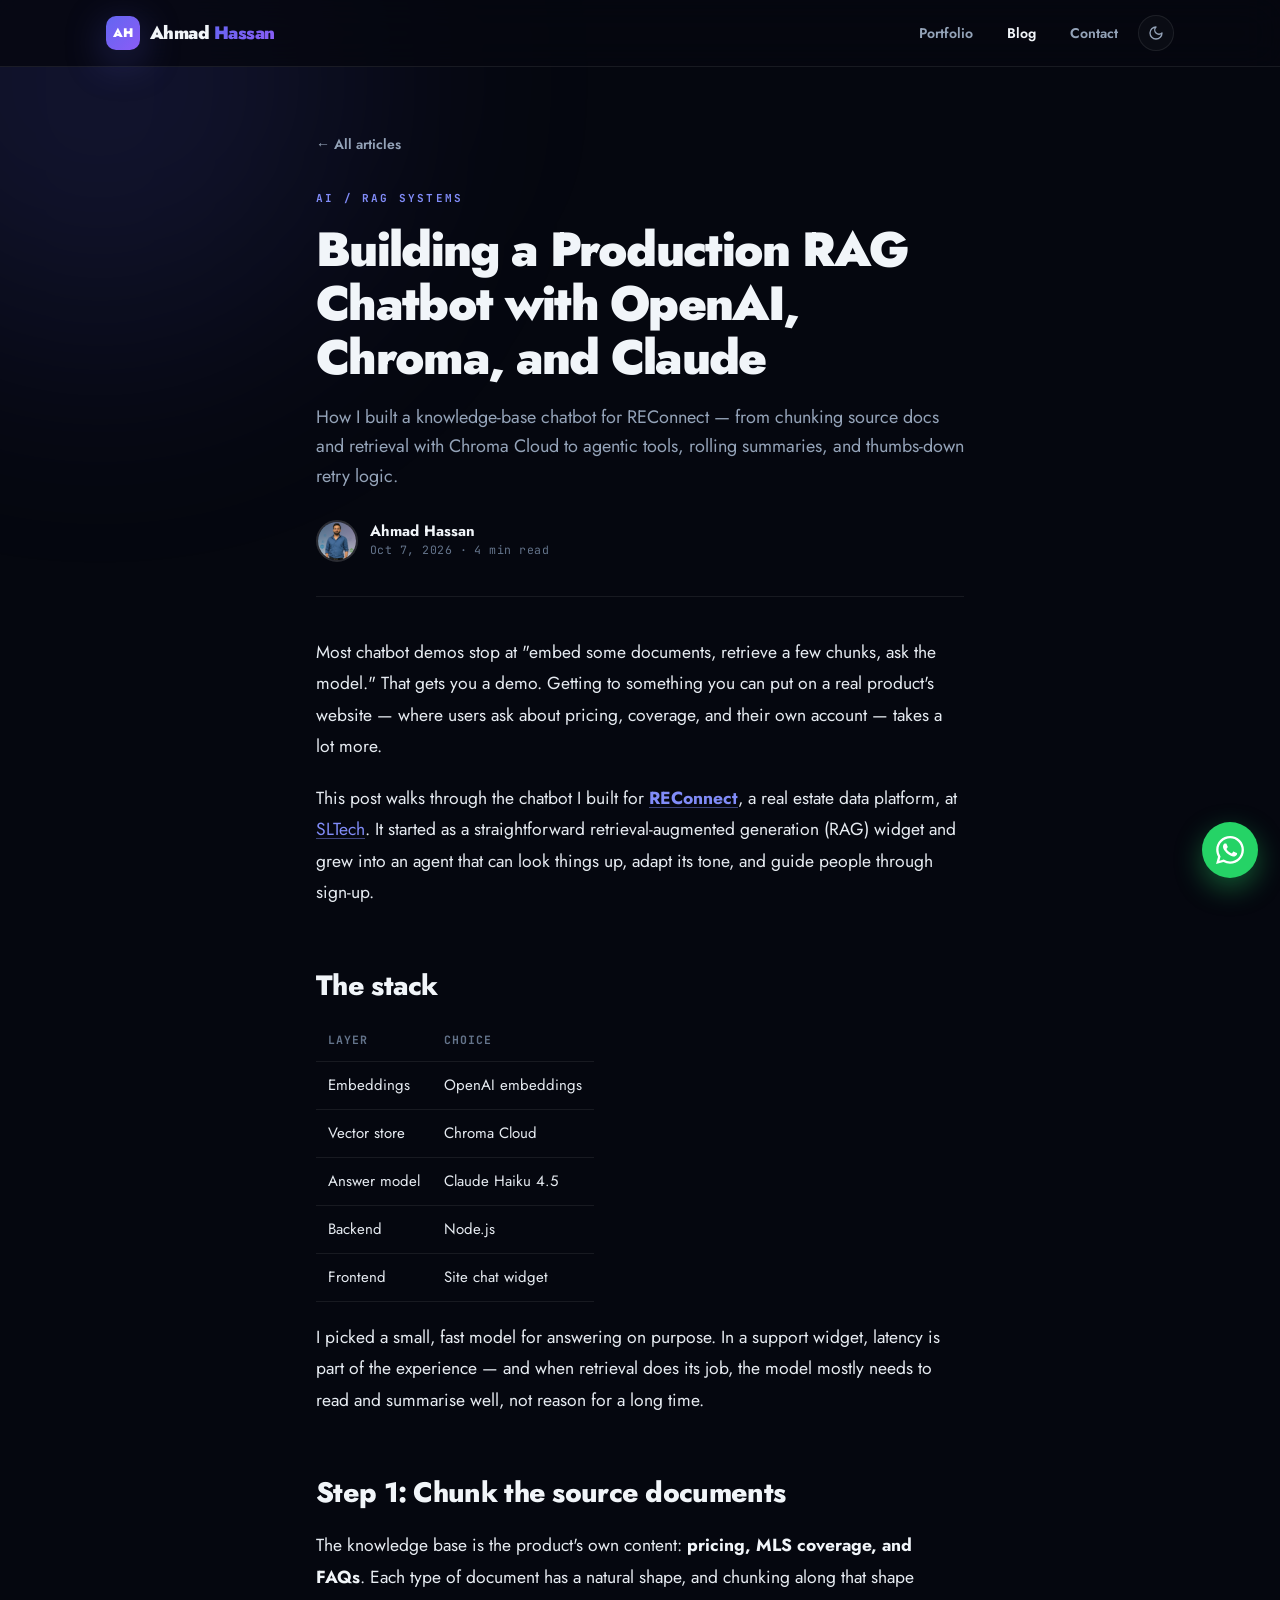
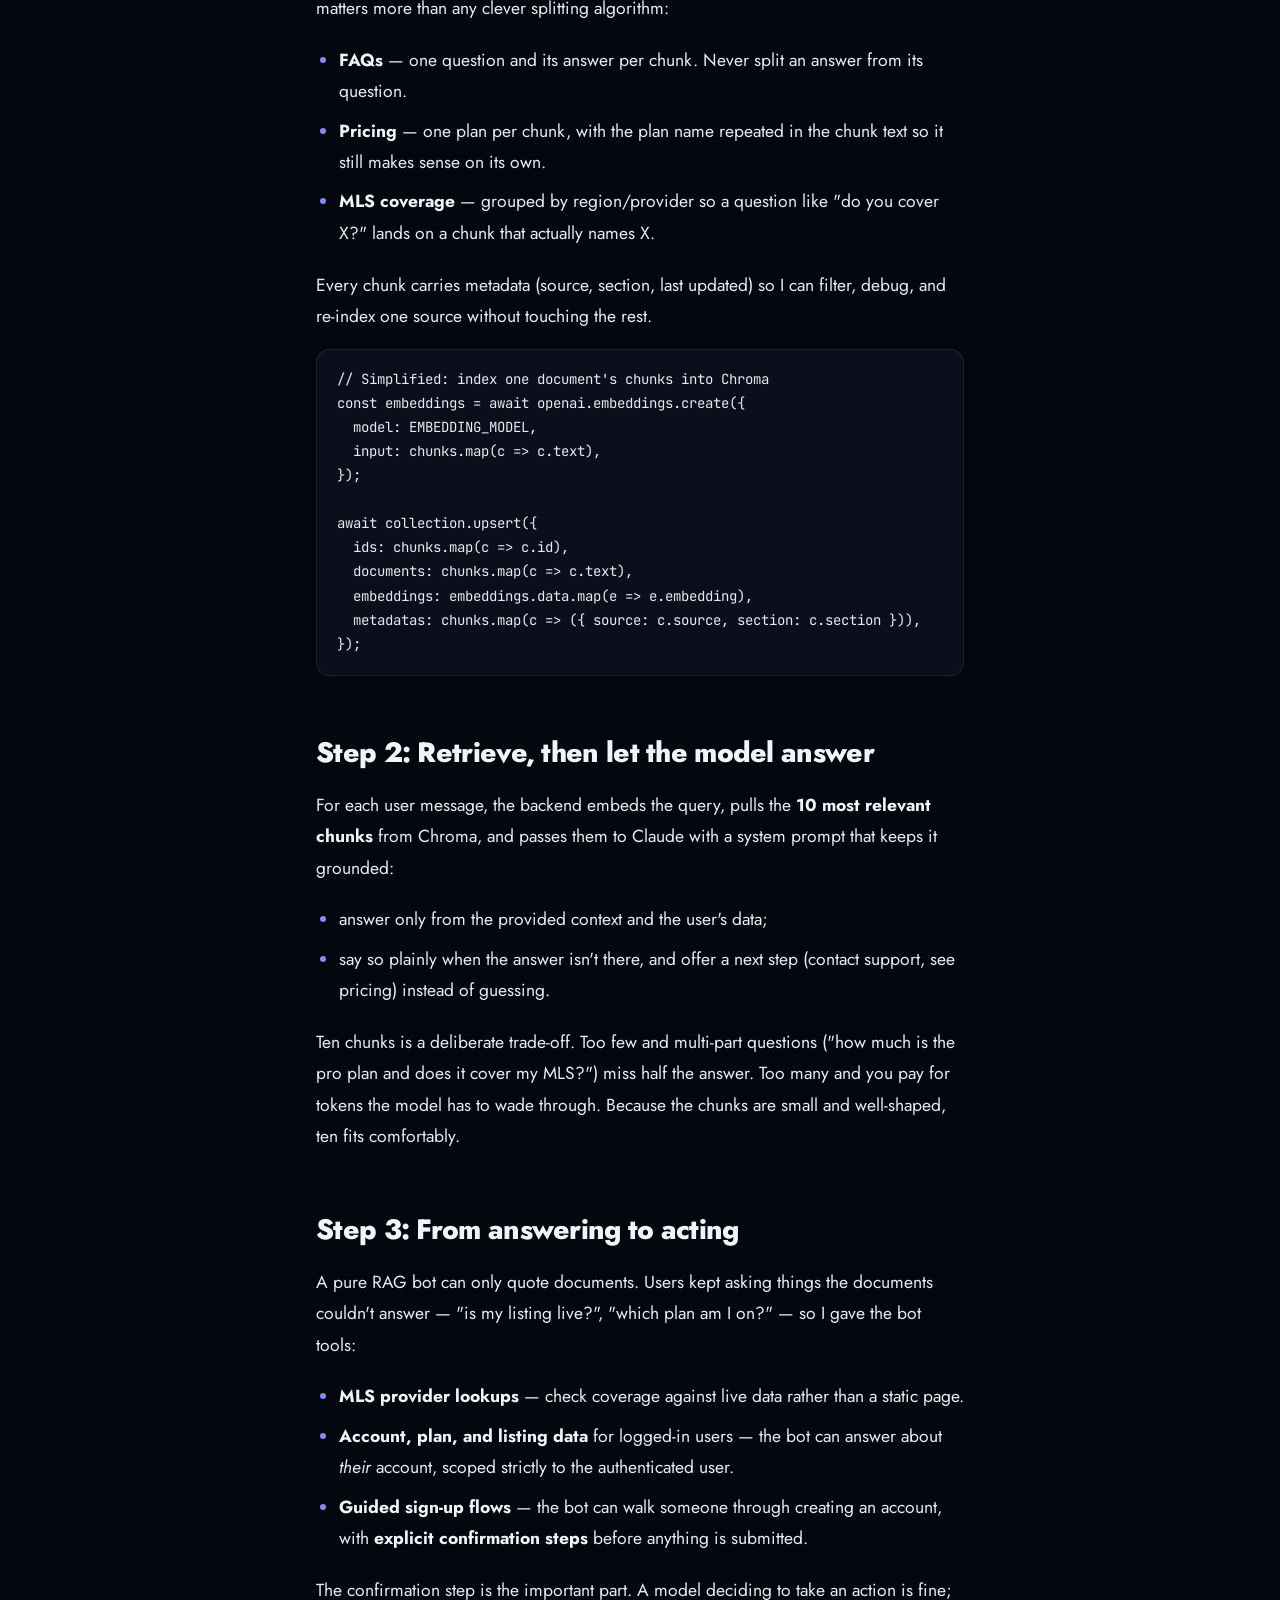
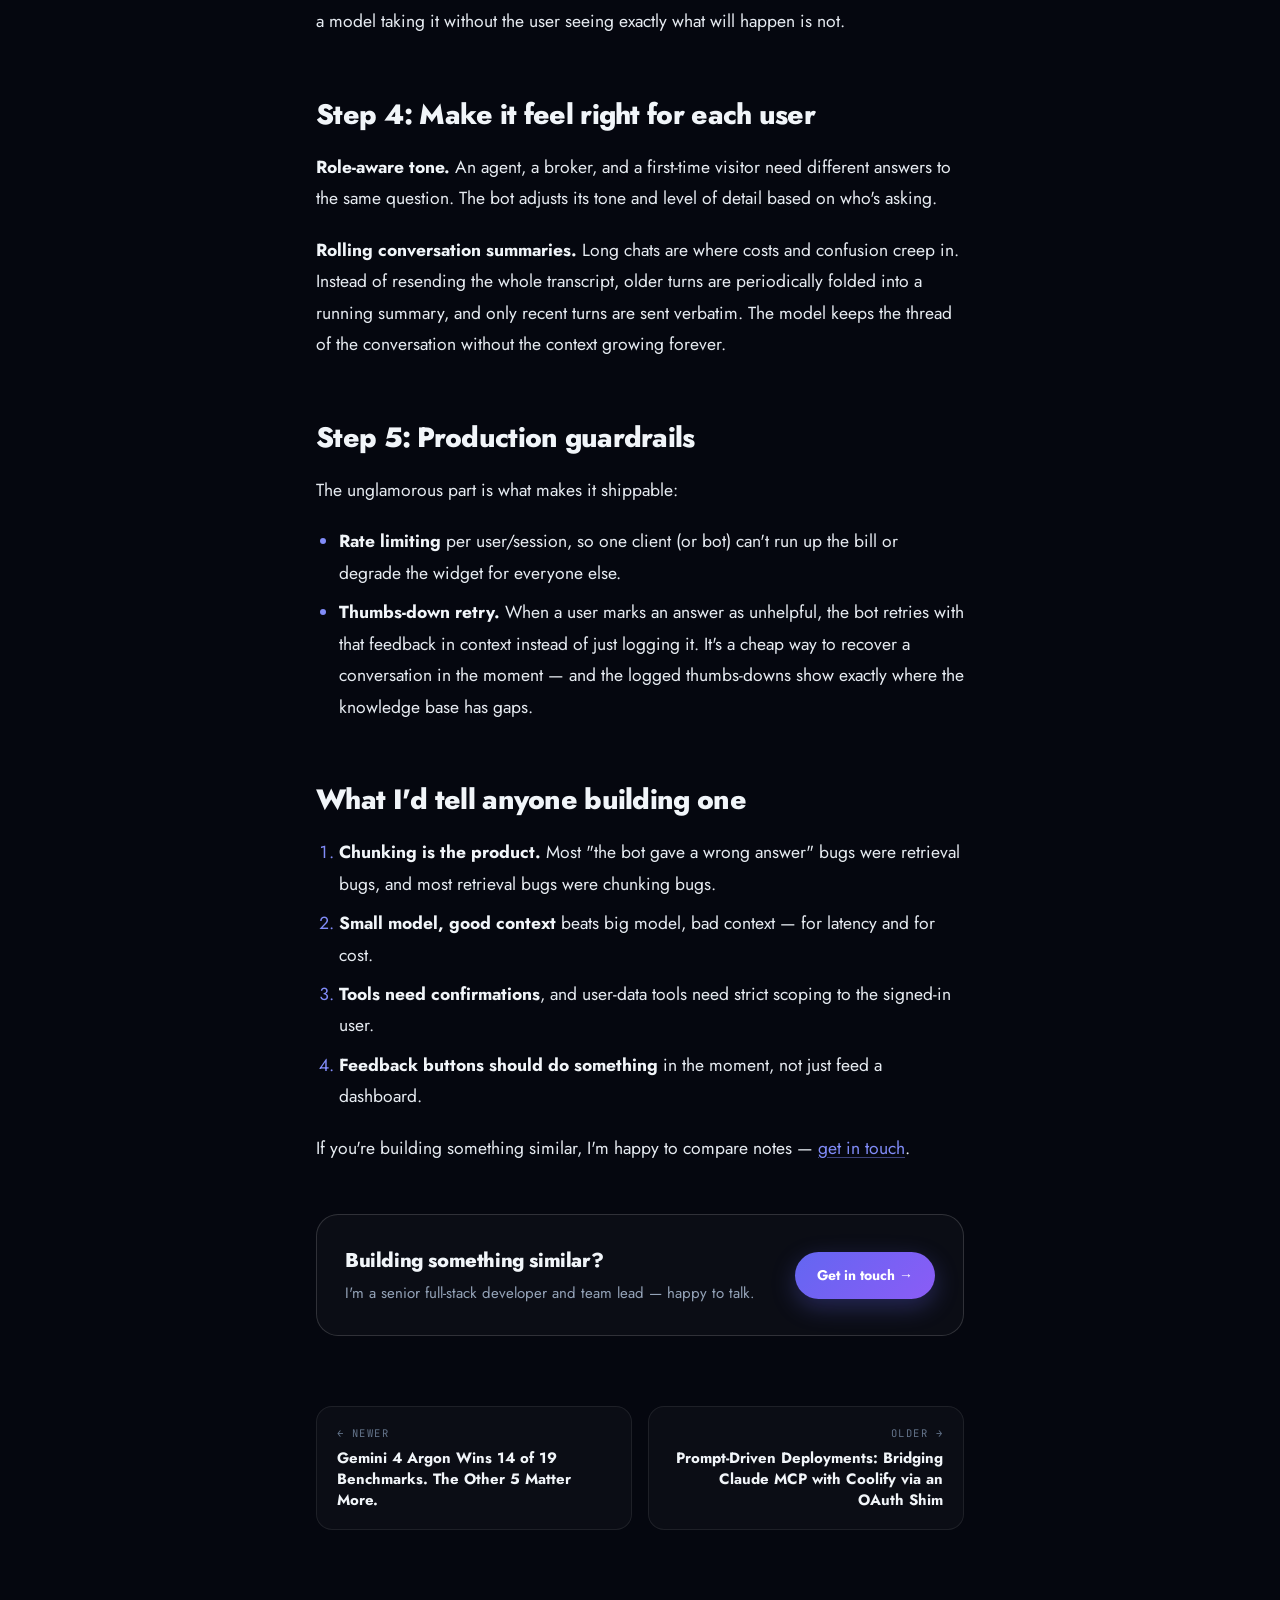
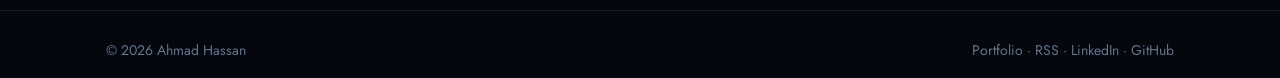
<file: blog/production-rag-chatbot/index.html>
<!DOCTYPE html>
<html lang="en" data-theme="dark">
<head>
<meta charset="UTF-8">
<meta name="viewport" content="width=device-width, initial-scale=1.0">
<script>try{var t=localStorage.getItem('ah-theme');if(t)document.documentElement.dataset.theme=t}catch(e){}</script>
<title>Building a Production RAG Chatbot with OpenAI, Chroma, and Claude | Ahmad Hassan</title>
<meta name="description" content="How I built REConnect&#x27;s production RAG chatbot with OpenAI embeddings, Chroma Cloud and Claude — chunking, agentic tools, and guardrails.">
<link rel="canonical" href="https://www.ahmadhassan.pro/blog/production-rag-chatbot/">
<meta name="author" content="Ahmad Hassan">
<meta property="og:type" content="article">
<meta property="og:url" content="https://www.ahmadhassan.pro/blog/production-rag-chatbot/">
<meta property="og:title" content="Building a Production RAG Chatbot with OpenAI, Chroma, and Claude | Ahmad Hassan">
<meta property="og:description" content="How I built REConnect&#x27;s production RAG chatbot with OpenAI embeddings, Chroma Cloud and Claude — chunking, agentic tools, and guardrails.">
<meta property="og:image" content="https://www.ahmadhassan.pro/images/og-image.jpg">
<meta name="twitter:card" content="summary_large_image">
<meta name="twitter:title" content="Building a Production RAG Chatbot with OpenAI, Chroma, and Claude | Ahmad Hassan">
<meta name="twitter:description" content="How I built REConnect&#x27;s production RAG chatbot with OpenAI embeddings, Chroma Cloud and Claude — chunking, agentic tools, and guardrails.">
<meta name="twitter:image" content="https://www.ahmadhassan.pro/images/og-image.jpg">
<link rel="alternate" type="application/rss+xml" title="Ahmad Hassan — Blog" href="/blog/rss.xml">
<link rel="icon" href="/favicon.ico" sizes="48x48">
<link rel="icon" href="/favicon.svg" type="image/svg+xml">
<link rel="apple-touch-icon" href="/apple-touch-icon.png">
<meta name="theme-color" content="#05070f">
<link rel="preconnect" href="https://fonts.googleapis.com">
<link rel="preconnect" href="https://fonts.gstatic.com" crossorigin>
<link href="https://fonts.googleapis.com/css2?family=Jost:ital,wght@0,300..900;1,300..900&family=JetBrains+Mono:wght@400;500;700&display=swap" rel="stylesheet">
<link rel="stylesheet" href="/blog/blog.css">
<script type="application/ld+json">
{
  "@context": "https://schema.org",
  "@graph": [
    {
      "@type": "BlogPosting",
      "headline": "Building a Production RAG Chatbot with OpenAI, Chroma, and Claude",
      "description": "How I built REConnect's production RAG chatbot with OpenAI embeddings, Chroma Cloud and Claude — chunking, agentic tools, and guardrails.",
      "image": "https://www.ahmadhassan.pro/images/og-image.jpg",
      "datePublished": "2026-10-07T09:00:00+05:00",
      "dateModified": "2026-10-07T09:00:00+05:00",
      "author": {
        "@type": "Person",
        "@id": "https://www.ahmadhassan.pro/#person",
        "name": "Ahmad Hassan",
        "url": "https://www.ahmadhassan.pro/"
      },
      "publisher": {
        "@type": "Person",
        "@id": "https://www.ahmadhassan.pro/#person",
        "name": "Ahmad Hassan",
        "url": "https://www.ahmadhassan.pro/"
      },
      "mainEntityOfPage": "https://www.ahmadhassan.pro/blog/production-rag-chatbot/",
      "articleSection": "AI / RAG Systems",
      "isPartOf": {
        "@id": "https://www.ahmadhassan.pro/#website"
      }
    },
    {
      "@type": "BreadcrumbList",
      "itemListElement": [
        {
          "@type": "ListItem",
          "position": 1,
          "name": "Home",
          "item": "https://www.ahmadhassan.pro/"
        },
        {
          "@type": "ListItem",
          "position": 2,
          "name": "Blog",
          "item": "https://www.ahmadhassan.pro/blog/"
        },
        {
          "@type": "ListItem",
          "position": 3,
          "name": "Building a Production RAG Chatbot with OpenAI, Chroma, and Claude",
          "item": "https://www.ahmadhassan.pro/blog/production-rag-chatbot/"
        }
      ]
    }
  ]
}
</script>
</head>
<body>
<div class="orb"></div>
<header class="bnav">
  <div class="wrap bnav-in">
    <a href="/" class="brand"><div class="brand-badge">AH</div><div class="brand-name">Ahmad<em> Hassan</em></div></a>
    <nav class="bnav-links">
      <a href="/" class="hide-sm">Portfolio</a>
      <a href="/blog/" class="on">Blog</a>
      <a href="/#contact">Contact</a>
      <button class="icon-btn" id="themeBtn" aria-label="Toggle theme">
        <svg id="moon" viewBox="0 0 24 24" fill="none" stroke="currentColor" stroke-width="2" stroke-linecap="round" stroke-linejoin="round"><path d="M12 3a6 6 0 0 0 9 9 9 9 0 1 1-9-9Z"/></svg>
        <svg id="sun" viewBox="0 0 24 24" fill="none" stroke="currentColor" stroke-width="2" stroke-linecap="round" stroke-linejoin="round"><circle cx="12" cy="12" r="4"/><path d="M12 2v2M12 20v2M4.93 4.93l1.41 1.41M17.66 17.66l1.41 1.41M2 12h2M20 12h2M6.34 17.66l-1.41 1.41M19.07 4.93l-1.41 1.41"/></svg>
      </button>
    </nav>
  </div>
</header>
<main class="narrow">
  <header class="post-head">
    <a href="/blog/" class="back">← All articles</a><br>
    <span class="eyebrow">AI / RAG Systems</span>
    <h1>Building a Production RAG Chatbot with OpenAI, Chroma, and Claude</h1>
    <p class="lede">How I built a knowledge-base chatbot for REConnect — from chunking source docs and retrieval with Chroma Cloud to agentic tools, rolling summaries, and thumbs-down retry logic.</p>
    <div class="byline">
      <img src="/images/ah.webp" alt="Ahmad Hassan" width="42" height="42">
      <div><div class="who">Ahmad Hassan</div><div class="when"><time datetime="2026-10-07">Oct 7, 2026</time> · 4 min read</div></div>
    </div>
  </header>
  <article class="prose">
<p>Most chatbot demos stop at "embed some documents, retrieve a few chunks, ask the model." That gets you a demo. Getting to something you can put on a real product's website — where users ask about pricing, coverage, and their own account — takes a lot more.</p>
<p>This post walks through the chatbot I built for <strong><a href="https://reconnectapp.com/">REConnect</a></strong>, a real estate data platform, at <a href="https://sltech.io/">SLTech</a>. It started as a straightforward retrieval-augmented generation (RAG) widget and grew into an agent that can look things up, adapt its tone, and guide people through sign-up.</p>
<h2>The stack</h2>
<table>
<thead>
<tr>
<th>Layer</th>
<th>Choice</th>
</tr>
</thead>
<tbody>
<tr>
<td>Embeddings</td>
<td>OpenAI embeddings</td>
</tr>
<tr>
<td>Vector store</td>
<td>Chroma Cloud</td>
</tr>
<tr>
<td>Answer model</td>
<td>Claude Haiku 4.5</td>
</tr>
<tr>
<td>Backend</td>
<td>Node.js</td>
</tr>
<tr>
<td>Frontend</td>
<td>Site chat widget</td>
</tr>
</tbody>
</table>
<p>I picked a small, fast model for answering on purpose. In a support widget, latency is part of the experience — and when retrieval does its job, the model mostly needs to read and summarise well, not reason for a long time.</p>
<h2>Step 1: Chunk the source documents</h2>
<p>The knowledge base is the product's own content: <strong>pricing, MLS coverage, and FAQs</strong>. Each type of document has a natural shape, and chunking along that shape matters more than any clever splitting algorithm:</p>
<ul>
<li><strong>FAQs</strong> — one question and its answer per chunk. Never split an answer from its question.</li>
<li><strong>Pricing</strong> — one plan per chunk, with the plan name repeated in the chunk text so it still makes sense on its own.</li>
<li><strong>MLS coverage</strong> — grouped by region/provider so a question like "do you cover X?" lands on a chunk that actually names X.</li>
</ul>
<p>Every chunk carries metadata (source, section, last updated) so I can filter, debug, and re-index one source without touching the rest.</p>
<pre><code class="language-js">// Simplified: index one document's chunks into Chroma
const embeddings = await openai.embeddings.create({
  model: EMBEDDING_MODEL,
  input: chunks.map(c =&gt; c.text),
});

await collection.upsert({
  ids: chunks.map(c =&gt; c.id),
  documents: chunks.map(c =&gt; c.text),
  embeddings: embeddings.data.map(e =&gt; e.embedding),
  metadatas: chunks.map(c =&gt; ({ source: c.source, section: c.section })),
});
</code></pre>
<h2>Step 2: Retrieve, then let the model answer</h2>
<p>For each user message, the backend embeds the query, pulls the <strong>10 most relevant chunks</strong> from Chroma, and passes them to Claude with a system prompt that keeps it grounded:</p>
<ul>
<li>answer only from the provided context and the user's data;</li>
<li>say so plainly when the answer isn't there, and offer a next step (contact support, see pricing) instead of guessing.</li>
</ul>
<p>Ten chunks is a deliberate trade-off. Too few and multi-part questions ("how much is the pro plan and does it cover my MLS?") miss half the answer. Too many and you pay for tokens the model has to wade through. Because the chunks are small and well-shaped, ten fits comfortably.</p>
<h2>Step 3: From answering to acting</h2>
<p>A pure RAG bot can only quote documents. Users kept asking things the documents couldn't answer — "is my listing live?", "which plan am I on?" — so I gave the bot tools:</p>
<ul>
<li><strong>MLS provider lookups</strong> — check coverage against live data rather than a static page.</li>
<li><strong>Account, plan, and listing data</strong> for logged-in users — the bot can answer about <em>their</em> account, scoped strictly to the authenticated user.</li>
<li><strong>Guided sign-up flows</strong> — the bot can walk someone through creating an account, with <strong>explicit confirmation steps</strong> before anything is submitted.</li>
</ul>
<p>The confirmation step is the important part. A model deciding to take an action is fine; a model taking it without the user seeing exactly what will happen is not.</p>
<h2>Step 4: Make it feel right for each user</h2>
<p><strong>Role-aware tone.</strong> An agent, a broker, and a first-time visitor need different answers to the same question. The bot adjusts its tone and level of detail based on who's asking.</p>
<p><strong>Rolling conversation summaries.</strong> Long chats are where costs and confusion creep in. Instead of resending the whole transcript, older turns are periodically folded into a running summary, and only recent turns are sent verbatim. The model keeps the thread of the conversation without the context growing forever.</p>
<h2>Step 5: Production guardrails</h2>
<p>The unglamorous part is what makes it shippable:</p>
<ul>
<li><strong>Rate limiting</strong> per user/session, so one client (or bot) can't run up the bill or degrade the widget for everyone else.</li>
<li><strong>Thumbs-down retry.</strong> When a user marks an answer as unhelpful, the bot retries with that feedback in context instead of just logging it. It's a cheap way to recover a conversation in the moment — and the logged thumbs-downs show exactly where the knowledge base has gaps.</li>
</ul>
<h2>What I'd tell anyone building one</h2>
<ol>
<li><strong>Chunking is the product.</strong> Most "the bot gave a wrong answer" bugs were retrieval bugs, and most retrieval bugs were chunking bugs.</li>
<li><strong>Small model, good context</strong> beats big model, bad context — for latency and for cost.</li>
<li><strong>Tools need confirmations</strong>, and user-data tools need strict scoping to the signed-in user.</li>
<li><strong>Feedback buttons should do something</strong> in the moment, not just feed a dashboard.</li>
</ol>
<p>If you're building something similar, I'm happy to compare notes — <a href="/#contact">get in touch</a>.</p>
  </article>
  <aside class="cta">
    <div><h3>Building something similar?</h3><p>I'm a senior full-stack developer and team lead — happy to talk.</p></div>
    <a class="btn" href="/#contact">Get in touch →</a>
  </aside>
  <nav class="pn"><a href="/blog/gemini-4-argon-benchmarks/"><small>← Newer</small><span>Gemini 4 Argon Wins 14 of 19 Benchmarks. The Other 5 Matter More.</span></a><a class="next" href="/blog/claude-mcp-coolify-oauth-shim/"><small>Older →</small><span>Prompt-Driven Deployments: Bridging Claude MCP with Coolify via an OAuth Shim</span></a></nav>
</main>
<a id="wa" href="https://wa.me/923039625229?text=Hi%20Ahmad%2C%20I%20found%20your%20portfolio%20and%20would%20like%20to%20discuss%20a%20project." target="_blank" rel="noopener" aria-label="Chat with Ahmad on WhatsApp">
  <svg viewBox="0 0 24 24" fill="currentColor" aria-hidden="true"><path d="M17.47 14.38c-.3-.15-1.76-.87-2.03-.97-.27-.1-.47-.15-.67.15-.2.3-.77.97-.94 1.17-.17.2-.35.22-.64.07-.3-.15-1.26-.46-2.4-1.48-.89-.79-1.49-1.77-1.66-2.07-.17-.3-.02-.46.13-.61.13-.13.3-.35.45-.52.15-.17.2-.3.3-.5.1-.2.05-.37-.02-.52-.08-.15-.67-1.62-.92-2.22-.24-.58-.49-.5-.67-.51h-.57c-.2 0-.52.07-.79.37-.27.3-1.04 1.02-1.04 2.48 0 1.46 1.07 2.88 1.21 3.07.15.2 2.1 3.2 5.08 4.49.71.31 1.26.49 1.69.63.71.23 1.36.2 1.87.12.57-.09 1.76-.72 2.01-1.41.25-.7.25-1.29.17-1.41-.07-.13-.27-.2-.57-.35M12.05 21.79h-.01a9.87 9.87 0 0 1-5.03-1.38l-.36-.21-3.74.98 1-3.65-.24-.37a9.86 9.86 0 0 1-1.51-5.26c0-5.45 4.44-9.88 9.89-9.88 2.64 0 5.12 1.03 6.99 2.9a9.82 9.82 0 0 1 2.89 6.99c0 5.45-4.44 9.88-9.88 9.88m8.41-18.3A11.81 11.81 0 0 0 12.05 0C5.5 0 .16 5.34.16 11.89c0 2.1.55 4.14 1.59 5.95L.06 24l6.3-1.65a11.88 11.88 0 0 0 5.68 1.45h.01c6.55 0 11.89-5.34 11.89-11.89 0-3.18-1.24-6.16-3.48-8.41"/></svg>
  <span class="wa-tip">Chat on WhatsApp</span>
</a>
<footer class="bfoot">
  <div class="wrap">
    <span>© <span id="year">2026</span> Ahmad Hassan</span>
    <span><a href="/">Portfolio</a> · <a href="/blog/rss.xml">RSS</a> · <a href="https://www.linkedin.com/in/aimhassan" target="_blank" rel="noopener">LinkedIn</a> · <a href="https://github.com/aim878" target="_blank" rel="noopener">GitHub</a></span>
  </div>
</footer>
<script>
document.getElementById('year').textContent = new Date().getFullYear();
document.getElementById('themeBtn').addEventListener('click', function () {
  var next = document.documentElement.dataset.theme === 'dark' ? 'light' : 'dark';
  document.documentElement.dataset.theme = next;
  try { localStorage.setItem('ah-theme', next); } catch (e) {}
});
</script>
</body>
</html>
</file>
<file: blog/blog.css>
/* Blog styles — shares design tokens with the portfolio (index.html) */
:root {
  --bg:#05070f; --bg-alt:#080b16; --surface:rgba(255,255,255,0.028); --surface-solid:#0b0f1c;
  --border:rgba(255,255,255,0.08); --border-hi:rgba(255,255,255,0.15);
  --text:#f1f5f9; --muted:#94a3b8; --faint:#64748b;
  --indigo:#6366f1; --indigo-lt:#818cf8; --violet:#8b5cf6;
  --grad:linear-gradient(135deg,#6366f1 0%,#8b5cf6 100%);
  --code-bg:#0b0f1c; --shadow:0 24px 60px rgba(0,0,0,.5); --glow:0 10px 40px rgba(99,102,241,.35);
  --mono:'JetBrains Mono', ui-monospace, monospace;
  --pad:clamp(16px, 5vw, 56px);
}
[data-theme="light"] {
  --bg:#f5f6fb; --bg-alt:#ffffff; --surface:rgba(255,255,255,0.75); --surface-solid:#ffffff;
  --border:rgba(15,23,42,0.09); --border-hi:rgba(99,102,241,0.35);
  --text:#0b1120; --muted:#5b6579; --faint:#94a3b8;
  --code-bg:#f0f1f8; --shadow:0 20px 50px rgba(15,23,42,.10); --glow:0 10px 40px rgba(99,102,241,.28);
}

* { margin:0; padding:0; box-sizing:border-box; }
html { -webkit-text-size-adjust:100%; }
body { font-family:'Jost','Segoe UI',sans-serif; background:var(--bg); color:var(--text);
  line-height:1.6; -webkit-font-smoothing:antialiased; overflow-x:hidden; }
a { color:inherit; text-decoration:none; }
img { display:block; max-width:100%; }
::selection { background:rgba(99,102,241,.35); color:#fff; }

.wrap { width:min(1180px,100%); margin-inline:auto; padding-inline:var(--pad); }
.narrow { width:min(760px,100%); margin-inline:auto; padding-inline:var(--pad); }

.orb { position:fixed; border-radius:50%; filter:blur(120px); pointer-events:none; z-index:-1;
  width:520px; height:520px; background:rgba(99,102,241,.14); top:-180px; left:-160px; }
[data-theme="light"] .orb { opacity:.55; }

/* Nav */
.bnav { position:sticky; top:0; z-index:50; padding:14px 0; border-bottom:1px solid var(--border);
  background:color-mix(in srgb, var(--bg) 80%, transparent); backdrop-filter:blur(18px); -webkit-backdrop-filter:blur(18px); }
.bnav-in { display:flex; align-items:center; justify-content:space-between; gap:16px; }
.brand { display:flex; align-items:center; gap:10px; }
.brand-badge { width:34px; height:34px; border-radius:10px; background:var(--grad); display:grid; place-items:center;
  color:#fff; font-weight:900; font-size:12.5px; box-shadow:var(--glow); }
.brand-name { font-size:18px; font-weight:900; letter-spacing:-.03em; line-height:1; }
.brand-name em { font-style:normal; background:var(--grad); -webkit-background-clip:text; background-clip:text; color:transparent; }
.bnav-links { display:flex; align-items:center; gap:6px; }
.bnav-links a { padding:8px 14px; border-radius:999px; font-size:14px; font-weight:600; color:var(--muted); transition:color .2s; }
.bnav-links a:hover, .bnav-links a.on { color:var(--text); }
.icon-btn { width:36px; height:36px; border-radius:999px; display:grid; place-items:center; border:1px solid var(--border);
  background:var(--surface); color:var(--muted); cursor:pointer; }
.icon-btn:hover { color:var(--indigo-lt); border-color:var(--border-hi); }
.icon-btn svg { width:16px; height:16px; }
#sun { display:none; } [data-theme="light"] #sun { display:block; } [data-theme="light"] #moon { display:none; }
@media (max-width:520px) { .bnav-links a.hide-sm { display:none; } .brand-name { display:none; } }

/* Eyebrow + headings */
.eyebrow { display:inline-block; font-family:var(--mono); font-size:11px; font-weight:700; letter-spacing:.2em;
  text-transform:uppercase; color:var(--indigo-lt); }
.page-head { padding:72px 0 40px; }
.page-head h1 { font-size:clamp(36px,6vw,64px); font-weight:900; font-style:italic; text-transform:uppercase;
  letter-spacing:-.04em; line-height:.95; margin-top:14px; }
.page-head p { color:var(--muted); font-size:17px; max-width:620px; margin-top:16px; }

/* Index cards */
.grid { display:grid; grid-template-columns:repeat(auto-fill,minmax(300px,1fr)); gap:20px; padding-bottom:90px; }
.card { display:flex; flex-direction:column; padding:28px 26px; border-radius:22px; background:var(--surface);
  border:1px solid var(--border); transition:transform .35s cubic-bezier(.22,1,.36,1), border-color .35s, box-shadow .35s; }
.card:hover { transform:translateY(-6px); border-color:var(--border-hi); box-shadow:var(--shadow); }
.card .cat { font-family:var(--mono); font-size:10px; font-weight:700; letter-spacing:.18em; text-transform:uppercase; color:var(--indigo-lt); }
.card h2 { font-size:20px; font-weight:800; letter-spacing:-.02em; line-height:1.35; margin:14px 0 10px; }
.card p { color:var(--muted); font-size:14.5px; line-height:1.7; flex:1; }
.card .meta { font-family:var(--mono); font-size:11px; letter-spacing:.08em; text-transform:uppercase; color:var(--faint);
  margin-top:22px; padding-top:16px; border-top:1px solid var(--border); display:flex; justify-content:space-between; gap:10px; }
.card .meta b { color:var(--indigo-lt); font-weight:700; }

/* Article */
.post-head { padding:64px 0 34px; border-bottom:1px solid var(--border); margin-bottom:40px; }
.back { display:inline-flex; align-items:center; gap:6px; font-size:14px; font-weight:600; color:var(--muted); margin-bottom:28px; }
.back:hover { color:var(--indigo-lt); }
.post-head h1 { font-size:clamp(30px,5vw,48px); font-weight:900; letter-spacing:-.035em; line-height:1.12; margin-top:14px; }
.post-head .lede { color:var(--muted); font-size:18px; line-height:1.65; margin-top:18px; }
.byline { display:flex; align-items:center; gap:12px; margin-top:28px; flex-wrap:wrap; }
.byline img { width:42px; height:42px; border-radius:50%; object-fit:cover; object-position:top; border:2px solid var(--border-hi); }
.byline .who { font-weight:700; font-size:15px; line-height:1.3; }
.byline .when { font-family:var(--mono); font-size:11.5px; color:var(--faint); letter-spacing:.04em; }

.prose { font-size:17.5px; line-height:1.8; color:color-mix(in srgb, var(--text) 88%, var(--muted)); padding-bottom:40px; overflow-wrap:break-word; }
.prose > * + * { margin-top:1.15em; }
.prose h2 { font-size:clamp(23px,3.2vw,28px); font-weight:800; letter-spacing:-.025em; line-height:1.25; color:var(--text); margin-top:2.1em; }
.prose h3 { font-size:20px; font-weight:800; letter-spacing:-.015em; color:var(--text); margin-top:1.8em; }
.prose a { color:var(--indigo-lt); text-decoration:underline; text-underline-offset:3px; text-decoration-color:rgba(129,140,248,.45); }
.prose a:hover { text-decoration-color:currentColor; }
.prose strong { color:var(--text); font-weight:700; }
.prose ul, .prose ol { padding-left:1.3em; }
.prose li + li { margin-top:.45em; }
.prose li::marker { color:var(--indigo-lt); }
.prose blockquote { border-left:3px solid var(--indigo); padding:4px 0 4px 20px; color:var(--muted); font-style:italic; }
.prose code { font-family:var(--mono); font-size:.86em; padding:2px 6px; border-radius:6px; background:var(--code-bg); border:1px solid var(--border); }
.prose code, .prose pre { font-variant-ligatures:none; }
.prose pre { background:var(--code-bg); border:1px solid var(--border); border-radius:14px; padding:18px 20px; overflow-x:auto;
  font-size:14px; line-height:1.65; }
.prose pre code { padding:0; border:0; background:none; font-size:inherit; }
.prose hr { border:0; border-top:1px solid var(--border); margin:2.4em 0; }
.prose table { width:100%; border-collapse:collapse; font-size:15px; display:block; overflow-x:auto; }
.prose th, .prose td { text-align:left; padding:10px 12px; border-bottom:1px solid var(--border); }
.prose th { font-family:var(--mono); font-size:11.5px; letter-spacing:.08em; text-transform:uppercase; color:var(--faint); }

.cta { margin:10px 0 70px; padding:30px 28px; border-radius:22px; background:var(--surface); border:1px solid var(--border-hi);
  display:flex; align-items:center; justify-content:space-between; gap:20px; flex-wrap:wrap; }
.cta h3 { font-size:20px; font-weight:800; letter-spacing:-.02em; }
.cta p { color:var(--muted); font-size:15px; margin-top:4px; }
.btn { display:inline-flex; align-items:center; gap:8px; padding:12px 22px; border-radius:999px; background:var(--grad);
  color:#fff; font-size:14px; font-weight:700; box-shadow:0 8px 24px rgba(99,102,241,.3); white-space:nowrap; }
.btn:hover { box-shadow:0 14px 34px rgba(99,102,241,.5); }

.pn { display:grid; grid-template-columns:1fr 1fr; gap:16px; margin-bottom:80px; }
.pn a { padding:18px 20px; border-radius:16px; border:1px solid var(--border); background:var(--surface); }
.pn a:hover { border-color:var(--border-hi); }
.pn small { display:block; font-family:var(--mono); font-size:10.5px; letter-spacing:.14em; text-transform:uppercase; color:var(--faint); }
.pn span { display:block; font-weight:700; font-size:15px; line-height:1.4; margin-top:6px; }
.pn .next { text-align:right; grid-column:2; }
@media (max-width:600px) { .pn { grid-template-columns:1fr; } .pn .next { grid-column:1; } }

.bfoot { border-top:1px solid var(--border); padding:28px 0; color:var(--faint); font-size:14px; }
.bfoot .wrap { display:flex; justify-content:space-between; gap:12px; flex-wrap:wrap; }
.bfoot a:hover { color:var(--indigo-lt); }

/* WhatsApp button */
#wa { position:fixed; right:22px; bottom:22px; z-index:60; width:56px; height:56px; border-radius:999px; display:grid; place-items:center;
  background:#25d366; color:#fff; box-shadow:0 10px 28px rgba(37,211,102,.4); transition:transform .3s, box-shadow .3s; }
#wa:hover { transform:translateY(-3px) scale(1.05); box-shadow:0 14px 34px rgba(37,211,102,.55); }
#wa svg { width:28px; height:28px; }
#wa .wa-tip { position:absolute; right:calc(100% + 12px); top:50%; transform:translateY(-50%); white-space:nowrap; padding:8px 13px;
  border-radius:10px; font-size:13px; font-weight:600; background:var(--surface-solid); color:var(--text); border:1px solid var(--border);
  opacity:0; pointer-events:none; transition:opacity .25s; }
#wa:hover .wa-tip { opacity:1; }
@media (max-width:600px) { #wa { right:14px; bottom:14px; } #wa .wa-tip { display:none; } }
</file>
